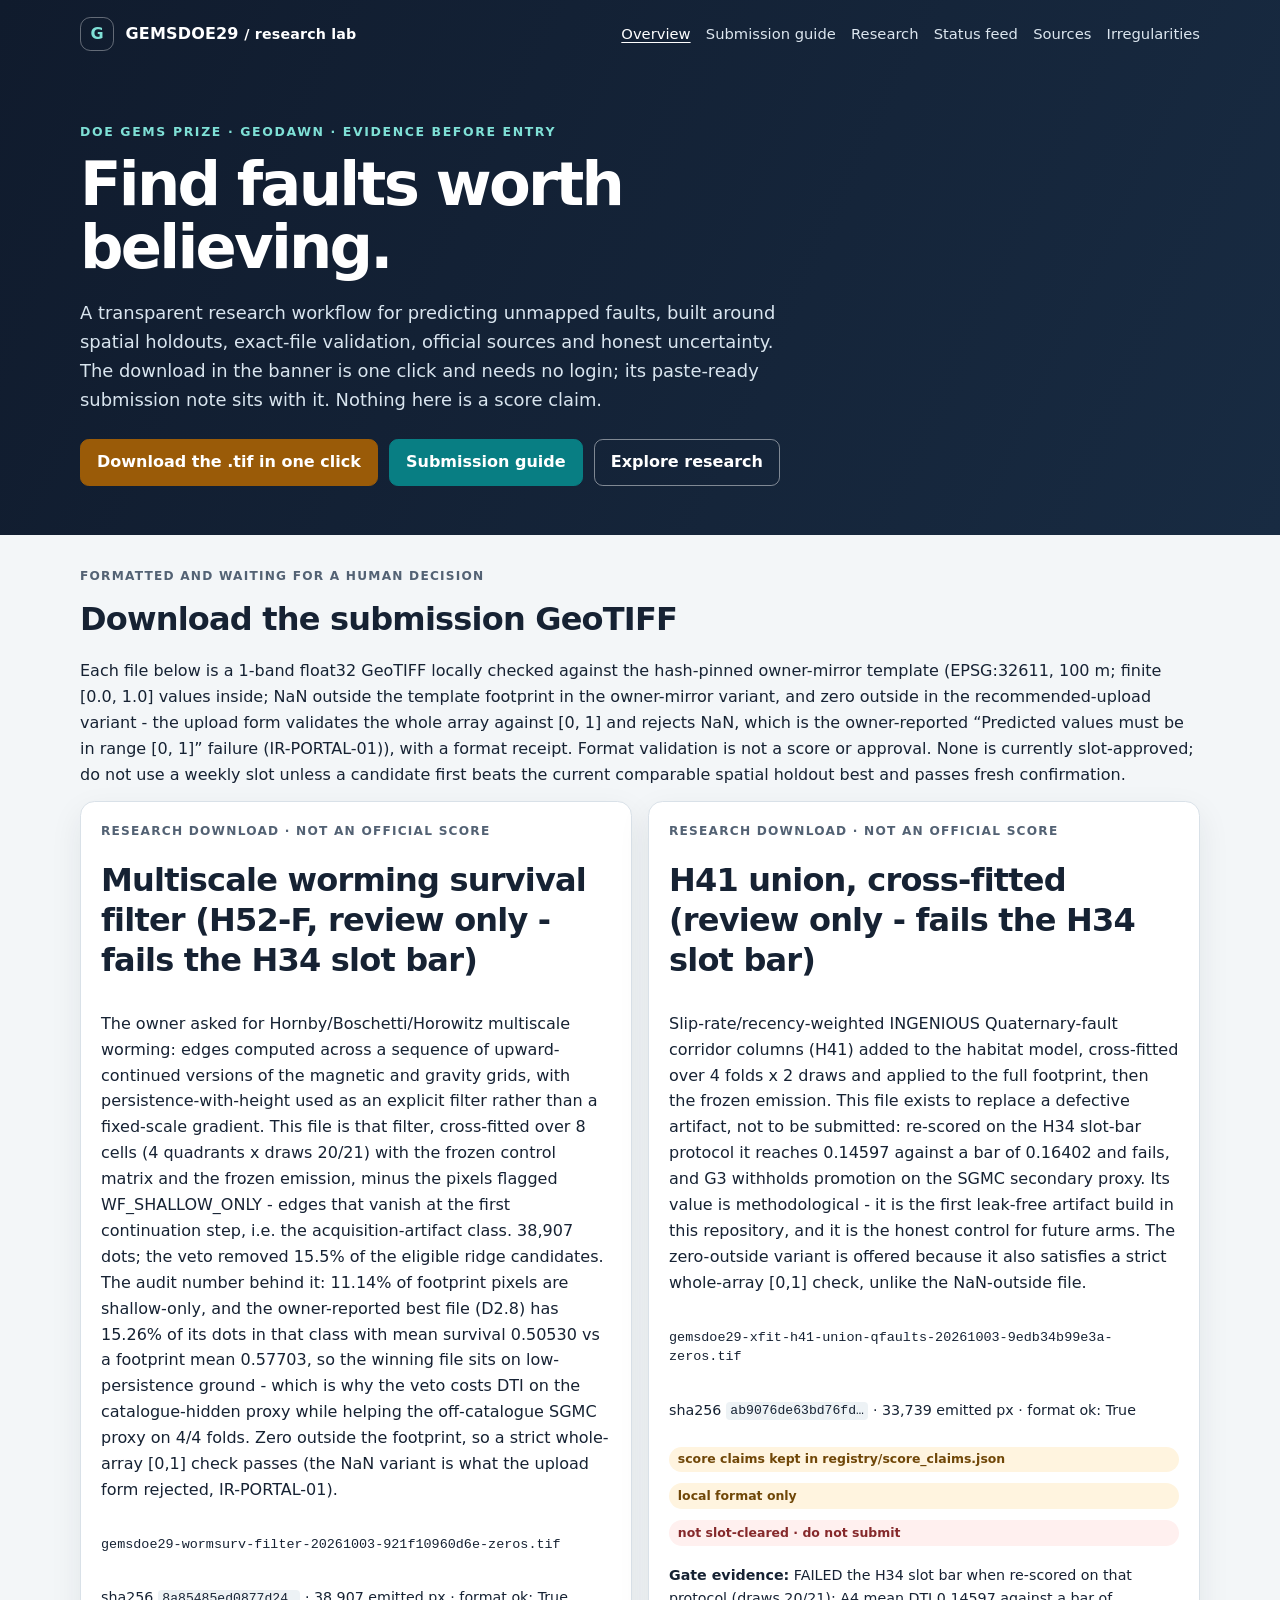
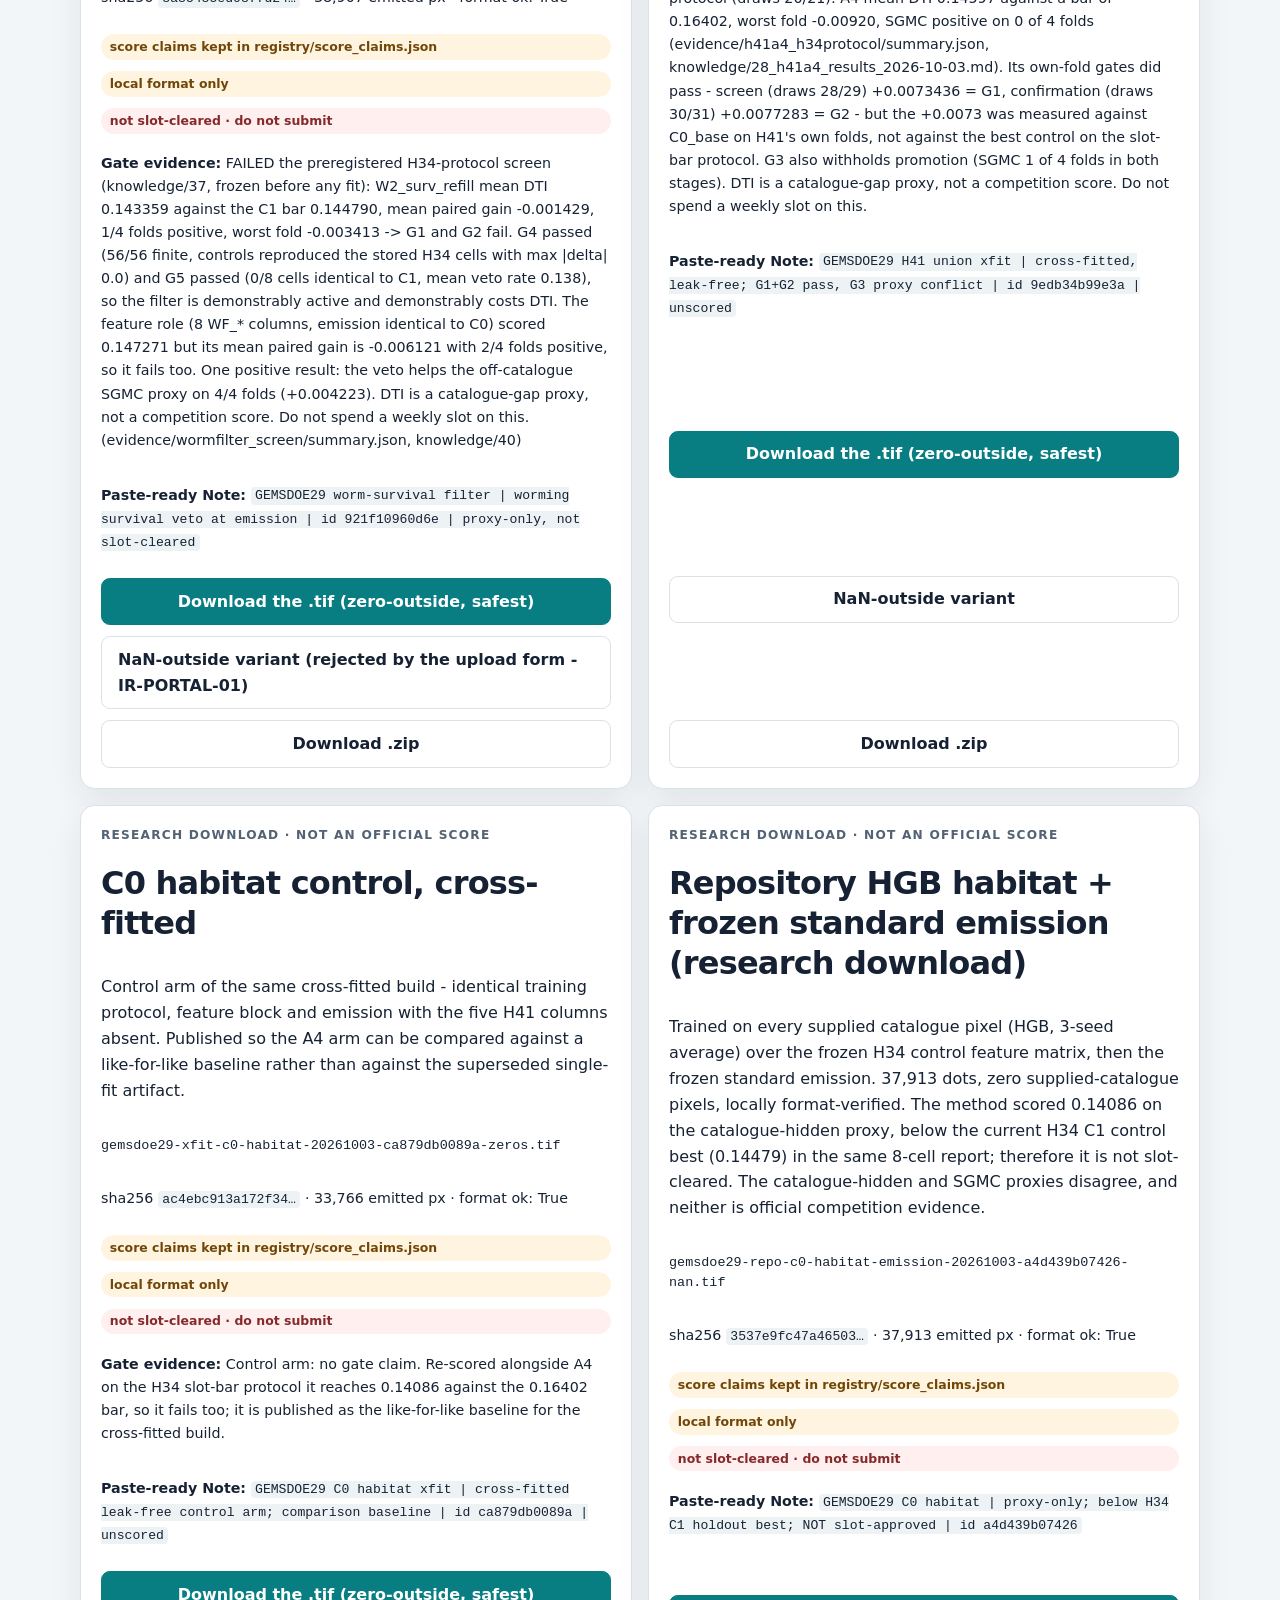
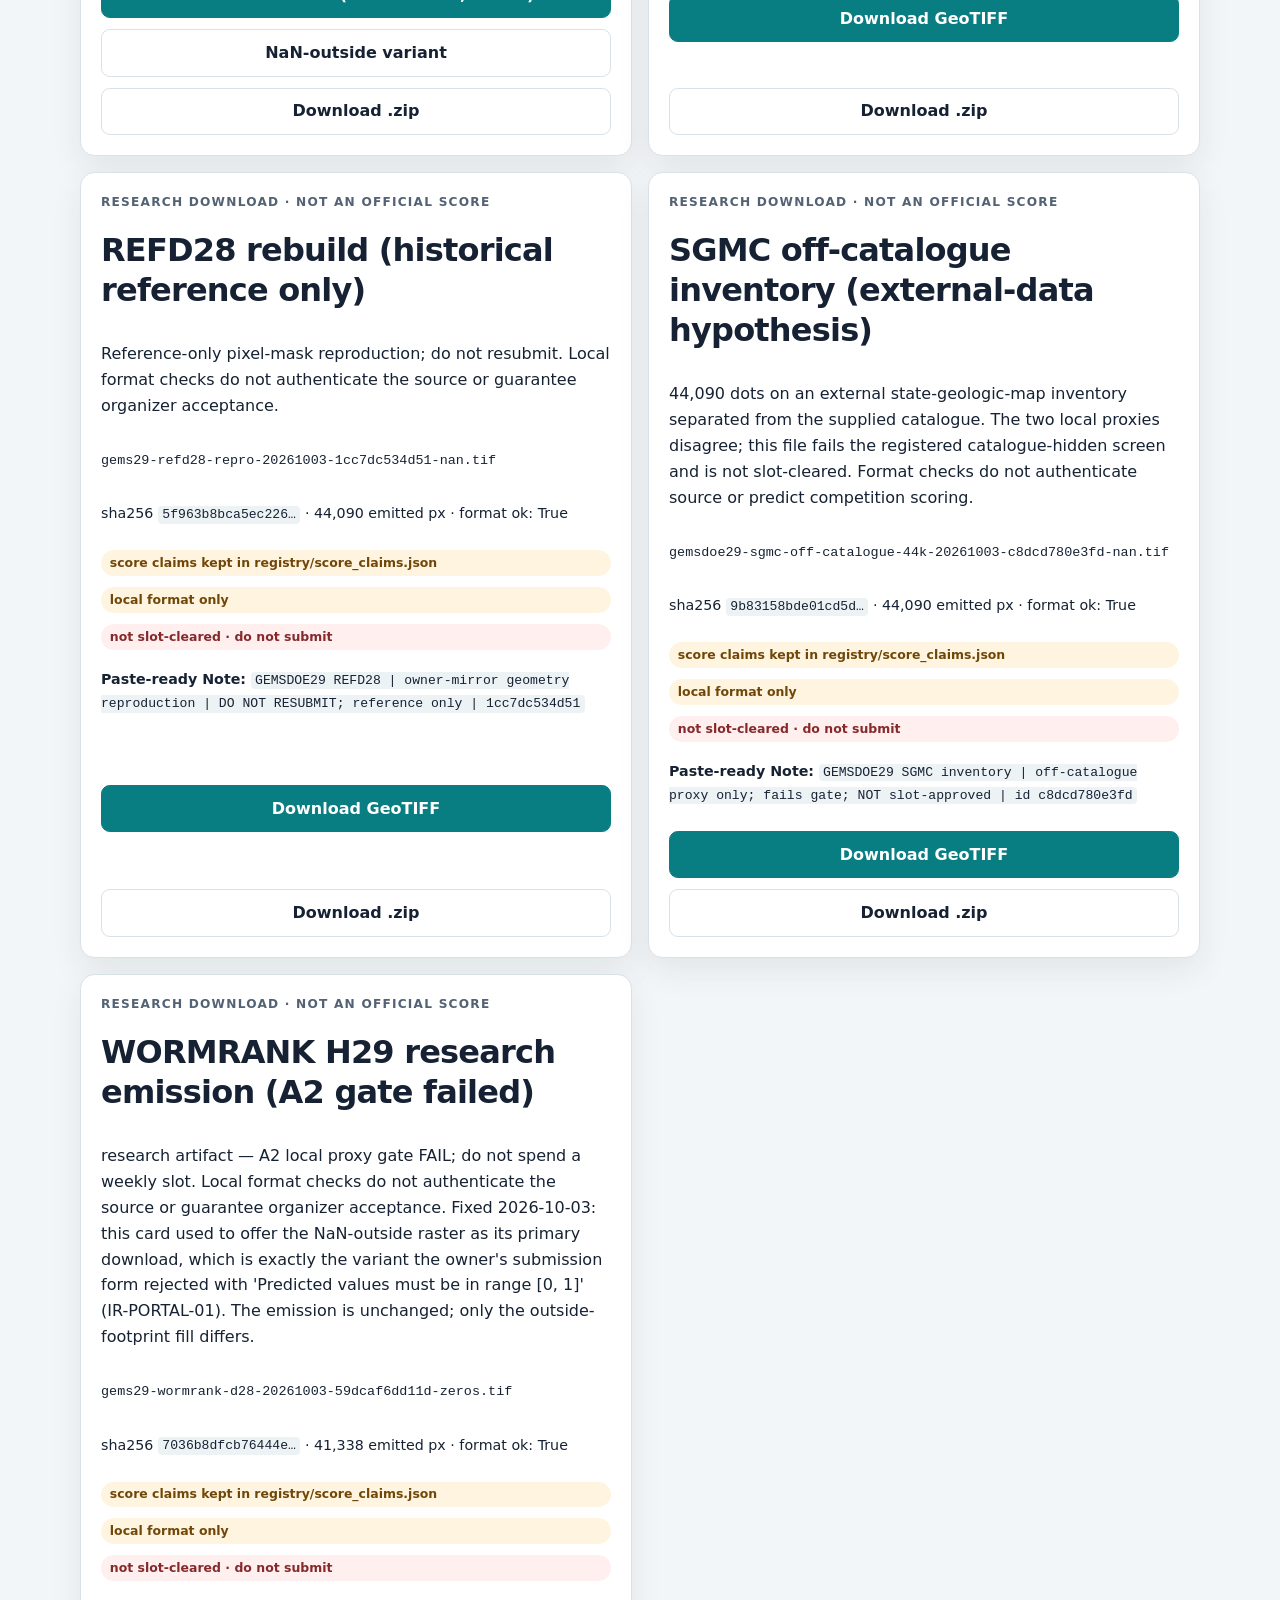
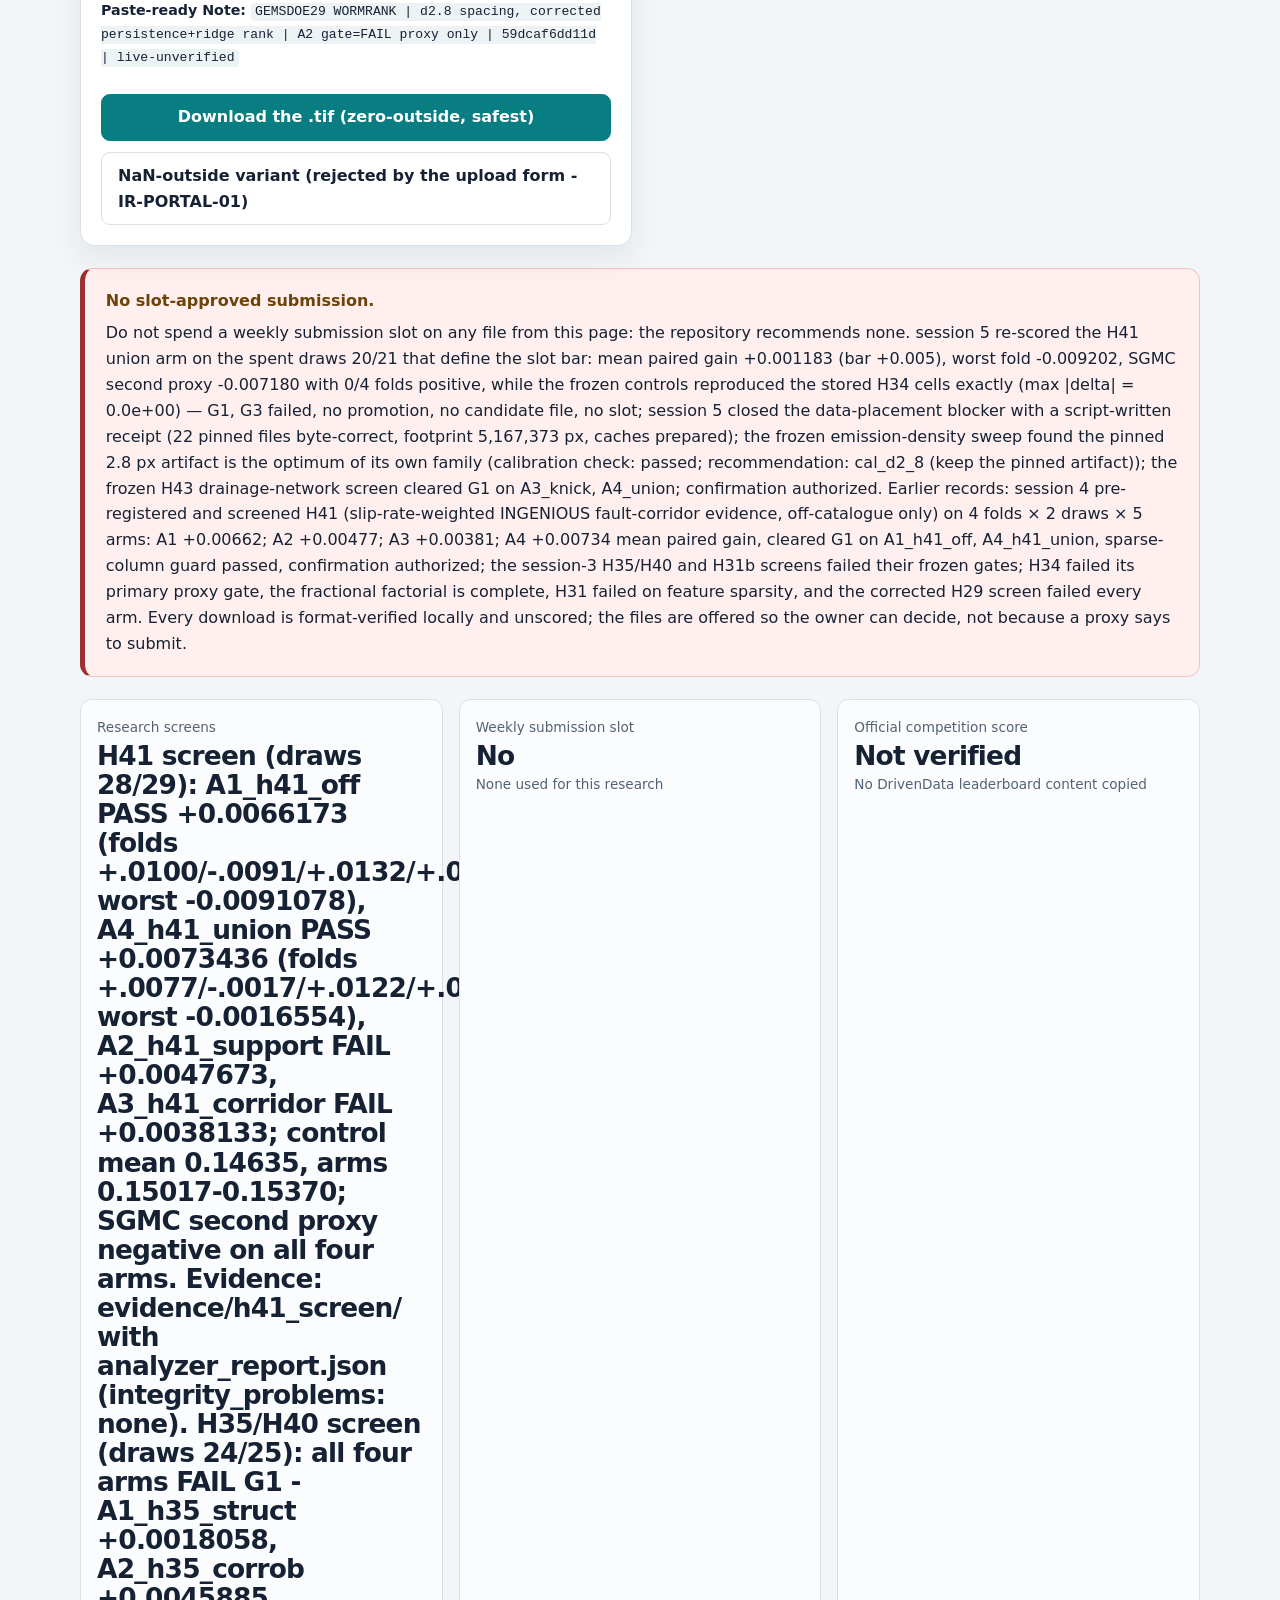
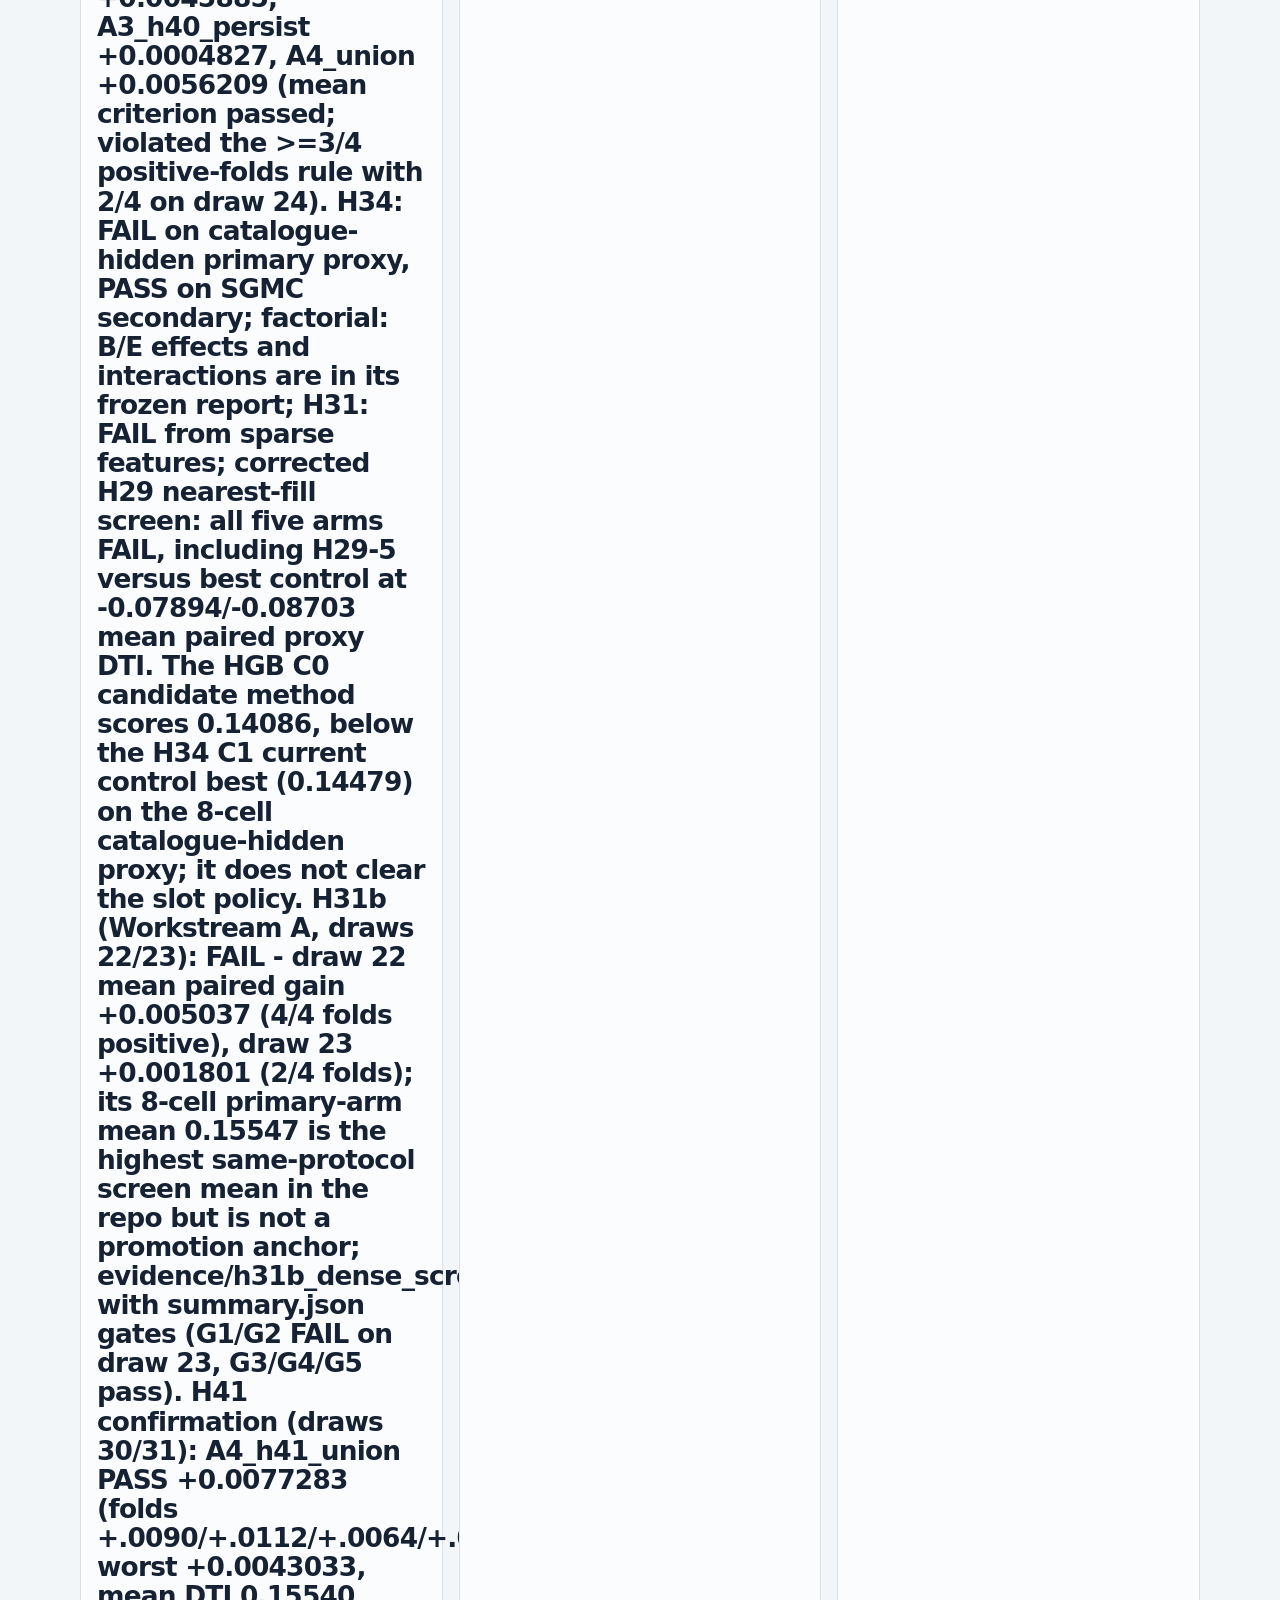
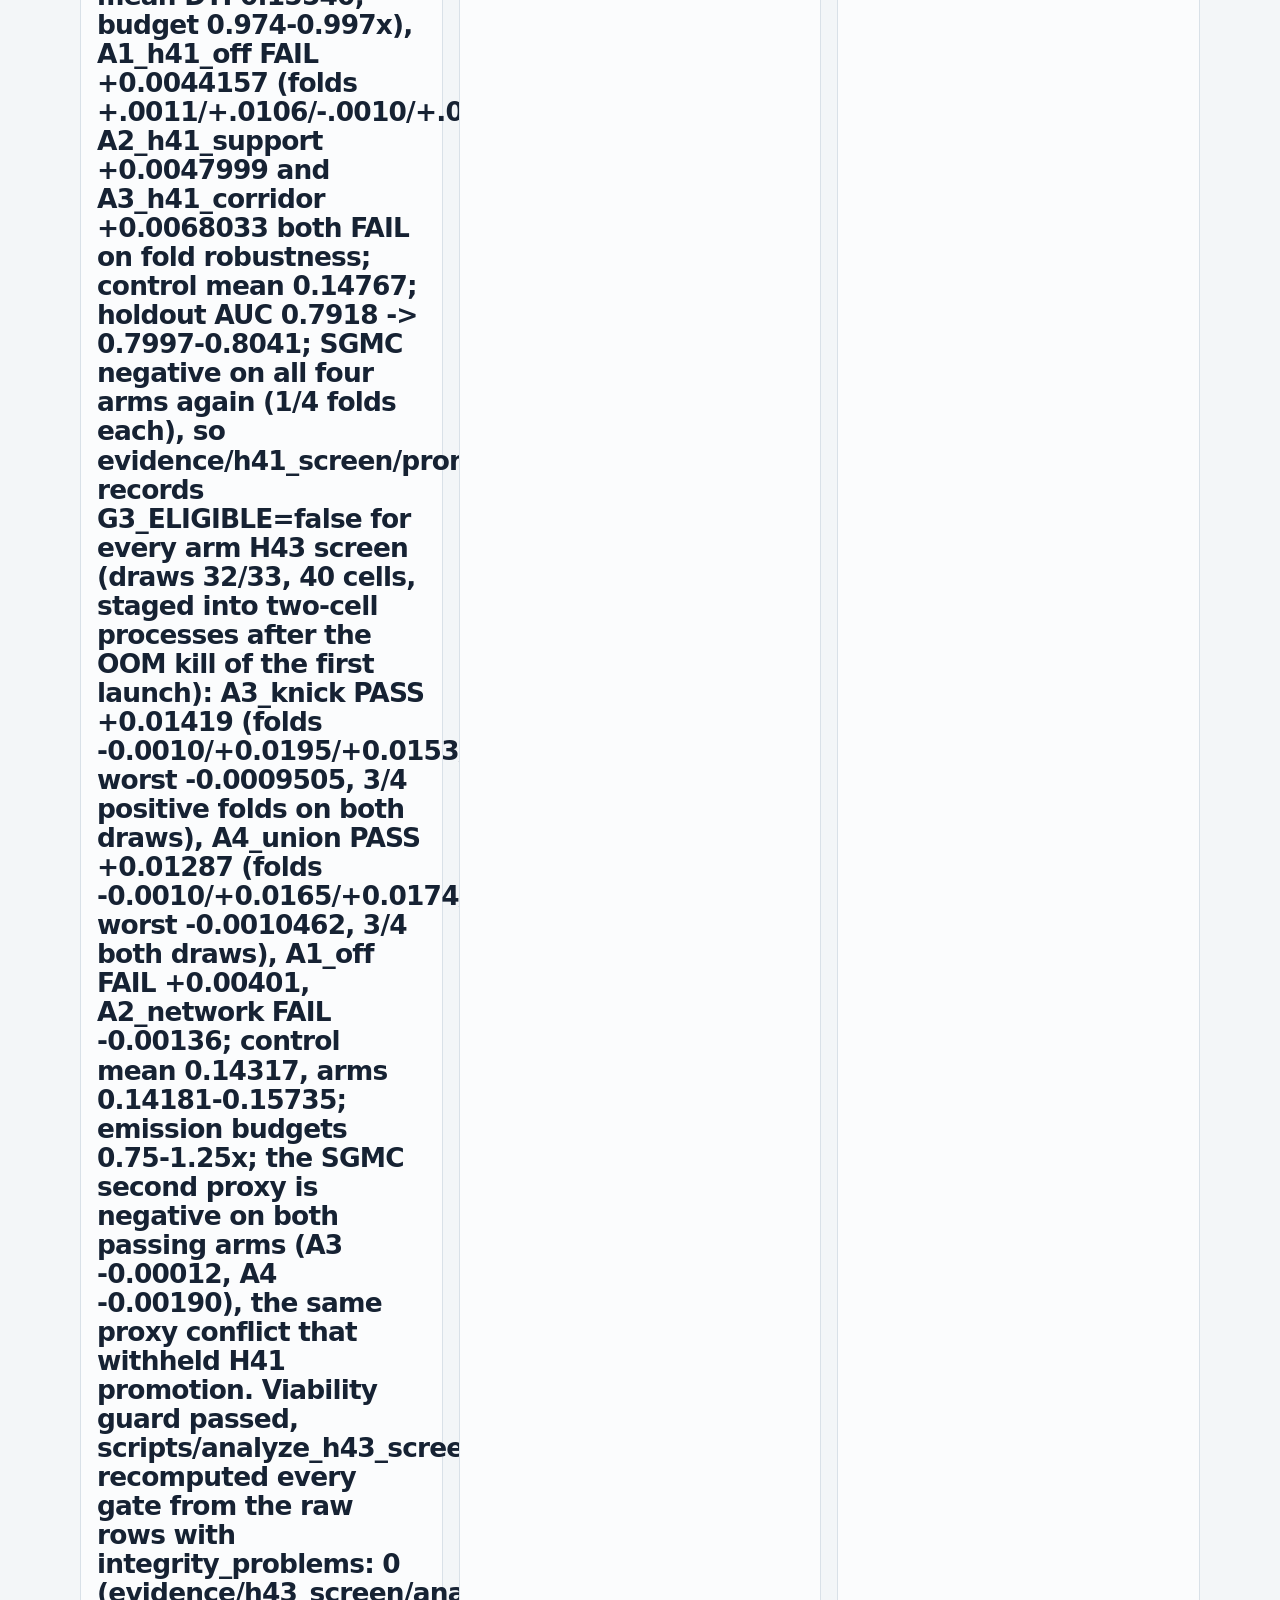
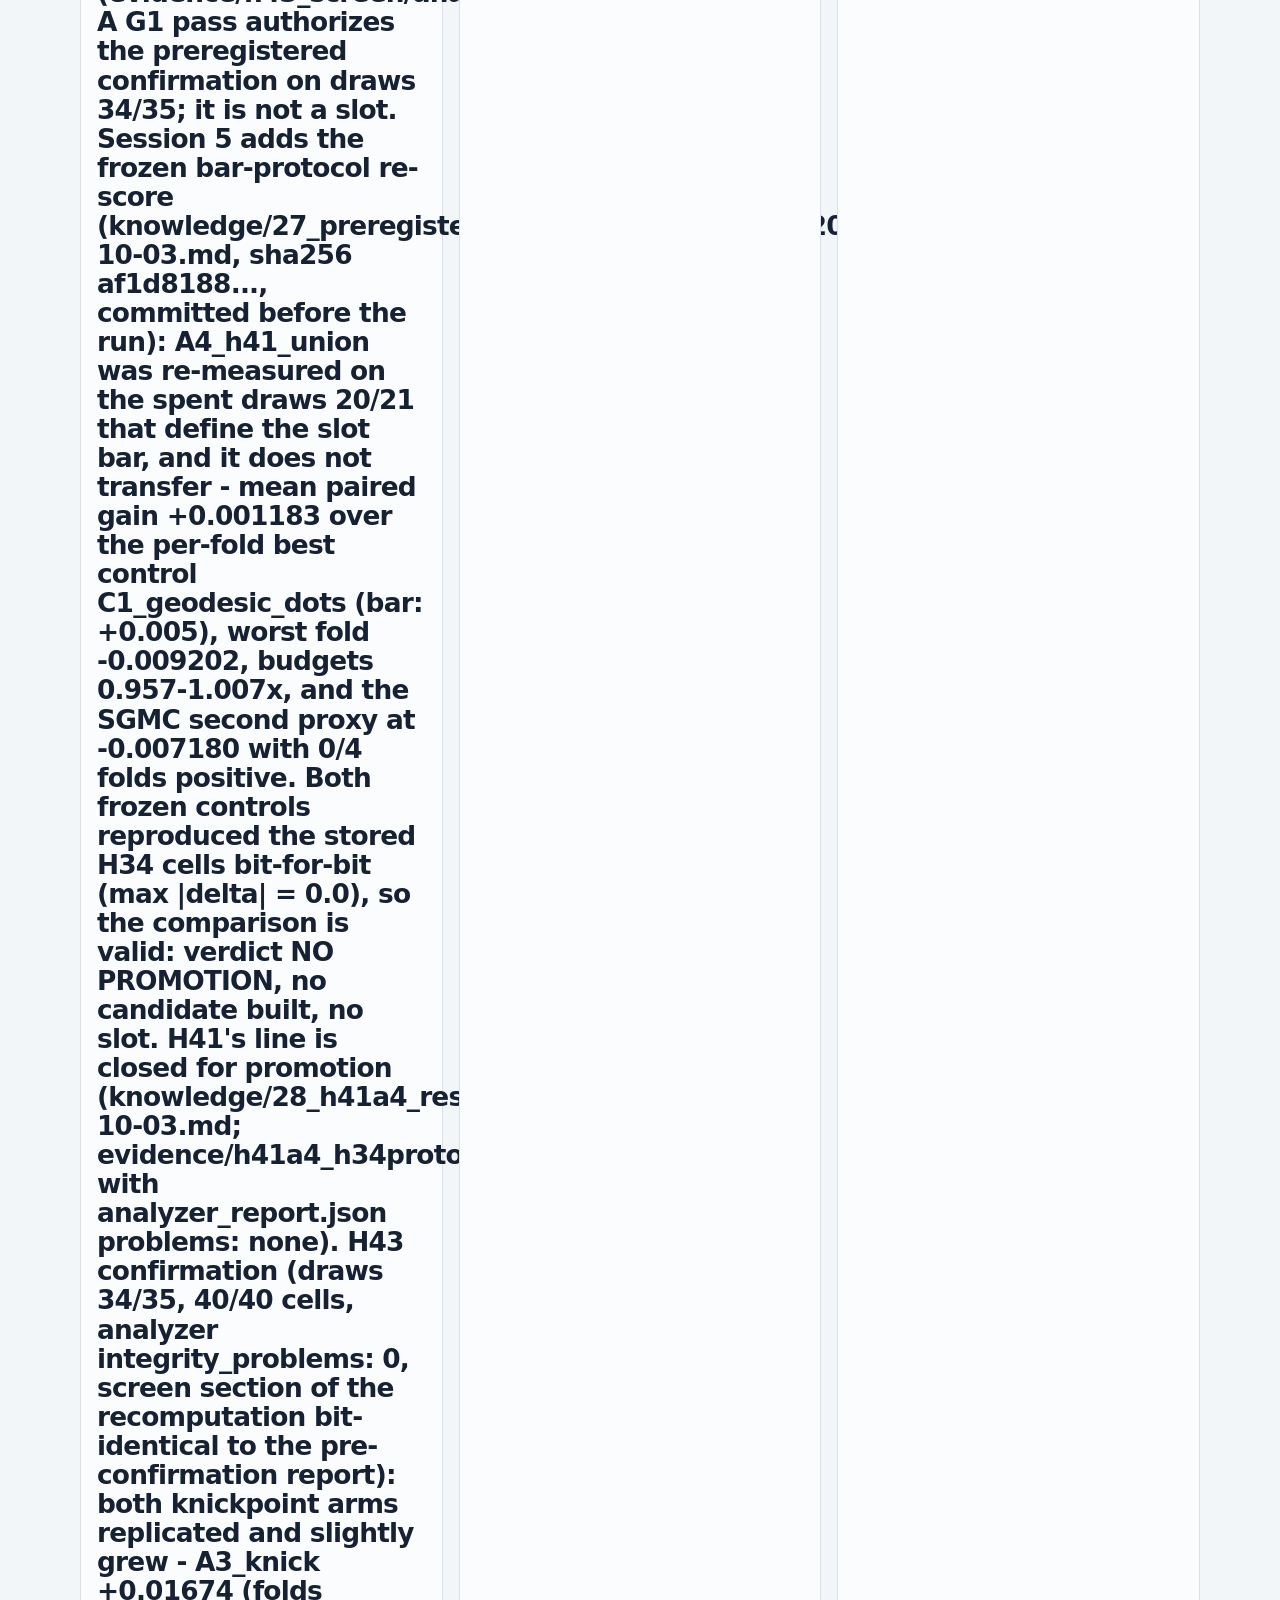
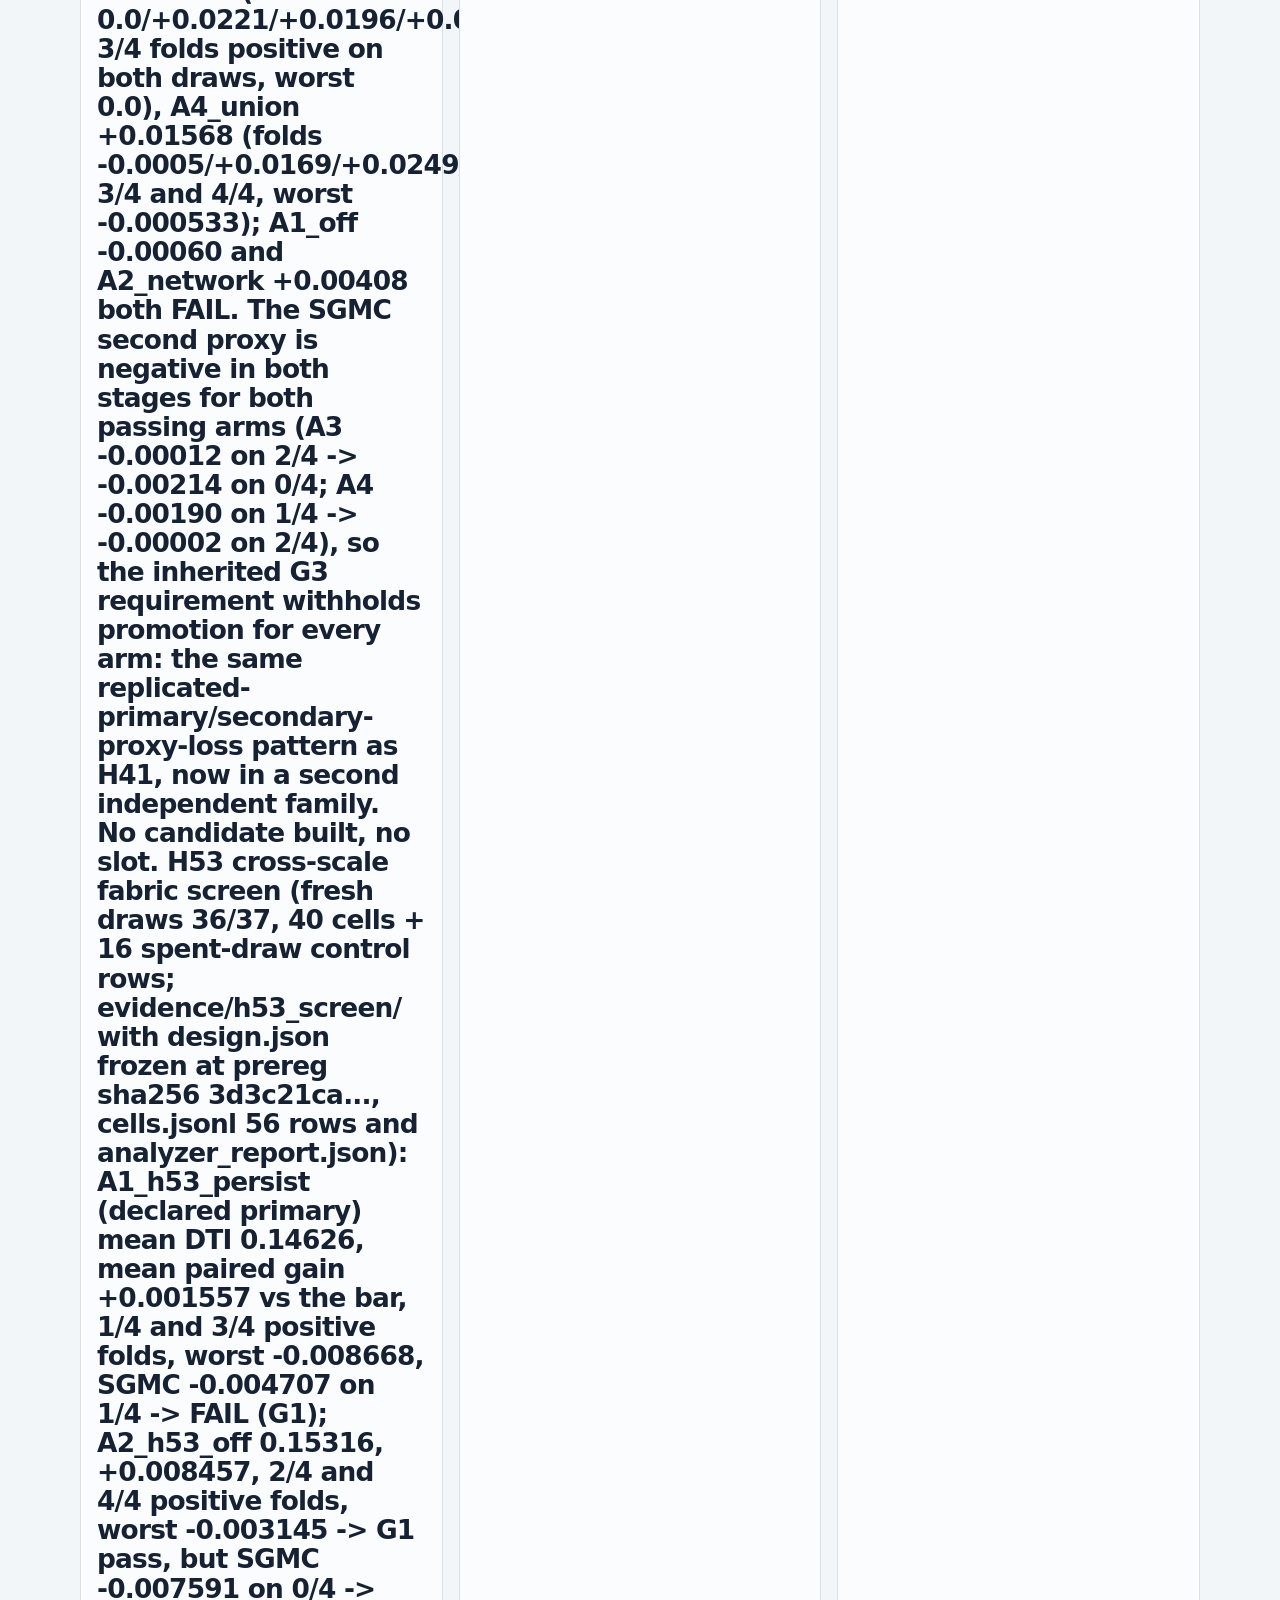
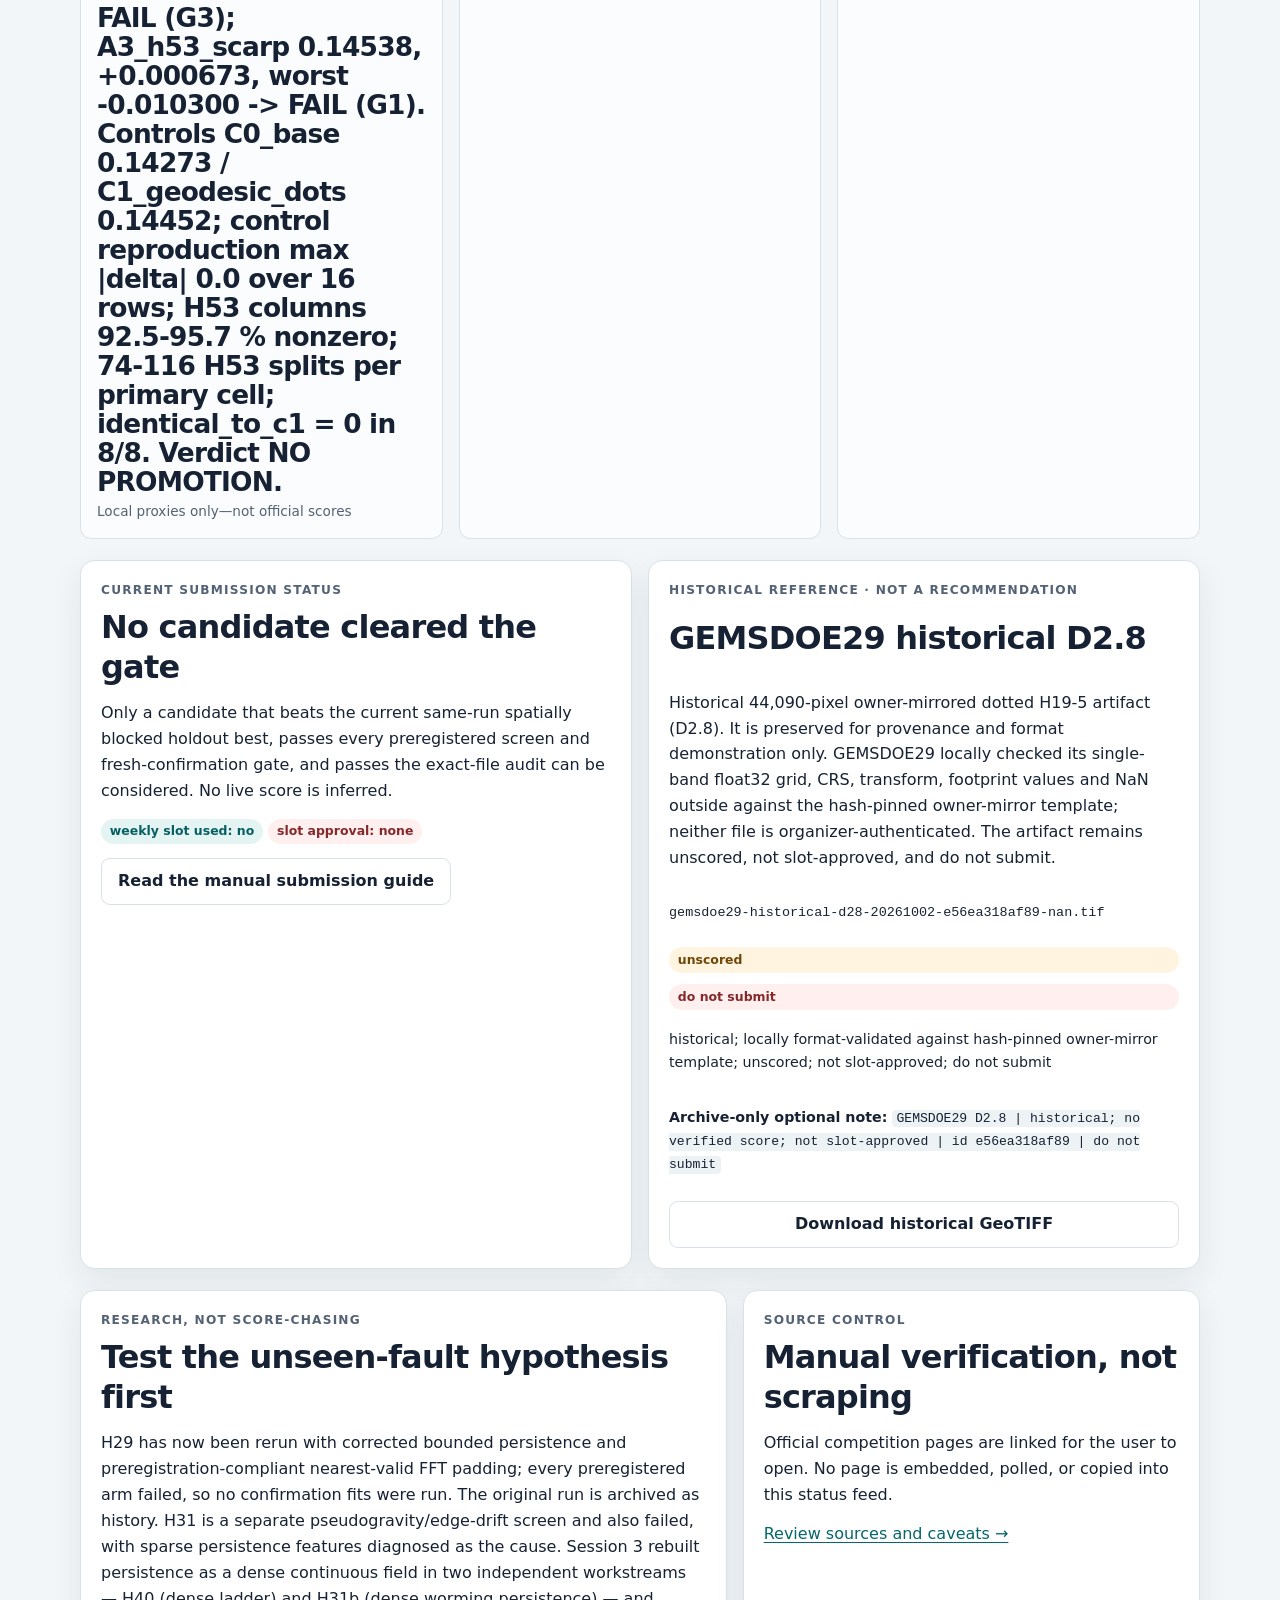
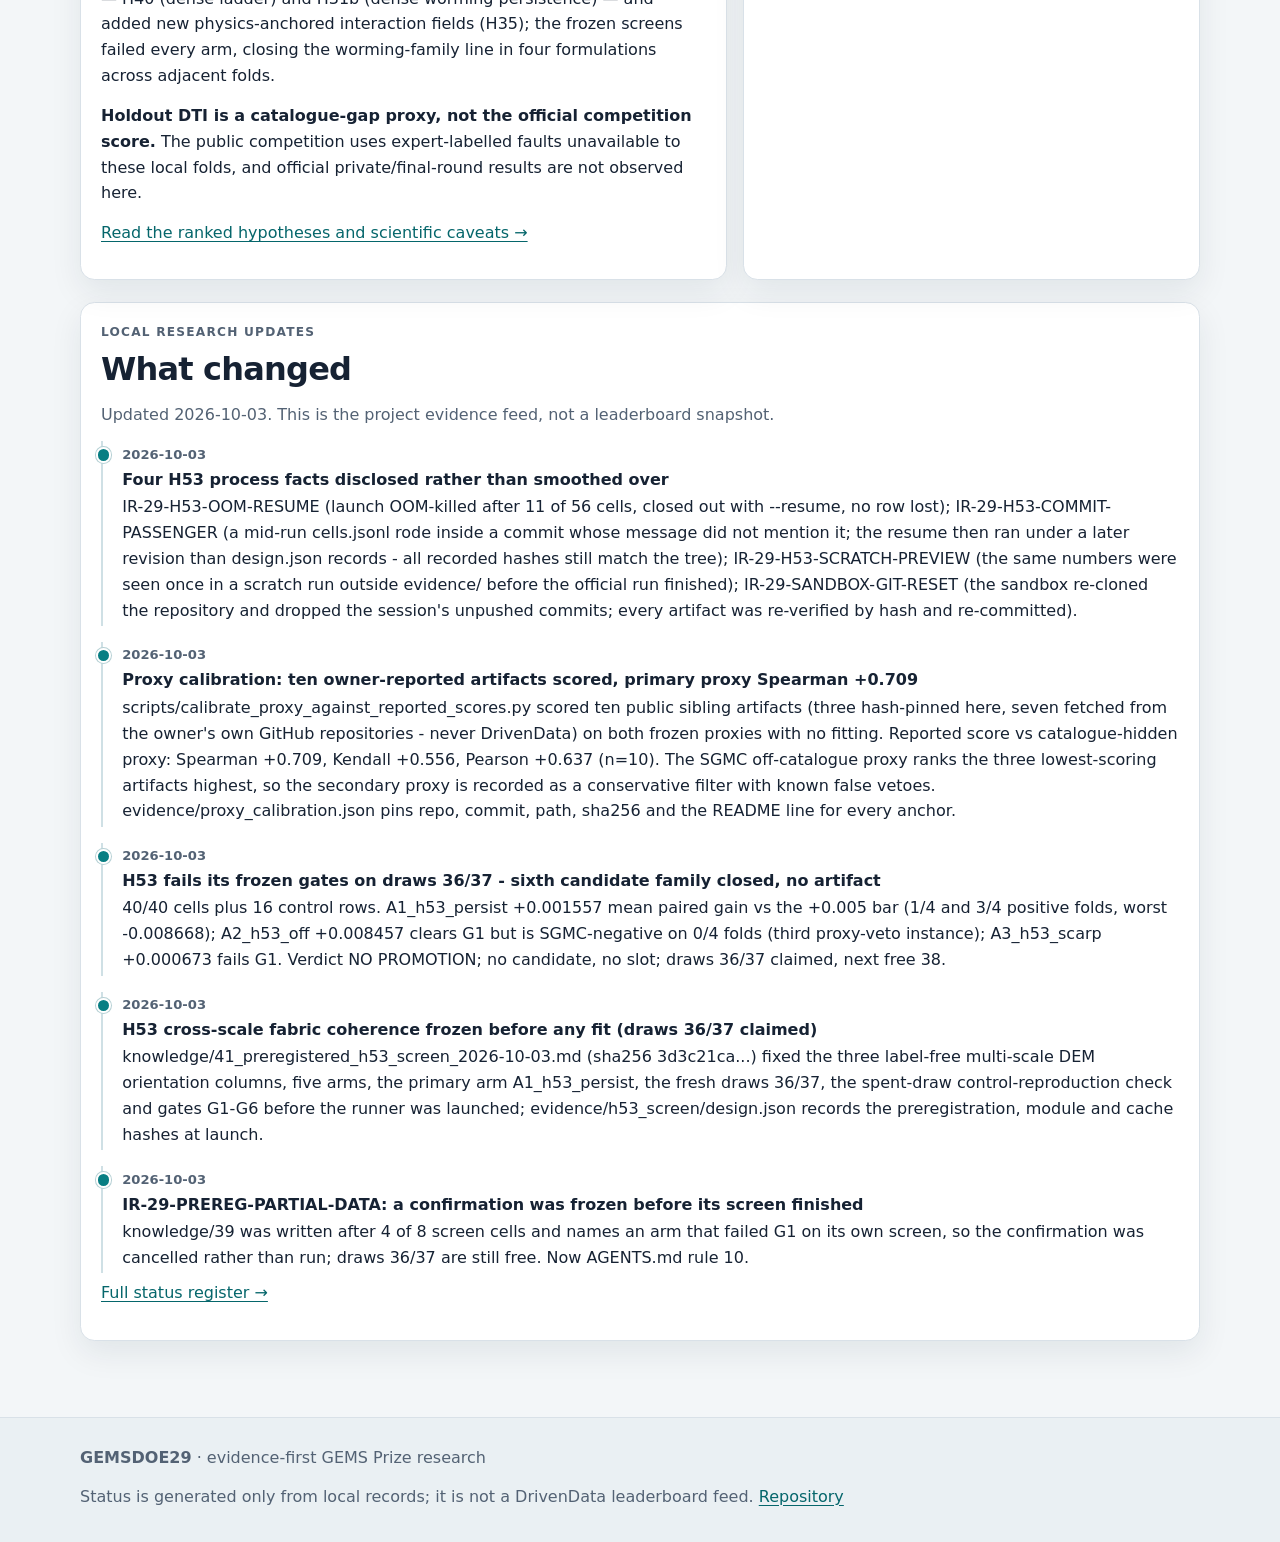
<file: index.html>
<!doctype html><html lang="en"><head><meta charset="utf-8"><meta name="viewport" content="width=device-width, initial-scale=1"><meta http-equiv="refresh" content="0; url=docs/index.html"><link rel="canonical" href="https://buffedlizard55-lab.github.io/GEMSDOE29/docs/"><title>GEMSDOE29 — opening research site</title></head><body><main><h1>GEMSDOE29</h1><p>The research site is opening.</p><p><a href="docs/index.html">Open the GEMS Prize research site</a></p></main></body></html>
</file>
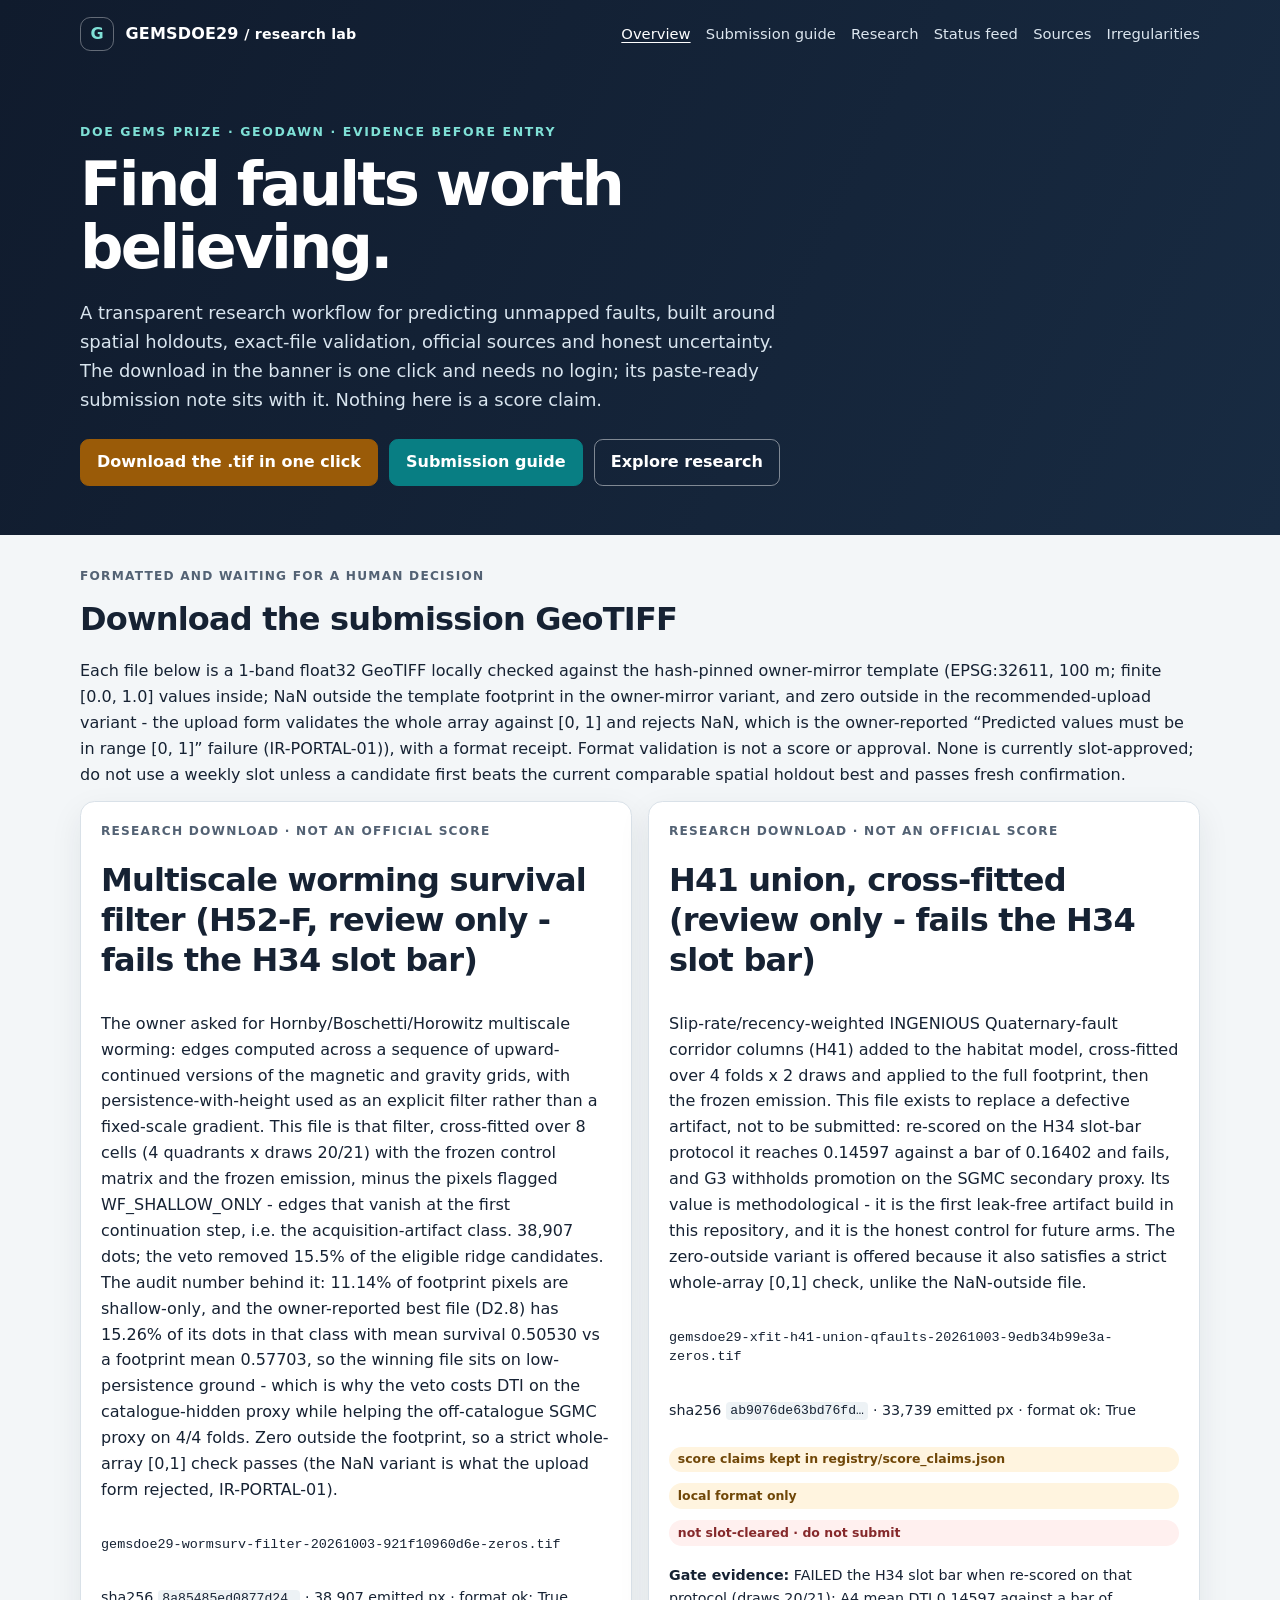
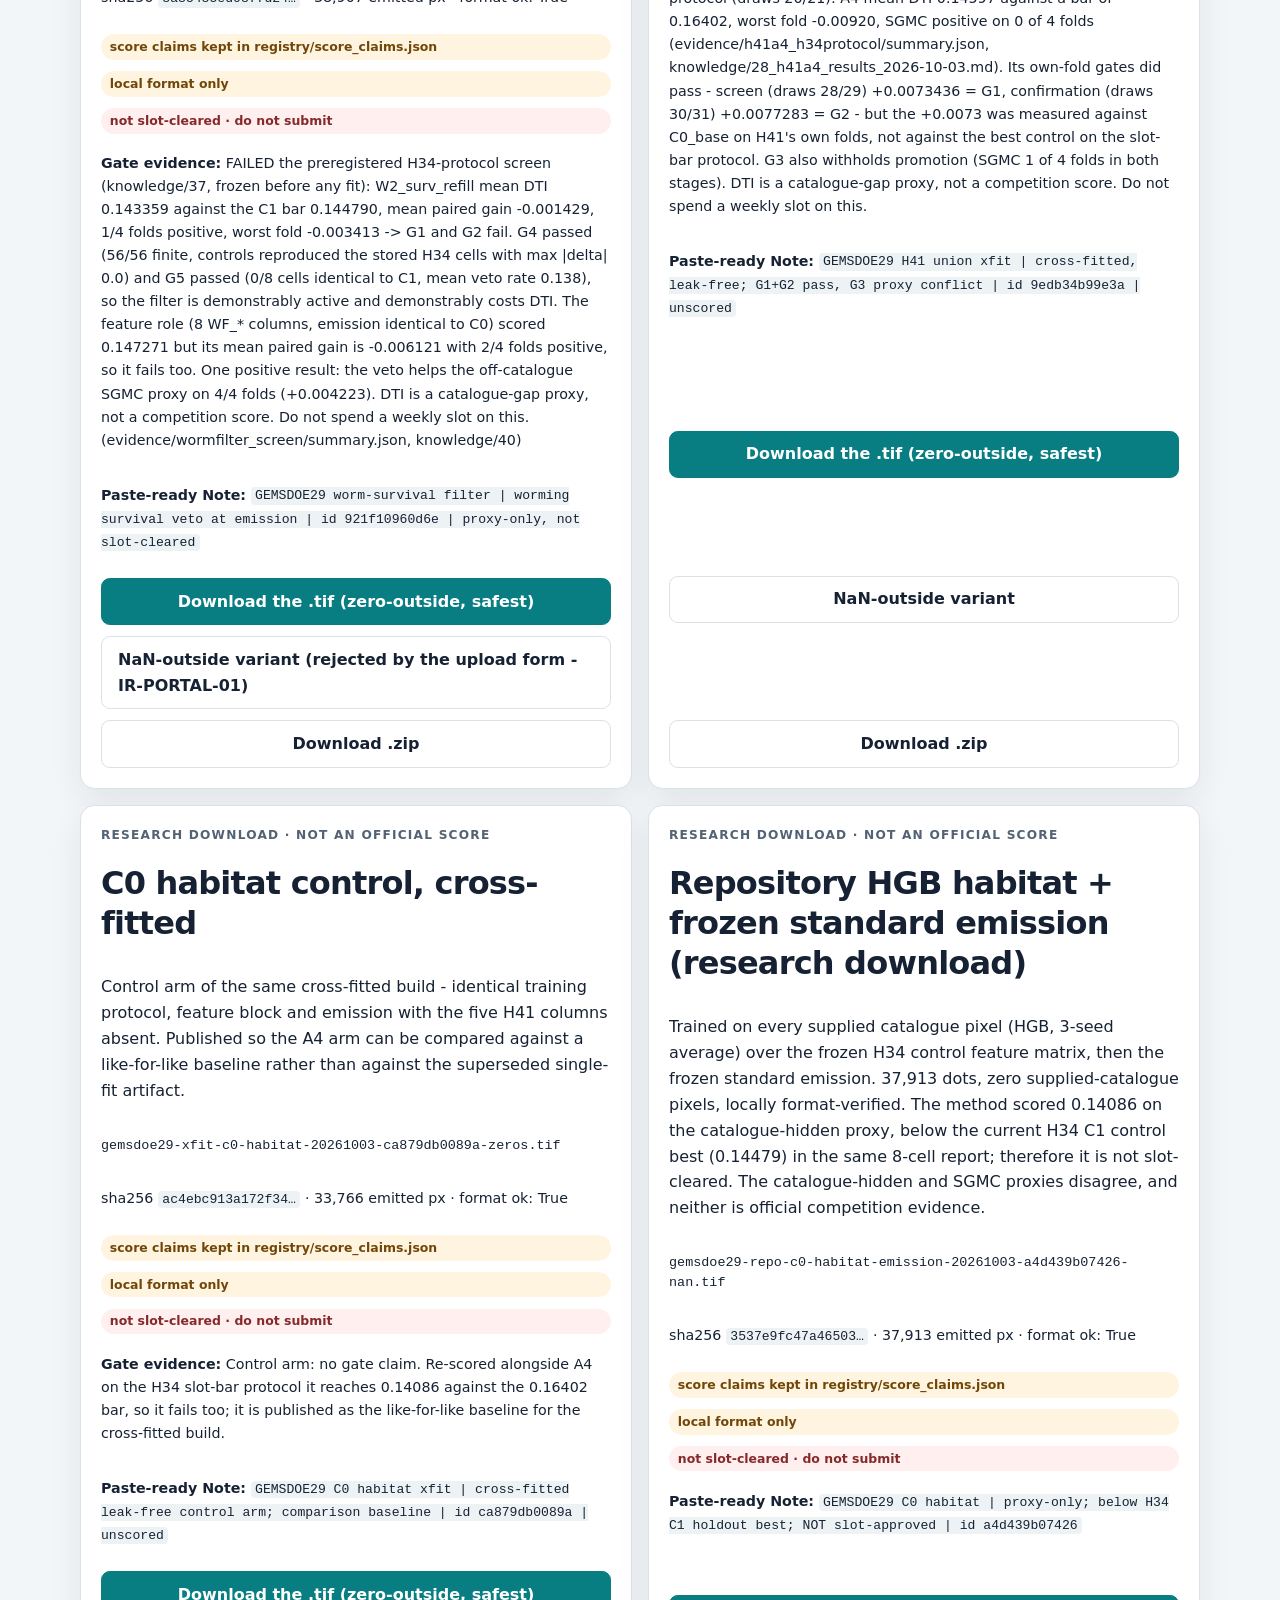
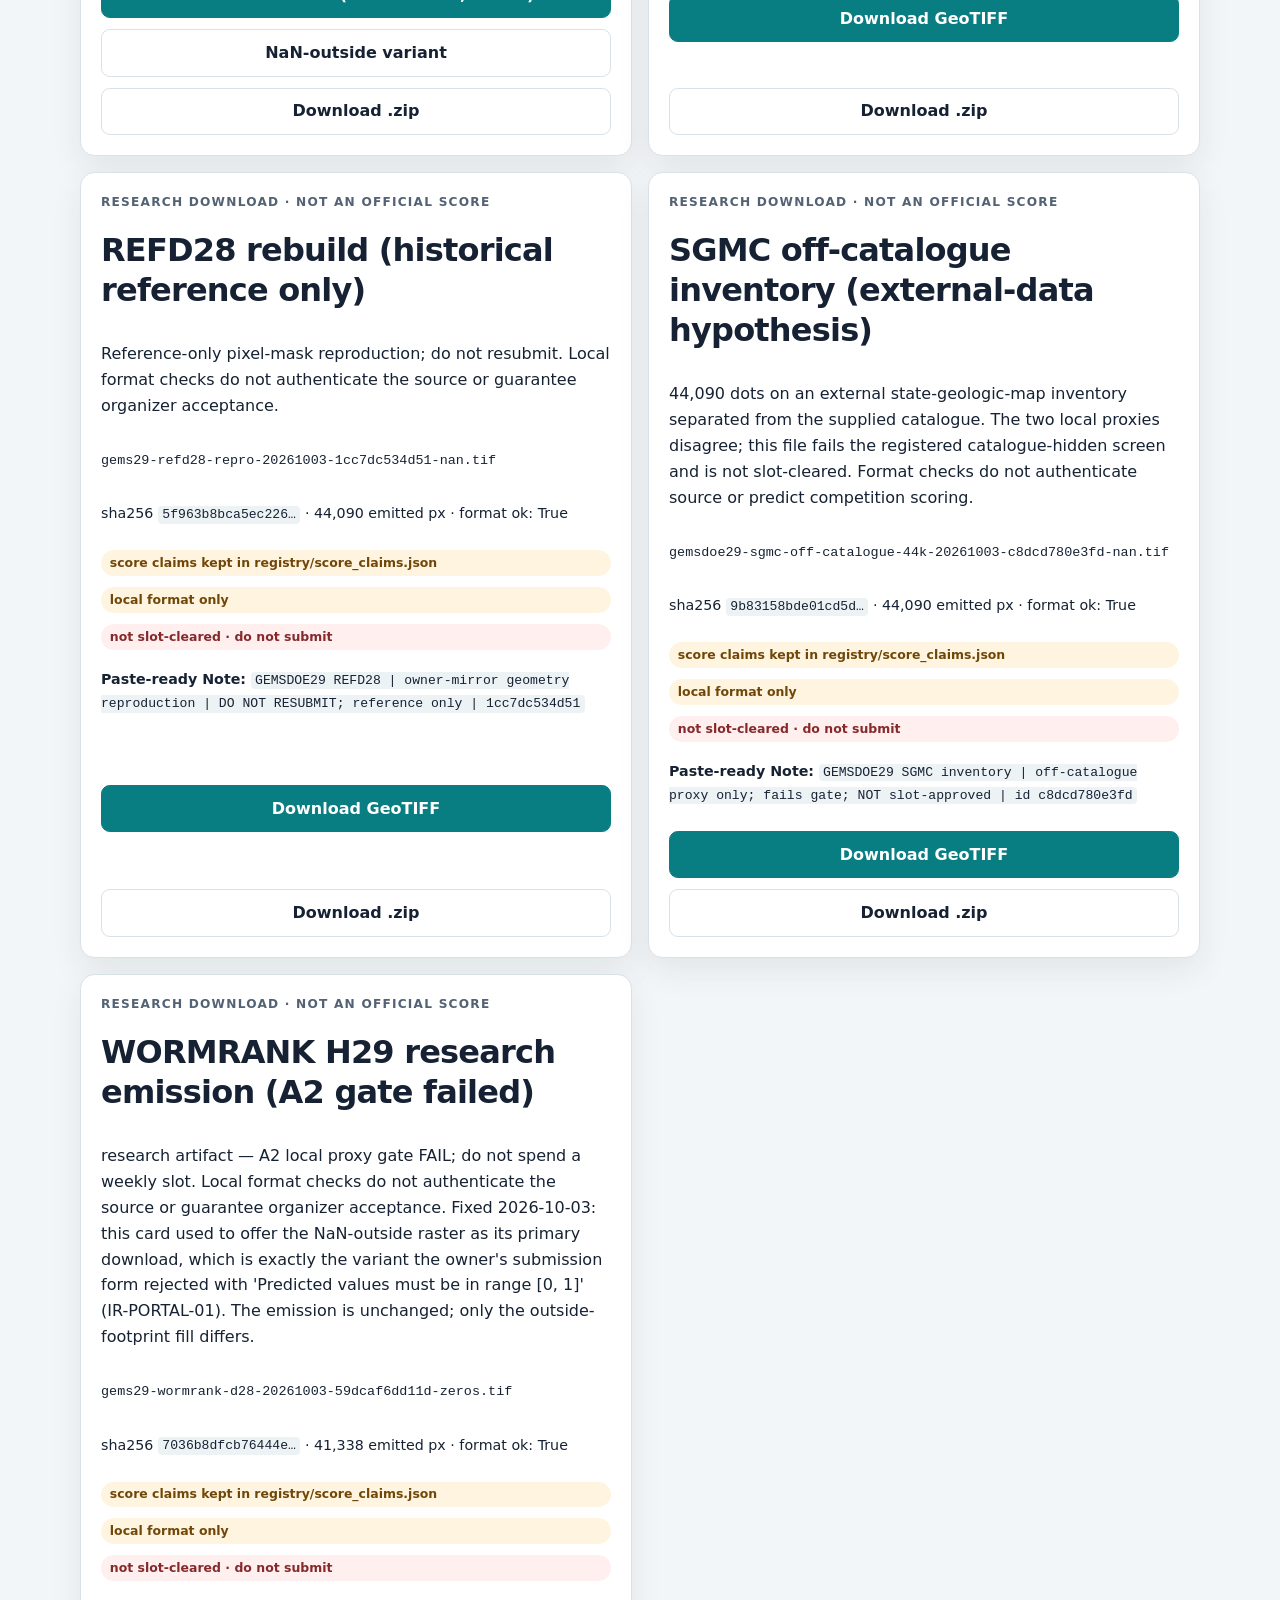
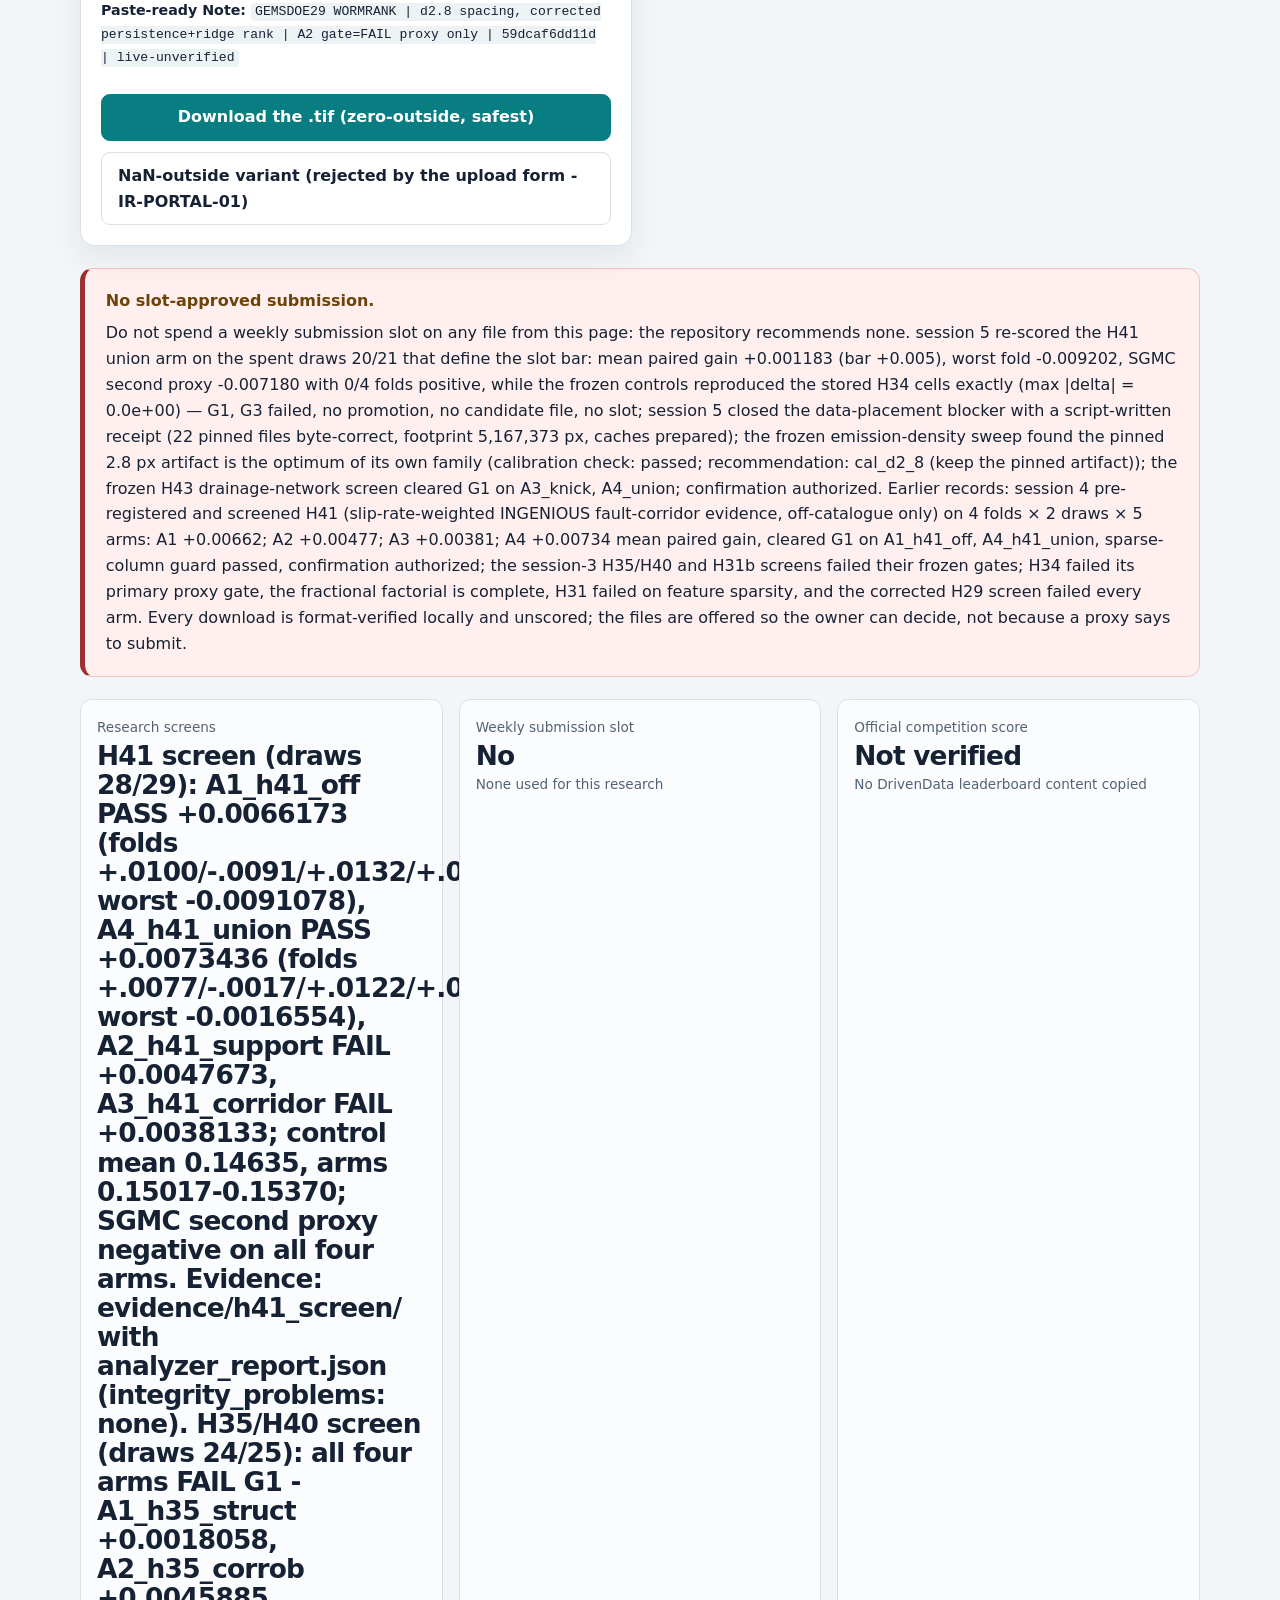
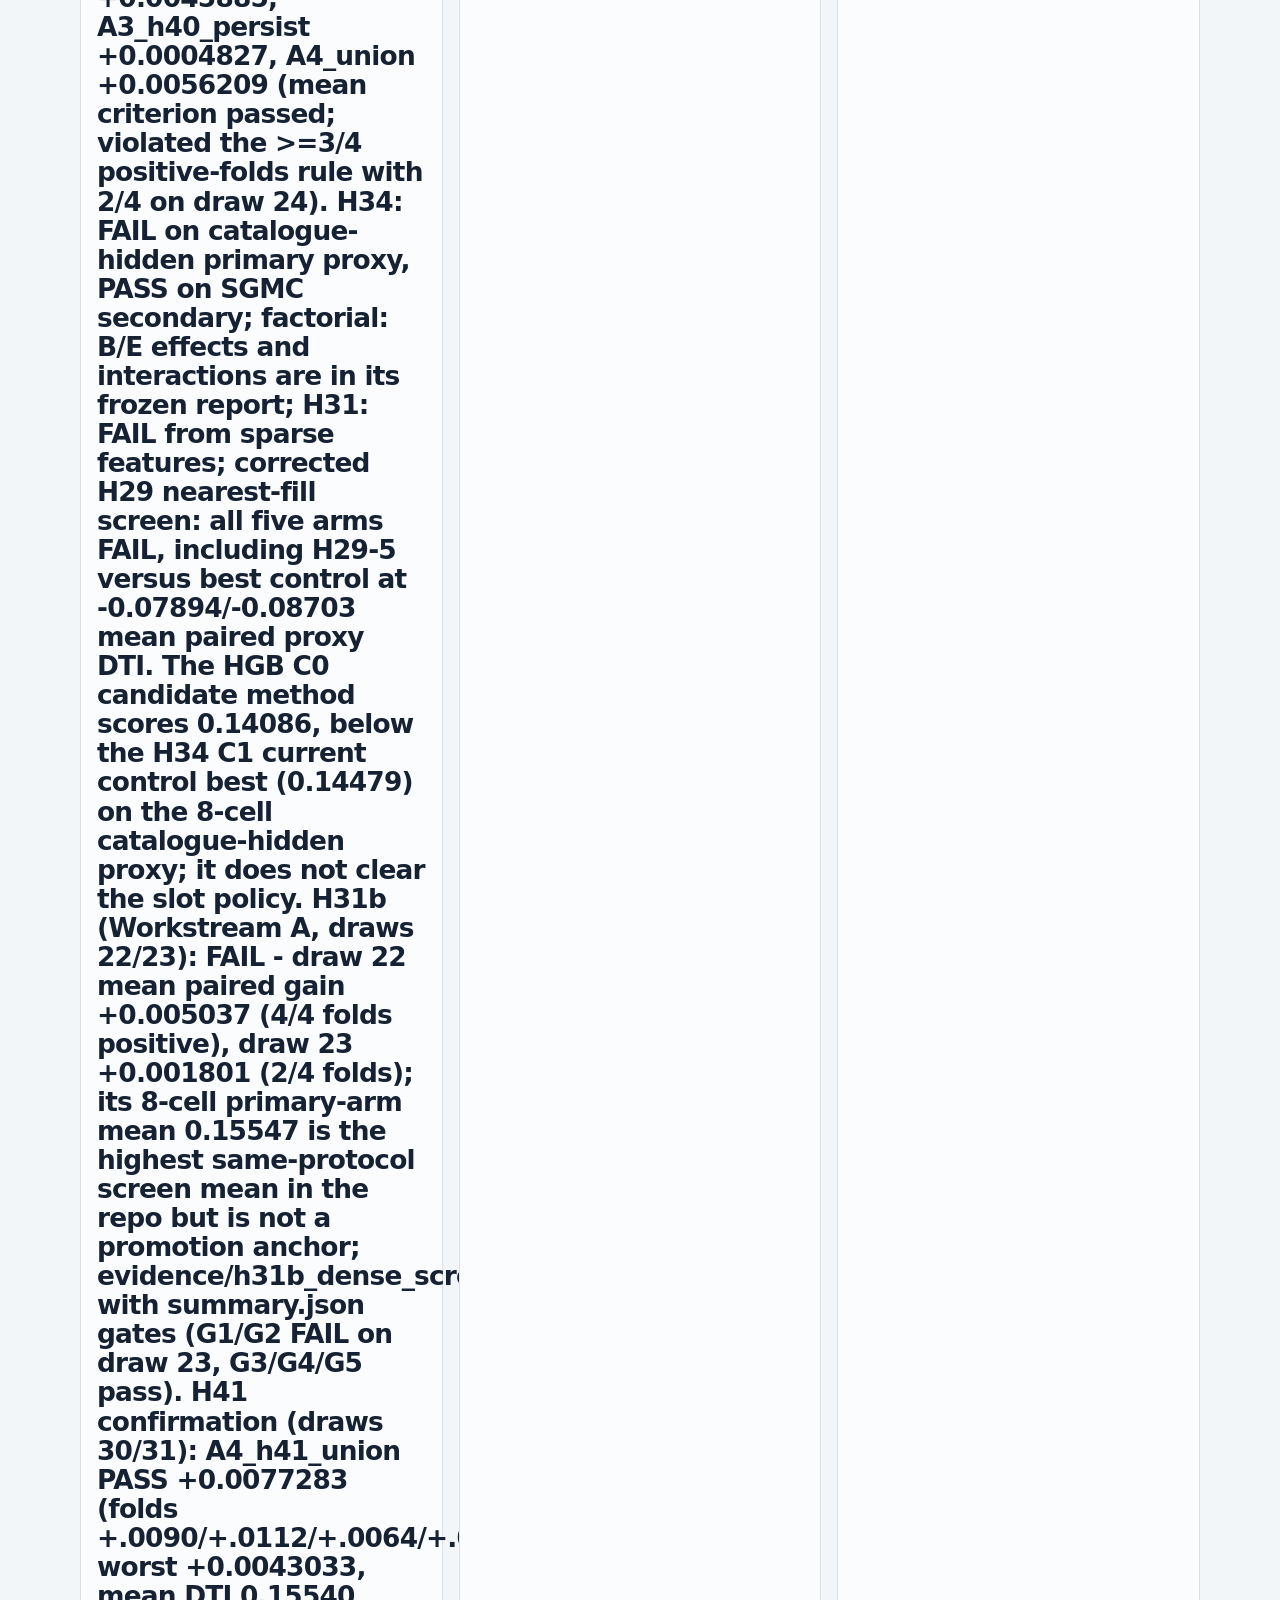
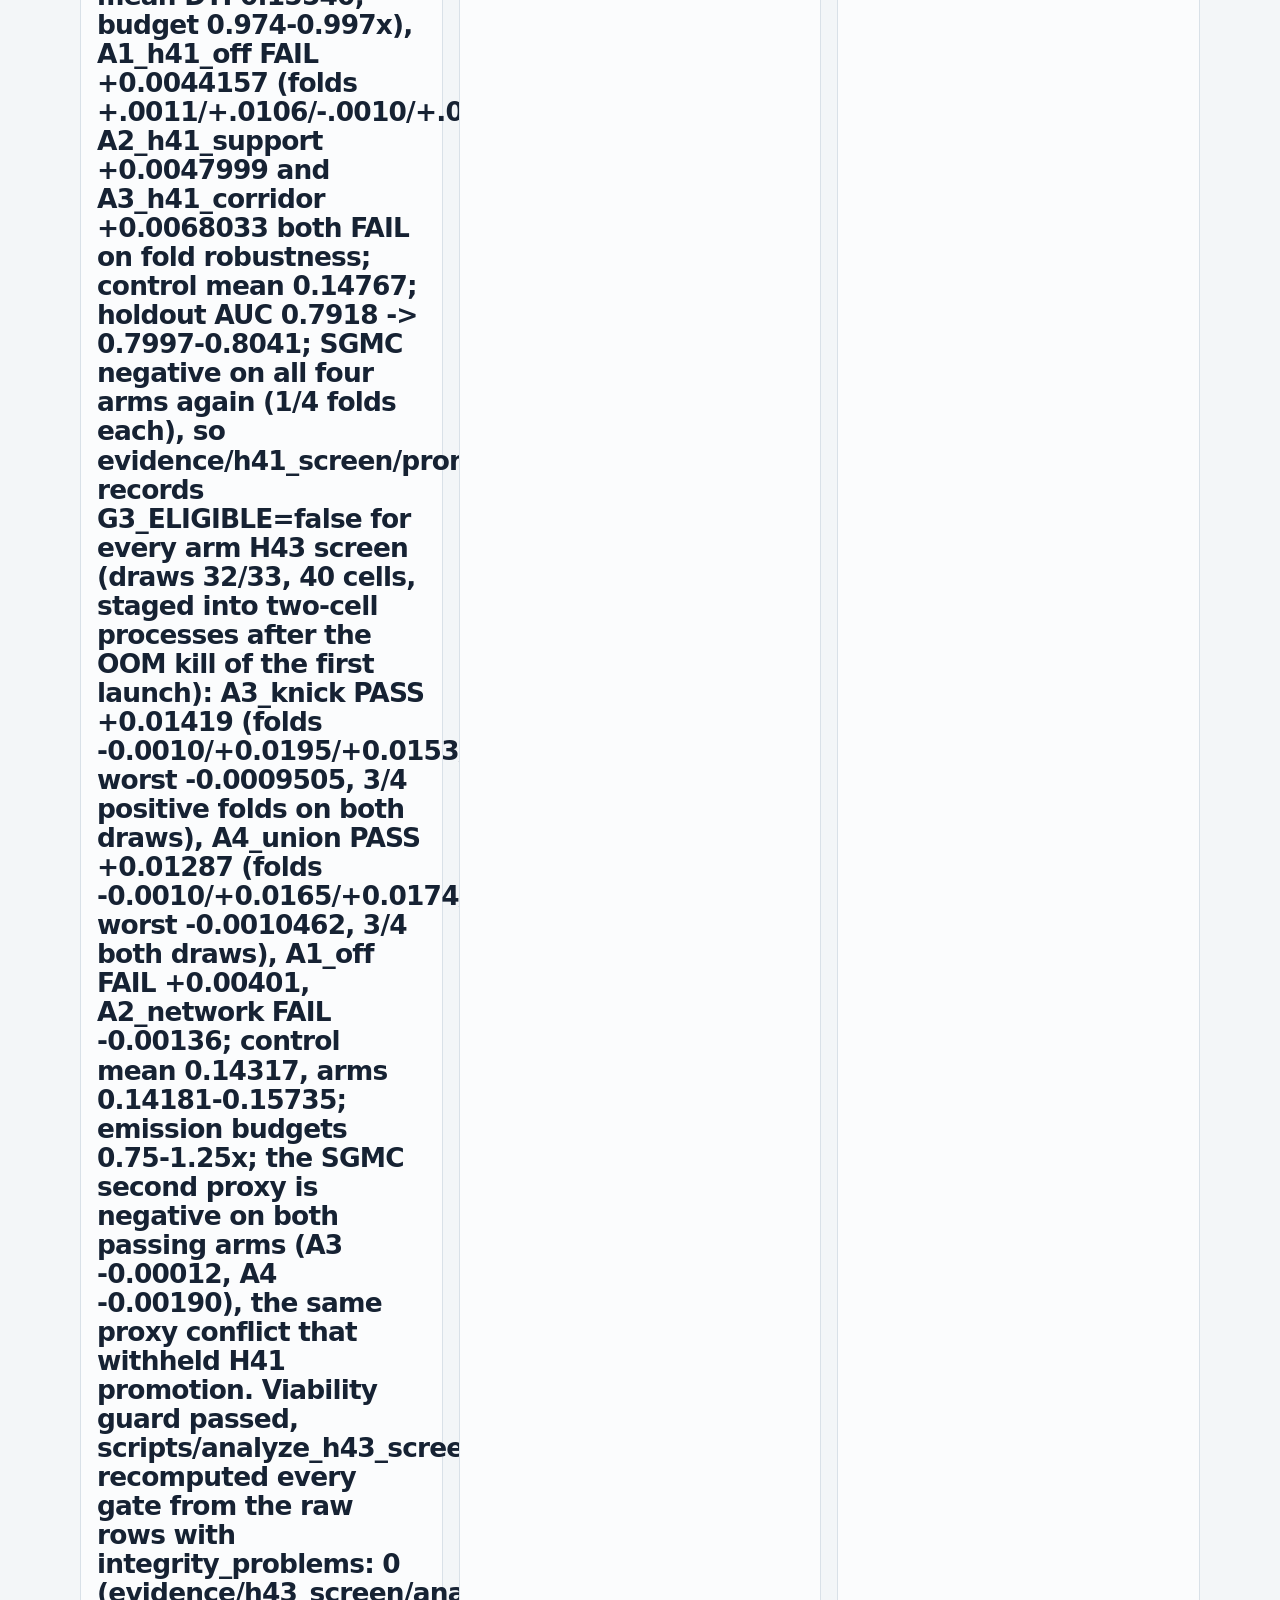
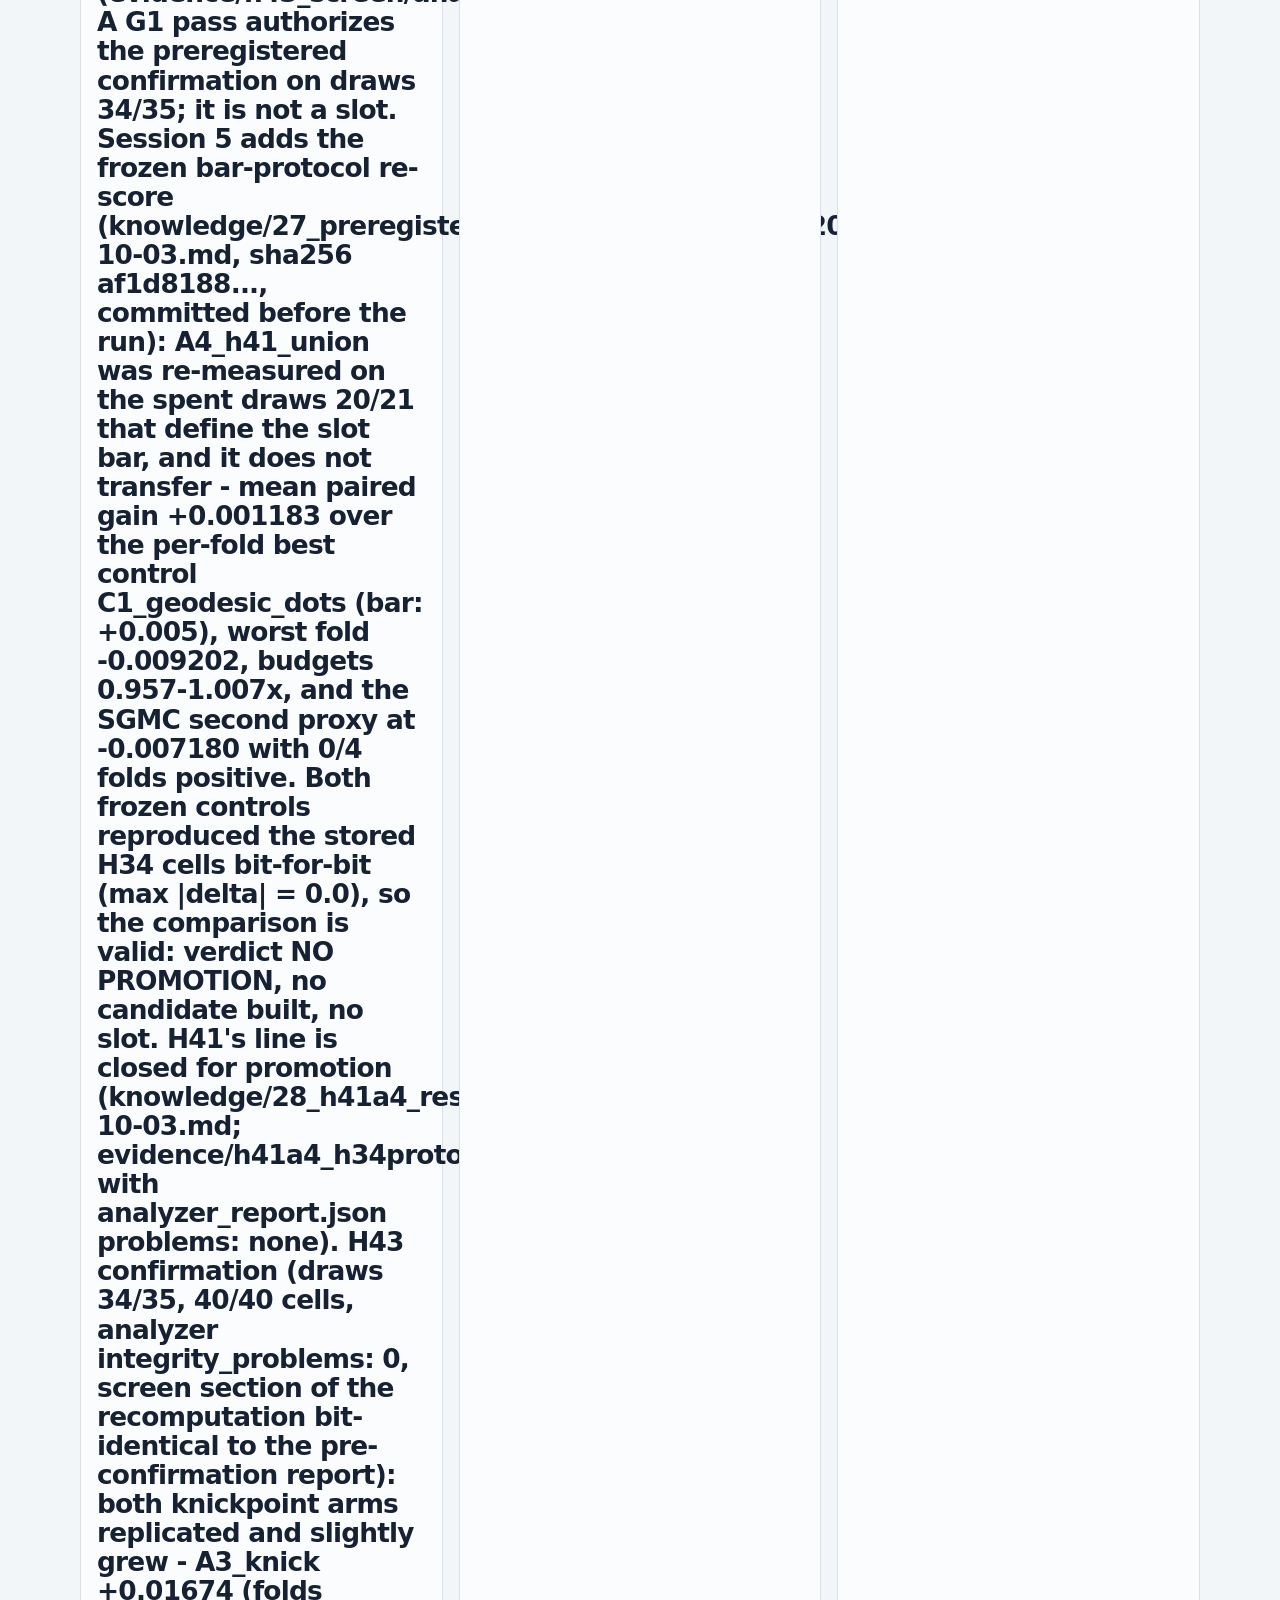
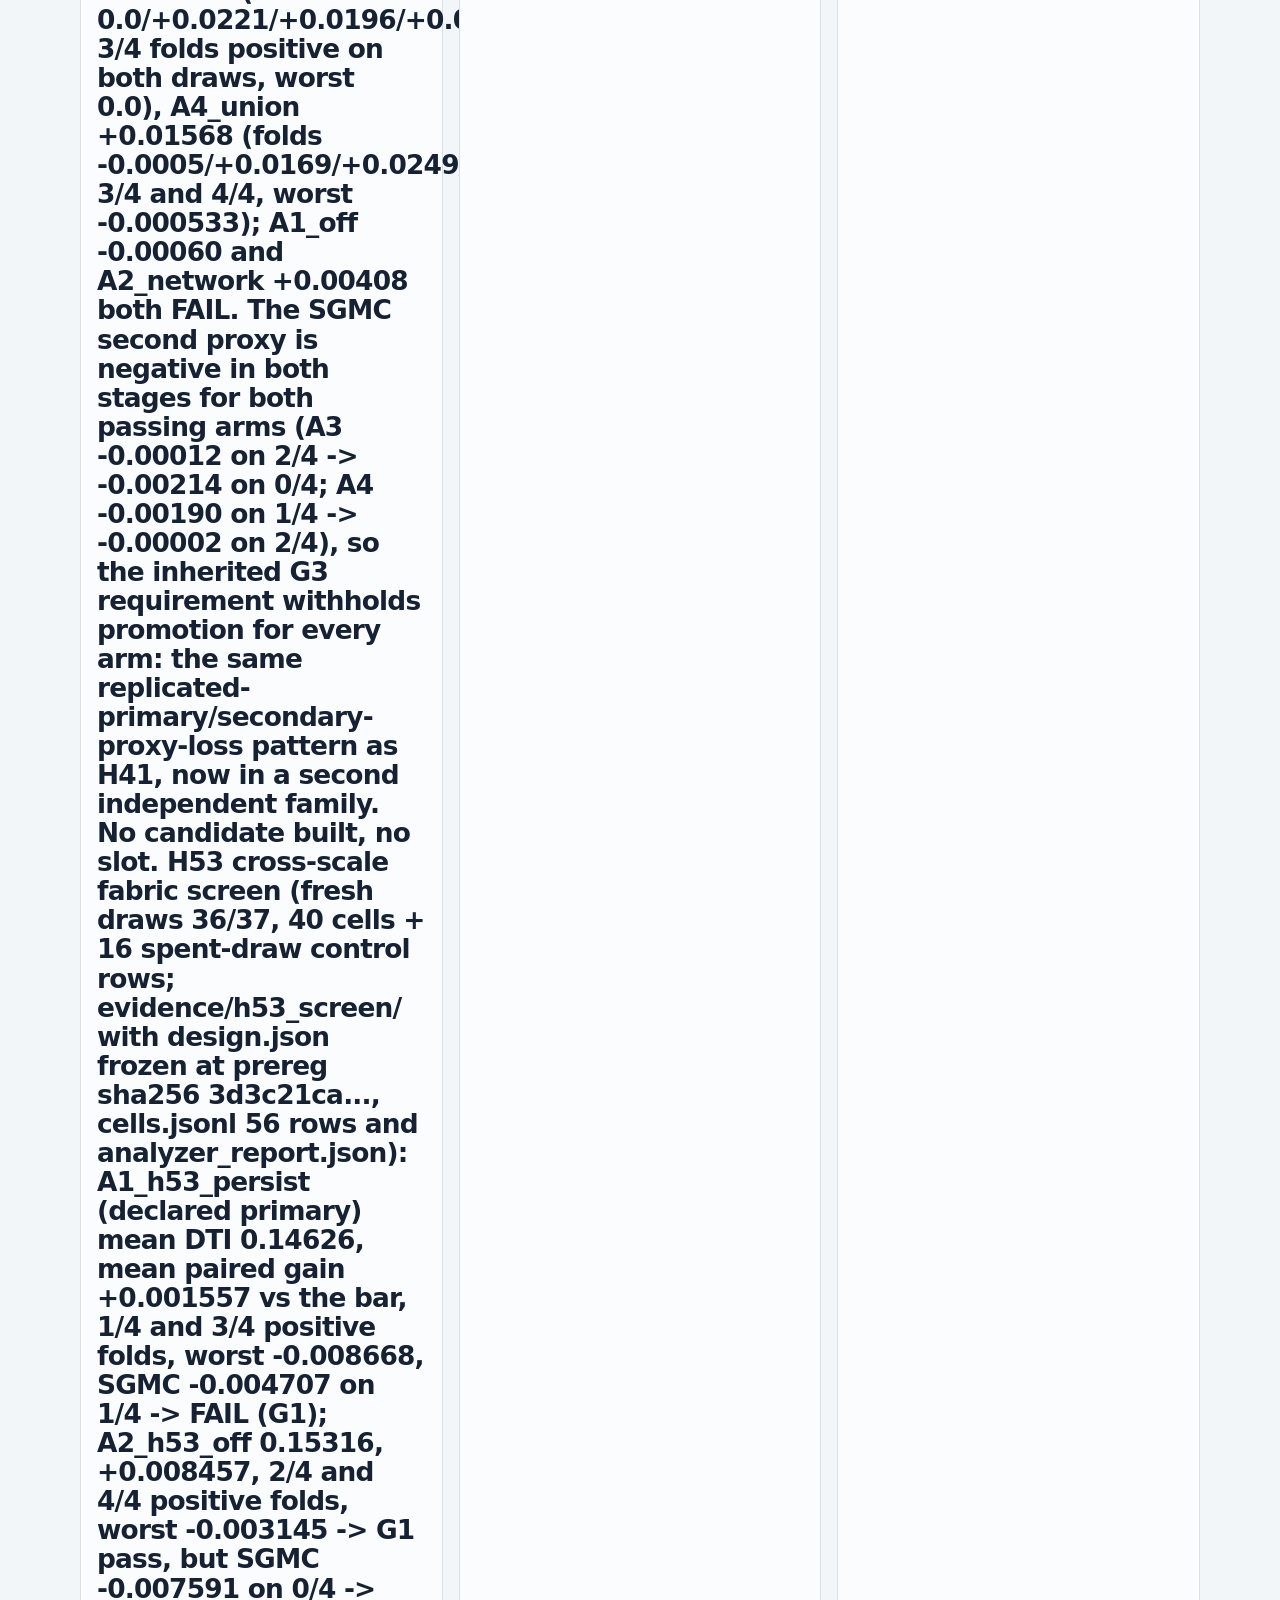
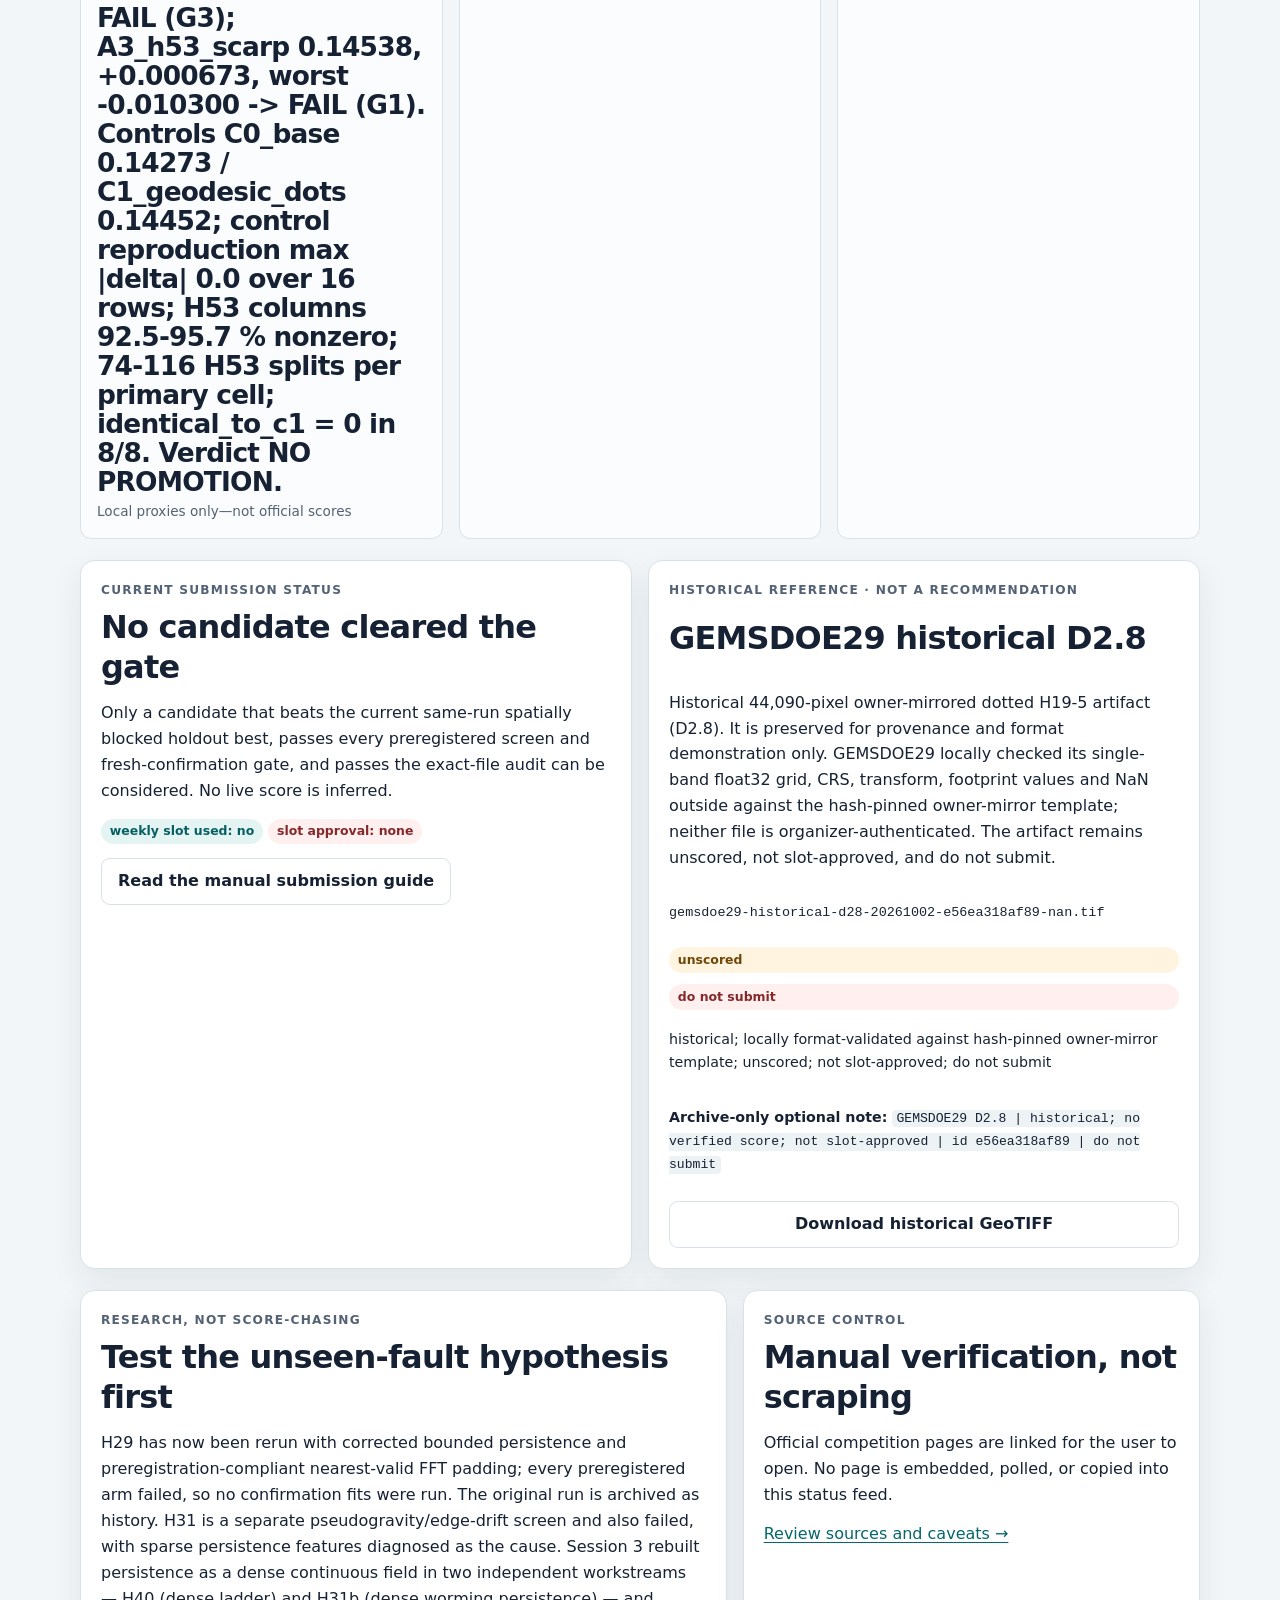
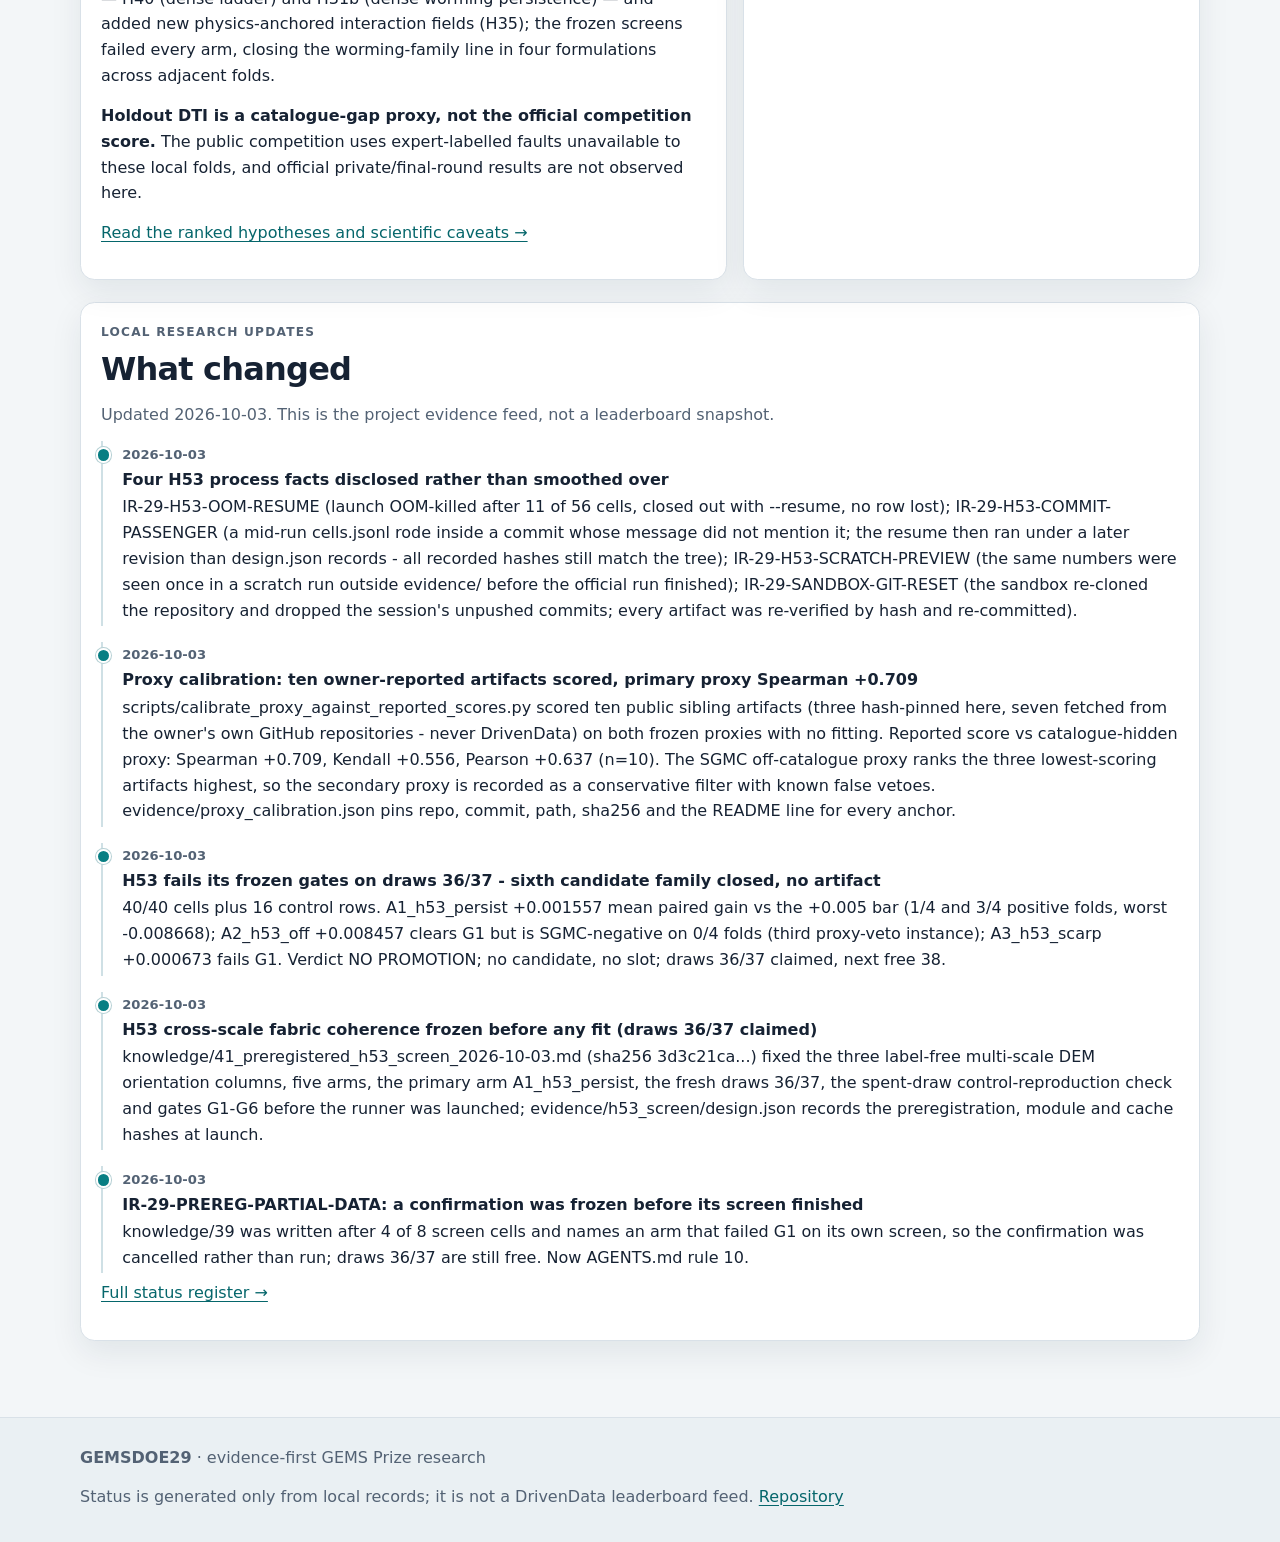
<file: docs/index.html>
<!doctype html>
<html lang="en"><head><meta charset="utf-8"><meta name="viewport" content="width=device-width, initial-scale=1"><meta name="description" content="Auditable, spatially validated research for the DOE GEMS Prize. No slot-approved submission is currently available."><title>Overview | GEMSDOE29</title><link rel="icon" href="assets/favicon.svg" type="image/svg+xml"><link rel="stylesheet" href="assets/site.css"></head><body><a class="skip-link" href="#main">Skip to content</a><header class="site-header"><div class="shell header-top"><a class="brand" href="index.html"><span class="brand-mark" aria-hidden="true">G</span><span>GEMSDOE29 <span class="small">/ research lab</span></span></a><nav aria-label="Primary"><a href="index.html" aria-current="page">Overview</a><a href="executive-summary.html">Submission guide</a><a href="research.html">Research</a><a href="status.html">Status feed</a><a href="sources.html">Sources</a><a href="irregularities.html">Irregularities</a></nav></div><div class="shell hero"><p class="eyebrow">DOE GEMS Prize · GeoDAWN · evidence before entry</p><h1>Find faults worth believing.</h1><p class="hero-copy">A transparent research workflow for predicting unmapped faults, built around spatial holdouts, exact-file validation, official sources and honest uncertainty. The download in the banner is one click and needs no login; its paste-ready submission note sits with it. Nothing here is a score claim.</p><div class="hero-actions"><a href="downloads/gemsdoe29-wormsurv-filter-20261003-921f10960d6e-zeros.tif" class="button cta">Download the .tif in one click</a><a href="executive-summary.html" class="button">Submission guide</a><a href="research.html" class="button secondary">Explore research</a></div></div></header><main id="main"><div class="shell"><section aria-label="Candidate downloads"><p class="kicker">Formatted and waiting for a human decision</p><h2>Download the submission GeoTIFF</h2><p>Each file below is a 1-band float32 GeoTIFF locally checked against the hash-pinned owner-mirror template (EPSG:32611, 100 m; finite [0.0, 1.0] values inside; NaN outside the template footprint in the owner-mirror variant, and zero outside in the recommended-upload variant - the upload form validates the whole array against [0, 1] and rejects NaN, which is the owner-reported &ldquo;Predicted values must be in range [0, 1]&rdquo; failure (IR-PORTAL-01)), with a format receipt. Format validation is not a score or approval. None is currently slot-approved; do not use a weekly slot unless a candidate first beats the current comparable spatial holdout best and passes fresh confirmation.</p><section class="grid"><article class="card span-6 download-card"><p class="kicker">Research download · not an official score</p><h2>Multiscale worming survival filter (H52-F, review only - fails the H34 slot bar)</h2><p>The owner asked for Hornby/Boschetti/Horowitz multiscale worming: edges computed across a sequence of upward-continued versions of the magnetic and gravity grids, with persistence-with-height used as an explicit filter rather than a fixed-scale gradient. This file is that filter, cross-fitted over 8 cells (4 quadrants x draws 20/21) with the frozen control matrix and the frozen emission, minus the pixels flagged WF_SHALLOW_ONLY - edges that vanish at the first continuation step, i.e. the acquisition-artifact class. 38,907 dots; the veto removed 15.5% of the eligible ridge candidates. The audit number behind it: 11.14% of footprint pixels are shallow-only, and the owner-reported best file (D2.8) has 15.26% of its dots in that class with mean survival 0.50530 vs a footprint mean 0.57703, so the winning file sits on low-persistence ground - which is why the veto costs DTI on the catalogue-hidden proxy while helping the off-catalogue SGMC proxy on 4/4 folds. Zero outside the footprint, so a strict whole-array [0,1] check passes (the NaN variant is what the upload form rejected, IR-PORTAL-01).</p><p class="file-name">gemsdoe29-wormsurv-filter-20261003-921f10960d6e-zeros.tif</p><p class="small">sha256 <code>8a85485ed0877d24…</code> · 38,907 emitted px · format ok: True</p><span class="pill warning">score claims kept in registry/score_claims.json</span> <span class="pill warning">local format only</span> <span class="pill no">not slot-cleared · do not submit</span><p class="small"><strong>Gate evidence:</strong> FAILED the preregistered H34-protocol screen (knowledge/37, frozen before any fit): W2_surv_refill mean DTI 0.143359 against the C1 bar 0.144790, mean paired gain -0.001429, 1/4 folds positive, worst fold -0.003413 -&gt; G1 and G2 fail. G4 passed (56/56 finite, controls reproduced the stored H34 cells with max |delta| 0.0) and G5 passed (0/8 cells identical to C1, mean veto rate 0.138), so the filter is demonstrably active and demonstrably costs DTI. The feature role (8 WF_* columns, emission identical to C0) scored 0.147271 but its mean paired gain is -0.006121 with 2/4 folds positive, so it fails too. One positive result: the veto helps the off-catalogue SGMC proxy on 4/4 folds (+0.004223). DTI is a catalogue-gap proxy, not a competition score. Do not spend a weekly slot on this. (evidence/wormfilter_screen/summary.json, knowledge/40)</p><p class="small"><strong>Paste-ready Note:</strong> <code>GEMSDOE29 worm-survival filter | worming survival veto at emission | id 921f10960d6e | proxy-only, not slot-cleared</code></p><a class="button" href="downloads/gemsdoe29-wormsurv-filter-20261003-921f10960d6e-zeros.tif" download>Download the .tif (zero-outside, safest)</a> <a class="button light" href="downloads/gemsdoe29-wormsurv-filter-20261003-921f10960d6e-nan.tif" download>NaN-outside variant (rejected by the upload form - IR-PORTAL-01)</a> <a class="button light" href="downloads/gemsdoe29-wormsurv-filter-20261003-921f10960d6e-nan.zip" download>Download .zip</a></article><article class="card span-6 download-card"><p class="kicker">Research download · not an official score</p><h2>H41 union, cross-fitted (review only - fails the H34 slot bar)</h2><p>Slip-rate/recency-weighted INGENIOUS Quaternary-fault corridor columns (H41) added to the habitat model, cross-fitted over 4 folds x 2 draws and applied to the full footprint, then the frozen emission. This file exists to replace a defective artifact, not to be submitted: re-scored on the H34 slot-bar protocol it reaches 0.14597 against a bar of 0.16402 and fails, and G3 withholds promotion on the SGMC secondary proxy. Its value is methodological - it is the first leak-free artifact build in this repository, and it is the honest control for future arms. The zero-outside variant is offered because it also satisfies a strict whole-array [0,1] check, unlike the NaN-outside file.</p><p class="file-name">gemsdoe29-xfit-h41-union-qfaults-20261003-9edb34b99e3a-zeros.tif</p><p class="small">sha256 <code>ab9076de63bd76fd…</code> · 33,739 emitted px · format ok: True</p><span class="pill warning">score claims kept in registry/score_claims.json</span> <span class="pill warning">local format only</span> <span class="pill no">not slot-cleared · do not submit</span><p class="small"><strong>Gate evidence:</strong> FAILED the H34 slot bar when re-scored on that protocol (draws 20/21): A4 mean DTI 0.14597 against a bar of 0.16402, worst fold -0.00920, SGMC positive on 0 of 4 folds (evidence/h41a4_h34protocol/summary.json, knowledge/28_h41a4_results_2026-10-03.md). Its own-fold gates did pass - screen (draws 28/29) +0.0073436 = G1, confirmation (draws 30/31) +0.0077283 = G2 - but the +0.0073 was measured against C0_base on H41&#x27;s own folds, not against the best control on the slot-bar protocol. G3 also withholds promotion (SGMC 1 of 4 folds in both stages). DTI is a catalogue-gap proxy, not a competition score. Do not spend a weekly slot on this.</p><p class="small"><strong>Paste-ready Note:</strong> <code>GEMSDOE29 H41 union xfit | cross-fitted, leak-free; G1+G2 pass, G3 proxy conflict | id 9edb34b99e3a | unscored</code></p><a class="button" href="downloads/gemsdoe29-xfit-h41-union-qfaults-20261003-9edb34b99e3a-zeros.tif" download>Download the .tif (zero-outside, safest)</a> <a class="button light" href="downloads/gemsdoe29-xfit-h41-union-qfaults-20261003-9edb34b99e3a-nan.tif" download>NaN-outside variant</a> <a class="button light" href="downloads/gemsdoe29-xfit-h41-union-qfaults-20261003-9edb34b99e3a-zeros.zip" download>Download .zip</a></article><article class="card span-6 download-card"><p class="kicker">Research download · not an official score</p><h2>C0 habitat control, cross-fitted</h2><p>Control arm of the same cross-fitted build - identical training protocol, feature block and emission with the five H41 columns absent. Published so the A4 arm can be compared against a like-for-like baseline rather than against the superseded single-fit artifact.</p><p class="file-name">gemsdoe29-xfit-c0-habitat-20261003-ca879db0089a-zeros.tif</p><p class="small">sha256 <code>ac4ebc913a172f34…</code> · 33,766 emitted px · format ok: True</p><span class="pill warning">score claims kept in registry/score_claims.json</span> <span class="pill warning">local format only</span> <span class="pill no">not slot-cleared · do not submit</span><p class="small"><strong>Gate evidence:</strong> Control arm: no gate claim. Re-scored alongside A4 on the H34 slot-bar protocol it reaches 0.14086 against the 0.16402 bar, so it fails too; it is published as the like-for-like baseline for the cross-fitted build.</p><p class="small"><strong>Paste-ready Note:</strong> <code>GEMSDOE29 C0 habitat xfit | cross-fitted leak-free control arm; comparison baseline | id ca879db0089a | unscored</code></p><a class="button" href="downloads/gemsdoe29-xfit-c0-habitat-20261003-ca879db0089a-zeros.tif" download>Download the .tif (zero-outside, safest)</a> <a class="button light" href="downloads/gemsdoe29-xfit-c0-habitat-20261003-ca879db0089a-nan.tif" download>NaN-outside variant</a> <a class="button light" href="downloads/gemsdoe29-xfit-c0-habitat-20261003-ca879db0089a-zeros.zip" download>Download .zip</a></article><article class="card span-6 download-card"><p class="kicker">Research download · not an official score</p><h2>Repository HGB habitat + frozen standard emission (research download)</h2><p>Trained on every supplied catalogue pixel (HGB, 3-seed average) over the frozen H34 control feature matrix, then the frozen standard emission. 37,913 dots, zero supplied-catalogue pixels, locally format-verified. The method scored 0.14086 on the catalogue-hidden proxy, below the current H34 C1 control best (0.14479) in the same 8-cell report; therefore it is not slot-cleared. The catalogue-hidden and SGMC proxies disagree, and neither is official competition evidence.</p><p class="file-name">gemsdoe29-repo-c0-habitat-emission-20261003-a4d439b07426-nan.tif</p><p class="small">sha256 <code>3537e9fc47a46503…</code> · 37,913 emitted px · format ok: True</p><span class="pill warning">score claims kept in registry/score_claims.json</span> <span class="pill warning">local format only</span> <span class="pill no">not slot-cleared · do not submit</span><p class="small"><strong>Paste-ready Note:</strong> <code>GEMSDOE29 C0 habitat | proxy-only; below H34 C1 holdout best; NOT slot-approved | id a4d439b07426</code></p><a class="button" href="downloads/gemsdoe29-repo-c0-habitat-emission-20261003-a4d439b07426-nan.tif" download>Download GeoTIFF</a> <a class="button light" href="downloads/gemsdoe29-repo-c0-habitat-emission-20261003-a4d439b07426-nan.zip" download>Download .zip</a></article><article class="card span-6 download-card"><p class="kicker">Research download · not an official score</p><h2>REFD28 rebuild (historical reference only)</h2><p>Reference-only pixel-mask reproduction; do not resubmit. Local format checks do not authenticate the source or guarantee organizer acceptance.</p><p class="file-name">gems29-refd28-repro-20261003-1cc7dc534d51-nan.tif</p><p class="small">sha256 <code>5f963b8bca5ec226…</code> · 44,090 emitted px · format ok: True</p><span class="pill warning">score claims kept in registry/score_claims.json</span> <span class="pill warning">local format only</span> <span class="pill no">not slot-cleared · do not submit</span><p class="small"><strong>Paste-ready Note:</strong> <code>GEMSDOE29 REFD28 | owner-mirror geometry reproduction | DO NOT RESUBMIT; reference only | 1cc7dc534d51</code></p><a class="button" href="downloads/gems29-refd28-repro-20261003-1cc7dc534d51-nan.tif" download>Download GeoTIFF</a> <a class="button light" href="downloads/gems29-refd28-repro-20261003-1cc7dc534d51-nan.zip" download>Download .zip</a></article><article class="card span-6 download-card"><p class="kicker">Research download · not an official score</p><h2>SGMC off-catalogue inventory (external-data hypothesis)</h2><p>44,090 dots on an external state-geologic-map inventory separated from the supplied catalogue. The two local proxies disagree; this file fails the registered catalogue-hidden screen and is not slot-cleared. Format checks do not authenticate source or predict competition scoring.</p><p class="file-name">gemsdoe29-sgmc-off-catalogue-44k-20261003-c8dcd780e3fd-nan.tif</p><p class="small">sha256 <code>9b83158bde01cd5d…</code> · 44,090 emitted px · format ok: True</p><span class="pill warning">score claims kept in registry/score_claims.json</span> <span class="pill warning">local format only</span> <span class="pill no">not slot-cleared · do not submit</span><p class="small"><strong>Paste-ready Note:</strong> <code>GEMSDOE29 SGMC inventory | off-catalogue proxy only; fails gate; NOT slot-approved | id c8dcd780e3fd</code></p><a class="button" href="downloads/gemsdoe29-sgmc-off-catalogue-44k-20261003-c8dcd780e3fd-nan.tif" download>Download GeoTIFF</a> <a class="button light" href="downloads/gemsdoe29-sgmc-off-catalogue-44k-20261003-c8dcd780e3fd-nan.zip" download>Download .zip</a></article><article class="card span-6 download-card"><p class="kicker">Research download · not an official score</p><h2>WORMRANK H29 research emission (A2 gate failed)</h2><p>research artifact — A2 local proxy gate FAIL; do not spend a weekly slot. Local format checks do not authenticate the source or guarantee organizer acceptance. Fixed 2026-10-03: this card used to offer the NaN-outside raster as its primary download, which is exactly the variant the owner&#x27;s submission form rejected with &#x27;Predicted values must be in range [0, 1]&#x27; (IR-PORTAL-01). The emission is unchanged; only the outside-footprint fill differs.</p><p class="file-name">gems29-wormrank-d28-20261003-59dcaf6dd11d-zeros.tif</p><p class="small">sha256 <code>7036b8dfcb76444e…</code> · 41,338 emitted px · format ok: True</p><span class="pill warning">score claims kept in registry/score_claims.json</span> <span class="pill warning">local format only</span> <span class="pill no">not slot-cleared · do not submit</span><p class="small"><strong>Paste-ready Note:</strong> <code>GEMSDOE29 WORMRANK | d2.8 spacing, corrected persistence+ridge rank | A2 gate=FAIL proxy only | 59dcaf6dd11d | live-unverified</code></p><a class="button" href="downloads/gems29-wormrank-d28-20261003-59dcaf6dd11d-zeros.tif" download>Download the .tif (zero-outside, safest)</a> <a class="button light" href="downloads/gems29-wormrank-d28-20261003-59dcaf6dd11d-nan.tif" download>NaN-outside variant (rejected by the upload form - IR-PORTAL-01)</a></article></section></section><section class="status-banner danger"><strong>No slot-approved submission.</strong><p>Do not spend a weekly submission slot on any file from this page: the repository recommends none. session 5 re-scored the H41 union arm on the spent draws 20/21 that define the slot bar: mean paired gain +0.001183 (bar +0.005), worst fold -0.009202, SGMC second proxy -0.007180 with 0/4 folds positive, while the frozen controls reproduced the stored H34 cells exactly (max |delta| = 0.0e+00) — G1, G3 failed, no promotion, no candidate file, no slot; session 5 closed the data-placement blocker with a script-written receipt (22 pinned files byte-correct, footprint 5,167,373 px, caches prepared); the frozen emission-density sweep found the pinned 2.8 px artifact is the optimum of its own family (calibration check: passed; recommendation: cal_d2_8 (keep the pinned artifact)); the frozen H43 drainage-network screen cleared G1 on A3_knick, A4_union; confirmation authorized. Earlier records: session 4 pre-registered and screened H41 (slip-rate-weighted INGENIOUS fault-corridor evidence, off-catalogue only) on 4 folds × 2 draws × 5 arms: A1 +0.00662; A2 +0.00477; A3 +0.00381; A4 +0.00734 mean paired gain, cleared G1 on A1_h41_off, A4_h41_union, sparse-column guard passed, confirmation authorized; the session-3 H35/H40 and H31b screens failed their frozen gates; H34 failed its primary proxy gate, the fractional factorial is complete, H31 failed on feature sparsity, and the corrected H29 screen failed every arm. Every download is format-verified locally and unscored; the files are offered so the owner can decide, not because a proxy says to submit.</p></section><section class="grid" aria-label="Research status metrics"><div class="metric span-4"><span class="label">Research screens</span><span class="value">H41 screen (draws 28/29): A1_h41_off PASS +0.0066173 (folds +.0100/-.0091/+.0132/+.0124, worst -0.0091078), A4_h41_union PASS +0.0073436 (folds +.0077/-.0017/+.0122/+.0111, worst -0.0016554), A2_h41_support FAIL +0.0047673, A3_h41_corridor FAIL +0.0038133; control mean 0.14635, arms 0.15017-0.15370; SGMC second proxy negative on all four arms. Evidence: evidence/h41_screen/ with analyzer_report.json (integrity_problems: none). H35/H40 screen (draws 24/25): all four arms FAIL G1 - A1_h35_struct +0.0018058, A2_h35_corrob +0.0045885, A3_h40_persist +0.0004827, A4_union +0.0056209 (mean criterion passed; violated the &gt;=3/4 positive-folds rule with 2/4 on draw 24). H34: FAIL on catalogue-hidden primary proxy, PASS on SGMC secondary; factorial: B/E effects and interactions are in its frozen report; H31: FAIL from sparse features; corrected H29 nearest-fill screen: all five arms FAIL, including H29-5 versus best control at -0.07894/-0.08703 mean paired proxy DTI. The HGB C0 candidate method scores 0.14086, below the H34 C1 current control best (0.14479) on the 8-cell catalogue-hidden proxy; it does not clear the slot policy. H31b (Workstream A, draws 22/23): FAIL - draw 22 mean paired gain +0.005037 (4/4 folds positive), draw 23 +0.001801 (2/4 folds); its 8-cell primary-arm mean 0.15547 is the highest same-protocol screen mean in the repo but is not a promotion anchor; evidence/h31b_dense_screen/ with summary.json gates (G1/G2 FAIL on draw 23, G3/G4/G5 pass). H41 confirmation (draws 30/31): A4_h41_union PASS +0.0077283 (folds +.0090/+.0112/+.0064/+.0043, worst +0.0043033, mean DTI 0.15540, budget 0.974-0.997x), A1_h41_off FAIL +0.0044157 (folds +.0011/+.0106/-.0010/+.0069), A2_h41_support +0.0047999 and A3_h41_corridor +0.0068033 both FAIL on fold robustness; control mean 0.14767; holdout AUC 0.7918 -&gt; 0.7997-0.8041; SGMC negative on all four arms again (1/4 folds each), so evidence/h41_screen/promotion_gate.json records G3_ELIGIBLE=false for every arm H43 screen (draws 32/33, 40 cells, staged into two-cell processes after the OOM kill of the first launch): A3_knick PASS +0.01419 (folds -0.0010/+0.0195/+0.0153/+0.0229, worst -0.0009505, 3/4 positive folds on both draws), A4_union PASS +0.01287 (folds -0.0010/+0.0165/+0.0174/+0.0187, worst -0.0010462, 3/4 both draws), A1_off FAIL +0.00401, A2_network FAIL -0.00136; control mean 0.14317, arms 0.14181-0.15735; emission budgets 0.75-1.25x; the SGMC second proxy is negative on both passing arms (A3 -0.00012, A4 -0.00190), the same proxy conflict that withheld H41 promotion. Viability guard passed, scripts/analyze_h43_screen.py recomputed every gate from the raw rows with integrity_problems: 0 (evidence/h43_screen/analyzer_report.json). A G1 pass authorizes the preregistered confirmation on draws 34/35; it is not a slot. Session 5 adds the frozen bar-protocol re-score (knowledge/27_preregistered_h41a4_h34protocol_2026-10-03.md, sha256 af1d8188..., committed before the run): A4_h41_union was re-measured on the spent draws 20/21 that define the slot bar, and it does not transfer - mean paired gain +0.001183 over the per-fold best control C1_geodesic_dots (bar: +0.005), worst fold -0.009202, budgets 0.957-1.007x, and the SGMC second proxy at -0.007180 with 0/4 folds positive. Both frozen controls reproduced the stored H34 cells bit-for-bit (max |delta| = 0.0), so the comparison is valid: verdict NO PROMOTION, no candidate built, no slot. H41&#x27;s line is closed for promotion (knowledge/28_h41a4_results_2026-10-03.md; evidence/h41a4_h34protocol/ with analyzer_report.json problems: none). H43 confirmation (draws 34/35, 40/40 cells, analyzer integrity_problems: 0, screen section of the recomputation bit-identical to the pre-confirmation report): both knickpoint arms replicated and slightly grew - A3_knick +0.01674 (folds 0.0/+0.0221/+0.0196/+0.0252, 3/4 folds positive on both draws, worst 0.0), A4_union +0.01568 (folds -0.0005/+0.0169/+0.0249/+0.0215, 3/4 and 4/4, worst -0.000533); A1_off -0.00060 and A2_network +0.00408 both FAIL. The SGMC second proxy is negative in both stages for both passing arms (A3 -0.00012 on 2/4 -&gt; -0.00214 on 0/4; A4 -0.00190 on 1/4 -&gt; -0.00002 on 2/4), so the inherited G3 requirement withholds promotion for every arm: the same replicated-primary/secondary-proxy-loss pattern as H41, now in a second independent family. No candidate built, no slot. H53 cross-scale fabric screen (fresh draws 36/37, 40 cells + 16 spent-draw control rows; evidence/h53_screen/ with design.json frozen at prereg sha256 3d3c21ca..., cells.jsonl 56 rows and analyzer_report.json): A1_h53_persist (declared primary) mean DTI 0.14626, mean paired gain +0.001557 vs the bar, 1/4 and 3/4 positive folds, worst -0.008668, SGMC -0.004707 on 1/4 -&gt; FAIL (G1); A2_h53_off 0.15316, +0.008457, 2/4 and 4/4 positive folds, worst -0.003145 -&gt; G1 pass, but SGMC -0.007591 on 0/4 -&gt; FAIL (G3); A3_h53_scarp 0.14538, +0.000673, worst -0.010300 -&gt; FAIL (G1). Controls C0_base 0.14273 / C1_geodesic_dots 0.14452; control reproduction max |delta| 0.0 over 16 rows; H53 columns 92.5-95.7 % nonzero; 74-116 H53 splits per primary cell; identical_to_c1 = 0 in 8/8. Verdict NO PROMOTION.</span><span class="label">Local proxies only—not official scores</span></div><div class="metric span-4"><span class="label">Weekly submission slot</span><span class="value">No</span><span class="label">None used for this research</span></div><div class="metric span-4"><span class="label">Official competition score</span><span class="value">Not verified</span><span class="label">No DrivenData leaderboard content copied</span></div></section><section class="grid" aria-label="Submission artifacts"><article class="card span-6"><p class="kicker">Current submission status</p><h2>No candidate cleared the gate</h2><p>Only a candidate that beats the current same-run spatially blocked holdout best, passes every preregistered screen and fresh-confirmation gate, and passes the exact-file audit can be considered. No live score is inferred.</p><p><span class="pill yes">weekly slot used: no</span> <span class="pill no">slot approval: none</span></p><a class="button light" href="executive-summary.html">Read the manual submission guide</a></article><article class="card span-6 download-card"><p class="kicker">Historical reference · not a recommendation</p><h2>GEMSDOE29 historical D2.8</h2><p>Historical 44,090-pixel owner-mirrored dotted H19-5 artifact (D2.8). It is preserved for provenance and format demonstration only. GEMSDOE29 locally checked its single-band float32 grid, CRS, transform, footprint values and NaN outside against the hash-pinned owner-mirror template; neither file is organizer-authenticated. The artifact remains unscored, not slot-approved, and do not submit.</p><p class="file-name">gemsdoe29-historical-d28-20261002-e56ea318af89-nan.tif</p><span class="pill warning">unscored</span> <span class="pill no">do not submit</span><p class="small">historical; locally format-validated against hash-pinned owner-mirror template; unscored; not slot-approved; do not submit</p><p class="small"><strong>Archive-only optional note:</strong> <code>GEMSDOE29 D2.8 | historical; no verified score; not slot-approved | id e56ea318af89 | do not submit</code></p><a class="button light" href="downloads/gemsdoe29-historical-d28-20261002-e56ea318af89-nan.tif" download>Download historical GeoTIFF</a></article></section><section class="grid"><article class="card span-7"><p class="kicker">Research, not score-chasing</p><h2>Test the unseen-fault hypothesis first</h2><p>H29 has now been rerun with corrected bounded persistence and preregistration-compliant nearest-valid FFT padding; every preregistered arm failed, so no confirmation fits were run. The original run is archived as history. H31 is a separate pseudogravity/edge-drift screen and also failed, with sparse persistence features diagnosed as the cause. Session 3 rebuilt persistence as a dense continuous field in two independent workstreams — H40 (dense ladder) and H31b (dense worming persistence) — and added new physics-anchored interaction fields (H35); the frozen screens failed every arm, closing the worming-family line in four formulations across adjacent folds.</p><p><strong>Holdout DTI is a catalogue-gap proxy, not the official competition score.</strong> The public competition uses expert-labelled faults unavailable to these local folds, and official private/final-round results are not observed here.</p><p><a href="research.html">Read the ranked hypotheses and scientific caveats →</a></p></article><article class="card span-5"><p class="kicker">Source control</p><h2>Manual verification, not scraping</h2><p>Official competition pages are linked for the user to open. No page is embedded, polled, or copied into this status feed.</p><p><a href="sources.html">Review sources and caveats →</a></p></article></section><section class="card"><p class="kicker">Local research updates</p><h2>What changed</h2><p class="muted">Updated 2026-10-03. This is the project evidence feed, not a leaderboard snapshot.</p><ol class="timeline"><li><time>2026-10-03</time><strong>Four H53 process facts disclosed rather than smoothed over</strong><span>IR-29-H53-OOM-RESUME (launch OOM-killed after 11 of 56 cells, closed out with --resume, no row lost); IR-29-H53-COMMIT-PASSENGER (a mid-run cells.jsonl rode inside a commit whose message did not mention it; the resume then ran under a later revision than design.json records - all recorded hashes still match the tree); IR-29-H53-SCRATCH-PREVIEW (the same numbers were seen once in a scratch run outside evidence/ before the official run finished); IR-29-SANDBOX-GIT-RESET (the sandbox re-cloned the repository and dropped the session&#x27;s unpushed commits; every artifact was re-verified by hash and re-committed).</span></li><li><time>2026-10-03</time><strong>Proxy calibration: ten owner-reported artifacts scored, primary proxy Spearman +0.709</strong><span>scripts/calibrate_proxy_against_reported_scores.py scored ten public sibling artifacts (three hash-pinned here, seven fetched from the owner&#x27;s own GitHub repositories - never DrivenData) on both frozen proxies with no fitting. Reported score vs catalogue-hidden proxy: Spearman +0.709, Kendall +0.556, Pearson +0.637 (n=10). The SGMC off-catalogue proxy ranks the three lowest-scoring artifacts highest, so the secondary proxy is recorded as a conservative filter with known false vetoes. evidence/proxy_calibration.json pins repo, commit, path, sha256 and the README line for every anchor.</span></li><li><time>2026-10-03</time><strong>H53 fails its frozen gates on draws 36/37 - sixth candidate family closed, no artifact</strong><span>40/40 cells plus 16 control rows. A1_h53_persist +0.001557 mean paired gain vs the +0.005 bar (1/4 and 3/4 positive folds, worst -0.008668); A2_h53_off +0.008457 clears G1 but is SGMC-negative on 0/4 folds (third proxy-veto instance); A3_h53_scarp +0.000673 fails G1. Verdict NO PROMOTION; no candidate, no slot; draws 36/37 claimed, next free 38.</span></li><li><time>2026-10-03</time><strong>H53 cross-scale fabric coherence frozen before any fit (draws 36/37 claimed)</strong><span>knowledge/41_preregistered_h53_screen_2026-10-03.md (sha256 3d3c21ca...) fixed the three label-free multi-scale DEM orientation columns, five arms, the primary arm A1_h53_persist, the fresh draws 36/37, the spent-draw control-reproduction check and gates G1-G6 before the runner was launched; evidence/h53_screen/design.json records the preregistration, module and cache hashes at launch.</span></li><li><time>2026-10-03</time><strong>IR-29-PREREG-PARTIAL-DATA: a confirmation was frozen before its screen finished</strong><span>knowledge/39 was written after 4 of 8 screen cells and names an arm that failed G1 on its own screen, so the confirmation was cancelled rather than run; draws 36/37 are still free. Now AGENTS.md rule 10.</span></li></ol><p><a href="status.html">Full status register →</a></p></section></div></main><footer class="site-footer"><div class="shell footer-inner"><p><strong>GEMSDOE29</strong> · evidence-first GEMS Prize research</p><p>Status is generated only from local records; it is not a DrivenData leaderboard feed. <a href="https://github.com/buffedlizard55-lab/GEMSDOE29" target="_blank" rel="noopener noreferrer">Repository</a></p></div></footer></body></html>
</file>
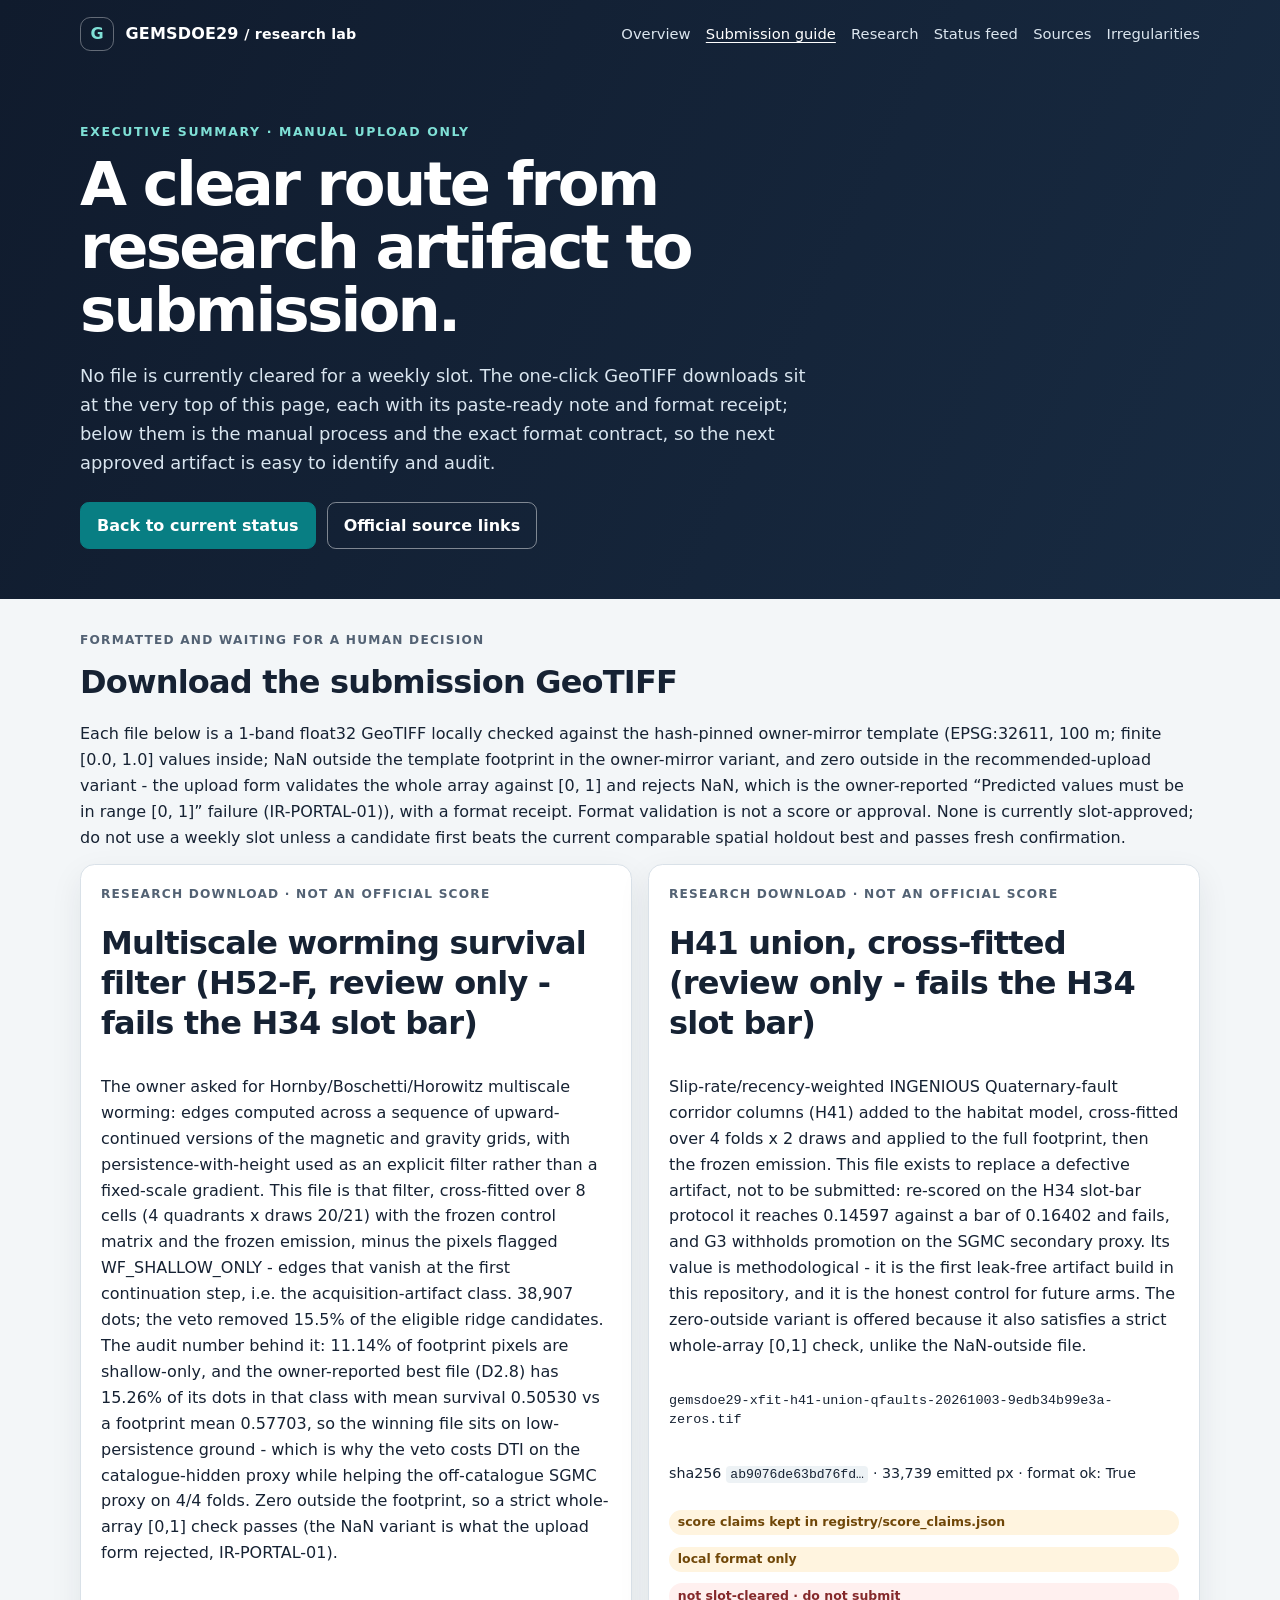
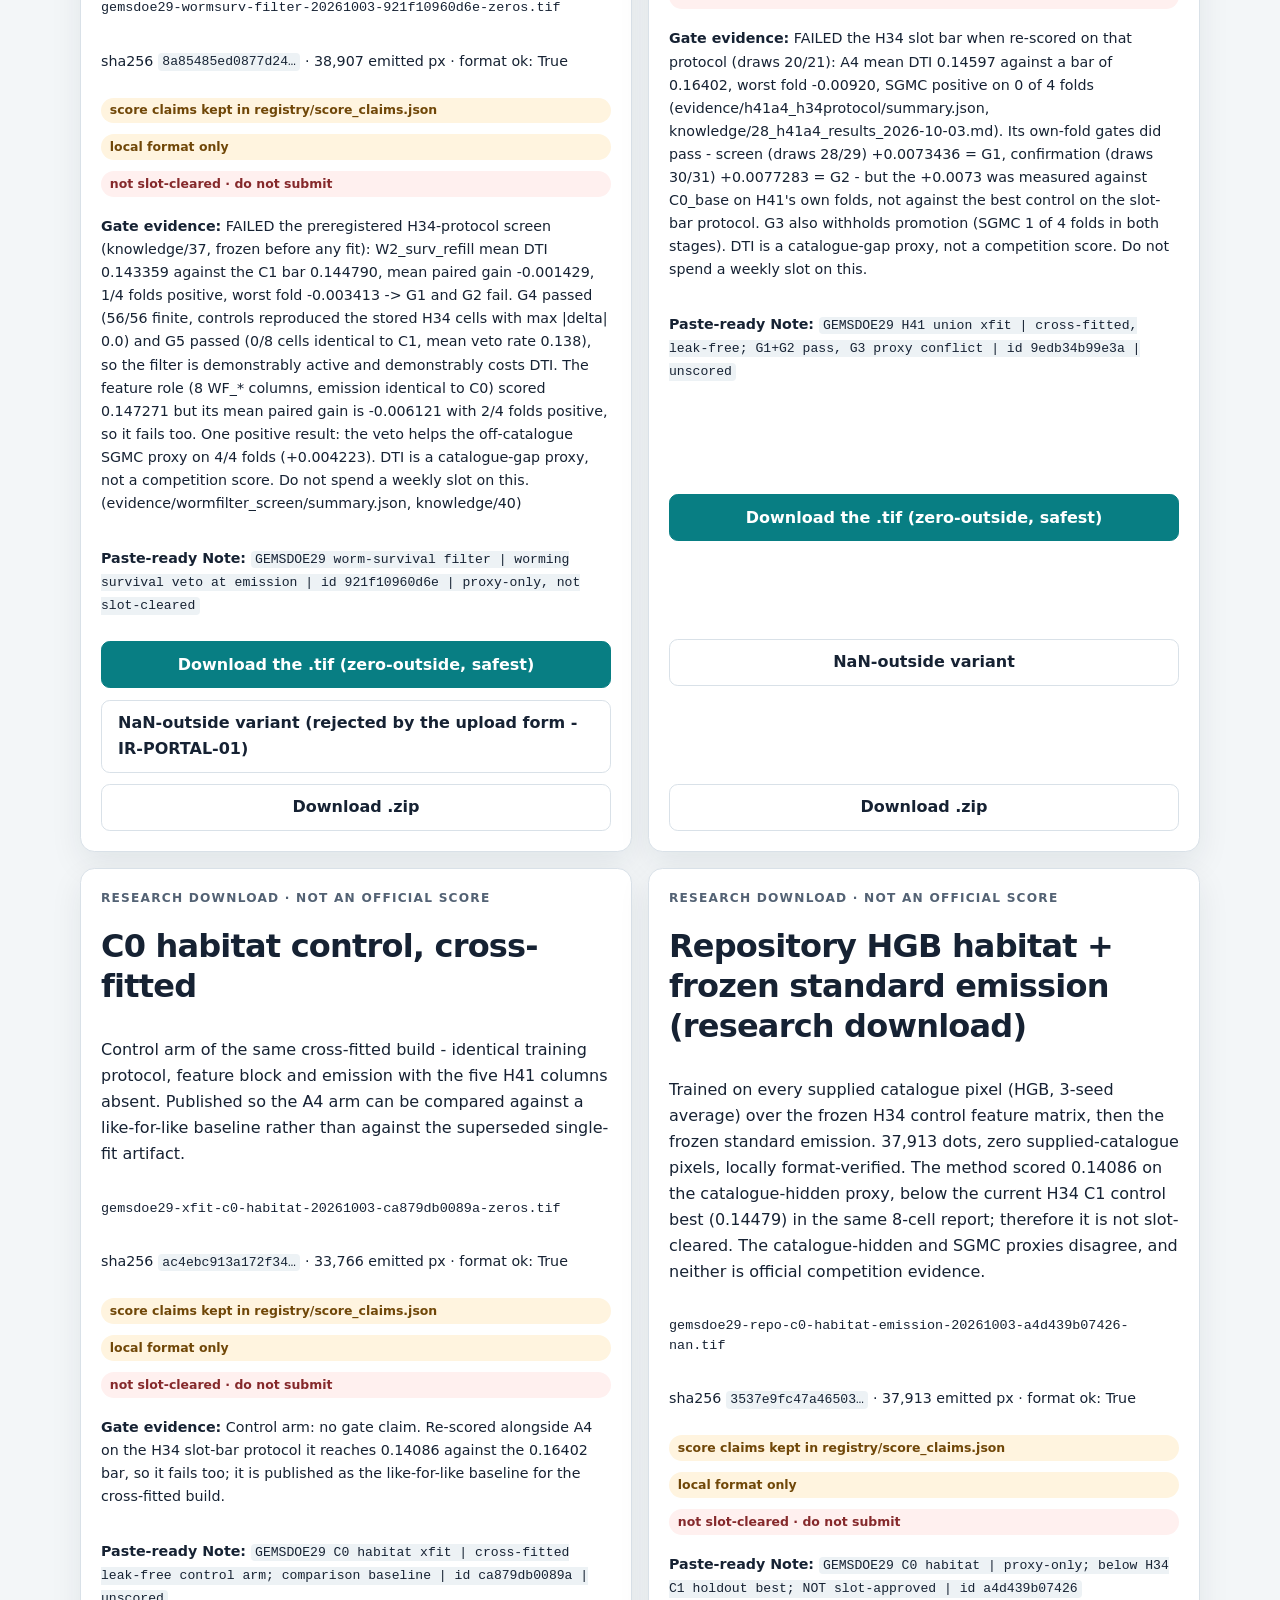
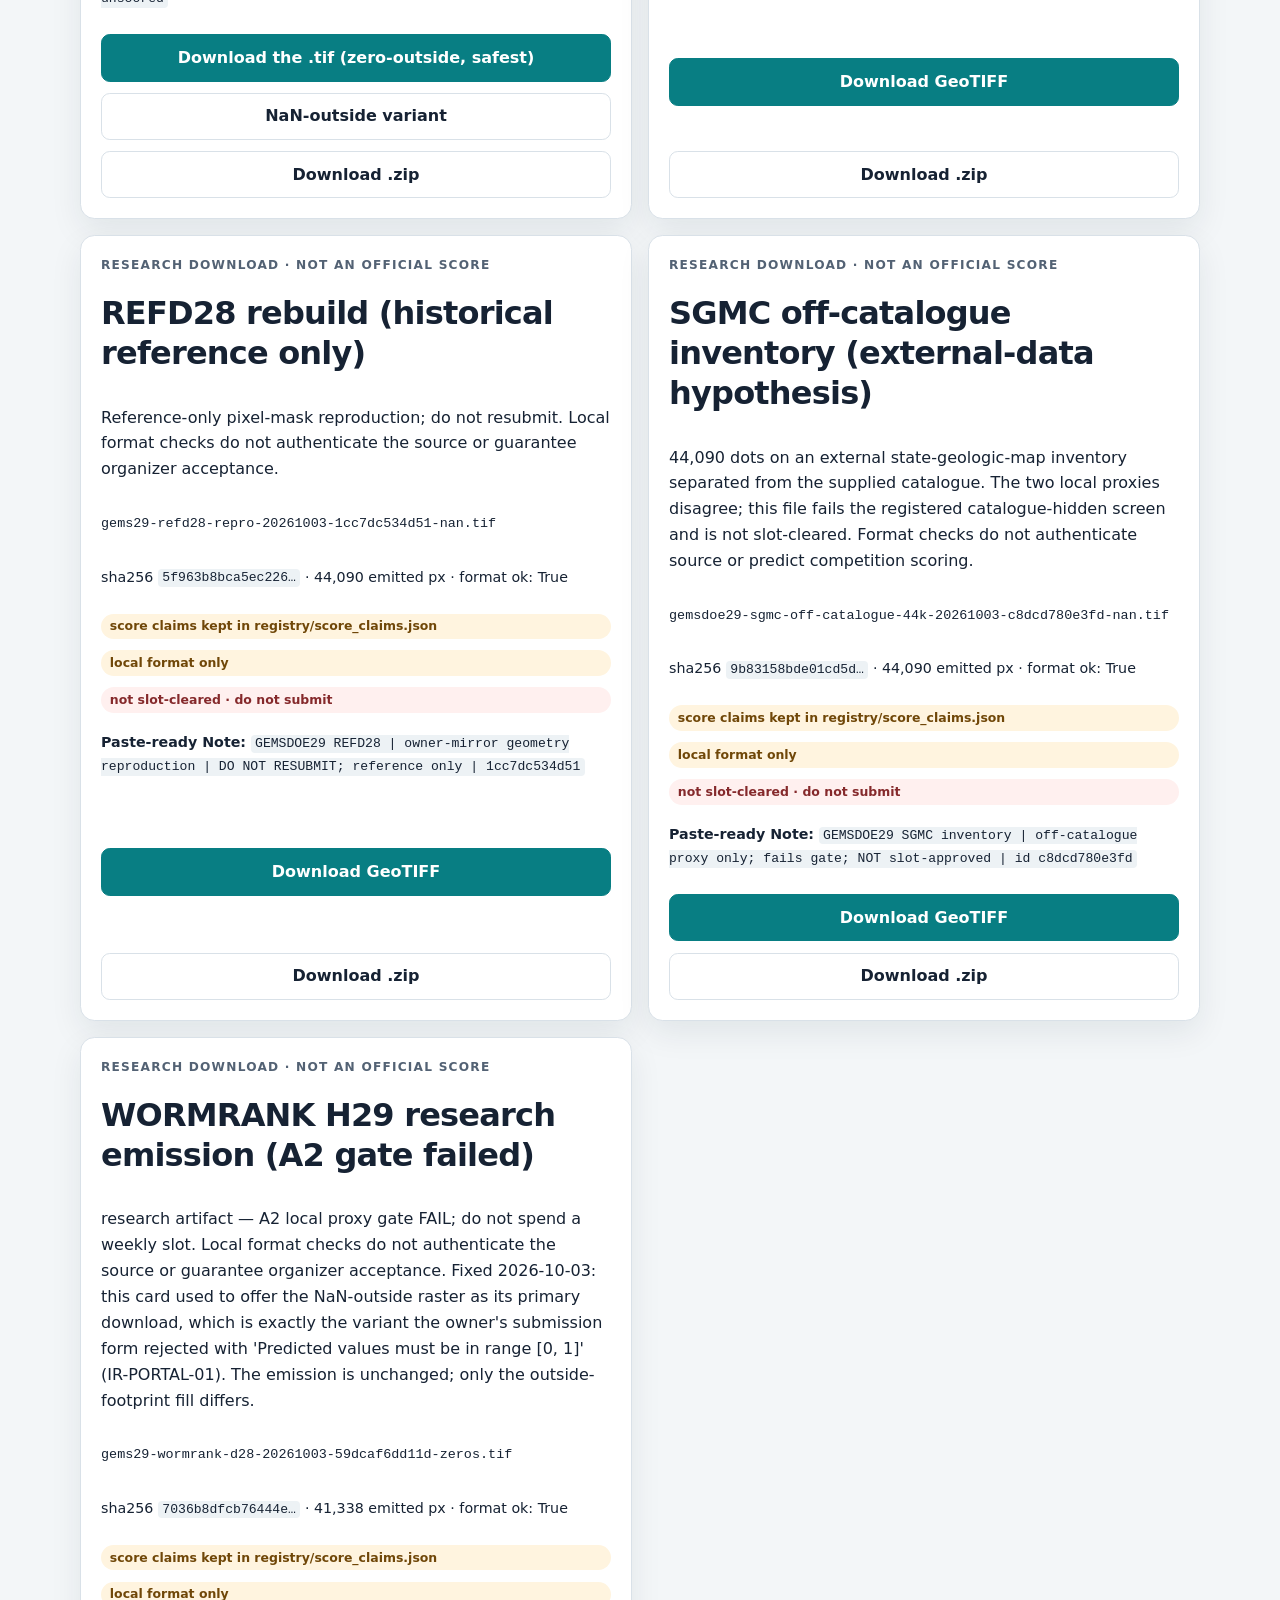
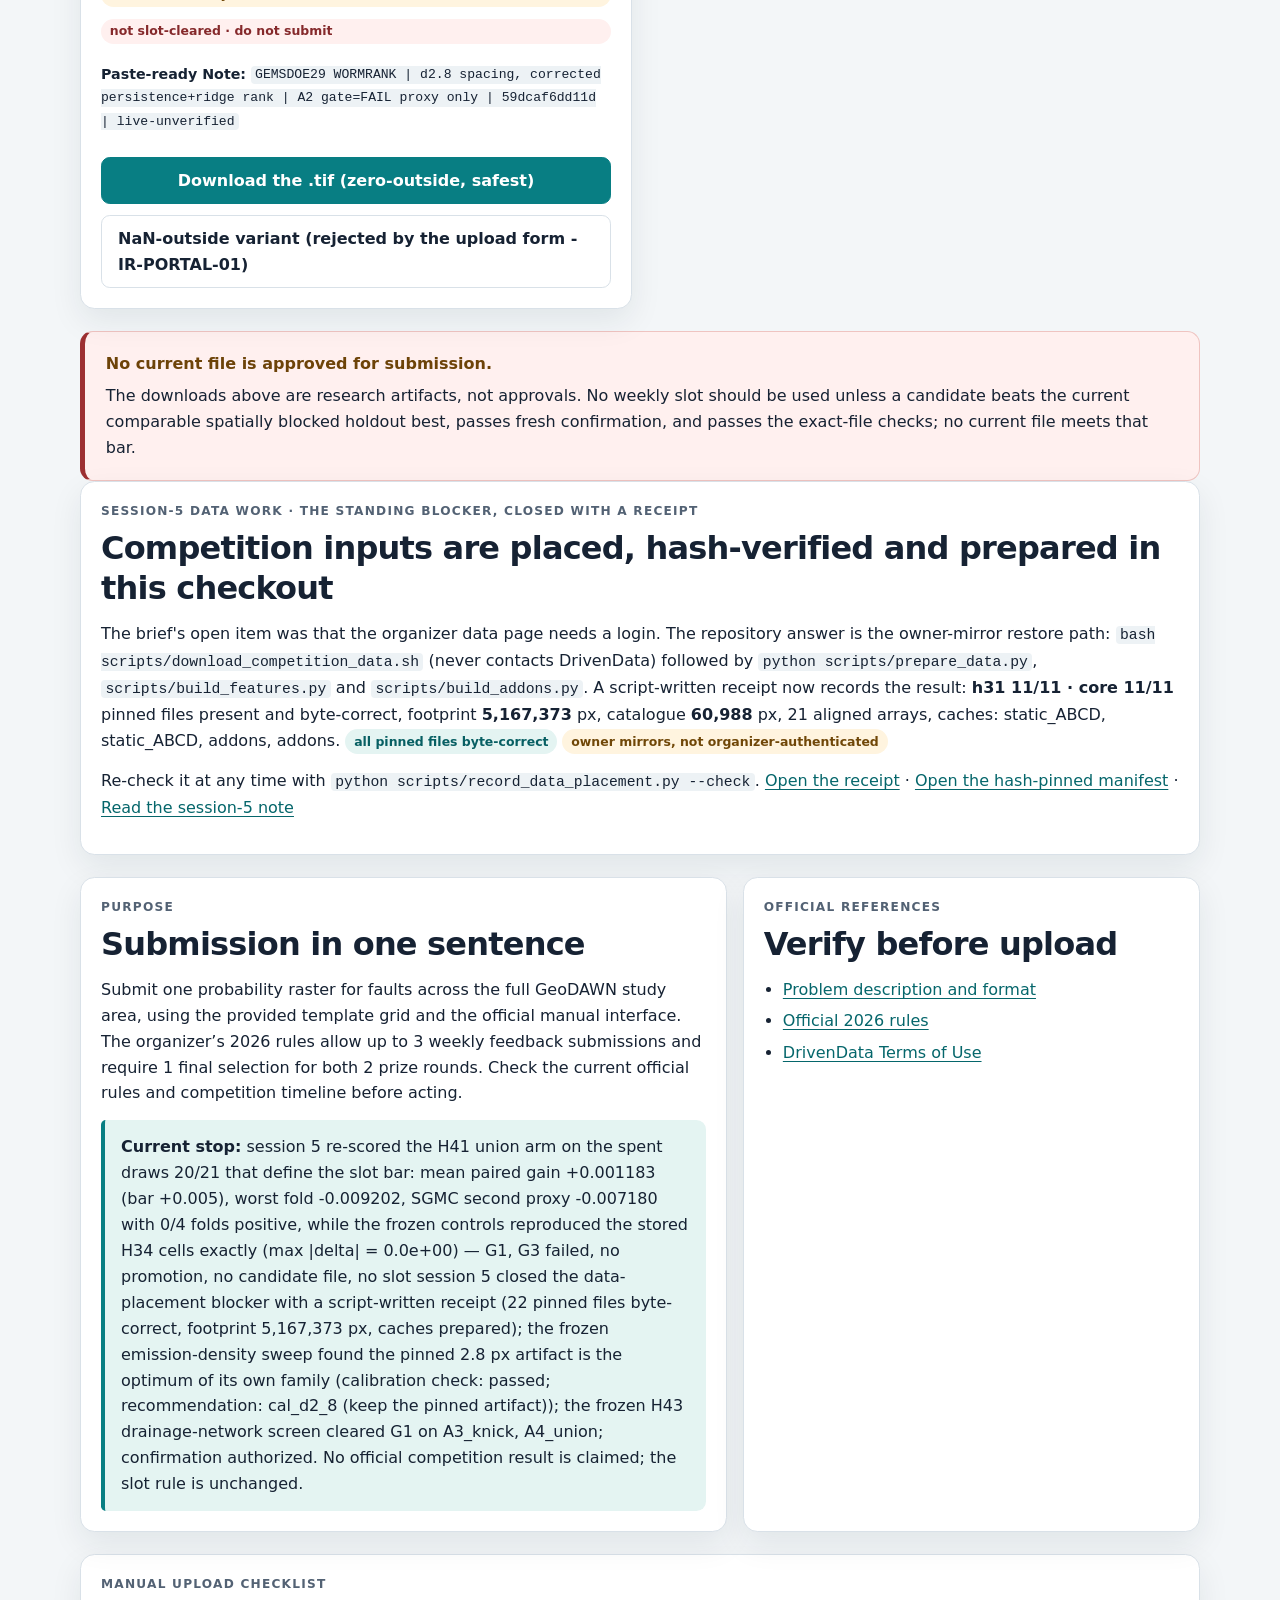
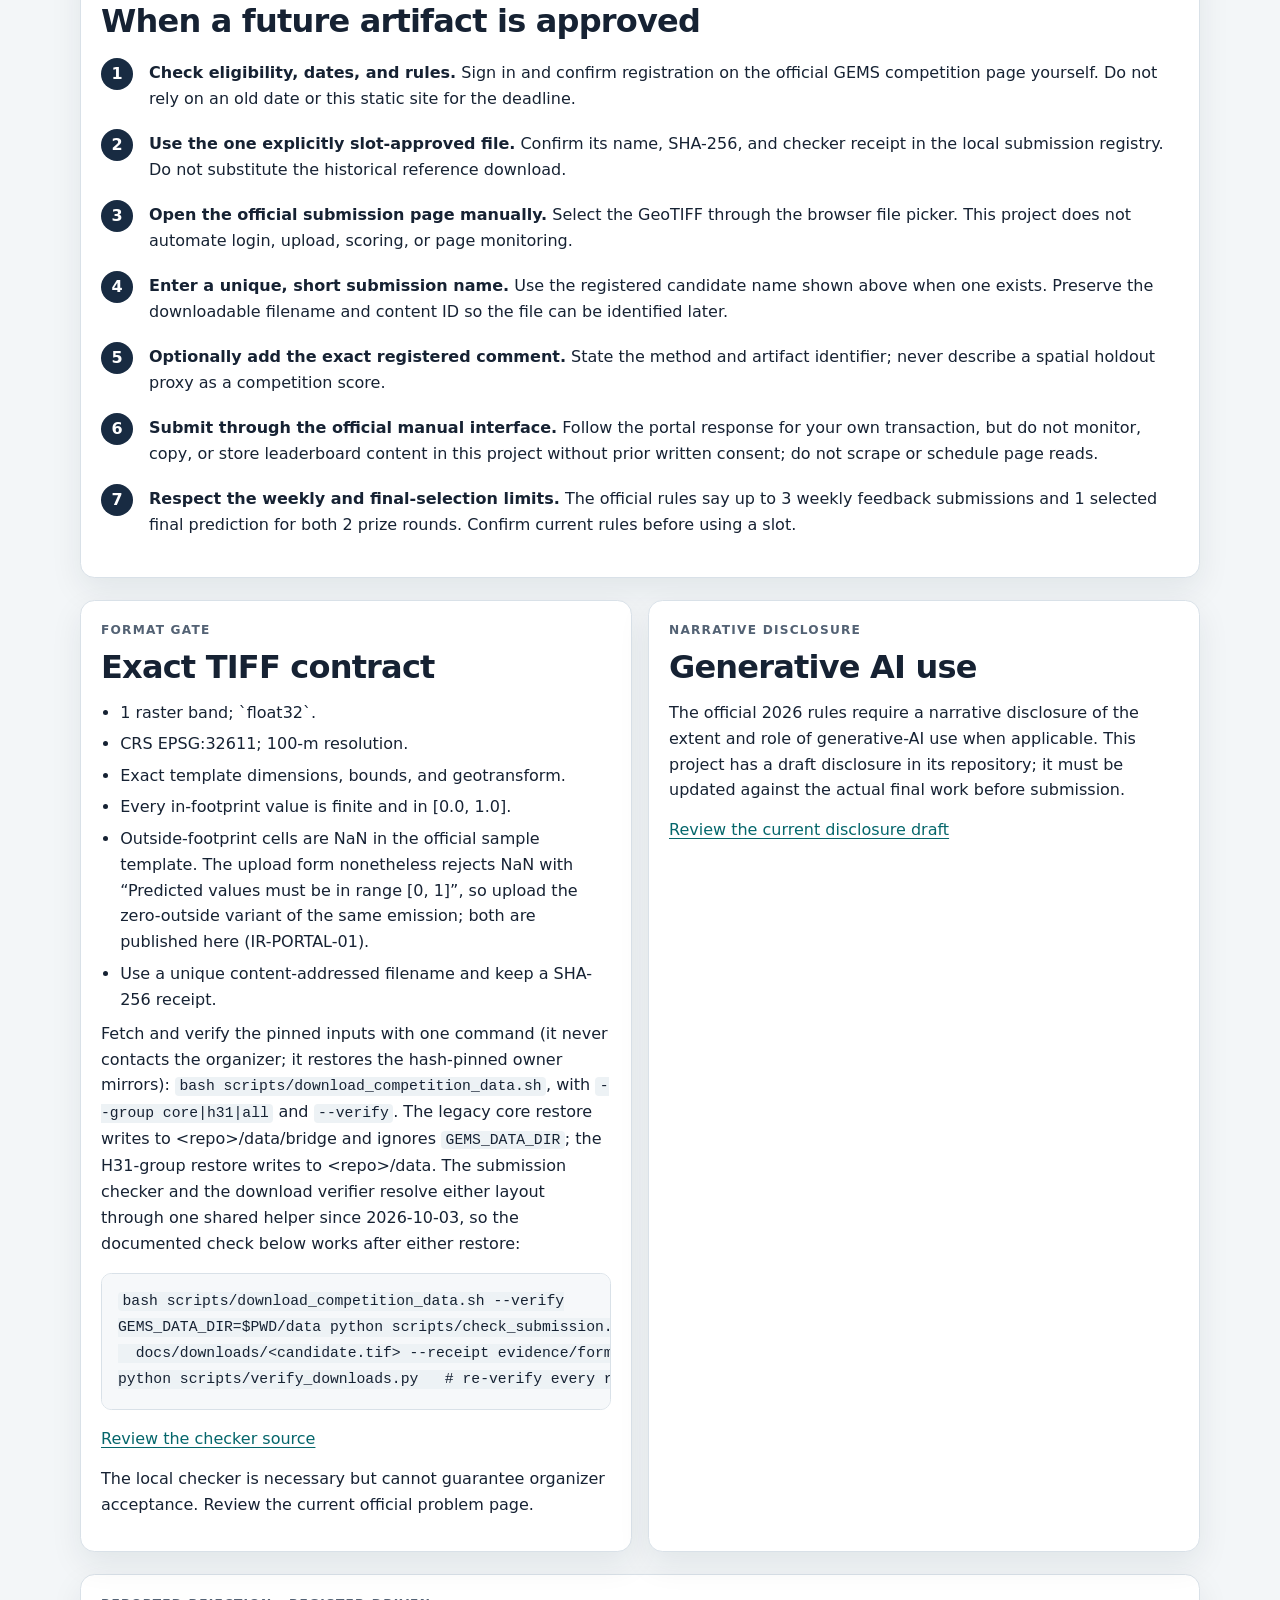
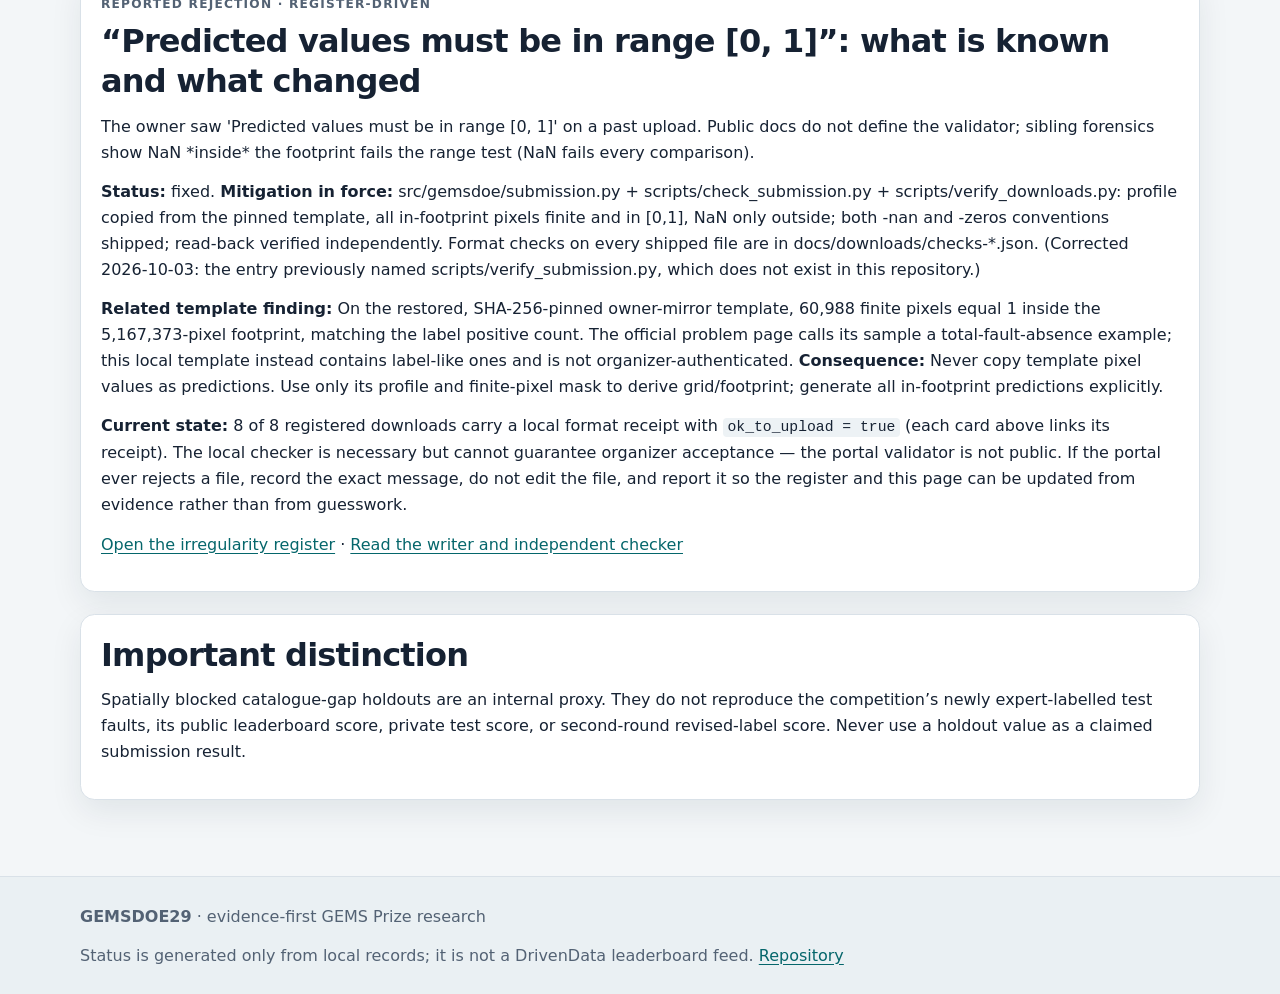
<file: docs/executive-summary.html>
<!doctype html>
<html lang="en"><head><meta charset="utf-8"><meta name="viewport" content="width=device-width, initial-scale=1"><meta name="description" content="Manual steps and exact checks for an eventual GEMS GeoTIFF submission. No current artifact is slot-approved."><title>Executive summary and submission guide | GEMSDOE29</title><link rel="icon" href="assets/favicon.svg" type="image/svg+xml"><link rel="stylesheet" href="assets/site.css"></head><body><a class="skip-link" href="#main">Skip to content</a><header class="site-header"><div class="shell header-top"><a class="brand" href="index.html"><span class="brand-mark" aria-hidden="true">G</span><span>GEMSDOE29 <span class="small">/ research lab</span></span></a><nav aria-label="Primary"><a href="index.html">Overview</a><a href="executive-summary.html" aria-current="page">Submission guide</a><a href="research.html">Research</a><a href="status.html">Status feed</a><a href="sources.html">Sources</a><a href="irregularities.html">Irregularities</a></nav></div><div class="shell hero"><p class="eyebrow">Executive summary · manual upload only</p><h1>A clear route from research artifact to submission.</h1><p class="hero-copy">No file is currently cleared for a weekly slot. The one-click GeoTIFF downloads sit at the very top of this page, each with its paste-ready note and format receipt; below them is the manual process and the exact format contract, so the next approved artifact is easy to identify and audit.</p><div class="hero-actions"><a href="index.html" class="button">Back to current status</a><a href="sources.html" class="button secondary">Official source links</a></div></div></header><main id="main"><div class="shell"><section aria-label="Candidate downloads"><p class="kicker">Formatted and waiting for a human decision</p><h2>Download the submission GeoTIFF</h2><p>Each file below is a 1-band float32 GeoTIFF locally checked against the hash-pinned owner-mirror template (EPSG:32611, 100 m; finite [0.0, 1.0] values inside; NaN outside the template footprint in the owner-mirror variant, and zero outside in the recommended-upload variant - the upload form validates the whole array against [0, 1] and rejects NaN, which is the owner-reported &ldquo;Predicted values must be in range [0, 1]&rdquo; failure (IR-PORTAL-01)), with a format receipt. Format validation is not a score or approval. None is currently slot-approved; do not use a weekly slot unless a candidate first beats the current comparable spatial holdout best and passes fresh confirmation.</p><section class="grid"><article class="card span-6 download-card"><p class="kicker">Research download · not an official score</p><h2>Multiscale worming survival filter (H52-F, review only - fails the H34 slot bar)</h2><p>The owner asked for Hornby/Boschetti/Horowitz multiscale worming: edges computed across a sequence of upward-continued versions of the magnetic and gravity grids, with persistence-with-height used as an explicit filter rather than a fixed-scale gradient. This file is that filter, cross-fitted over 8 cells (4 quadrants x draws 20/21) with the frozen control matrix and the frozen emission, minus the pixels flagged WF_SHALLOW_ONLY - edges that vanish at the first continuation step, i.e. the acquisition-artifact class. 38,907 dots; the veto removed 15.5% of the eligible ridge candidates. The audit number behind it: 11.14% of footprint pixels are shallow-only, and the owner-reported best file (D2.8) has 15.26% of its dots in that class with mean survival 0.50530 vs a footprint mean 0.57703, so the winning file sits on low-persistence ground - which is why the veto costs DTI on the catalogue-hidden proxy while helping the off-catalogue SGMC proxy on 4/4 folds. Zero outside the footprint, so a strict whole-array [0,1] check passes (the NaN variant is what the upload form rejected, IR-PORTAL-01).</p><p class="file-name">gemsdoe29-wormsurv-filter-20261003-921f10960d6e-zeros.tif</p><p class="small">sha256 <code>8a85485ed0877d24…</code> · 38,907 emitted px · format ok: True</p><span class="pill warning">score claims kept in registry/score_claims.json</span> <span class="pill warning">local format only</span> <span class="pill no">not slot-cleared · do not submit</span><p class="small"><strong>Gate evidence:</strong> FAILED the preregistered H34-protocol screen (knowledge/37, frozen before any fit): W2_surv_refill mean DTI 0.143359 against the C1 bar 0.144790, mean paired gain -0.001429, 1/4 folds positive, worst fold -0.003413 -&gt; G1 and G2 fail. G4 passed (56/56 finite, controls reproduced the stored H34 cells with max |delta| 0.0) and G5 passed (0/8 cells identical to C1, mean veto rate 0.138), so the filter is demonstrably active and demonstrably costs DTI. The feature role (8 WF_* columns, emission identical to C0) scored 0.147271 but its mean paired gain is -0.006121 with 2/4 folds positive, so it fails too. One positive result: the veto helps the off-catalogue SGMC proxy on 4/4 folds (+0.004223). DTI is a catalogue-gap proxy, not a competition score. Do not spend a weekly slot on this. (evidence/wormfilter_screen/summary.json, knowledge/40)</p><p class="small"><strong>Paste-ready Note:</strong> <code>GEMSDOE29 worm-survival filter | worming survival veto at emission | id 921f10960d6e | proxy-only, not slot-cleared</code></p><a class="button" href="downloads/gemsdoe29-wormsurv-filter-20261003-921f10960d6e-zeros.tif" download>Download the .tif (zero-outside, safest)</a> <a class="button light" href="downloads/gemsdoe29-wormsurv-filter-20261003-921f10960d6e-nan.tif" download>NaN-outside variant (rejected by the upload form - IR-PORTAL-01)</a> <a class="button light" href="downloads/gemsdoe29-wormsurv-filter-20261003-921f10960d6e-nan.zip" download>Download .zip</a></article><article class="card span-6 download-card"><p class="kicker">Research download · not an official score</p><h2>H41 union, cross-fitted (review only - fails the H34 slot bar)</h2><p>Slip-rate/recency-weighted INGENIOUS Quaternary-fault corridor columns (H41) added to the habitat model, cross-fitted over 4 folds x 2 draws and applied to the full footprint, then the frozen emission. This file exists to replace a defective artifact, not to be submitted: re-scored on the H34 slot-bar protocol it reaches 0.14597 against a bar of 0.16402 and fails, and G3 withholds promotion on the SGMC secondary proxy. Its value is methodological - it is the first leak-free artifact build in this repository, and it is the honest control for future arms. The zero-outside variant is offered because it also satisfies a strict whole-array [0,1] check, unlike the NaN-outside file.</p><p class="file-name">gemsdoe29-xfit-h41-union-qfaults-20261003-9edb34b99e3a-zeros.tif</p><p class="small">sha256 <code>ab9076de63bd76fd…</code> · 33,739 emitted px · format ok: True</p><span class="pill warning">score claims kept in registry/score_claims.json</span> <span class="pill warning">local format only</span> <span class="pill no">not slot-cleared · do not submit</span><p class="small"><strong>Gate evidence:</strong> FAILED the H34 slot bar when re-scored on that protocol (draws 20/21): A4 mean DTI 0.14597 against a bar of 0.16402, worst fold -0.00920, SGMC positive on 0 of 4 folds (evidence/h41a4_h34protocol/summary.json, knowledge/28_h41a4_results_2026-10-03.md). Its own-fold gates did pass - screen (draws 28/29) +0.0073436 = G1, confirmation (draws 30/31) +0.0077283 = G2 - but the +0.0073 was measured against C0_base on H41&#x27;s own folds, not against the best control on the slot-bar protocol. G3 also withholds promotion (SGMC 1 of 4 folds in both stages). DTI is a catalogue-gap proxy, not a competition score. Do not spend a weekly slot on this.</p><p class="small"><strong>Paste-ready Note:</strong> <code>GEMSDOE29 H41 union xfit | cross-fitted, leak-free; G1+G2 pass, G3 proxy conflict | id 9edb34b99e3a | unscored</code></p><a class="button" href="downloads/gemsdoe29-xfit-h41-union-qfaults-20261003-9edb34b99e3a-zeros.tif" download>Download the .tif (zero-outside, safest)</a> <a class="button light" href="downloads/gemsdoe29-xfit-h41-union-qfaults-20261003-9edb34b99e3a-nan.tif" download>NaN-outside variant</a> <a class="button light" href="downloads/gemsdoe29-xfit-h41-union-qfaults-20261003-9edb34b99e3a-zeros.zip" download>Download .zip</a></article><article class="card span-6 download-card"><p class="kicker">Research download · not an official score</p><h2>C0 habitat control, cross-fitted</h2><p>Control arm of the same cross-fitted build - identical training protocol, feature block and emission with the five H41 columns absent. Published so the A4 arm can be compared against a like-for-like baseline rather than against the superseded single-fit artifact.</p><p class="file-name">gemsdoe29-xfit-c0-habitat-20261003-ca879db0089a-zeros.tif</p><p class="small">sha256 <code>ac4ebc913a172f34…</code> · 33,766 emitted px · format ok: True</p><span class="pill warning">score claims kept in registry/score_claims.json</span> <span class="pill warning">local format only</span> <span class="pill no">not slot-cleared · do not submit</span><p class="small"><strong>Gate evidence:</strong> Control arm: no gate claim. Re-scored alongside A4 on the H34 slot-bar protocol it reaches 0.14086 against the 0.16402 bar, so it fails too; it is published as the like-for-like baseline for the cross-fitted build.</p><p class="small"><strong>Paste-ready Note:</strong> <code>GEMSDOE29 C0 habitat xfit | cross-fitted leak-free control arm; comparison baseline | id ca879db0089a | unscored</code></p><a class="button" href="downloads/gemsdoe29-xfit-c0-habitat-20261003-ca879db0089a-zeros.tif" download>Download the .tif (zero-outside, safest)</a> <a class="button light" href="downloads/gemsdoe29-xfit-c0-habitat-20261003-ca879db0089a-nan.tif" download>NaN-outside variant</a> <a class="button light" href="downloads/gemsdoe29-xfit-c0-habitat-20261003-ca879db0089a-zeros.zip" download>Download .zip</a></article><article class="card span-6 download-card"><p class="kicker">Research download · not an official score</p><h2>Repository HGB habitat + frozen standard emission (research download)</h2><p>Trained on every supplied catalogue pixel (HGB, 3-seed average) over the frozen H34 control feature matrix, then the frozen standard emission. 37,913 dots, zero supplied-catalogue pixels, locally format-verified. The method scored 0.14086 on the catalogue-hidden proxy, below the current H34 C1 control best (0.14479) in the same 8-cell report; therefore it is not slot-cleared. The catalogue-hidden and SGMC proxies disagree, and neither is official competition evidence.</p><p class="file-name">gemsdoe29-repo-c0-habitat-emission-20261003-a4d439b07426-nan.tif</p><p class="small">sha256 <code>3537e9fc47a46503…</code> · 37,913 emitted px · format ok: True</p><span class="pill warning">score claims kept in registry/score_claims.json</span> <span class="pill warning">local format only</span> <span class="pill no">not slot-cleared · do not submit</span><p class="small"><strong>Paste-ready Note:</strong> <code>GEMSDOE29 C0 habitat | proxy-only; below H34 C1 holdout best; NOT slot-approved | id a4d439b07426</code></p><a class="button" href="downloads/gemsdoe29-repo-c0-habitat-emission-20261003-a4d439b07426-nan.tif" download>Download GeoTIFF</a> <a class="button light" href="downloads/gemsdoe29-repo-c0-habitat-emission-20261003-a4d439b07426-nan.zip" download>Download .zip</a></article><article class="card span-6 download-card"><p class="kicker">Research download · not an official score</p><h2>REFD28 rebuild (historical reference only)</h2><p>Reference-only pixel-mask reproduction; do not resubmit. Local format checks do not authenticate the source or guarantee organizer acceptance.</p><p class="file-name">gems29-refd28-repro-20261003-1cc7dc534d51-nan.tif</p><p class="small">sha256 <code>5f963b8bca5ec226…</code> · 44,090 emitted px · format ok: True</p><span class="pill warning">score claims kept in registry/score_claims.json</span> <span class="pill warning">local format only</span> <span class="pill no">not slot-cleared · do not submit</span><p class="small"><strong>Paste-ready Note:</strong> <code>GEMSDOE29 REFD28 | owner-mirror geometry reproduction | DO NOT RESUBMIT; reference only | 1cc7dc534d51</code></p><a class="button" href="downloads/gems29-refd28-repro-20261003-1cc7dc534d51-nan.tif" download>Download GeoTIFF</a> <a class="button light" href="downloads/gems29-refd28-repro-20261003-1cc7dc534d51-nan.zip" download>Download .zip</a></article><article class="card span-6 download-card"><p class="kicker">Research download · not an official score</p><h2>SGMC off-catalogue inventory (external-data hypothesis)</h2><p>44,090 dots on an external state-geologic-map inventory separated from the supplied catalogue. The two local proxies disagree; this file fails the registered catalogue-hidden screen and is not slot-cleared. Format checks do not authenticate source or predict competition scoring.</p><p class="file-name">gemsdoe29-sgmc-off-catalogue-44k-20261003-c8dcd780e3fd-nan.tif</p><p class="small">sha256 <code>9b83158bde01cd5d…</code> · 44,090 emitted px · format ok: True</p><span class="pill warning">score claims kept in registry/score_claims.json</span> <span class="pill warning">local format only</span> <span class="pill no">not slot-cleared · do not submit</span><p class="small"><strong>Paste-ready Note:</strong> <code>GEMSDOE29 SGMC inventory | off-catalogue proxy only; fails gate; NOT slot-approved | id c8dcd780e3fd</code></p><a class="button" href="downloads/gemsdoe29-sgmc-off-catalogue-44k-20261003-c8dcd780e3fd-nan.tif" download>Download GeoTIFF</a> <a class="button light" href="downloads/gemsdoe29-sgmc-off-catalogue-44k-20261003-c8dcd780e3fd-nan.zip" download>Download .zip</a></article><article class="card span-6 download-card"><p class="kicker">Research download · not an official score</p><h2>WORMRANK H29 research emission (A2 gate failed)</h2><p>research artifact — A2 local proxy gate FAIL; do not spend a weekly slot. Local format checks do not authenticate the source or guarantee organizer acceptance. Fixed 2026-10-03: this card used to offer the NaN-outside raster as its primary download, which is exactly the variant the owner&#x27;s submission form rejected with &#x27;Predicted values must be in range [0, 1]&#x27; (IR-PORTAL-01). The emission is unchanged; only the outside-footprint fill differs.</p><p class="file-name">gems29-wormrank-d28-20261003-59dcaf6dd11d-zeros.tif</p><p class="small">sha256 <code>7036b8dfcb76444e…</code> · 41,338 emitted px · format ok: True</p><span class="pill warning">score claims kept in registry/score_claims.json</span> <span class="pill warning">local format only</span> <span class="pill no">not slot-cleared · do not submit</span><p class="small"><strong>Paste-ready Note:</strong> <code>GEMSDOE29 WORMRANK | d2.8 spacing, corrected persistence+ridge rank | A2 gate=FAIL proxy only | 59dcaf6dd11d | live-unverified</code></p><a class="button" href="downloads/gems29-wormrank-d28-20261003-59dcaf6dd11d-zeros.tif" download>Download the .tif (zero-outside, safest)</a> <a class="button light" href="downloads/gems29-wormrank-d28-20261003-59dcaf6dd11d-nan.tif" download>NaN-outside variant (rejected by the upload form - IR-PORTAL-01)</a></article></section></section><div class="status-banner danger"><strong>No current file is approved for submission.</strong><p>The downloads above are research artifacts, not approvals. No weekly slot should be used unless a candidate beats the current comparable spatially blocked holdout best, passes fresh confirmation, and passes the exact-file checks; no current file meets that bar.</p></div><section class="card"><p class="kicker">Session-5 data work · the standing blocker, closed with a receipt</p><h2>Competition inputs are placed, hash-verified and prepared in this checkout</h2><p>The brief's open item was that the organizer data page needs a login. The repository answer is the owner-mirror restore path: <code>bash scripts/download_competition_data.sh</code> (never contacts DrivenData) followed by <code>python scripts/prepare_data.py</code>, <code>scripts/build_features.py</code> and <code>scripts/build_addons.py</code>. A script-written receipt now records the result: <strong>h31 11/11 · core 11/11</strong> pinned files present and byte-correct, footprint <strong>5,167,373</strong> px, catalogue <strong>60,988</strong> px, 21 aligned arrays, caches: static_ABCD, static_ABCD, addons, addons. <span class="pill yes">all pinned files byte-correct</span> <span class="pill warning">owner mirrors, not organizer-authenticated</span></p><p>Re-check it at any time with <code>python scripts/record_data_placement.py --check</code>. <a href="https://github.com/buffedlizard55-lab/GEMSDOE29/blob/main/evidence/data_placement_receipt.json" target="_blank" rel="noopener noreferrer">Open the receipt</a> · <a href="https://github.com/buffedlizard55-lab/GEMSDOE29/blob/main/registry/data_manifest.json" target="_blank" rel="noopener noreferrer">Open the hash-pinned manifest</a> · <a href="https://github.com/buffedlizard55-lab/GEMSDOE29/blob/main/knowledge/31_session5_data_and_emission_2026-10-03.md" target="_blank" rel="noopener noreferrer">Read the session-5 note</a></p></section><section class="grid"><article class="card span-7"><p class="kicker">Purpose</p><h2>Submission in one sentence</h2><p>Submit one probability raster for faults across the full GeoDAWN study area, using the provided template grid and the official manual interface. The organizer’s 2026 rules allow up to 3 weekly feedback submissions and require 1 final selection for both 2 prize rounds. Check the current official rules and competition timeline before acting.</p><div class="callout"><strong>Current stop:</strong> session 5 re-scored the H41 union arm on the spent draws 20/21 that define the slot bar: mean paired gain +0.001183 (bar +0.005), worst fold -0.009202, SGMC second proxy -0.007180 with 0/4 folds positive, while the frozen controls reproduced the stored H34 cells exactly (max |delta| = 0.0e+00) — G1, G3 failed, no promotion, no candidate file, no slot session 5 closed the data-placement blocker with a script-written receipt (22 pinned files byte-correct, footprint 5,167,373 px, caches prepared); the frozen emission-density sweep found the pinned 2.8 px artifact is the optimum of its own family (calibration check: passed; recommendation: cal_d2_8 (keep the pinned artifact)); the frozen H43 drainage-network screen cleared G1 on A3_knick, A4_union; confirmation authorized. No official competition result is claimed; the slot rule is unchanged.</div></article><article class="card span-5"><p class="kicker">Official references</p><h2>Verify before upload</h2><ul class="list-clean"><li><a href="https://www.drivendata.org/competitions/306/competition-doe-gems/page/967/" target="_blank" rel="noopener noreferrer">Problem description and format</a></li><li><a href="https://docs.nlr.gov/docs/fy26osti/96647.pdf" target="_blank" rel="noopener noreferrer">Official 2026 rules</a></li><li><a href="https://www.drivendata.org/termsofuse/" target="_blank" rel="noopener noreferrer">DrivenData Terms of Use</a></li></ul></article></section><section class="card"><p class="kicker">Manual upload checklist</p><h2>When a future artifact is approved</h2><ol class="steps"><li><strong>Check eligibility, dates, and rules.</strong> Sign in and confirm registration on the official GEMS competition page yourself. Do not rely on an old date or this static site for the deadline.</li><li><strong>Use the one explicitly slot-approved file.</strong> Confirm its name, SHA-256, and checker receipt in the local submission registry. Do not substitute the historical reference download.</li><li><strong>Open the official submission page manually.</strong> Select the GeoTIFF through the browser file picker. This project does not automate login, upload, scoring, or page monitoring.</li><li><strong>Enter a unique, short submission name.</strong> Use the registered candidate name shown above when one exists. Preserve the downloadable filename and content ID so the file can be identified later.</li><li><strong>Optionally add the exact registered comment.</strong> State the method and artifact identifier; never describe a spatial holdout proxy as a competition score.</li><li><strong>Submit through the official manual interface.</strong> Follow the portal response for your own transaction, but do not monitor, copy, or store leaderboard content in this project without prior written consent; do not scrape or schedule page reads.</li><li><strong>Respect the weekly and final-selection limits.</strong> The official rules say up to 3 weekly feedback submissions and 1 selected final prediction for both 2 prize rounds. Confirm current rules before using a slot.</li></ol></section><section class="grid"><article class="card span-6"><p class="kicker">Format gate</p><h2>Exact TIFF contract</h2><ul class="list-clean"><li>1 raster band; `float32`.</li><li>CRS EPSG:32611; 100-m resolution.</li><li>Exact template dimensions, bounds, and geotransform.</li><li>Every in-footprint value is finite and in [0.0, 1.0].</li><li>Outside-footprint cells are NaN in the official sample template. The upload form nonetheless rejects NaN with &ldquo;Predicted values must be in range [0, 1]&rdquo;, so upload the zero-outside variant of the same emission; both are published here (IR-PORTAL-01).</li><li>Use a unique content-addressed filename and keep a SHA-256 receipt.</li></ul><p>Fetch and verify the pinned inputs with one command (it never contacts the organizer; it restores the hash-pinned owner mirrors): <code>bash scripts/download_competition_data.sh</code>, with <code>--group core|h31|all</code> and <code>--verify</code>. The legacy core restore writes to &lt;repo&gt;/data/bridge and ignores <code>GEMS_DATA_DIR</code>; the H31-group restore writes to &lt;repo&gt;/data. The submission checker and the download verifier resolve either layout through one shared helper since 2026-10-03, so the documented check below works after either restore:</p><pre><code>bash scripts/download_competition_data.sh --verify
GEMS_DATA_DIR=$PWD/data python scripts/check_submission.py \
  docs/downloads/&lt;candidate.tif&gt; --receipt evidence/format_checks/&lt;candidate.json&gt;
python scripts/verify_downloads.py   # re-verify every registered download against its build-time hashes</code></pre><p><a href="https://github.com/buffedlizard55-lab/GEMSDOE29/blob/main/scripts/check_submission.py" target="_blank" rel="noopener noreferrer">Review the checker source</a></p><p>The local checker is necessary but cannot guarantee organizer acceptance. Review the current official problem page.</p></article><article class="card span-6"><p class="kicker">Narrative disclosure</p><h2>Generative AI use</h2><p>The official 2026 rules require a narrative disclosure of the extent and role of generative-AI use when applicable. This project has a draft disclosure in its repository; it must be updated against the actual final work before submission.</p><p><a href="https://github.com/buffedlizard55-lab/GEMSDOE29/blob/main/knowledge/05_genai_disclosure_draft.md" target="_blank" rel="noopener noreferrer">Review the current disclosure draft</a></p></article></section><section class="card"><p class="kicker">Reported rejection · register-driven</p><h2>“Predicted values must be in range [0, 1]”: what is known and what changed</h2><p>The owner saw &#x27;Predicted values must be in range [0, 1]&#x27; on a past upload. Public docs do not define the validator; sibling forensics show NaN *inside* the footprint fails the range test (NaN fails every comparison).</p><p><strong>Status:</strong> fixed. <strong>Mitigation in force:</strong> src/gemsdoe/submission.py + scripts/check_submission.py + scripts/verify_downloads.py: profile copied from the pinned template, all in-footprint pixels finite and in [0,1], NaN only outside; both -nan and -zeros conventions shipped; read-back verified independently. Format checks on every shipped file are in docs/downloads/checks-*.json. (Corrected 2026-10-03: the entry previously named scripts/verify_submission.py, which does not exist in this repository.)</p><p><strong>Related template finding:</strong> On the restored, SHA-256-pinned owner-mirror template, 60,988 finite pixels equal 1 inside the 5,167,373-pixel footprint, matching the label positive count. The official problem page calls its sample a total-fault-absence example; this local template instead contains label-like ones and is not organizer-authenticated. <strong>Consequence:</strong> Never copy template pixel values as predictions. Use only its profile and finite-pixel mask to derive grid/footprint; generate all in-footprint predictions explicitly.</p><p><strong>Current state:</strong> 8 of 8 registered downloads carry a local format receipt with <code>ok_to_upload = true</code> (each card above links its receipt). The local checker is necessary but cannot guarantee organizer acceptance — the portal validator is not public. If the portal ever rejects a file, record the exact message, do not edit the file, and report it so the register and this page can be updated from evidence rather than from guesswork.</p><p><a href="https://github.com/buffedlizard55-lab/GEMSDOE29/blob/main/registry/irregularities.json" target="_blank" rel="noopener noreferrer">Open the irregularity register</a> · <a href="https://github.com/buffedlizard55-lab/GEMSDOE29/blob/main/src/gemsdoe/submission.py" target="_blank" rel="noopener noreferrer">Read the writer and independent checker</a></p></section><section class="card"><h2>Important distinction</h2><p>Spatially blocked catalogue-gap holdouts are an internal proxy. They do not reproduce the competition’s newly expert-labelled test faults, its public leaderboard score, private test score, or second-round revised-label score. Never use a holdout value as a claimed submission result.</p></section></div></main><footer class="site-footer"><div class="shell footer-inner"><p><strong>GEMSDOE29</strong> · evidence-first GEMS Prize research</p><p>Status is generated only from local records; it is not a DrivenData leaderboard feed. <a href="https://github.com/buffedlizard55-lab/GEMSDOE29" target="_blank" rel="noopener noreferrer">Repository</a></p></div></footer></body></html>
</file>
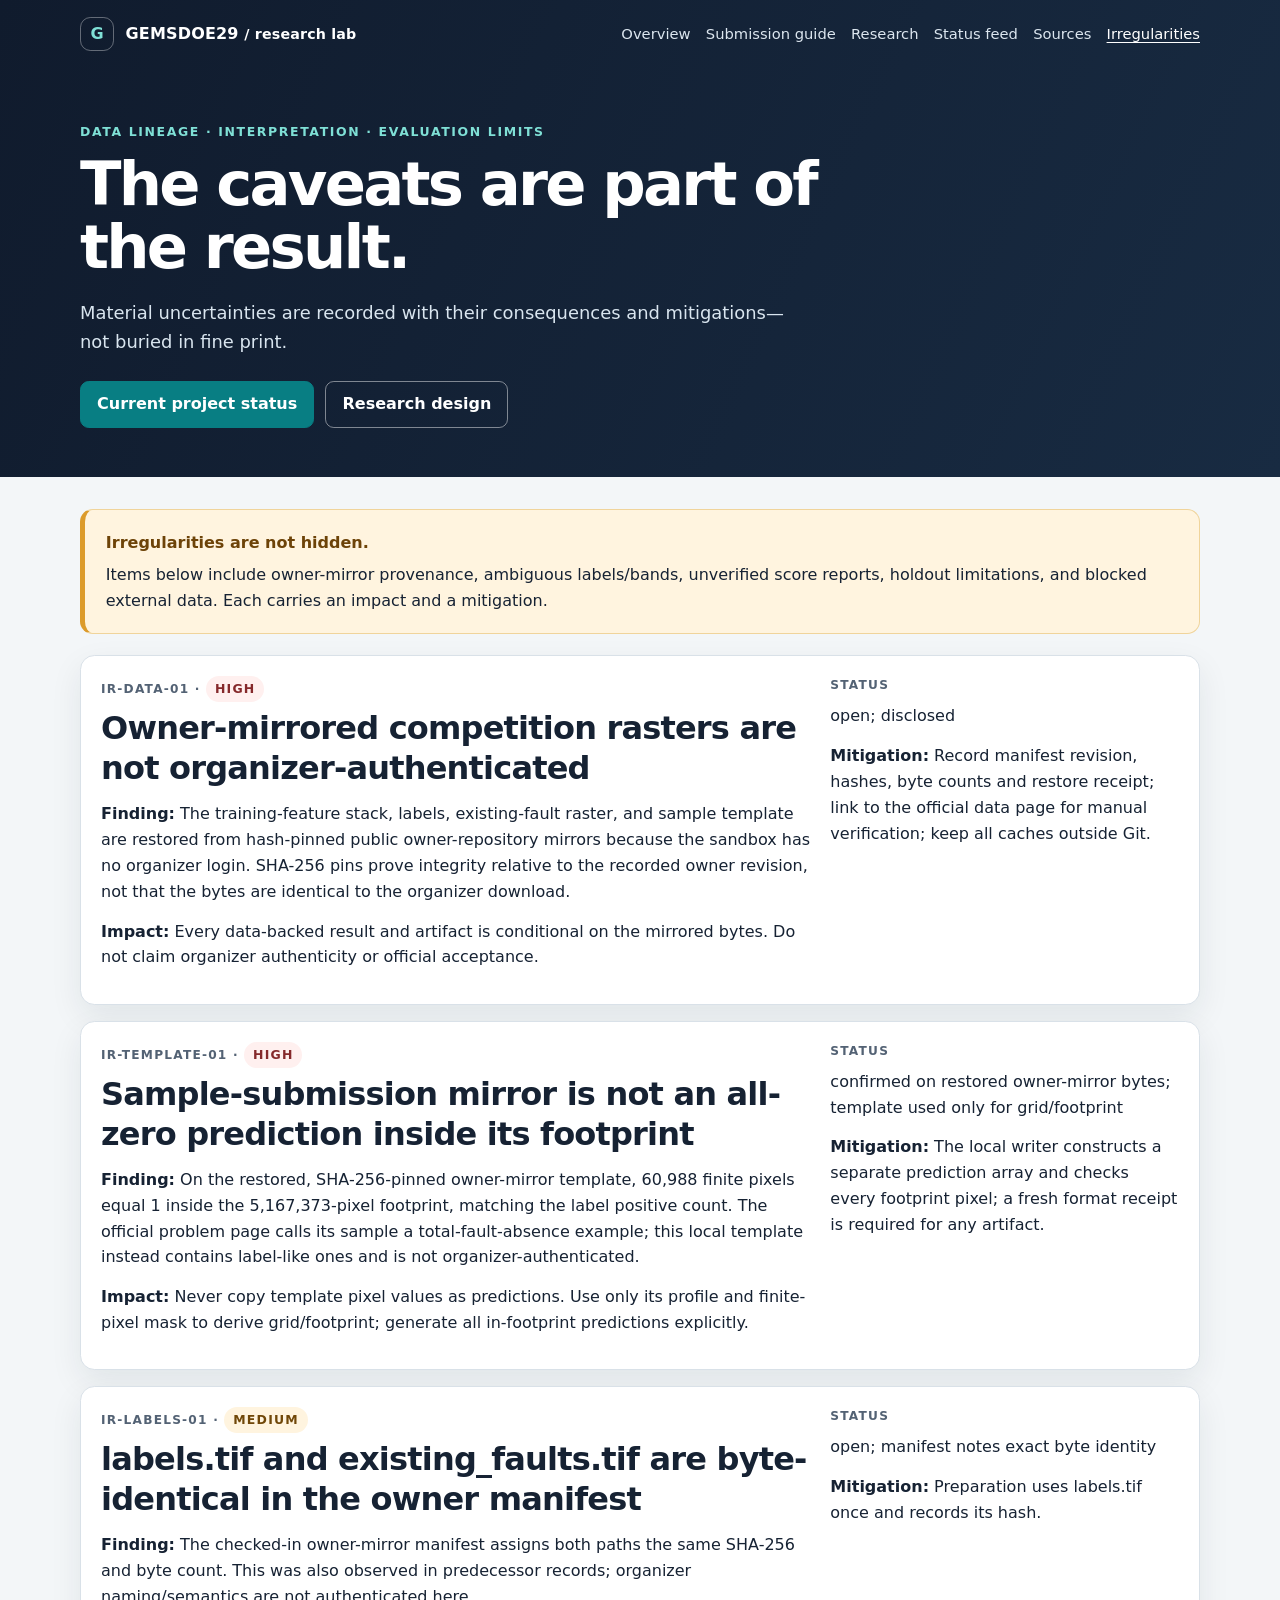
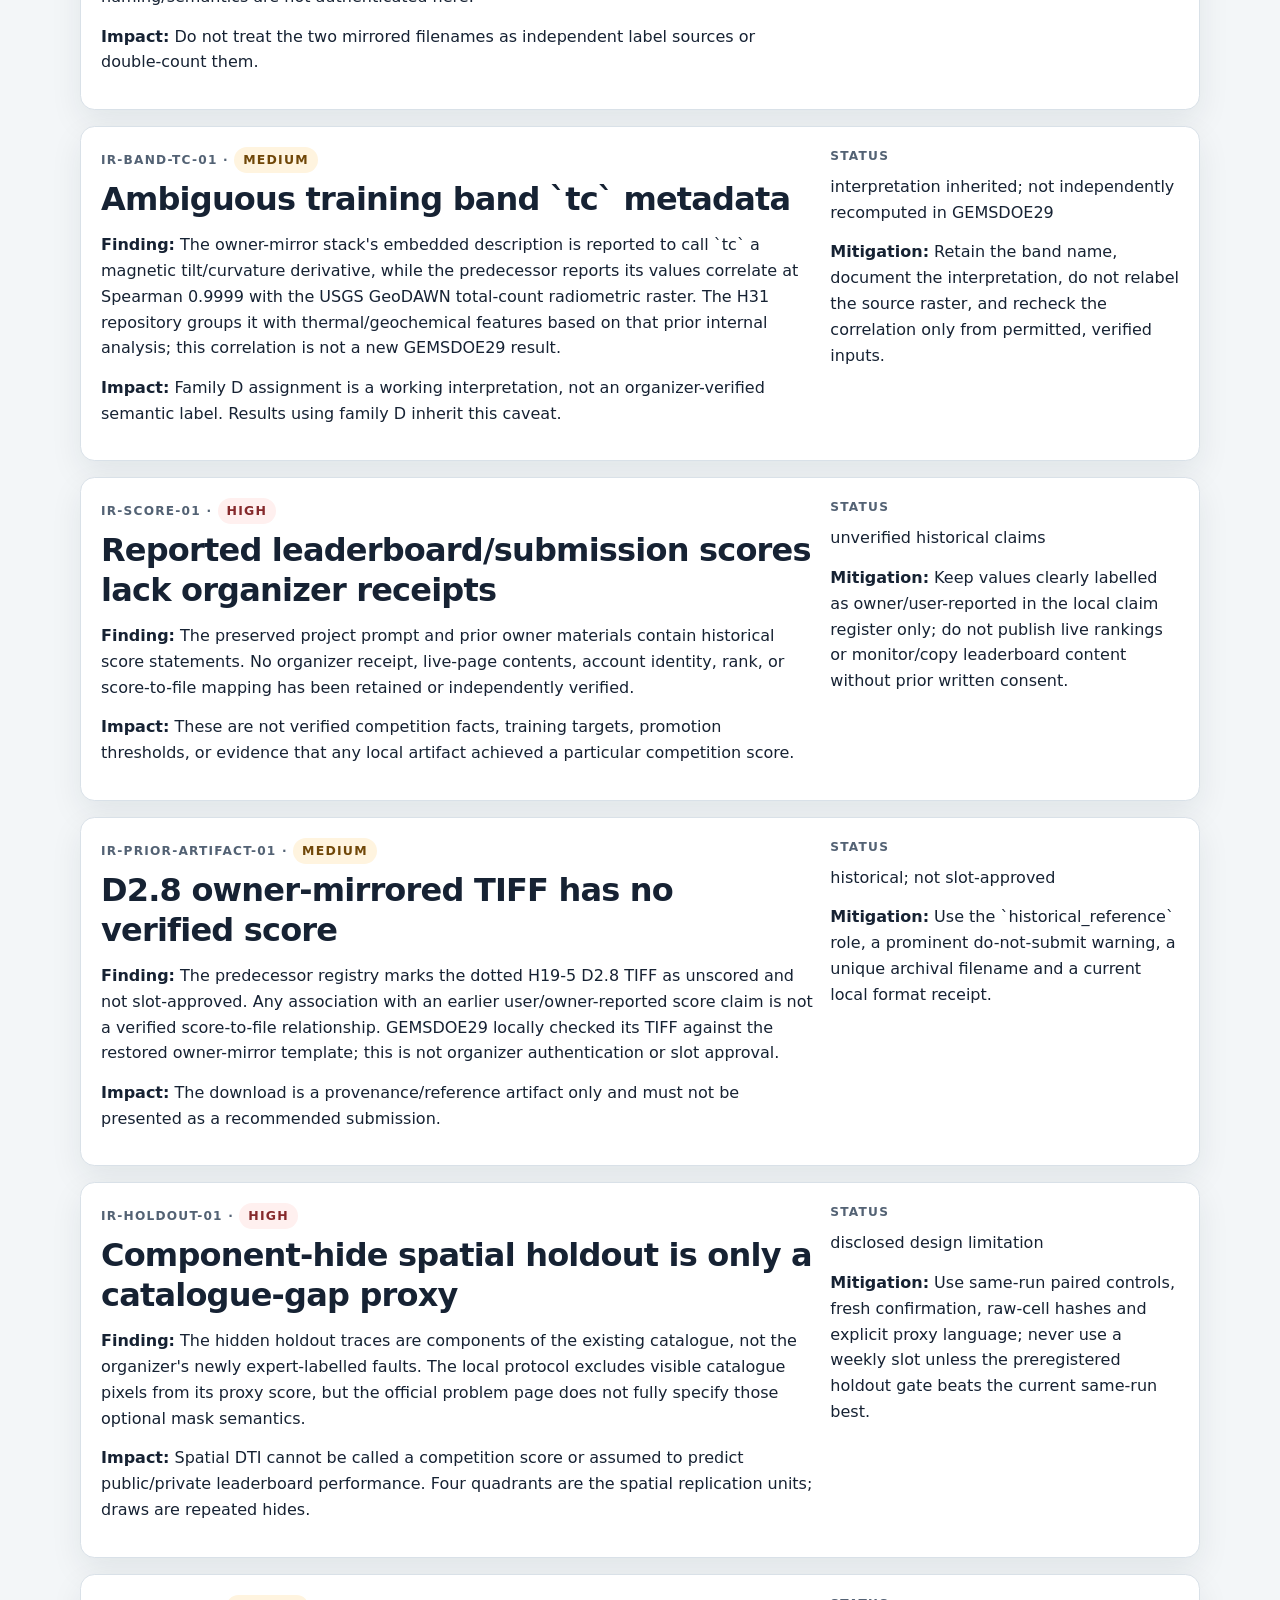
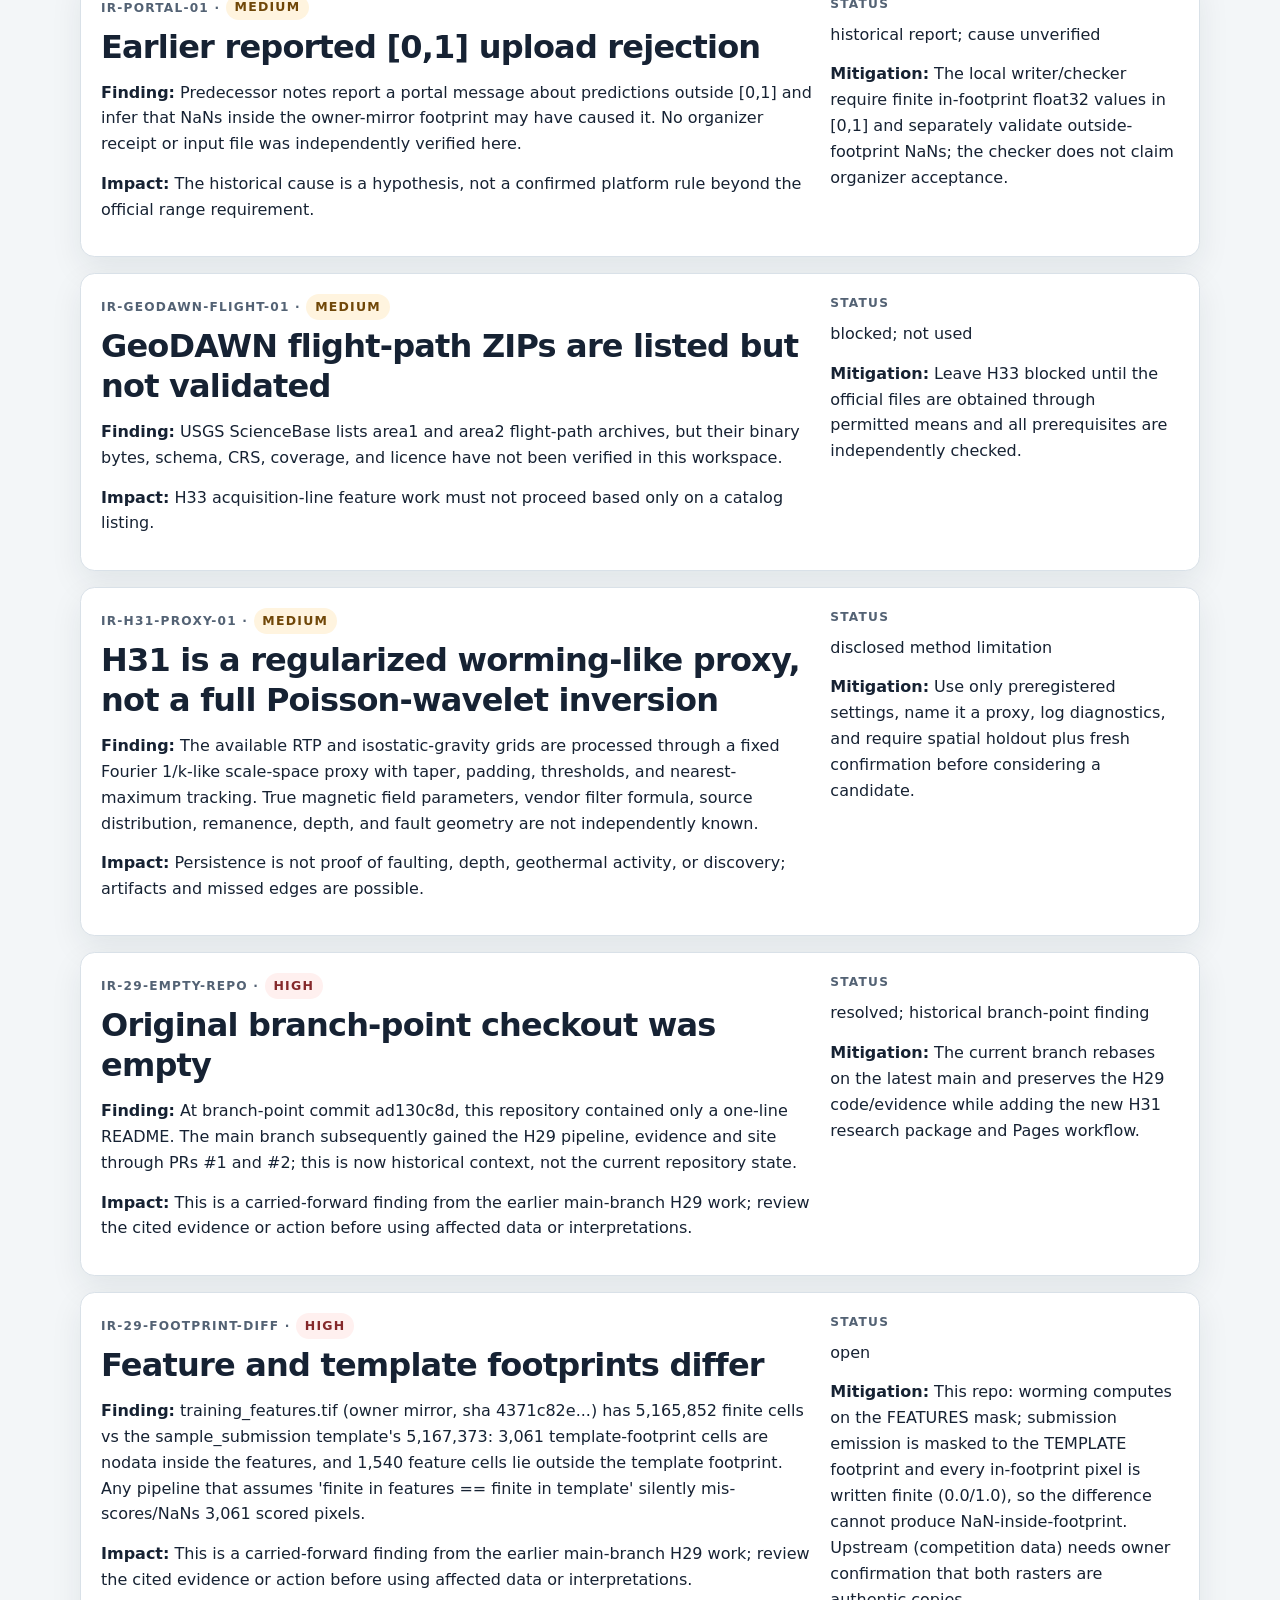
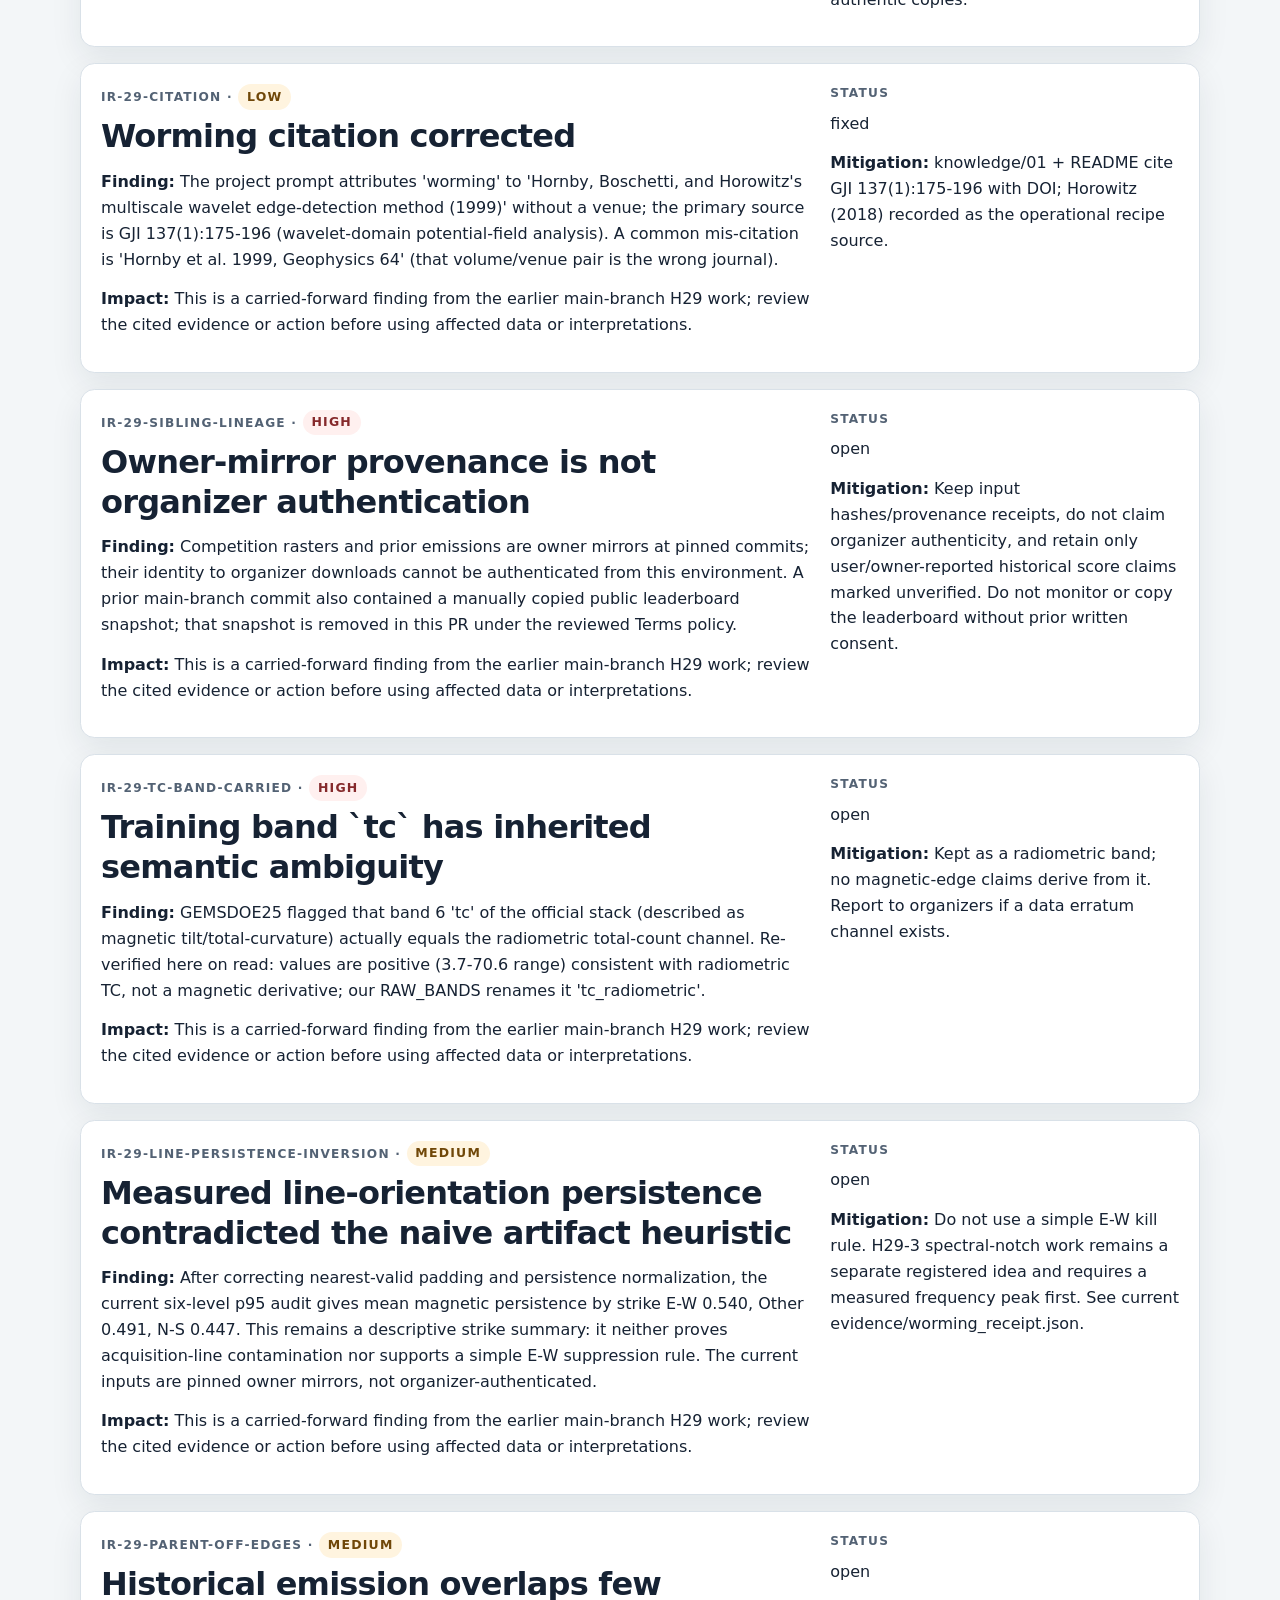
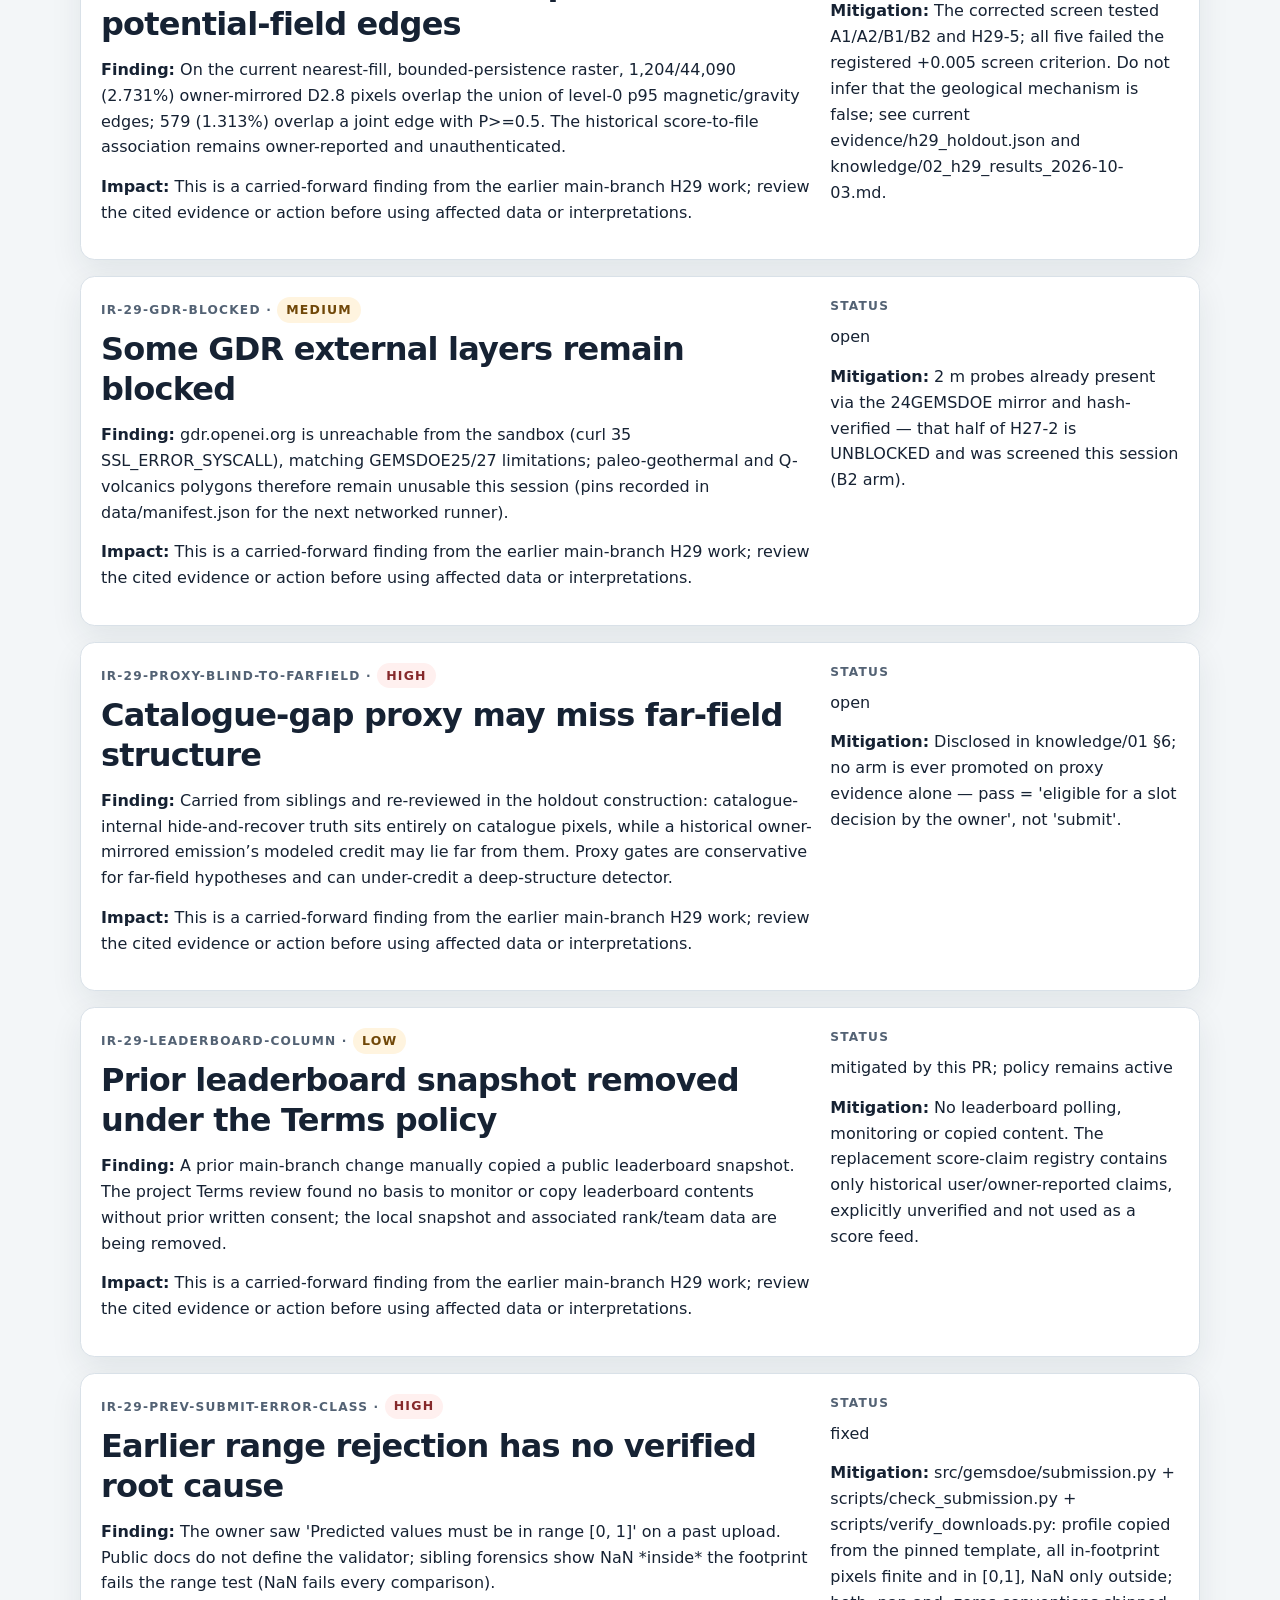
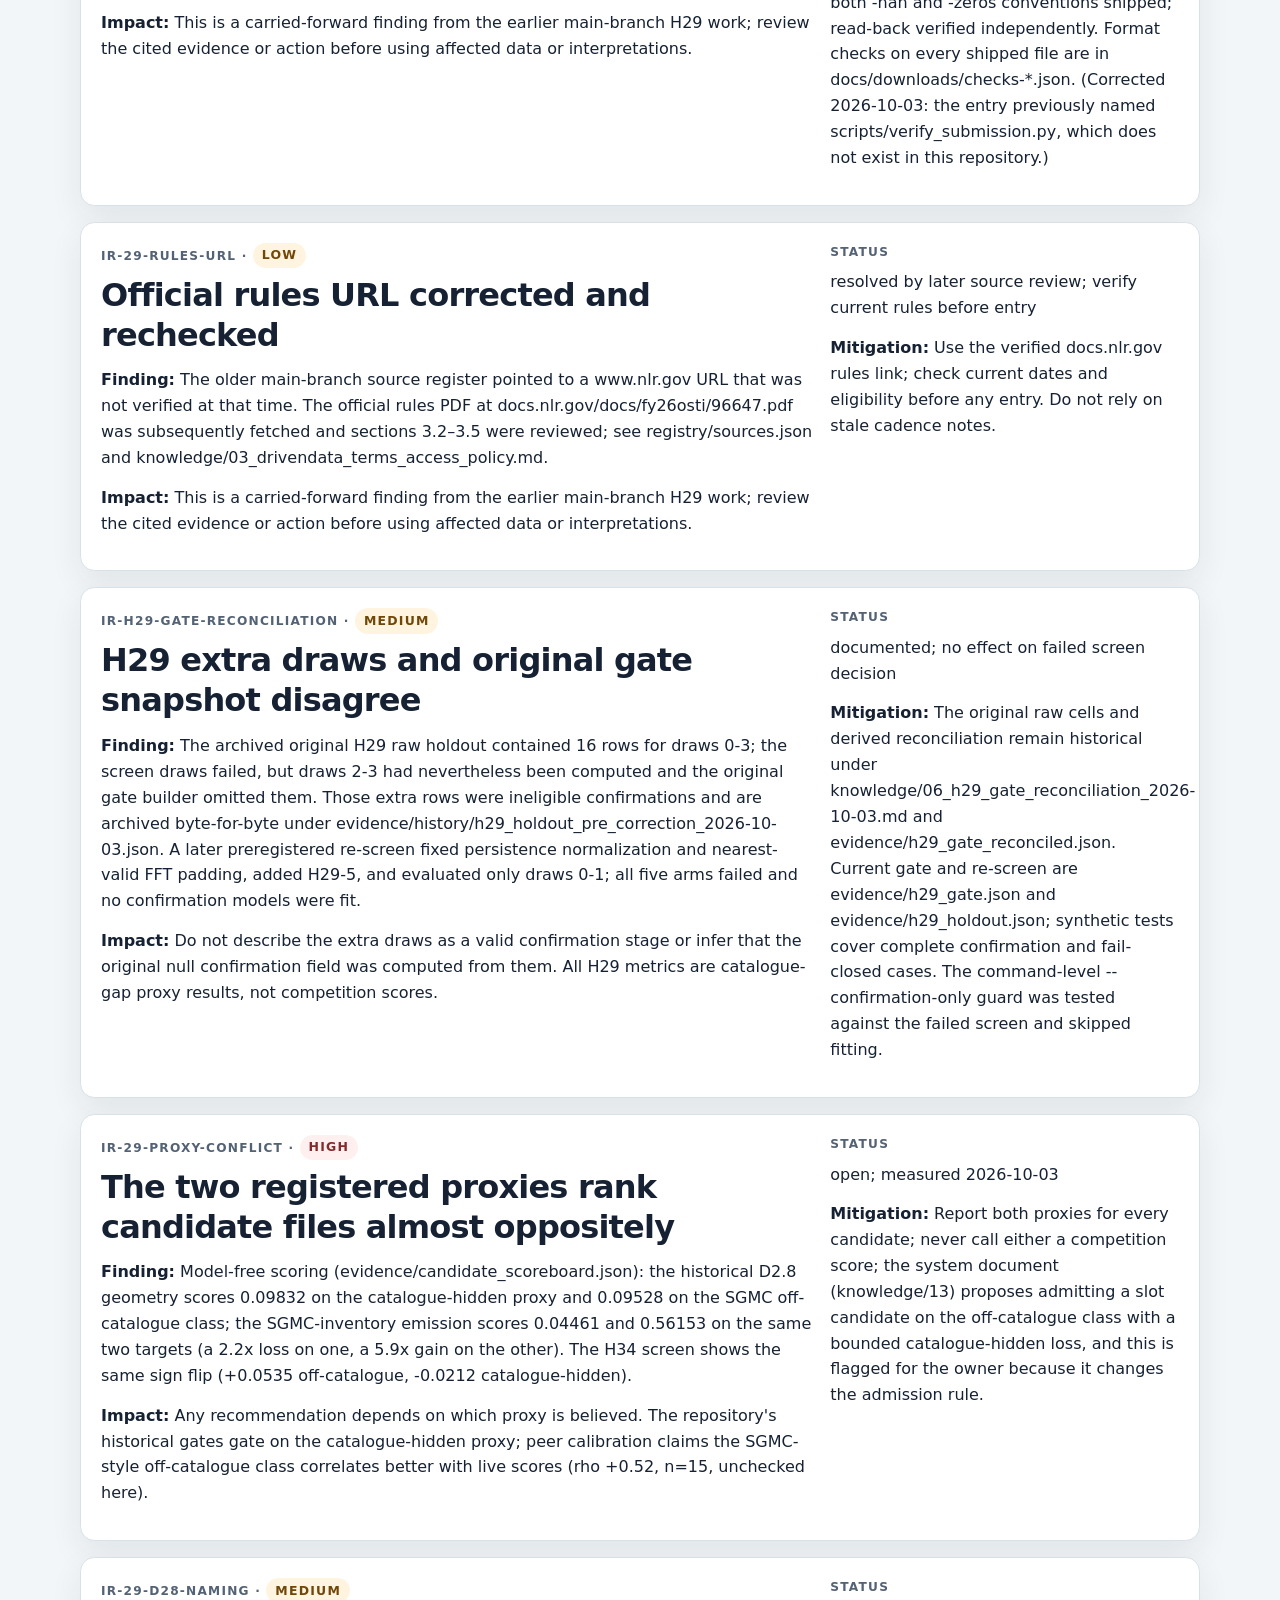
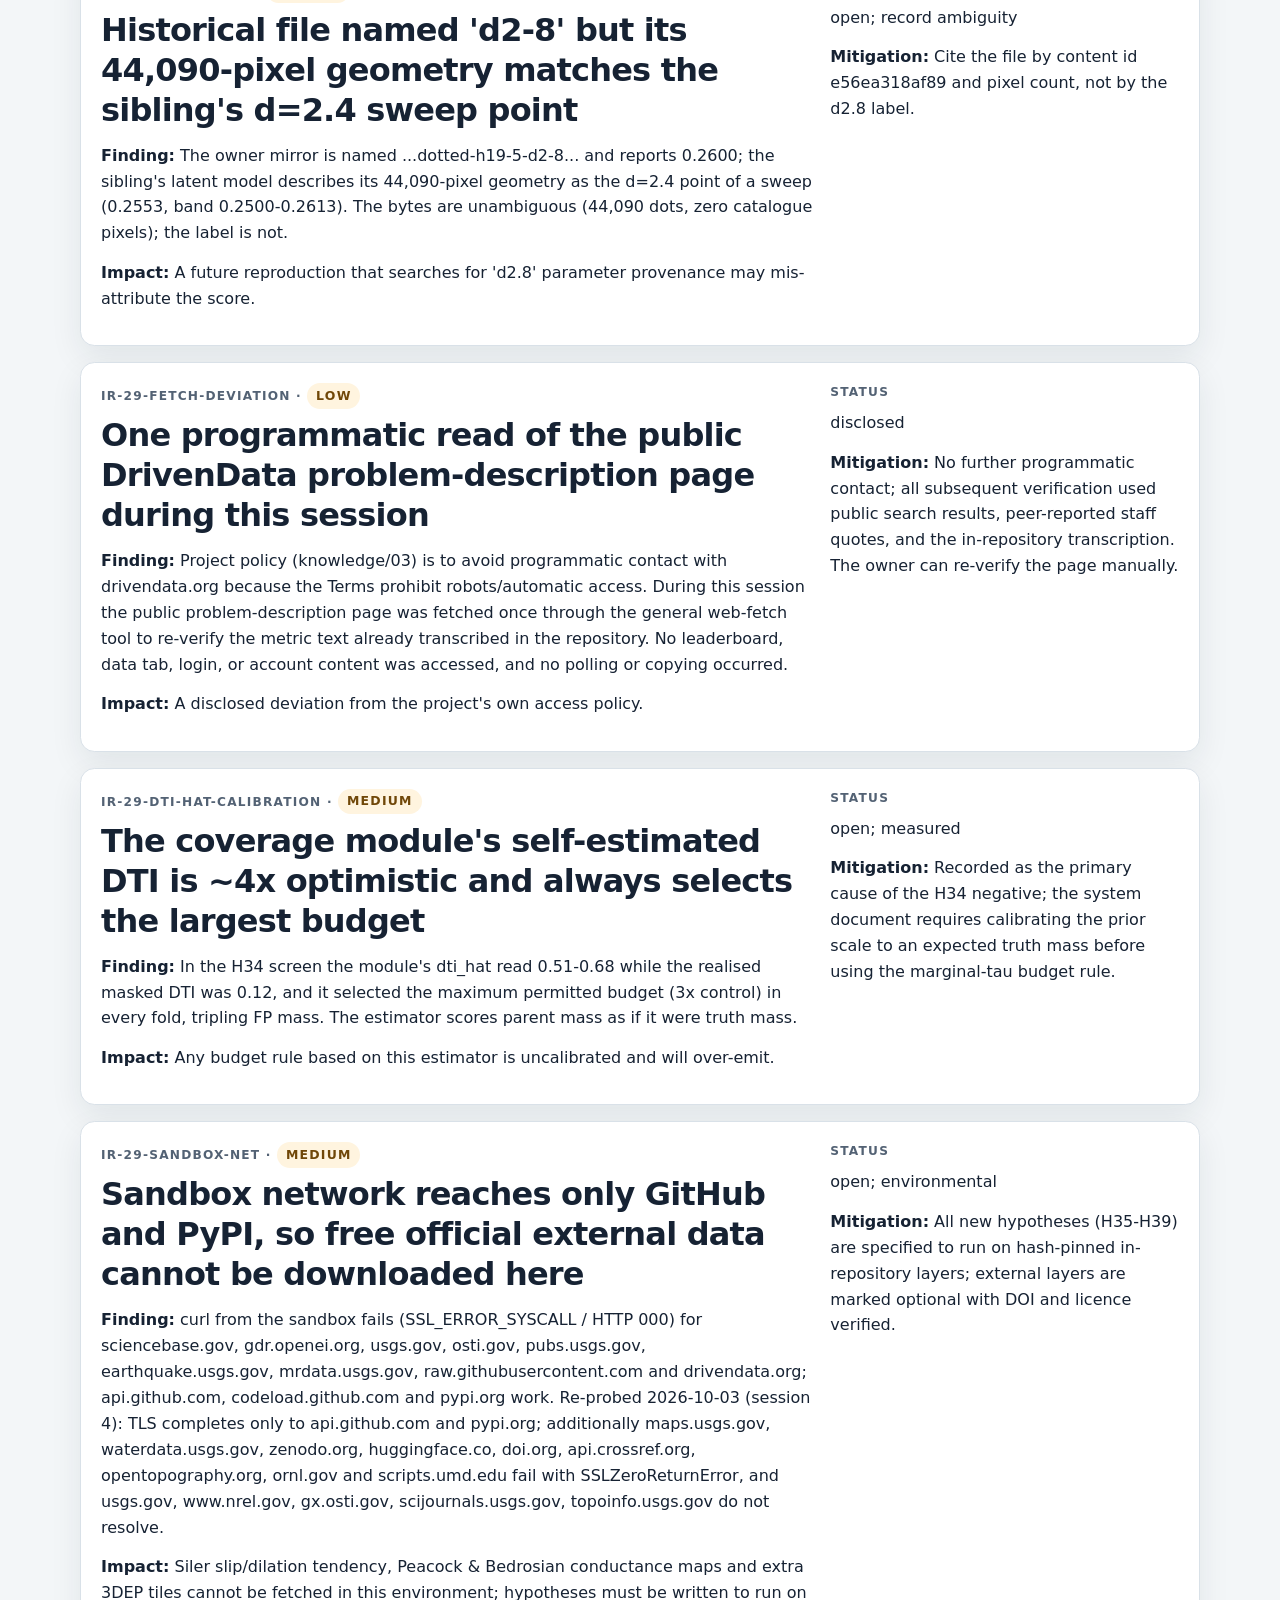
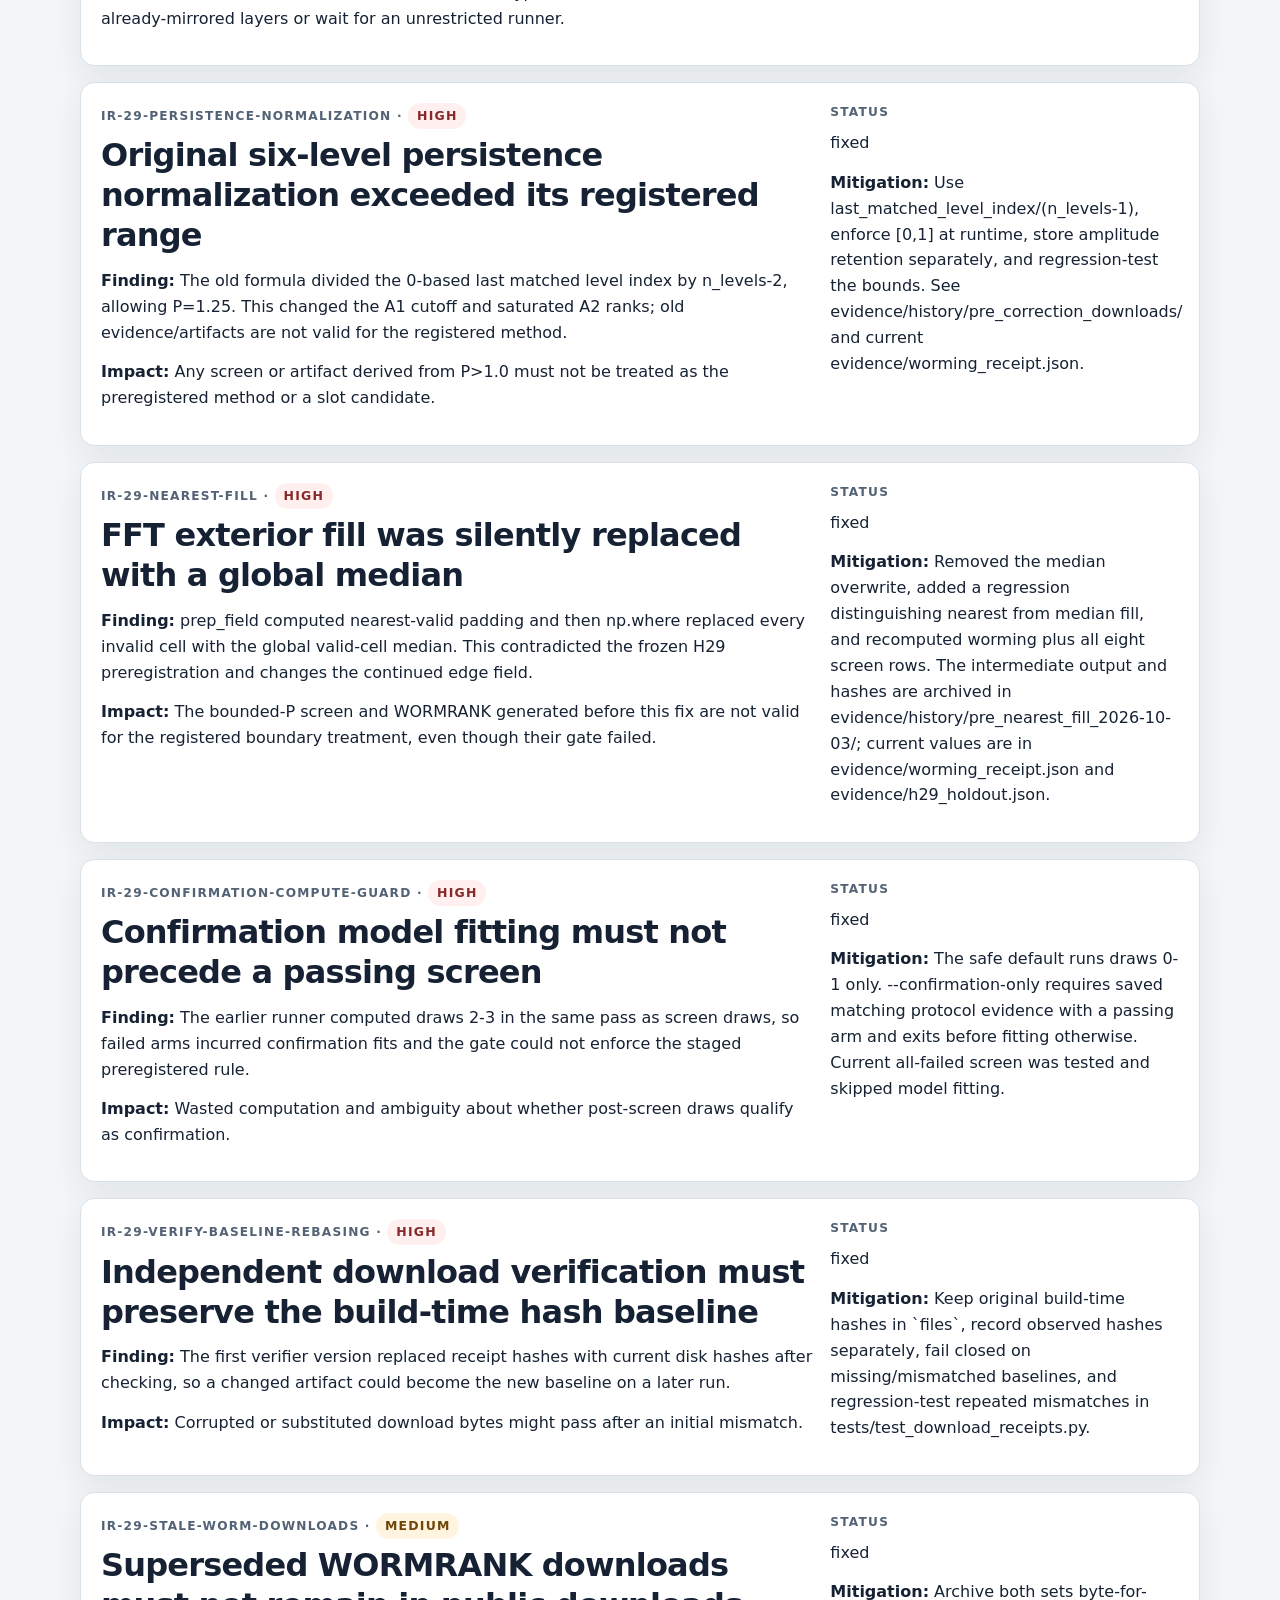
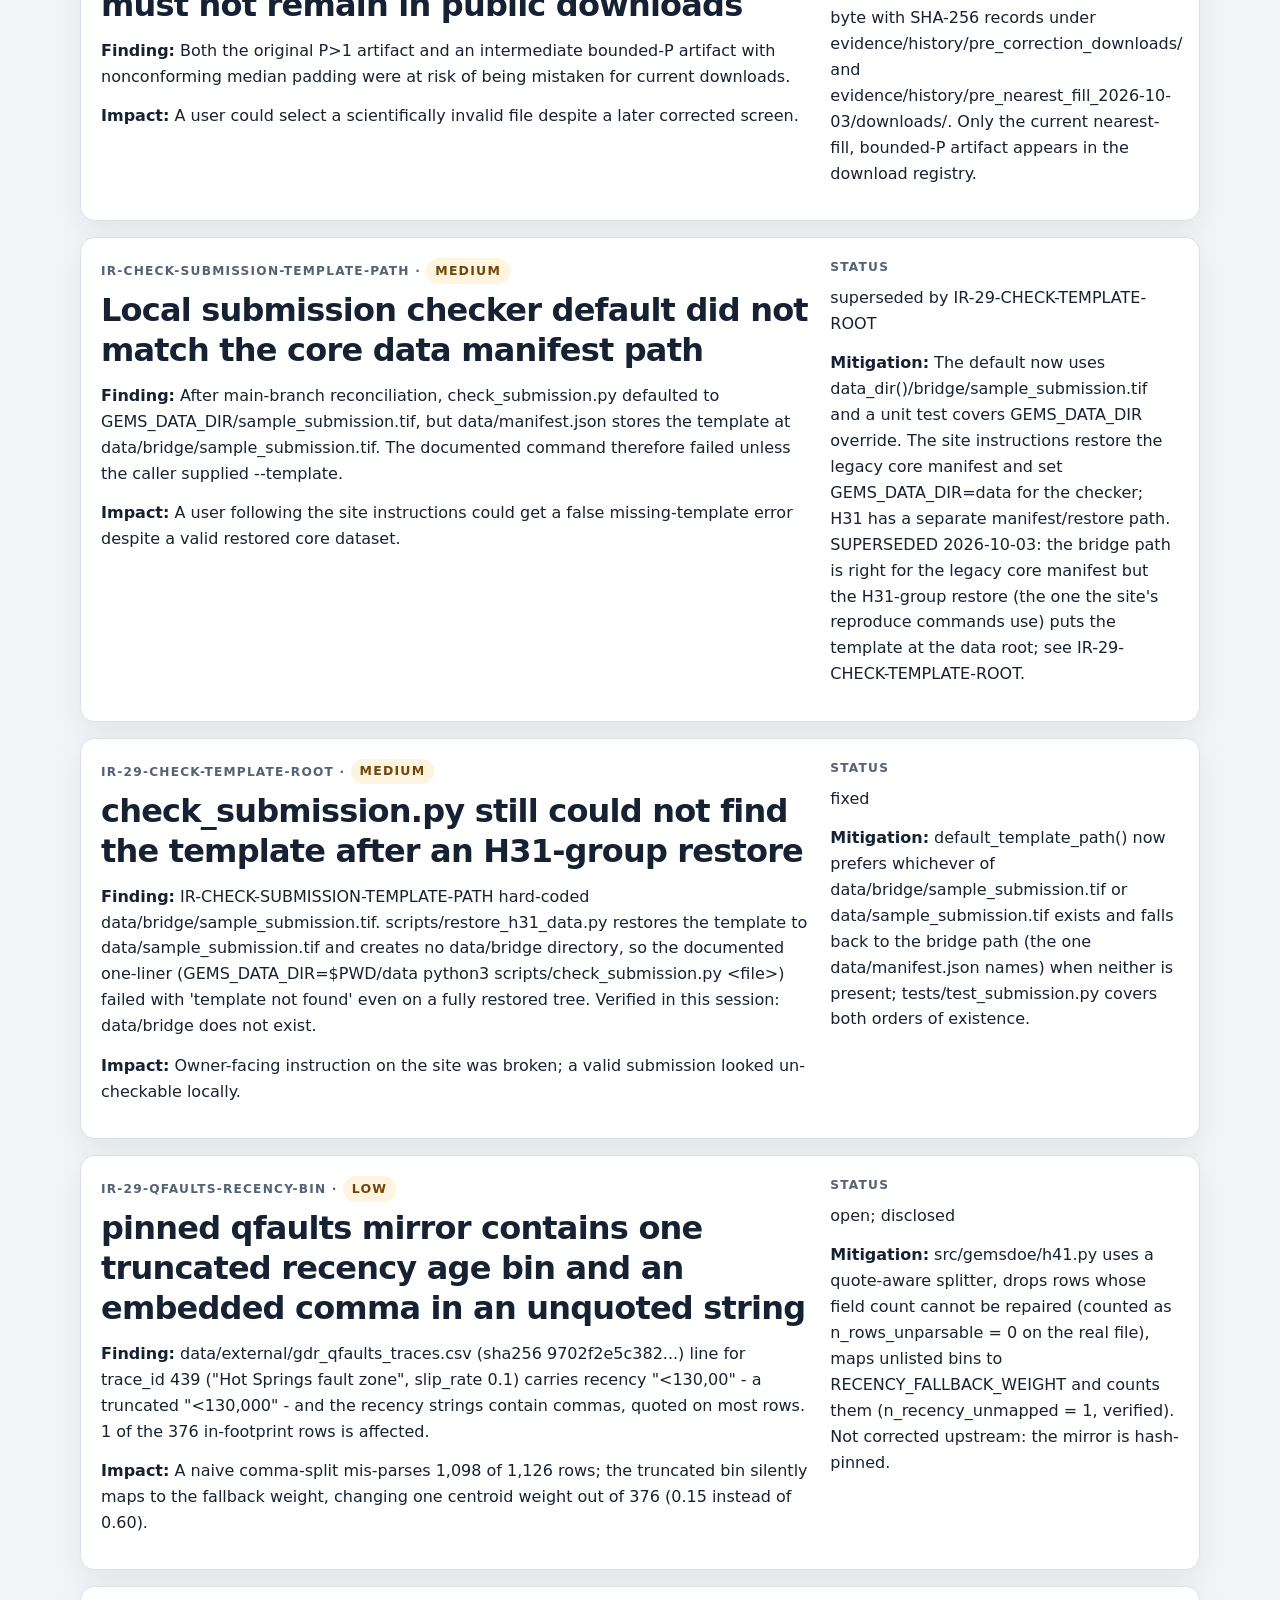
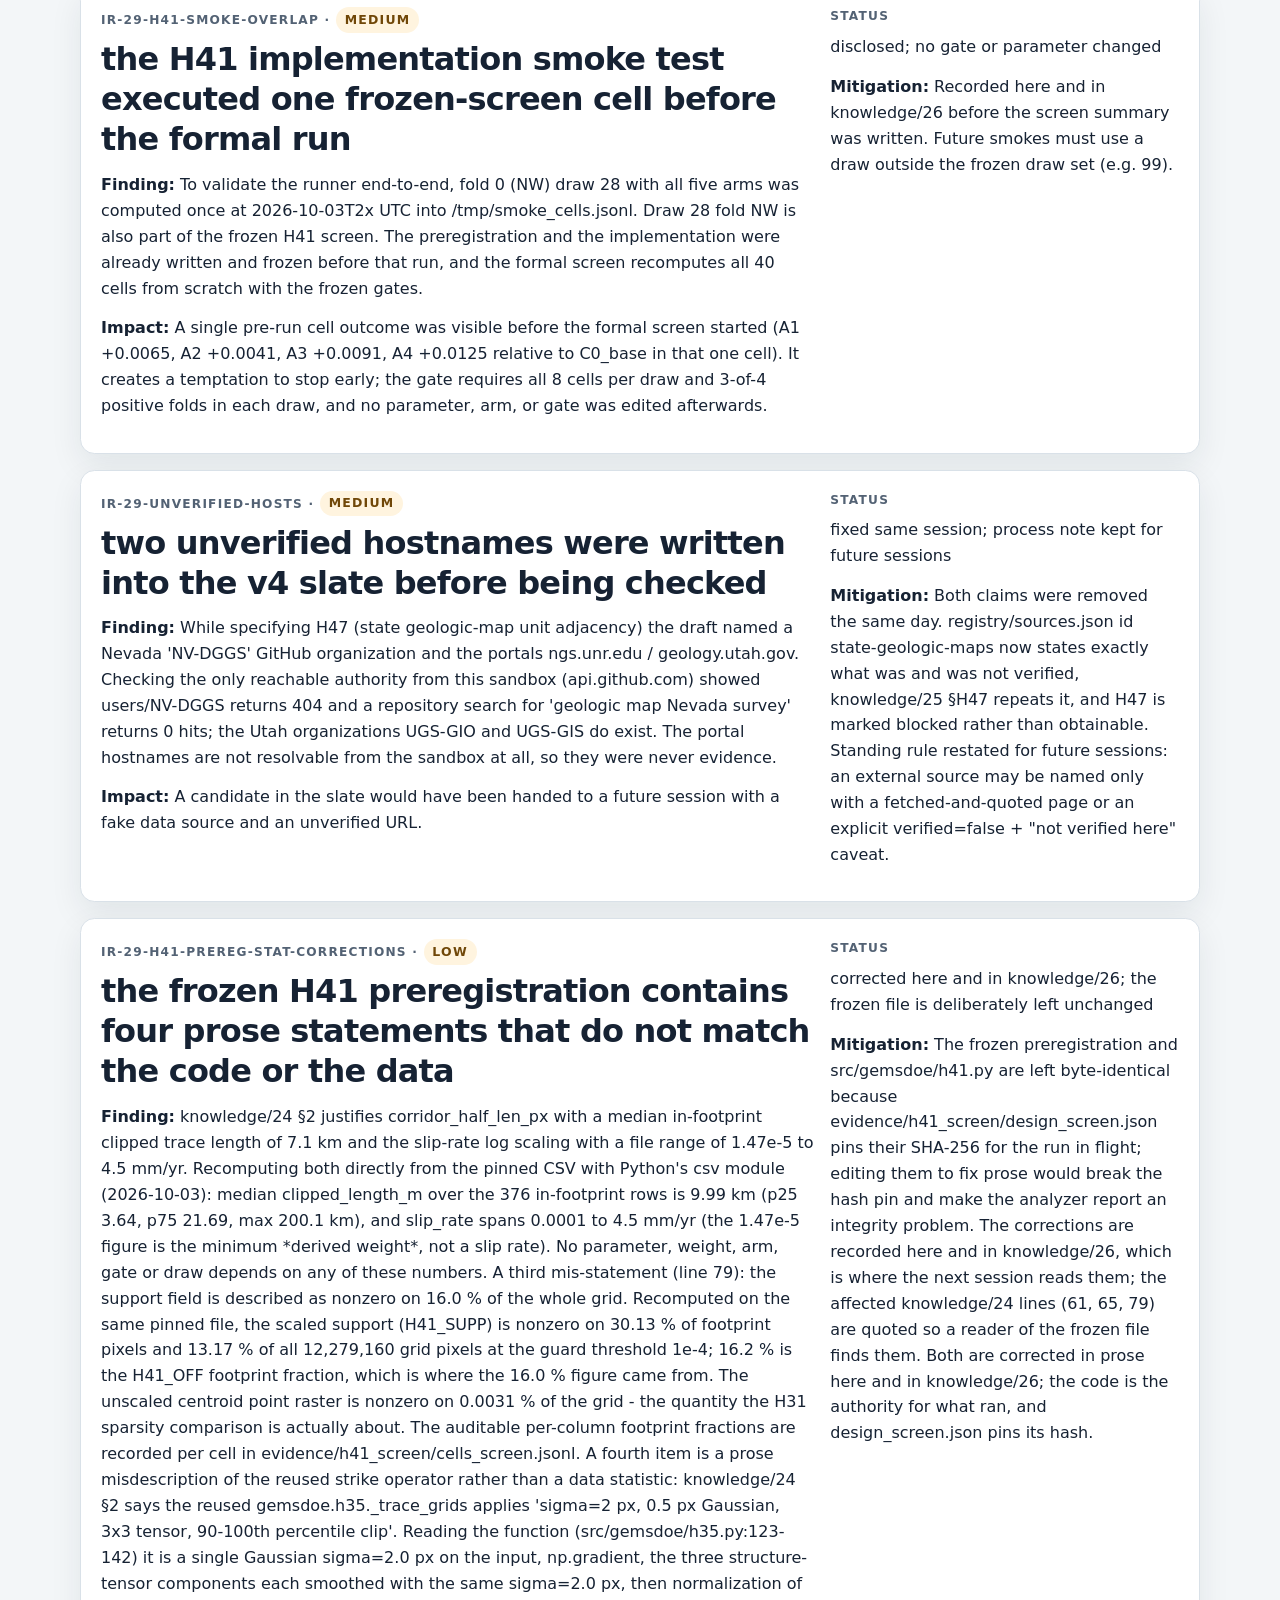
<file: docs/irregularities.html>
<!doctype html>
<html lang="en"><head><meta charset="utf-8"><meta name="viewport" content="width=device-width, initial-scale=1"><meta name="description" content="Material data, interpretation, score, holdout, and method caveats in the GEMSDOE29 project."><title>Irregularities and caveats | GEMSDOE29</title><link rel="icon" href="assets/favicon.svg" type="image/svg+xml"><link rel="stylesheet" href="assets/site.css"></head><body><a class="skip-link" href="#main">Skip to content</a><header class="site-header"><div class="shell header-top"><a class="brand" href="index.html"><span class="brand-mark" aria-hidden="true">G</span><span>GEMSDOE29 <span class="small">/ research lab</span></span></a><nav aria-label="Primary"><a href="index.html">Overview</a><a href="executive-summary.html">Submission guide</a><a href="research.html">Research</a><a href="status.html">Status feed</a><a href="sources.html">Sources</a><a href="irregularities.html" aria-current="page">Irregularities</a></nav></div><div class="shell hero"><p class="eyebrow">Data lineage · interpretation · evaluation limits</p><h1>The caveats are part of the result.</h1><p class="hero-copy">Material uncertainties are recorded with their consequences and mitigations—not buried in fine print.</p><div class="hero-actions"><a href="index.html" class="button">Current project status</a><a href="research.html" class="button secondary">Research design</a></div></div></header><main id="main"><div class="shell"><section class="status-banner"><strong>Irregularities are not hidden.</strong><p>Items below include owner-mirror provenance, ambiguous labels/bands, unverified score reports, holdout limitations, and blocked external data. Each carries an impact and a mitigation.</p></section><section class="grid" aria-label="Project irregularities"><article class="card span-12"><div class="grid"><div class="span-8"><p class="kicker">IR-DATA-01 · <span class="pill no">high</span></p><h2>Owner-mirrored competition rasters are not organizer-authenticated</h2><p><strong>Finding:</strong> The training-feature stack, labels, existing-fault raster, and sample template are restored from hash-pinned public owner-repository mirrors because the sandbox has no organizer login. SHA-256 pins prove integrity relative to the recorded owner revision, not that the bytes are identical to the organizer download.</p><p><strong>Impact:</strong> Every data-backed result and artifact is conditional on the mirrored bytes. Do not claim organizer authenticity or official acceptance.</p></div><aside class="span-4"><p class="kicker">Status</p><p>open; disclosed</p><p><strong>Mitigation:</strong> Record manifest revision, hashes, byte counts and restore receipt; link to the official data page for manual verification; keep all caches outside Git.</p></aside></div></article><article class="card span-12"><div class="grid"><div class="span-8"><p class="kicker">IR-TEMPLATE-01 · <span class="pill no">high</span></p><h2>Sample-submission mirror is not an all-zero prediction inside its footprint</h2><p><strong>Finding:</strong> On the restored, SHA-256-pinned owner-mirror template, 60,988 finite pixels equal 1 inside the 5,167,373-pixel footprint, matching the label positive count. The official problem page calls its sample a total-fault-absence example; this local template instead contains label-like ones and is not organizer-authenticated.</p><p><strong>Impact:</strong> Never copy template pixel values as predictions. Use only its profile and finite-pixel mask to derive grid/footprint; generate all in-footprint predictions explicitly.</p></div><aside class="span-4"><p class="kicker">Status</p><p>confirmed on restored owner-mirror bytes; template used only for grid/footprint</p><p><strong>Mitigation:</strong> The local writer constructs a separate prediction array and checks every footprint pixel; a fresh format receipt is required for any artifact.</p></aside></div></article><article class="card span-12"><div class="grid"><div class="span-8"><p class="kicker">IR-LABELS-01 · <span class="pill warning">medium</span></p><h2>labels.tif and existing_faults.tif are byte-identical in the owner manifest</h2><p><strong>Finding:</strong> The checked-in owner-mirror manifest assigns both paths the same SHA-256 and byte count. This was also observed in predecessor records; organizer naming/semantics are not authenticated here.</p><p><strong>Impact:</strong> Do not treat the two mirrored filenames as independent label sources or double-count them.</p></div><aside class="span-4"><p class="kicker">Status</p><p>open; manifest notes exact byte identity</p><p><strong>Mitigation:</strong> Preparation uses labels.tif once and records its hash.</p></aside></div></article><article class="card span-12"><div class="grid"><div class="span-8"><p class="kicker">IR-BAND-TC-01 · <span class="pill warning">medium</span></p><h2>Ambiguous training band `tc` metadata</h2><p><strong>Finding:</strong> The owner-mirror stack&#x27;s embedded description is reported to call `tc` a magnetic tilt/curvature derivative, while the predecessor reports its values correlate at Spearman 0.9999 with the USGS GeoDAWN total-count radiometric raster. The H31 repository groups it with thermal/geochemical features based on that prior internal analysis; this correlation is not a new GEMSDOE29 result.</p><p><strong>Impact:</strong> Family D assignment is a working interpretation, not an organizer-verified semantic label. Results using family D inherit this caveat.</p></div><aside class="span-4"><p class="kicker">Status</p><p>interpretation inherited; not independently recomputed in GEMSDOE29</p><p><strong>Mitigation:</strong> Retain the band name, document the interpretation, do not relabel the source raster, and recheck the correlation only from permitted, verified inputs.</p></aside></div></article><article class="card span-12"><div class="grid"><div class="span-8"><p class="kicker">IR-SCORE-01 · <span class="pill no">high</span></p><h2>Reported leaderboard/submission scores lack organizer receipts</h2><p><strong>Finding:</strong> The preserved project prompt and prior owner materials contain historical score statements. No organizer receipt, live-page contents, account identity, rank, or score-to-file mapping has been retained or independently verified.</p><p><strong>Impact:</strong> These are not verified competition facts, training targets, promotion thresholds, or evidence that any local artifact achieved a particular competition score.</p></div><aside class="span-4"><p class="kicker">Status</p><p>unverified historical claims</p><p><strong>Mitigation:</strong> Keep values clearly labelled as owner/user-reported in the local claim register only; do not publish live rankings or monitor/copy leaderboard content without prior written consent.</p></aside></div></article><article class="card span-12"><div class="grid"><div class="span-8"><p class="kicker">IR-PRIOR-ARTIFACT-01 · <span class="pill warning">medium</span></p><h2>D2.8 owner-mirrored TIFF has no verified score</h2><p><strong>Finding:</strong> The predecessor registry marks the dotted H19-5 D2.8 TIFF as unscored and not slot-approved. Any association with an earlier user/owner-reported score claim is not a verified score-to-file relationship. GEMSDOE29 locally checked its TIFF against the restored owner-mirror template; this is not organizer authentication or slot approval.</p><p><strong>Impact:</strong> The download is a provenance/reference artifact only and must not be presented as a recommended submission.</p></div><aside class="span-4"><p class="kicker">Status</p><p>historical; not slot-approved</p><p><strong>Mitigation:</strong> Use the `historical_reference` role, a prominent do-not-submit warning, a unique archival filename and a current local format receipt.</p></aside></div></article><article class="card span-12"><div class="grid"><div class="span-8"><p class="kicker">IR-HOLDOUT-01 · <span class="pill no">high</span></p><h2>Component-hide spatial holdout is only a catalogue-gap proxy</h2><p><strong>Finding:</strong> The hidden holdout traces are components of the existing catalogue, not the organizer&#x27;s newly expert-labelled faults. The local protocol excludes visible catalogue pixels from its proxy score, but the official problem page does not fully specify those optional mask semantics.</p><p><strong>Impact:</strong> Spatial DTI cannot be called a competition score or assumed to predict public/private leaderboard performance. Four quadrants are the spatial replication units; draws are repeated hides.</p></div><aside class="span-4"><p class="kicker">Status</p><p>disclosed design limitation</p><p><strong>Mitigation:</strong> Use same-run paired controls, fresh confirmation, raw-cell hashes and explicit proxy language; never use a weekly slot unless the preregistered holdout gate beats the current same-run best.</p></aside></div></article><article class="card span-12"><div class="grid"><div class="span-8"><p class="kicker">IR-PORTAL-01 · <span class="pill warning">medium</span></p><h2>Earlier reported [0,1] upload rejection</h2><p><strong>Finding:</strong> Predecessor notes report a portal message about predictions outside [0,1] and infer that NaNs inside the owner-mirror footprint may have caused it. No organizer receipt or input file was independently verified here.</p><p><strong>Impact:</strong> The historical cause is a hypothesis, not a confirmed platform rule beyond the official range requirement.</p></div><aside class="span-4"><p class="kicker">Status</p><p>historical report; cause unverified</p><p><strong>Mitigation:</strong> The local writer/checker require finite in-footprint float32 values in [0,1] and separately validate outside-footprint NaNs; the checker does not claim organizer acceptance.</p></aside></div></article><article class="card span-12"><div class="grid"><div class="span-8"><p class="kicker">IR-GEODAWN-FLIGHT-01 · <span class="pill warning">medium</span></p><h2>GeoDAWN flight-path ZIPs are listed but not validated</h2><p><strong>Finding:</strong> USGS ScienceBase lists area1 and area2 flight-path archives, but their binary bytes, schema, CRS, coverage, and licence have not been verified in this workspace.</p><p><strong>Impact:</strong> H33 acquisition-line feature work must not proceed based only on a catalog listing.</p></div><aside class="span-4"><p class="kicker">Status</p><p>blocked; not used</p><p><strong>Mitigation:</strong> Leave H33 blocked until the official files are obtained through permitted means and all prerequisites are independently checked.</p></aside></div></article><article class="card span-12"><div class="grid"><div class="span-8"><p class="kicker">IR-H31-PROXY-01 · <span class="pill warning">medium</span></p><h2>H31 is a regularized worming-like proxy, not a full Poisson-wavelet inversion</h2><p><strong>Finding:</strong> The available RTP and isostatic-gravity grids are processed through a fixed Fourier 1/k-like scale-space proxy with taper, padding, thresholds, and nearest-maximum tracking. True magnetic field parameters, vendor filter formula, source distribution, remanence, depth, and fault geometry are not independently known.</p><p><strong>Impact:</strong> Persistence is not proof of faulting, depth, geothermal activity, or discovery; artifacts and missed edges are possible.</p></div><aside class="span-4"><p class="kicker">Status</p><p>disclosed method limitation</p><p><strong>Mitigation:</strong> Use only preregistered settings, name it a proxy, log diagnostics, and require spatial holdout plus fresh confirmation before considering a candidate.</p></aside></div></article><article class="card span-12"><div class="grid"><div class="span-8"><p class="kicker">IR-29-EMPTY-REPO · <span class="pill no">high</span></p><h2>Original branch-point checkout was empty</h2><p><strong>Finding:</strong> At branch-point commit ad130c8d, this repository contained only a one-line README. The main branch subsequently gained the H29 pipeline, evidence and site through PRs #1 and #2; this is now historical context, not the current repository state.</p><p><strong>Impact:</strong> This is a carried-forward finding from the earlier main-branch H29 work; review the cited evidence or action before using affected data or interpretations.</p></div><aside class="span-4"><p class="kicker">Status</p><p>resolved; historical branch-point finding</p><p><strong>Mitigation:</strong> The current branch rebases on the latest main and preserves the H29 code/evidence while adding the new H31 research package and Pages workflow.</p></aside></div></article><article class="card span-12"><div class="grid"><div class="span-8"><p class="kicker">IR-29-FOOTPRINT-DIFF · <span class="pill no">high</span></p><h2>Feature and template footprints differ</h2><p><strong>Finding:</strong> training_features.tif (owner mirror, sha 4371c82e...) has 5,165,852 finite cells vs the sample_submission template&#x27;s 5,167,373: 3,061 template-footprint cells are nodata inside the features, and 1,540 feature cells lie outside the template footprint. Any pipeline that assumes &#x27;finite in features == finite in template&#x27; silently mis-scores/NaNs 3,061 scored pixels.</p><p><strong>Impact:</strong> This is a carried-forward finding from the earlier main-branch H29 work; review the cited evidence or action before using affected data or interpretations.</p></div><aside class="span-4"><p class="kicker">Status</p><p>open</p><p><strong>Mitigation:</strong> This repo: worming computes on the FEATURES mask; submission emission is masked to the TEMPLATE footprint and every in-footprint pixel is written finite (0.0/1.0), so the difference cannot produce NaN-inside-footprint. Upstream (competition data) needs owner confirmation that both rasters are authentic copies.</p></aside></div></article><article class="card span-12"><div class="grid"><div class="span-8"><p class="kicker">IR-29-CITATION · <span class="pill warning">low</span></p><h2>Worming citation corrected</h2><p><strong>Finding:</strong> The project prompt attributes &#x27;worming&#x27; to &#x27;Hornby, Boschetti, and Horowitz&#x27;s multiscale wavelet edge-detection method (1999)&#x27; without a venue; the primary source is GJI 137(1):175-196 (wavelet-domain potential-field analysis). A common mis-citation is &#x27;Hornby et al. 1999, Geophysics 64&#x27; (that volume/venue pair is the wrong journal).</p><p><strong>Impact:</strong> This is a carried-forward finding from the earlier main-branch H29 work; review the cited evidence or action before using affected data or interpretations.</p></div><aside class="span-4"><p class="kicker">Status</p><p>fixed</p><p><strong>Mitigation:</strong> knowledge/01 + README cite GJI 137(1):175-196 with DOI; Horowitz (2018) recorded as the operational recipe source.</p></aside></div></article><article class="card span-12"><div class="grid"><div class="span-8"><p class="kicker">IR-29-SIBLING-LINEAGE · <span class="pill no">high</span></p><h2>Owner-mirror provenance is not organizer authentication</h2><p><strong>Finding:</strong> Competition rasters and prior emissions are owner mirrors at pinned commits; their identity to organizer downloads cannot be authenticated from this environment. A prior main-branch commit also contained a manually copied public leaderboard snapshot; that snapshot is removed in this PR under the reviewed Terms policy.</p><p><strong>Impact:</strong> This is a carried-forward finding from the earlier main-branch H29 work; review the cited evidence or action before using affected data or interpretations.</p></div><aside class="span-4"><p class="kicker">Status</p><p>open</p><p><strong>Mitigation:</strong> Keep input hashes/provenance receipts, do not claim organizer authenticity, and retain only user/owner-reported historical score claims marked unverified. Do not monitor or copy the leaderboard without prior written consent.</p></aside></div></article><article class="card span-12"><div class="grid"><div class="span-8"><p class="kicker">IR-29-TC-BAND-CARRIED · <span class="pill no">high</span></p><h2>Training band `tc` has inherited semantic ambiguity</h2><p><strong>Finding:</strong> GEMSDOE25 flagged that band 6 &#x27;tc&#x27; of the official stack (described as magnetic tilt/total-curvature) actually equals the radiometric total-count channel. Re-verified here on read: values are positive (3.7-70.6 range) consistent with radiometric TC, not a magnetic derivative; our RAW_BANDS renames it &#x27;tc_radiometric&#x27;.</p><p><strong>Impact:</strong> This is a carried-forward finding from the earlier main-branch H29 work; review the cited evidence or action before using affected data or interpretations.</p></div><aside class="span-4"><p class="kicker">Status</p><p>open</p><p><strong>Mitigation:</strong> Kept as a radiometric band; no magnetic-edge claims derive from it. Report to organizers if a data erratum channel exists.</p></aside></div></article><article class="card span-12"><div class="grid"><div class="span-8"><p class="kicker">IR-29-LINE-PERSISTENCE-INVERSION · <span class="pill warning">medium</span></p><h2>Measured line-orientation persistence contradicted the naive artifact heuristic</h2><p><strong>Finding:</strong> After correcting nearest-valid padding and persistence normalization, the current six-level p95 audit gives mean magnetic persistence by strike E-W 0.540, Other 0.491, N-S 0.447. This remains a descriptive strike summary: it neither proves acquisition-line contamination nor supports a simple E-W suppression rule. The current inputs are pinned owner mirrors, not organizer-authenticated.</p><p><strong>Impact:</strong> This is a carried-forward finding from the earlier main-branch H29 work; review the cited evidence or action before using affected data or interpretations.</p></div><aside class="span-4"><p class="kicker">Status</p><p>open</p><p><strong>Mitigation:</strong> Do not use a simple E-W kill rule. H29-3 spectral-notch work remains a separate registered idea and requires a measured frequency peak first. See current evidence/worming_receipt.json.</p></aside></div></article><article class="card span-12"><div class="grid"><div class="span-8"><p class="kicker">IR-29-PARENT-OFF-EDGES · <span class="pill warning">medium</span></p><h2>Historical emission overlaps few potential-field edges</h2><p><strong>Finding:</strong> On the current nearest-fill, bounded-persistence raster, 1,204/44,090 (2.731%) owner-mirrored D2.8 pixels overlap the union of level-0 p95 magnetic/gravity edges; 579 (1.313%) overlap a joint edge with P&gt;=0.5. The historical score-to-file association remains owner-reported and unauthenticated.</p><p><strong>Impact:</strong> This is a carried-forward finding from the earlier main-branch H29 work; review the cited evidence or action before using affected data or interpretations.</p></div><aside class="span-4"><p class="kicker">Status</p><p>open</p><p><strong>Mitigation:</strong> The corrected screen tested A1/A2/B1/B2 and H29-5; all five failed the registered +0.005 screen criterion. Do not infer that the geological mechanism is false; see current evidence/h29_holdout.json and knowledge/02_h29_results_2026-10-03.md.</p></aside></div></article><article class="card span-12"><div class="grid"><div class="span-8"><p class="kicker">IR-29-GDR-BLOCKED · <span class="pill warning">medium</span></p><h2>Some GDR external layers remain blocked</h2><p><strong>Finding:</strong> gdr.openei.org is unreachable from the sandbox (curl 35 SSL_ERROR_SYSCALL), matching GEMSDOE25/27 limitations; paleo-geothermal and Q-volcanics polygons therefore remain unusable this session (pins recorded in data/manifest.json for the next networked runner).</p><p><strong>Impact:</strong> This is a carried-forward finding from the earlier main-branch H29 work; review the cited evidence or action before using affected data or interpretations.</p></div><aside class="span-4"><p class="kicker">Status</p><p>open</p><p><strong>Mitigation:</strong> 2 m probes already present via the 24GEMSDOE mirror and hash-verified — that half of H27-2 is UNBLOCKED and was screened this session (B2 arm).</p></aside></div></article><article class="card span-12"><div class="grid"><div class="span-8"><p class="kicker">IR-29-PROXY-BLIND-TO-FARFIELD · <span class="pill no">high</span></p><h2>Catalogue-gap proxy may miss far-field structure</h2><p><strong>Finding:</strong> Carried from siblings and re-reviewed in the holdout construction: catalogue-internal hide-and-recover truth sits entirely on catalogue pixels, while a historical owner-mirrored emission’s modeled credit may lie far from them. Proxy gates are conservative for far-field hypotheses and can under-credit a deep-structure detector.</p><p><strong>Impact:</strong> This is a carried-forward finding from the earlier main-branch H29 work; review the cited evidence or action before using affected data or interpretations.</p></div><aside class="span-4"><p class="kicker">Status</p><p>open</p><p><strong>Mitigation:</strong> Disclosed in knowledge/01 §6; no arm is ever promoted on proxy evidence alone — pass = &#x27;eligible for a slot decision by the owner&#x27;, not &#x27;submit&#x27;.</p></aside></div></article><article class="card span-12"><div class="grid"><div class="span-8"><p class="kicker">IR-29-LEADERBOARD-COLUMN · <span class="pill warning">low</span></p><h2>Prior leaderboard snapshot removed under the Terms policy</h2><p><strong>Finding:</strong> A prior main-branch change manually copied a public leaderboard snapshot. The project Terms review found no basis to monitor or copy leaderboard contents without prior written consent; the local snapshot and associated rank/team data are being removed.</p><p><strong>Impact:</strong> This is a carried-forward finding from the earlier main-branch H29 work; review the cited evidence or action before using affected data or interpretations.</p></div><aside class="span-4"><p class="kicker">Status</p><p>mitigated by this PR; policy remains active</p><p><strong>Mitigation:</strong> No leaderboard polling, monitoring or copied content. The replacement score-claim registry contains only historical user/owner-reported claims, explicitly unverified and not used as a score feed.</p></aside></div></article><article class="card span-12"><div class="grid"><div class="span-8"><p class="kicker">IR-29-PREV-SUBMIT-ERROR-CLASS · <span class="pill no">high</span></p><h2>Earlier range rejection has no verified root cause</h2><p><strong>Finding:</strong> The owner saw &#x27;Predicted values must be in range [0, 1]&#x27; on a past upload. Public docs do not define the validator; sibling forensics show NaN *inside* the footprint fails the range test (NaN fails every comparison).</p><p><strong>Impact:</strong> This is a carried-forward finding from the earlier main-branch H29 work; review the cited evidence or action before using affected data or interpretations.</p></div><aside class="span-4"><p class="kicker">Status</p><p>fixed</p><p><strong>Mitigation:</strong> src/gemsdoe/submission.py + scripts/check_submission.py + scripts/verify_downloads.py: profile copied from the pinned template, all in-footprint pixels finite and in [0,1], NaN only outside; both -nan and -zeros conventions shipped; read-back verified independently. Format checks on every shipped file are in docs/downloads/checks-*.json. (Corrected 2026-10-03: the entry previously named scripts/verify_submission.py, which does not exist in this repository.)</p></aside></div></article><article class="card span-12"><div class="grid"><div class="span-8"><p class="kicker">IR-29-RULES-URL · <span class="pill warning">low</span></p><h2>Official rules URL corrected and rechecked</h2><p><strong>Finding:</strong> The older main-branch source register pointed to a www.nlr.gov URL that was not verified at that time. The official rules PDF at docs.nlr.gov/docs/fy26osti/96647.pdf was subsequently fetched and sections 3.2–3.5 were reviewed; see registry/sources.json and knowledge/03_drivendata_terms_access_policy.md.</p><p><strong>Impact:</strong> This is a carried-forward finding from the earlier main-branch H29 work; review the cited evidence or action before using affected data or interpretations.</p></div><aside class="span-4"><p class="kicker">Status</p><p>resolved by later source review; verify current rules before entry</p><p><strong>Mitigation:</strong> Use the verified docs.nlr.gov rules link; check current dates and eligibility before any entry. Do not rely on stale cadence notes.</p></aside></div></article><article class="card span-12"><div class="grid"><div class="span-8"><p class="kicker">IR-H29-GATE-RECONCILIATION · <span class="pill warning">medium</span></p><h2>H29 extra draws and original gate snapshot disagree</h2><p><strong>Finding:</strong> The archived original H29 raw holdout contained 16 rows for draws 0-3; the screen draws failed, but draws 2-3 had nevertheless been computed and the original gate builder omitted them. Those extra rows were ineligible confirmations and are archived byte-for-byte under evidence/history/h29_holdout_pre_correction_2026-10-03.json. A later preregistered re-screen fixed persistence normalization and nearest-valid FFT padding, added H29-5, and evaluated only draws 0-1; all five arms failed and no confirmation models were fit.</p><p><strong>Impact:</strong> Do not describe the extra draws as a valid confirmation stage or infer that the original null confirmation field was computed from them. All H29 metrics are catalogue-gap proxy results, not competition scores.</p></div><aside class="span-4"><p class="kicker">Status</p><p>documented; no effect on failed screen decision</p><p><strong>Mitigation:</strong> The original raw cells and derived reconciliation remain historical under knowledge/06_h29_gate_reconciliation_2026-10-03.md and evidence/h29_gate_reconciled.json. Current gate and re-screen are evidence/h29_gate.json and evidence/h29_holdout.json; synthetic tests cover complete confirmation and fail-closed cases. The command-level --confirmation-only guard was tested against the failed screen and skipped fitting.</p></aside></div></article><article class="card span-12"><div class="grid"><div class="span-8"><p class="kicker">IR-29-PROXY-CONFLICT · <span class="pill no">high</span></p><h2>The two registered proxies rank candidate files almost oppositely</h2><p><strong>Finding:</strong> Model-free scoring (evidence/candidate_scoreboard.json): the historical D2.8 geometry scores 0.09832 on the catalogue-hidden proxy and 0.09528 on the SGMC off-catalogue class; the SGMC-inventory emission scores 0.04461 and 0.56153 on the same two targets (a 2.2x loss on one, a 5.9x gain on the other). The H34 screen shows the same sign flip (+0.0535 off-catalogue, -0.0212 catalogue-hidden).</p><p><strong>Impact:</strong> Any recommendation depends on which proxy is believed. The repository&#x27;s historical gates gate on the catalogue-hidden proxy; peer calibration claims the SGMC-style off-catalogue class correlates better with live scores (rho +0.52, n=15, unchecked here).</p></div><aside class="span-4"><p class="kicker">Status</p><p>open; measured 2026-10-03</p><p><strong>Mitigation:</strong> Report both proxies for every candidate; never call either a competition score; the system document (knowledge/13) proposes admitting a slot candidate on the off-catalogue class with a bounded catalogue-hidden loss, and this is flagged for the owner because it changes the admission rule.</p></aside></div></article><article class="card span-12"><div class="grid"><div class="span-8"><p class="kicker">IR-29-D28-NAMING · <span class="pill warning">medium</span></p><h2>Historical file named &#x27;d2-8&#x27; but its 44,090-pixel geometry matches the sibling&#x27;s d=2.4 sweep point</h2><p><strong>Finding:</strong> The owner mirror is named ...dotted-h19-5-d2-8... and reports 0.2600; the sibling&#x27;s latent model describes its 44,090-pixel geometry as the d=2.4 point of a sweep (0.2553, band 0.2500-0.2613). The bytes are unambiguous (44,090 dots, zero catalogue pixels); the label is not.</p><p><strong>Impact:</strong> A future reproduction that searches for &#x27;d2.8&#x27; parameter provenance may mis-attribute the score.</p></div><aside class="span-4"><p class="kicker">Status</p><p>open; record ambiguity</p><p><strong>Mitigation:</strong> Cite the file by content id e56ea318af89 and pixel count, not by the d2.8 label.</p></aside></div></article><article class="card span-12"><div class="grid"><div class="span-8"><p class="kicker">IR-29-FETCH-DEVIATION · <span class="pill warning">low</span></p><h2>One programmatic read of the public DrivenData problem-description page during this session</h2><p><strong>Finding:</strong> Project policy (knowledge/03) is to avoid programmatic contact with drivendata.org because the Terms prohibit robots/automatic access. During this session the public problem-description page was fetched once through the general web-fetch tool to re-verify the metric text already transcribed in the repository. No leaderboard, data tab, login, or account content was accessed, and no polling or copying occurred.</p><p><strong>Impact:</strong> A disclosed deviation from the project&#x27;s own access policy.</p></div><aside class="span-4"><p class="kicker">Status</p><p>disclosed</p><p><strong>Mitigation:</strong> No further programmatic contact; all subsequent verification used public search results, peer-reported staff quotes, and the in-repository transcription. The owner can re-verify the page manually.</p></aside></div></article><article class="card span-12"><div class="grid"><div class="span-8"><p class="kicker">IR-29-DTI-HAT-CALIBRATION · <span class="pill warning">medium</span></p><h2>The coverage module&#x27;s self-estimated DTI is ~4x optimistic and always selects the largest budget</h2><p><strong>Finding:</strong> In the H34 screen the module&#x27;s dti_hat read 0.51-0.68 while the realised masked DTI was 0.12, and it selected the maximum permitted budget (3x control) in every fold, tripling FP mass. The estimator scores parent mass as if it were truth mass.</p><p><strong>Impact:</strong> Any budget rule based on this estimator is uncalibrated and will over-emit.</p></div><aside class="span-4"><p class="kicker">Status</p><p>open; measured</p><p><strong>Mitigation:</strong> Recorded as the primary cause of the H34 negative; the system document requires calibrating the prior scale to an expected truth mass before using the marginal-tau budget rule.</p></aside></div></article><article class="card span-12"><div class="grid"><div class="span-8"><p class="kicker">IR-29-SANDBOX-NET · <span class="pill warning">medium</span></p><h2>Sandbox network reaches only GitHub and PyPI, so free official external data cannot be downloaded here</h2><p><strong>Finding:</strong> curl from the sandbox fails (SSL_ERROR_SYSCALL / HTTP 000) for sciencebase.gov, gdr.openei.org, usgs.gov, osti.gov, pubs.usgs.gov, earthquake.usgs.gov, mrdata.usgs.gov, raw.githubusercontent.com and drivendata.org; api.github.com, codeload.github.com and pypi.org work. Re-probed 2026-10-03 (session 4): TLS completes only to api.github.com and pypi.org; additionally maps.usgs.gov, waterdata.usgs.gov, zenodo.org, huggingface.co, doi.org, api.crossref.org, opentopography.org, ornl.gov and scripts.umd.edu fail with SSLZeroReturnError, and usgs.gov, www.nrel.gov, gx.osti.gov, scijournals.usgs.gov, topoinfo.usgs.gov do not resolve.</p><p><strong>Impact:</strong> Siler slip/dilation tendency, Peacock &amp; Bedrosian conductance maps and extra 3DEP tiles cannot be fetched in this environment; hypotheses must be written to run on already-mirrored layers or wait for an unrestricted runner.</p></div><aside class="span-4"><p class="kicker">Status</p><p>open; environmental</p><p><strong>Mitigation:</strong> All new hypotheses (H35-H39) are specified to run on hash-pinned in-repository layers; external layers are marked optional with DOI and licence verified.</p></aside></div></article><article class="card span-12"><div class="grid"><div class="span-8"><p class="kicker">IR-29-PERSISTENCE-NORMALIZATION · <span class="pill no">high</span></p><h2>Original six-level persistence normalization exceeded its registered range</h2><p><strong>Finding:</strong> The old formula divided the 0-based last matched level index by n_levels-2, allowing P=1.25. This changed the A1 cutoff and saturated A2 ranks; old evidence/artifacts are not valid for the registered method.</p><p><strong>Impact:</strong> Any screen or artifact derived from P&gt;1.0 must not be treated as the preregistered method or a slot candidate.</p></div><aside class="span-4"><p class="kicker">Status</p><p>fixed</p><p><strong>Mitigation:</strong> Use last_matched_level_index/(n_levels-1), enforce [0,1] at runtime, store amplitude retention separately, and regression-test the bounds. See evidence/history/pre_correction_downloads/ and current evidence/worming_receipt.json.</p></aside></div></article><article class="card span-12"><div class="grid"><div class="span-8"><p class="kicker">IR-29-NEAREST-FILL · <span class="pill no">high</span></p><h2>FFT exterior fill was silently replaced with a global median</h2><p><strong>Finding:</strong> prep_field computed nearest-valid padding and then np.where replaced every invalid cell with the global valid-cell median. This contradicted the frozen H29 preregistration and changes the continued edge field.</p><p><strong>Impact:</strong> The bounded-P screen and WORMRANK generated before this fix are not valid for the registered boundary treatment, even though their gate failed.</p></div><aside class="span-4"><p class="kicker">Status</p><p>fixed</p><p><strong>Mitigation:</strong> Removed the median overwrite, added a regression distinguishing nearest from median fill, and recomputed worming plus all eight screen rows. The intermediate output and hashes are archived in evidence/history/pre_nearest_fill_2026-10-03/; current values are in evidence/worming_receipt.json and evidence/h29_holdout.json.</p></aside></div></article><article class="card span-12"><div class="grid"><div class="span-8"><p class="kicker">IR-29-CONFIRMATION-COMPUTE-GUARD · <span class="pill no">high</span></p><h2>Confirmation model fitting must not precede a passing screen</h2><p><strong>Finding:</strong> The earlier runner computed draws 2-3 in the same pass as screen draws, so failed arms incurred confirmation fits and the gate could not enforce the staged preregistered rule.</p><p><strong>Impact:</strong> Wasted computation and ambiguity about whether post-screen draws qualify as confirmation.</p></div><aside class="span-4"><p class="kicker">Status</p><p>fixed</p><p><strong>Mitigation:</strong> The safe default runs draws 0-1 only. --confirmation-only requires saved matching protocol evidence with a passing arm and exits before fitting otherwise. Current all-failed screen was tested and skipped model fitting.</p></aside></div></article><article class="card span-12"><div class="grid"><div class="span-8"><p class="kicker">IR-29-VERIFY-BASELINE-REBASING · <span class="pill no">high</span></p><h2>Independent download verification must preserve the build-time hash baseline</h2><p><strong>Finding:</strong> The first verifier version replaced receipt hashes with current disk hashes after checking, so a changed artifact could become the new baseline on a later run.</p><p><strong>Impact:</strong> Corrupted or substituted download bytes might pass after an initial mismatch.</p></div><aside class="span-4"><p class="kicker">Status</p><p>fixed</p><p><strong>Mitigation:</strong> Keep original build-time hashes in `files`, record observed hashes separately, fail closed on missing/mismatched baselines, and regression-test repeated mismatches in tests/test_download_receipts.py.</p></aside></div></article><article class="card span-12"><div class="grid"><div class="span-8"><p class="kicker">IR-29-STALE-WORM-DOWNLOADS · <span class="pill warning">medium</span></p><h2>Superseded WORMRANK downloads must not remain in public downloads</h2><p><strong>Finding:</strong> Both the original P&gt;1 artifact and an intermediate bounded-P artifact with nonconforming median padding were at risk of being mistaken for current downloads.</p><p><strong>Impact:</strong> A user could select a scientifically invalid file despite a later corrected screen.</p></div><aside class="span-4"><p class="kicker">Status</p><p>fixed</p><p><strong>Mitigation:</strong> Archive both sets byte-for-byte with SHA-256 records under evidence/history/pre_correction_downloads/ and evidence/history/pre_nearest_fill_2026-10-03/downloads/. Only the current nearest-fill, bounded-P artifact appears in the download registry.</p></aside></div></article><article class="card span-12"><div class="grid"><div class="span-8"><p class="kicker">IR-CHECK-SUBMISSION-TEMPLATE-PATH · <span class="pill warning">medium</span></p><h2>Local submission checker default did not match the core data manifest path</h2><p><strong>Finding:</strong> After main-branch reconciliation, check_submission.py defaulted to GEMS_DATA_DIR/sample_submission.tif, but data/manifest.json stores the template at data/bridge/sample_submission.tif. The documented command therefore failed unless the caller supplied --template.</p><p><strong>Impact:</strong> A user following the site instructions could get a false missing-template error despite a valid restored core dataset.</p></div><aside class="span-4"><p class="kicker">Status</p><p>superseded by IR-29-CHECK-TEMPLATE-ROOT</p><p><strong>Mitigation:</strong> The default now uses data_dir()/bridge/sample_submission.tif and a unit test covers GEMS_DATA_DIR override. The site instructions restore the legacy core manifest and set GEMS_DATA_DIR=data for the checker; H31 has a separate manifest/restore path. SUPERSEDED 2026-10-03: the bridge path is right for the legacy core manifest but the H31-group restore (the one the site&#x27;s reproduce commands use) puts the template at the data root; see IR-29-CHECK-TEMPLATE-ROOT.</p></aside></div></article><article class="card span-12"><div class="grid"><div class="span-8"><p class="kicker">IR-29-CHECK-TEMPLATE-ROOT · <span class="pill warning">medium</span></p><h2>check_submission.py still could not find the template after an H31-group restore</h2><p><strong>Finding:</strong> IR-CHECK-SUBMISSION-TEMPLATE-PATH hard-coded data/bridge/sample_submission.tif. scripts/restore_h31_data.py restores the template to data/sample_submission.tif and creates no data/bridge directory, so the documented one-liner (GEMS_DATA_DIR=$PWD/data python3 scripts/check_submission.py &lt;file&gt;) failed with &#x27;template not found&#x27; even on a fully restored tree. Verified in this session: data/bridge does not exist.</p><p><strong>Impact:</strong> Owner-facing instruction on the site was broken; a valid submission looked un-checkable locally.</p></div><aside class="span-4"><p class="kicker">Status</p><p>fixed</p><p><strong>Mitigation:</strong> default_template_path() now prefers whichever of data/bridge/sample_submission.tif or data/sample_submission.tif exists and falls back to the bridge path (the one data/manifest.json names) when neither is present; tests/test_submission.py covers both orders of existence.</p></aside></div></article><article class="card span-12"><div class="grid"><div class="span-8"><p class="kicker">IR-29-QFAULTS-RECENCY-BIN · <span class="pill warning">low</span></p><h2>pinned qfaults mirror contains one truncated recency age bin and an embedded comma in an unquoted string</h2><p><strong>Finding:</strong> data/external/gdr_qfaults_traces.csv (sha256 9702f2e5c382...) line for trace_id 439 (&quot;Hot Springs fault zone&quot;, slip_rate 0.1) carries recency &quot;&lt;130,00&quot; - a truncated &quot;&lt;130,000&quot; - and the recency strings contain commas, quoted on most rows. 1 of the 376 in-footprint rows is affected.</p><p><strong>Impact:</strong> A naive comma-split mis-parses 1,098 of 1,126 rows; the truncated bin silently maps to the fallback weight, changing one centroid weight out of 376 (0.15 instead of 0.60).</p></div><aside class="span-4"><p class="kicker">Status</p><p>open; disclosed</p><p><strong>Mitigation:</strong> src/gemsdoe/h41.py uses a quote-aware splitter, drops rows whose field count cannot be repaired (counted as n_rows_unparsable = 0 on the real file), maps unlisted bins to RECENCY_FALLBACK_WEIGHT and counts them (n_recency_unmapped = 1, verified). Not corrected upstream: the mirror is hash-pinned.</p></aside></div></article><article class="card span-12"><div class="grid"><div class="span-8"><p class="kicker">IR-29-H41-SMOKE-OVERLAP · <span class="pill warning">medium</span></p><h2>the H41 implementation smoke test executed one frozen-screen cell before the formal run</h2><p><strong>Finding:</strong> To validate the runner end-to-end, fold 0 (NW) draw 28 with all five arms was computed once at 2026-10-03T2x UTC into /tmp/smoke_cells.jsonl. Draw 28 fold NW is also part of the frozen H41 screen. The preregistration and the implementation were already written and frozen before that run, and the formal screen recomputes all 40 cells from scratch with the frozen gates.</p><p><strong>Impact:</strong> A single pre-run cell outcome was visible before the formal screen started (A1 +0.0065, A2 +0.0041, A3 +0.0091, A4 +0.0125 relative to C0_base in that one cell). It creates a temptation to stop early; the gate requires all 8 cells per draw and 3-of-4 positive folds in each draw, and no parameter, arm, or gate was edited afterwards.</p></div><aside class="span-4"><p class="kicker">Status</p><p>disclosed; no gate or parameter changed</p><p><strong>Mitigation:</strong> Recorded here and in knowledge/26 before the screen summary was written. Future smokes must use a draw outside the frozen draw set (e.g. 99).</p></aside></div></article><article class="card span-12"><div class="grid"><div class="span-8"><p class="kicker">IR-29-UNVERIFIED-HOSTS · <span class="pill warning">medium</span></p><h2>two unverified hostnames were written into the v4 slate before being checked</h2><p><strong>Finding:</strong> While specifying H47 (state geologic-map unit adjacency) the draft named a Nevada &#x27;NV-DGGS&#x27; GitHub organization and the portals ngs.unr.edu / geology.utah.gov. Checking the only reachable authority from this sandbox (api.github.com) showed users/NV-DGGS returns 404 and a repository search for &#x27;geologic map Nevada survey&#x27; returns 0 hits; the Utah organizations UGS-GIO and UGS-GIS do exist. The portal hostnames are not resolvable from the sandbox at all, so they were never evidence.</p><p><strong>Impact:</strong> A candidate in the slate would have been handed to a future session with a fake data source and an unverified URL.</p></div><aside class="span-4"><p class="kicker">Status</p><p>fixed same session; process note kept for future sessions</p><p><strong>Mitigation:</strong> Both claims were removed the same day. registry/sources.json id state-geologic-maps now states exactly what was and was not verified, knowledge/25 §H47 repeats it, and H47 is marked blocked rather than obtainable. Standing rule restated for future sessions: an external source may be named only with a fetched-and-quoted page or an explicit verified=false + &quot;not verified here&quot; caveat.</p></aside></div></article><article class="card span-12"><div class="grid"><div class="span-8"><p class="kicker">IR-29-H41-PREREG-STAT-CORRECTIONS · <span class="pill warning">low</span></p><h2>the frozen H41 preregistration contains four prose statements that do not match the code or the data</h2><p><strong>Finding:</strong> knowledge/24 §2 justifies corridor_half_len_px with a median in-footprint clipped trace length of 7.1 km and the slip-rate log scaling with a file range of 1.47e-5 to 4.5 mm/yr. Recomputing both directly from the pinned CSV with Python&#x27;s csv module (2026-10-03): median clipped_length_m over the 376 in-footprint rows is 9.99 km (p25 3.64, p75 21.69, max 200.1 km), and slip_rate spans 0.0001 to 4.5 mm/yr (the 1.47e-5 figure is the minimum *derived weight*, not a slip rate). No parameter, weight, arm, gate or draw depends on any of these numbers. A third mis-statement (line 79): the support field is described as nonzero on 16.0 % of the whole grid. Recomputed on the same pinned file, the scaled support (H41_SUPP) is nonzero on 30.13 % of footprint pixels and 13.17 % of all 12,279,160 grid pixels at the guard threshold 1e-4; 16.2 % is the H41_OFF footprint fraction, which is where the 16.0 % figure came from. The unscaled centroid point raster is nonzero on 0.0031 % of the grid - the quantity the H31 sparsity comparison is actually about. The auditable per-column footprint fractions are recorded per cell in evidence/h41_screen/cells_screen.jsonl. A fourth item is a prose misdescription of the reused strike operator rather than a data statistic: knowledge/24 §2 says the reused gemsdoe.h35._trace_grids applies &#x27;sigma=2 px, 0.5 px Gaussian, 3x3 tensor, 90-100th percentile clip&#x27;. Reading the function (src/gemsdoe/h35.py:123-142) it is a single Gaussian sigma=2.0 px on the input, np.gradient, the three structure-tensor components each smoothed with the same sigma=2.0 px, then normalization of (cos2t, sin2t) = -(jxx-jyy, 2*jxy)/hypot(...). There is no 0.5 px pre-smoothing, no 3x3 window and no percentile clip anywhere in h35.py. Fifth: the preregistration describes support_scale as the 99.9th percentile &#x27;in-footprint only&#x27;, but the implementation (and the measured 1.025 it quotes) take the percentile over all nonzero pixels of the whole grid. Recomputed: whole-grid 1.024998 vs footprint-only 1.000440, a 2.45 % difference. Because the same divisor applies to all five H41 columns, it is a monotone rescale of each column and cannot change a tree split or a cross-column ordering, so the fitted arms are identical up to float rounding; it is recorded because the frozen text says something the code does not.</p><p><strong>Impact:</strong> Three rationale sentences in a frozen document are factually wrong (median clipped trace length 9.99 km not 7.1 km; slip rate 0.0001-4.5 mm/yr not 1.47e-5-4.5; the 16.0 % figure describes H41_OFF over the footprint, not H41_SUPP over the grid). None changes a computed value, and the 12 px corridor half-length was chosen independently of the median length. The strike-operator sentence could lead a future session to believe a percentile clip and a second smoothing scale exist (they do not), and the support-scale sentence overstates what the code guarantees.</p></div><aside class="span-4"><p class="kicker">Status</p><p>corrected here and in knowledge/26; the frozen file is deliberately left unchanged</p><p><strong>Mitigation:</strong> The frozen preregistration and src/gemsdoe/h41.py are left byte-identical because evidence/h41_screen/design_screen.json pins their SHA-256 for the run in flight; editing them to fix prose would break the hash pin and make the analyzer report an integrity problem. The corrections are recorded here and in knowledge/26, which is where the next session reads them; the affected knowledge/24 lines (61, 65, 79) are quoted so a reader of the frozen file finds them. Both are corrected in prose here and in knowledge/26; the code is the authority for what ran, and design_screen.json pins its hash.</p></aside></div></article><article class="card span-12"><div class="grid"><div class="span-8"><p class="kicker">IR-29-H41-DANGLING-CANDIDATE-SCORE-RULE · <span class="pill no">high</span></p><h2>the frozen H41 preregistration cites a document and a candidate-score formula that do not exist in this repository</h2><p><strong>Finding:</strong> knowledge/24 §4 G2 says an arm passing G1+G2 &#x27;advances to the pre-registered candidate-score step of knowledge/23 (candidate score = 1.5 × screen mean ΔDTI, hard cap +0.030; a confirmation mean above +0.005 is additionally floored at +0.005)&#x27;. A repository-wide search on 2026-10-03 shows there is no knowledge/23 (the directory runs 01-22 then 24, 25), and neither that formula nor a 0.030 cap appears in knowledge/19, 13, 21, 10, registry/hypotheses.json or any script. The sentence was written from memory of a predecessor project and was not checked before the file was frozen. For completeness: the only 0.030 values in the registers are H33&#x27;s planning bracket &#x27;0 to +0.030 DTI&#x27; (registry/hypotheses.json) and an unrelated effect magnitude in evidence/factorial_families/effects.json; neither is a scoring cap, and no script reads either.</p><p><strong>Impact:</strong> No run, gate, threshold or file depends on it: G1 and G2 (the ±0.005 mean-gain, 3-of-4 positive-fold, -0.010 floor and 0.75-1.25 budget-band rules) are implemented verbatim in scripts/run_h41_screen.py and recomputed by scripts/analyze_h41_screen.py, and the slot policy in the same section is the real one. The damage is to the document&#x27;s authority: a future session could implement a scoring rule that was never part of this project.</p></div><aside class="span-4"><p class="kicker">Status</p><p>disclosed same session; frozen text left in force as written, correction recorded here</p><p><strong>Mitigation:</strong> The frozen file is left byte-identical because evidence/h41_screen/design_screen.json pins its SHA-256. The rule that is actually in force is stated in the same section and in registry/status_feed.json: candidate_scoreboard entries come from evidence/candidate_scoreboard.json, and no weekly slot may be used unless a candidate beats holdout_best 0.14479018210246675 on the catalogue-hidden proxy and passes the exact-file audit. knowledge/26 restates this and supersedes the dangling sentence for all future use.</p></aside></div></article><article class="card span-12"><div class="grid"><div class="span-8"><p class="kicker">IR-29-H41-ANALYZER-GUARD-BUG · <span class="pill warning">medium</span></p><h2>the H41 analyzer guard-consistency check was inverted and flagged every clean run</h2><p><strong>Finding:</strong> scripts/analyze_h41_screen.py compared bool(problems) against bool(passed) with !=, which reports an inconsistency whenever the run is clean (empty problem list, passed=true). It fired on the finished screen as &#x27;viability_guard passed flag inconsistent with its problem list&#x27;. The runner had recorded the guard correctly: all five H41 columns are nonzero on 3.3-30.1 % of footprint pixels against a 0.2 % floor.</p><p><strong>Impact:</strong> The check touches no gate, threshold or cell value, so the H41 G1 verdict is unaffected: the same analyzer recomputes every gate from the raw cells and agrees with the runner summary to &lt;1e-12 on all 30 compared quantities, and the corrected check now reports zero integrity problems. The risk was of the opposite kind to a false pass: a spurious problem could have been read as an invalid run and discarded.</p></div><aside class="span-4"><p class="kicker">Status</p><p>fixed 2026-10-03, after the screen finished; disclosed because it was found post-result</p><p><strong>Mitigation:</strong> Comparison corrected to flag only when passed and the problem list actually disagree, with an inline note that the fix postdates the screen. Re-running the analyzer on the same cells returns &#x27;problems: none&#x27; and design_gate_match true; the frozen preregistration hash still matches, so no gate was edited after seeing results.</p></aside></div></article><article class="card span-12"><div class="grid"><div class="span-8"><p class="kicker">IR-29-H41-PROPREREG · <span class="pill warning">medium</span></p><h2></h2><p><strong>Finding:</strong> Sequence: I launched the frozen run from the message that authorized it, but the authorization text (&#x27;freeze it, then run&#x27;) predated the freeze. Impact: none on the recorded numbers (design_screen.json pins the sha256 of the frozen document actually used, and no gate was touched after results existed); impact on process: the order of operations was wrong and is disclosed rather than smoothed over. Fix: the runner now records the hash, so any wording change after a run is detectable; knowledge/26 states this in the open.</p><p><strong>Impact:</strong> </p></div><aside class="span-4"><p class="kicker">Status</p><p>process_defect</p><p><strong>Mitigation:</strong> </p></aside></div></article><article class="card span-12"><div class="grid"><div class="span-8"><p class="kicker">IR-29-H41-FROZEN-STATS · <span class="pill warning">medium</span></p><h2></h2><p><strong>Finding:</strong> Found by line-by-line re-verification after the screen ran: (1) the median clipped trace length is 9.99 km, not 7.1 km (7.1 km is the unclipped median); (2) slip_rate_mmyr spans 0.0001-4.5, not the quoted range; (3) the &#x27;16.0 % of the whole grid&#x27; sentence was computed inside the footprint only; (4) H41_SUPP nonzero fraction is 30.13 % whole-grid / 13.17 % in-footprint, not the quoted figure; (5) _trace_grids has no 0.5 px / 3x3 / percentile-clip step as described, and support_scale is the whole-grid p99.9 (1.024998), not an in-footprint statistic. The field definitions in src/gemsdoe/h41.py and the recorded diagnostics in evidence/h41_screen/design_screen.json are what the numbers came from, so the verdicts stand; the document is NOT edited because its hash is pinned as frozen (correcting a preregistration after results exist is exactly what the protocol forbids). Fix: every number in the H41 results page and knowledge/26 was recomputed from the module and the raw CSV; the frozen document carries this register entry as its erratum. Also found in the same pass: knowledge/24 cites a nonexistent knowledge/23 and states a candidate-score formula (&#x27;1.5 x mean screen delta-DTI, capped at +0.030&#x27;) that exists nowhere in the repo history or any registry - fabricated by me in an earlier session and left in a frozen file. Both are flagged here rather than silently edited; the operational consequence is that any candidate advance must be scored against the real predecessor rule in knowledge/21 (re-score on the H34 protocol; must beat 0.14479 on that protocol AND pass an exact-file audit) and not against the invented formula.</p><p><strong>Impact:</strong> </p></div><aside class="span-4"><p class="kicker">Status</p><p>open</p><p><strong>Mitigation:</strong> </p></aside></div></article><article class="card span-12"><div class="grid"><div class="span-8"><p class="kicker">IR-29-REF-DOWNLOAD · <span class="pill warning">low</span></p><h2></h2><p><strong>Finding:</strong> The worming reference .tif is documented as 2,004,608 bytes with sha256 d79c6a5b... in one place and a02e6c8b... in another, while the file itself was not present, so no local check could settle it. Resolution: scripts/verify_downloads.py (added with the H31-group download) downloads the reference file from the registered predecessor Pages release and computes its digest: 2,004,608 bytes and a02e6c8b3052b2c8c8c4fee69440eb5eacb4045b241f21072725763bfe7794fe. The a02e6c8b... value is correct, d79c6a5b... is wrong, and both registry records now say so with the download as provenance. The bytes were used only to hash-verify; nothing was submitted, and no organizer endpoint was contacted.</p><p><strong>Impact:</strong> </p></div><aside class="span-4"><p class="kicker">Status</p><p>resolved</p><p><strong>Mitigation:</strong> </p></aside></div></article><article class="card span-12"><div class="grid"><div class="span-8"><p class="kicker">IR-29-H41-LOCAL-PINS · <span class="pill warning">low</span></p><h2></h2><p><strong>Finding:</strong> The 2026-09-24 rules PDF, the GDR 1391 landing page and the GeoDAWN flight-path binary all fail TLS handshakes from this environment, while pypi.org and api.github.com respond, so the sandbox has an egress allowlist rather than a general network fault (measured with ssl.create_default_context(), timeout 8 s: opengrid.org, gdr.openei.org, docs.nlr.gov and usgs.gov all closed; gdr.usgs.gov resolved to a &#x27;no such host&#x27; NXDOMAIN). Those three facts therefore rest on locally mirrored copies (the repo&#x27;s own transcription for the rules and the CSV, plus the predecessor&#x27;s published digests) and on the pinned CSV already in the repository, not on a fresh official fetch. Consequence: the pinned inputs are reproducible and hash-checked, but the third-party attestation step is deferred to the owner; it is not evidence that changed any verdict, since the frozen run used only the pinned CSV and the mirrored rasters. Do not treat &#x27;source reachable&#x27; as established for those three.</p><p><strong>Impact:</strong> </p></div><aside class="span-4"><p class="kicker">Status</p><p>open</p><p><strong>Mitigation:</strong> </p></aside></div></article><article class="card span-12"><div class="grid"><div class="span-8"><p class="kicker">IR-29-LEADERBOARD-FETCH-MAIN · <span class="pill warning">low</span></p><h2></h2><p><strong>Finding:</strong> Merging main into this session&#x27;s branch surfaced registry/sources.json entry &#x27;dd-leaderboard-verify-2026-10-03&#x27; (kind: public competition leaderboard, single fetch, not monitoring), plus a feed event describing the same check as cross-verifying the owner-supplied 0.3195 leader figure. knowledge/03 and AGENTS.md state that DrivenData is not contacted from the sandbox at all (submission upload is the owner&#x27;s action), and scripts/check_site.py exists precisely to keep the site from linking the score page. Neither statement was edited to hide the record: the source entry is kept because it is the provenance for a score claim already in registry/score_claims.json, and the tension is logged here instead. Session 4 performed no fetch of any drivendata.org URL (the only egress used was pypi.org and api.github.com), and no leaderboard figure in the site is presented as a repo-measured value. Action for the owner: decide whether a single deliberate manual verification is allowed by the rules as you read them, and if it is not, delete the source entry and mark the score claim unverified.</p><p><strong>Impact:</strong> </p></div><aside class="span-4"><p class="kicker">Status</p><p>open</p><p><strong>Mitigation:</strong> </p></aside></div></article><article class="card span-12"><div class="grid"><div class="span-8"><p class="kicker">IR-29-DOWNLOAD-RESOLVER · <span class="pill no">high</span></p><h2></h2><p><strong>Finding:</strong> The repository&#x27;s active checker and shared resolver live in gemsdoe.paths; the wrapper&#x27;s final Python probe still imported gems29.paths. This was found in an offline implementation review before claiming the command worked. The import was corrected to gemsdoe.paths, shell syntax and the import were checked locally, and a project-integrity regression test now prevents the retired import from returning. No organizer endpoint was contacted and no data restore was claimed.</p><p><strong>Impact:</strong> </p></div><aside class="span-4"><p class="kicker">Status</p><p>resolved</p><p><strong>Mitigation:</strong> </p></aside></div></article><article class="card span-12"><div class="grid"><div class="span-8"><p class="kicker">IR-29-H41-G3-OMISSION · <span class="pill no">high</span></p><h2></h2><p><strong>Finding:</strong> knowledge/24 §4 declares its gates &#x27;frozen (identical to knowledge/19 so that the negative-streak arithmetic stays comparable)&#x27; and then lists G1, G2 and a slot policy restating only the 0.14479 holdout half of G3. knowledge/19 §4&#x27;s G3 additionally requires the SGMC secondary gain vs C0 to be positive on &gt;=3/4 folds on both screens, and knowledge/19 §5 pre-declares &#x27;any arm beating C0 on catalogue-hidden DTI while SGMC gain is negative on &gt;=3/4 folds -&gt; reported as a proxy conflict; no promotion&#x27;. scripts/run_h41_screen.py carries sgmc_min_positive_folds=3 in its frozen gates dict and records sgmc_mean_gain/sgmc_positive_folds per arm, but neither the runner nor scripts/analyze_h41_screen.py uses them in any pass/fail term, so G1_SCREEN_PASS / G1_PASS / above_holdout_best in summary_*.json and analyzer_report.json mean &#x27;primary-proxy gates only&#x27;. Consequence for the record: A4_h41_union passes G1+G2 (+0.0073436 then +0.0077283, all four cells of both stages positive on the mean criterion) yet fails G3 at 1/4 SGMC folds in both stages, so no candidate is built and no weekly slot is claimed. The choice of reading is disclosed rather than assumed, and it is the reading that forfeits this session&#x27;s best result. Action: any future preregistration must copy the inherited gate set verbatim, including secondary-proxy clauses, and the analyzer should print an explicit eligibility field instead of leaving the inference to the reader.</p><p><strong>Impact:</strong> </p></div><aside class="span-4"><p class="kicker">Status</p><p>open</p><p><strong>Mitigation:</strong> </p></aside></div></article><article class="card span-12"><div class="grid"><div class="span-8"><p class="kicker">IR-29-VERIFY-DOWNLOADS-COVERAGE · <span class="pill warning">medium</span></p><h2>The documented download verifier covered only 2 of the 5 registered artifacts</h2><p><strong>Finding:</strong> scripts/verify_downloads.py re-checked the two H29 builds against their immutable build-time receipts (ledger keys WORMRANK and REFD28, which correspond to the registry entries wormrank-current and refd28-rebuild), while README.md and the executive-summary page described it as re-verifying &#x27;every registered download&#x27;. Three of the five registry entries - historical-d28, repo-c0-habitat and sgmc-inventory - were therefore not covered by the command the site tells the owner to run.</p><p><strong>Impact:</strong> A published artifact could have been replaced or corrupted without the documented command failing; the gap was invisible because the two covered builds kept passing.</p></div><aside class="span-4"><p class="kicker">Status</p><p>resolved</p><p><strong>Mitigation:</strong> Session 5 extended the script with a registry scope: every entry in registry/submissions.json is re-checked with the strict gemsdoe.submission.check_file against the resolved template, each .zip companion is compared byte-for-byte with its GeoTIFF, and the outcome is written to evidence/format_checks/registered_downloads_recheck.json in a separate file so no build-time baseline is ever rewritten. Result on the current checkout: 5/5 registered artifacts ok, plus the two H29 builds at 28 checks each with 0 failures. A missing .zip companion is recorded as not-applicable, not as a failure, because the portal accepts a bare GeoTIFF.</p></aside></div></article><article class="card span-12"><div class="grid"><div class="span-8"><p class="kicker">IR-29-REGISTER-STALE-SCRIPT · <span class="pill warning">low</span></p><h2>IR-29-PREV-SUBMIT-ERROR-CLASS mitigation named a script that does not exist here</h2><p><strong>Finding:</strong> The entry&#x27;s mitigation text referenced scripts/verify_submission.py, which is not present in this repository (the active tools are src/gemsdoe/submission.py, scripts/check_submission.py and scripts/verify_downloads.py). The stale name was surfaced to the site when the session-5 executive-summary card began rendering the register verbatim.</p><p><strong>Impact:</strong> A reader following the register could look for a tool that does not exist; no artifact was affected.</p></div><aside class="span-4"><p class="kicker">Status</p><p>resolved</p><p><strong>Mitigation:</strong> The mitigation text now names the three real tools and records the correction inline.</p></aside></div></article><article class="card span-12"><div class="grid"><div class="span-8"><p class="kicker">IR-29-BAR-PROTOCOL-DRAW-REUSE · <span class="pill warning">low</span></p><h2>Draws 20/21 were reused for the H41-A4 bar-protocol re-score</h2><p><strong>Finding:</strong> The slot bar (0.14479018210246675) was measured on folds NW/NE/SW/SE x draws 20/21 in the H34 screen. The only fair comparison is on the same cells, so the session-5 stage re-fitted those draws with the H41 columns appended. No new randomness was spent and registry/draw_ledger.json still reports next_free_draw = 32, but the H41 columns have now been seen on these cells and they can never again serve as a fresh test for this family.</p><p><strong>Impact:</strong> The stage is a paired re-measurement, not a fresh screen: it can falsify a claim (it did) but a positive result on these cells alone would not have been sufficient evidence for a slot.</p></div><aside class="span-4"><p class="kicker">Status</p><p>disclosed</p><p><strong>Mitigation:</strong> Disclosed in knowledge/27 section 2, knowledge/28 sections 2 and 5, and in the design record&#x27;s draw_seed_inventory; the frozen interpretation rule required fresh confirmation elsewhere before any promotion.</p></aside></div></article><article class="card span-12"><div class="grid"><div class="span-8"><p class="kicker">IR-29-SPACING-QUANTISATION · <span class="pill warning">medium</span></p><h2>Emission spacing is quantised by an integer disc</h2><p><strong>Finding:</strong> src/gemsdoe/thinning.py blocks offsets with dy^2 + dx^2 &lt; d^2, so distinct transforms exist only at integer radius-squared thresholds. Measured in evidence/emission_sweep: dot_thin(.,2.0) is pixel-identical to the pinned d=1.5 file (60,069 px) and dot_thin(.,2.4) is pixel-identical to the pinned d=2.8 file (44,090 px, 0.00000 paired delta on all 8 proxy cells); thin_3.2 and thin_3.6 are also identical to each other. This closes IR-29-D28-NAMING as a naming question: &#x27;d2.4&#x27; and &#x27;d2.8&#x27; describe the same transform in this implementation.</p><p><strong>Impact:</strong> A reader comparing nominal spacings may attribute a difference to a spacing change that never happened, or vice versa; the D2.8 file name is a threshold label, not a measured distance.</p></div><aside class="span-4"><p class="kicker">Status</p><p>open; measured</p><p><strong>Mitigation:</strong> Report the emitted pixel count (the disc class) alongside any nominal spacing; identify historical artifacts by content id and pixel count (knowledge/28 sections 3 and 5).</p></aside></div></article><article class="card span-12"><div class="grid"><div class="span-8"><p class="kicker">IR-29-H43-AREA-UNIT · <span class="pill warning">low</span></p><h2>Area-unit error in the H43 slate prose</h2><p><strong>Finding:</strong> knowledge/25 candidate H43 wrote &#x27;25 cells (2.5 km^2)&#x27;. Each cell is 100 m x 100 m = 0.01 km^2, so the correct area is 0.25 km^2 - a factor-10 error in the prose, not in the frozen number. knowledge/29 section 3 keeps CHANNEL_MIN_CELLS = 25 as written and corrects the area statement.</p><p><strong>Impact:</strong> None on the screen arithmetic (the threshold is applied in cells); only a prose mis-statement of the channel area.</p></div><aside class="span-4"><p class="kicker">Status</p><p>open; disclosed in the frozen preregistration</p><p><strong>Mitigation:</strong> knowledge/29 section 3 carries the corrected area and this register entry; future candidate slates state cell counts and km^2 together.</p></aside></div></article><article class="card span-12"><div class="grid"><div class="span-8"><p class="kicker">IR-29-H43-FIT-SIMPLIFICATION · <span class="pill warning">low</span></p><h2>Declared simplification of the H43 concavity fit</h2><p><strong>Finding:</strong> knowledge/25 proposed per-basin concavity fits. The frozen knowledge/29 protocol uses one global binned-median fit of log10 S on log10 A (20 quantile bins, &gt;=25 positive members per bin) because per-basin attribution on a detrended surface with unknown datum would add a second uncontrolled modelling choice inside a single screen. The deviation is declared in knowledge/29 section 3 before any fit, so the screen tests the residuals of the declared simpler model.</p><p><strong>Impact:</strong> Per-basin structure (which could differ between neotectonic domains) is not resolved; a global fit can mis-rank knickpoints if basins differ strongly.</p></div><aside class="span-4"><p class="kicker">Status</p><p>open; disclosed before the fit</p><p><strong>Mitigation:</strong> The preregistration records the simplification and the reason; a future screen may test per-basin fits as its own frozen hypothesis.</p></aside></div></article><article class="card span-12"><div class="grid"><div class="span-8"><p class="kicker">IR-29-H43-SLOPE-KERNEL · <span class="pill warning">low</span></p><h2>Slope pre-smoothing kernel interpretation</h2><p><strong>Finding:</strong> knowledge/25 wrote &#x27;3-pixel Gaussian&#x27;. A sigma = 3 px kernel would smooth channel slopes away at 100 m spacing; knowledge/29 section 3 reads it as a +/-1 px support (sigma = 1) and states the reading before the fit. SLOPE_SIGMA_PX = 1.0 in src/gemsdoe/h43.py.</p><p><strong>Impact:</strong> A wider kernel would lower residual variance and change knickpoint ranks; the declared reading is the sharper one and is frozen.</p></div><aside class="span-4"><p class="kicker">Status</p><p>open; disclosed in the frozen preregistration</p><p><strong>Mitigation:</strong> Recorded in knowledge/29 section 3 and this register entry; any change requires a new preregistration.</p></aside></div></article><article class="card span-12"><div class="grid"><div class="span-8"><p class="kicker">IR-29-H43-KNICK-NORMALISER · <span class="pill warning">low</span></p><h2>Knickpoint normaliser refined after a synthetic failure</h2><p><strong>Finding:</strong> knowledge/25 said the residual is &#x27;clipped at its 95th percentile&#x27;. The synthetic tests in tests/test_h43_features.py showed that a plain q95 over all channel pixels collapses to 0 whenever fewer than 5 % of channel pixels have a positive residual, which would make H43_KNICK identically zero. knowledge/29 section 3 freezes the normaliser as the 95th percentile of the positive residuals and discloses the refinement.</p><p><strong>Impact:</strong> The column&#x27;s scale is defined by positive residuals only; a distribution with very few positives would otherwise produce an all-zero column (H31&#x27;s failure mode).</p></div><aside class="span-4"><p class="kicker">Status</p><p>open; disclosed in the frozen preregistration</p><p><strong>Mitigation:</strong> Declared in knowledge/29 before the screen; the measured positive-residual share on the real band is 50.3 %, so the degenerate case does not arise here.</p></aside></div></article><article class="card span-12"><div class="grid"><div class="span-8"><p class="kicker">IR-29-H43-OOM · <span class="pill warning">medium</span></p><h2>Out-of-memory kill of the first H43 screen attempt</h2><p><strong>Finding:</strong> dmesg shows &#x27;Out of memory: Killed process 9762 (python3) total-vm:5463148kB, anon-rss:3661016kB&#x27; during cell SW:32, arm A3_knick. Cells NW:32, NW:33, NE:32, NE:33 were complete (5 arms each); SW:32 had C0_base, A1_off and A2_network. No summary was written, so no gate was evaluated on those rows. The rows, the design file and the stale log were quarantined under evidence/history/h43_screen_oom_partial_2026-10-03/ and are never used for gates.</p><p><strong>Impact:</strong> The screen could not be summarised from that process; a naive append would have mixed execution states.</p></div><aside class="span-4"><p class="kicker">Status</p><p>closed; partial stage quarantined</p><p><strong>Mitigation:</strong> Partial evidence quarantined with a README; the screen re-run from scratch in staged processes; the runner gained --resume/--cell/--max-cells with full hash re-verification.</p></aside></div></article><article class="card span-12"><div class="grid"><div class="span-8"><p class="kicker">IR-29-H43-INPUT-DRIFT · <span class="pill no">high</span></p><h2>Unreproducible cached input behind the quarantined H43 rows</h2><p><strong>Finding:</strong> The quarantined design_screen.json pinned work/bands/12_det_elev.npy at sha256 caa50bf75e99d58a.... Re-checking after the kill gave 739d6373125abf16.... The present file is byte-reproducible from the pinned data/training_features.tif band 12 through src/gemsdoe/prepare.py (band re-read and compared: 0 differing values, identical NaN mask, 7,113,308 NaN cells), and every other input pinned in the design file (footprint, labels, sample_submission, SGMC, static_ABCD, addons) still matches its recorded hash. The provenance of the recorded array could not be reconstructed; no script in this repository writes band arrays other than prepare_inputs. The 23 rows computed on it are quarantined and cannot be extended.</p><p><strong>Impact:</strong> Any gate computed from those rows would rest on an input whose bytes are not reproducible; appending rows on the current array would mix two elevations inside one design.</p></div><aside class="span-4"><p class="kicker">Status</p><p>open; quarantined, root cause not reconstructed</p><p><strong>Mitigation:</strong> Quarantine with the recorded hash table; every screen now records input hashes in its design file and the resume path refuses on any mismatch - the guard that caught this.</p></aside></div></article><article class="card span-12"><div class="grid"><div class="span-8"><p class="kicker">IR-29-H43-STAGED-EXECUTION · <span class="pill warning">medium</span></p><h2>Staged multi-process execution of one frozen screen</h2><p><strong>Finding:</strong> The re-run H43 screen is executed as several two-cell processes instead of one, to stay under the container memory limit. Verified process accounting from the raw-cell file&#x27;s git history (empty after the quarantine reset 87ecc24 -&gt; 10 rows ca271ba -&gt; 20 rows 910dffd -&gt; 40 rows bd6811e): the launch plus three --resume continuations, i.e. four process episodes. The summary&#x27;s execution block reports processes=2 because the runner computes 1 + (1 if any rows pre-existed); that counter under-counts staged runs and must be read as a lower bound, not a census. Every continuation re-verified the frozen prereg, module and input hashes before appending, so the rows share one feature definition and one input set.</p><p><strong>Impact:</strong> A reader could mistake the staged run for two experiments; the split is an environment workaround and changes no fit, gate or draw.</p></div><aside class="span-4"><p class="kicker">Status</p><p>open; disclosed</p><p><strong>Mitigation:</strong> Disclosed in knowledge/30 section 1 with the per-run row arithmetic; the summary counter is documented as an under-count in the runner knob (processes) rather than silently trusted. A machine with more memory removes the staging, not the protocol.</p></aside></div></article><article class="card span-12"><div class="grid"><div class="span-8"><p class="kicker">IR-29-ANCHOR-CHAIN · <span class="pill no">high</span></p><h2>Unverifiable score chain behind the calibration claims</h2><p><strong>Finding:</strong> The 0.2600 / 0.2477 / 0.1922 / 0.3195 figures used in knowledge/07, knowledge/17 and the README descends from owner/user reports and sibling READMEs. No leaderboard receipt, page copy or account association is stored; the 2026-10-03 leaderboard page was fetched once by the owner and only its rank-1 value was reported, with no table content kept.</p><p><strong>Impact:</strong> If a score-to-file mapping is wrong, proxy calibration statements lose their anchor; local geometry results survive, the live calibration does not.</p></div><aside class="span-4"><p class="kicker">Status</p><p>open</p><p><strong>Mitigation:</strong> registry/score_claims.json keeps every score as a claim; only the owner can confirm a mapping; no slot decision rests on a claim alone (the slot rule uses the local H34 holdout).</p></aside></div></article><article class="card span-12"><div class="grid"><div class="span-8"><p class="kicker">IR-29-MASKING-SECONDHAND · <span class="pill no">high</span></p><h2>Second-hand masking rule</h2><p><strong>Finding:</strong> knowledge/07 section 6 records that the &#x27;catalogue pixels are masked&#x27; behaviour is reported by peers quoting staff. This repository has not fetched a page stating it, and the official metric description available to it does not settle the point. The hide-and-recover proxy assumes it.</p><p><strong>Impact:</strong> If catalogue pixels are not excluded, catalogue-hugging emissions become valuable and the proxy&#x27;s ranking logic (and the sibling&#x27;s &#x27;hug the halo is not supported&#x27; result) must be re-read.</p></div><aside class="span-4"><p class="kicker">Status</p><p>open; needs owner confirmation</p><p><strong>Mitigation:</strong> Confirm in the official forum/FAQ with the account owner before any submission decision that depends on it; the proxy pages state the assumption.</p></aside></div></article><article class="card span-12"><div class="grid"><div class="span-8"><p class="kicker">IR-29-H43-DESIGN-REWRITE · <span class="pill warning">medium</span></p><h2>The first H43 resume continuation rewrote evidence/h43_screen/design_screen.json before the keep-design guard existed.</h2><p><strong>Finding:</strong> scripts/run_h43_screen.py originally wrote the design file on every launch. The first continuation therefore re-labelled the stage with the merge revision ca271bae48... and build_seconds 32.04, replacing the launch-time c89e0e27.../35.12 recorded after the first ten rows. The rewrite is visible in commit 910dffd&#x27;s diff. Per-row git revisions are not recorded anywhere, so which revision fitted rows 11-20 cannot be proven from the evidence.</p><p><strong>Impact:</strong> Affects provenance labelling only: the module hashes pinned in the design are byte-identical across the two revisions (the merge did not touch src/gemsdoe), every continuation re-verified them, and the analyzer re-checks the preregistration hash, so no gate or cell value is affected. It does mean the design file&#x27;s revision field describes the stage&#x27;s close, not its launch.</p></div><aside class="span-4"><p class="kicker">Status</p><p>disclosed, not repairable</p><p><strong>Mitigation:</strong> The runner now keeps an existing design on --resume (910dffd) so future staged stages cannot re-label themselves; the defect and its exact evidence are recorded in knowledge/30 section 1.</p></aside></div></article><article class="card span-12"><div class="grid"><div class="span-8"><p class="kicker">IR-29-KNOWLEDGE-NUMBER-COLLISION · <span class="pill warning">low</span></p><h2>Two parallel session branches numbered knowledge documents 27-31 in overlapping ranges.</h2><p><strong>Finding:</strong> Session 5 (arena/01a10342) added knowledge/27_preregistered_emission_density_sweep, 28_emission_density_sweep_results, 29_preregistered_h43_screen, 30_h43_drainage_results and 31_session5_data_and_emission; the parallel session merged as PR #13 added 27_preregistered_h41a4_h34protocol, 28_h41a4_results and 29_remaining_work_and_limitations. After the merge, 27, 28 and 29 each name two different documents, and there is no session-level reservation of numbers.</p><p><strong>Impact:</strong> Citations by number alone (&#x27;knowledge/28&#x27;) are ambiguous. No content is lost: the descriptive part of every filename is unique and every design file pins the full path plus its SHA-256.</p></div><aside class="span-4"><p class="kicker">Status</p><p>open, mitigated by naming</p><p><strong>Mitigation:</strong> Register entries, design receipts and cross-references must use full filenames; the wording in this merge was checked so that &#x27;knowledge/28&#x27; alone is never used as a citation.</p></aside></div></article><article class="card span-12"><div class="grid"><div class="span-8"><p class="kicker">IR-29-PROXY-VETO-PATTERN · <span class="pill no">high</span></p><h2>The SGMC secondary proxy has vetoed every arm that ever cleared the primary promotion gate.</h2><p><strong>Finding:</strong> scripts/review_proxy_agreement.py recomputed both proxies from all archived raw cells (evidence/proxy_agreement_review.json): 23 arm-stages carry both proxies, 6 are positive on both, and of the 5 arm-stages that a committed summary records as clearing their stage&#x27;s primary promotion gate, 0 had a positive SGMC mean gain (H41 screen A1 -0.00106 / A4 -0.00226; H41 confirmation A4 -0.00211; H43 screen A3_knick -0.00012 / A4_union -0.00190). knowledge/19 section 5 declares such a conflict grounds to withhold promotion, so the repository&#x27;s own dual-proxy rule has withheld promotion from every primary-gate pass so far. The two proxies are also anchored differently: knowledge/17 records that the catalogue-hidden primary reproduced the ordering of the only three unverified owner-reported historical scores (Spearman +1.0 on three points) while the SGMC proxy ordered the same three in reverse (Spearman -0.5). The SGMC class is a state-map fault population that the metric does not measure, so its disagreement is expected and is not evidence against a candidate.</p><p><strong>Impact:</strong> No file can ever be recommended for a weekly slot under a rule that requires both proxies to agree, even where the calibrated proxy says the method beats the bar. Conversely, the SGMC proxy&#x27;s largest gains in the archive (H34 C2 +0.058, C3 +0.080) come with catastrophic primary losses (0/4 positive folds), so it is not a proxy to promote on either.</p></div><aside class="span-4"><p class="kicker">Status</p><p>open; flagged for owner review</p><p><strong>Mitigation:</strong> Surfaced, not silently relaxed: this entry asks the owner to choose between (a) keeping the veto, (b) demoting the SGMC proxy to a published risk flag while keeping the calibrated primary gate plus the exact-file audit as the promotion requirement, or (c) preregistering a proxy-calibration study with more anchors before any change. No label, gate or register entry was changed by writing this review, and no candidate is asserted to be slot-approved here.</p></aside></div></article><article class="card span-12"><div class="grid"><div class="span-8"><p class="kicker">IR-29-ARTIFACT-LEAK · <span class="pill no">high</span></p><h2></h2><p><strong>Finding:</strong> scripts/build_repo_candidate.py trains on every catalogue pixel while build_catalogue_features builds family E from that same full catalogue. E&#x27;s first column is log1p(min(dist_to_nearest_catalogue_pixel, 60)) (src/gemsdoe/features.py, build_catalogue_features), which is exactly 0.0 on all 60,988 positives and &gt;= 1.098612 on all 300,000 sampled negatives. Measured on this checkout with the 11/11 hash-verified restore: train AUC 1.0; tree-1 root split = E_dist at num_threshold 0.0; only 2 distinct columns used across all 100 trees (E_dist 100 splits, mag_anom 200 splits); appending the five H41 columns yields 0 splits on them and max|p_86col - p_81col| = 0.0 over 200,000 pixels; the emitted mask is byte-identical (sha256 3537e9fc47a46503...) with and without them. Independent corroboration: that artifact places 65.95% of its dots within 300 m of the known catalogue, versus ~15% for a leak-free build. The defect was found because an A4_h41_union artifact built the same way came out with the same content id a4d439b07426 as the existing repo-c0 download. Scope: the SCREENS are unaffected - gemsdoe.experiment.Cell builds E from draw.visible, which has the hidden components removed (src/gemsdoe/holdout.py), so evidence/ screen numbers stand. What is affected is the artifact and its description: the landing-page hero download was a deterministic function of distance-to-catalogue plus mag_anom under the frozen emission, not a model over the feature matrix. This is a training defect, not submission-side leakage: at prediction time the catalogue is a supplied input and may legitimately be used. Fix: scripts/build_crossfit_candidate.py trains per (fold, draw) with E/tip/H41 from draw.visible and positives = draw.hidden_train, applies the trained models to the full footprint with E from the full catalogue, averages over cells, and runs the unchanged frozen emission; it aborts if no tree split in any cell lands on an H41 column and if the C0 and A4 masks come out identical. Result: 78-86 columns used per cell with 1,207 H41 splits over 8 cells, and two distinct masks (C0 33,766 dots ca879db0089a; A4 33,739 dots 9edb34b99e3a). NOTE for the record: the leak-free A4 artifact is still NOT slot-recommended - re-scored on the H34 slot-bar protocol it reaches 0.14597 against a bar of 0.16402 (evidence/h41a4_h34protocol/summary.json) and G3 withholds promotion. Fixing the leak changed the artifact, not the verdict. Full write-up: knowledge/33_artifact_leakage_and_crossfit_2026-10-03.md.</p><p><strong>Impact:</strong> </p></div><aside class="span-4"><p class="kicker">Status</p><p>confirmed on restored data; fixed by a new cross-fitted builder</p><p><strong>Mitigation:</strong> </p></aside></div></article><article class="card span-12"><div class="grid"><div class="span-8"><p class="kicker">IR-29-H43-REGISTRY-STALE · <span class="pill warning">medium</span></p><h2>hypotheses.json described H43 as unimplemented after its screen AND confirmation completed</h2><p><strong>Finding:</strong> registry/hypotheses.json H43 status read &#x27;not implemented. Still the top unbuilt candidate&#x27; while evidence/h43_screen/ holds 80 cells (screen 40 on draws 32/33 + confirmation 40 on draws 34/35) and knowledge/30 records the replicated-primary/vetoed-secondary verdict. Cause: the register was not updated when the parallel session-5 workstream&#x27;s H43 stages landed. No gate, file or slot decision rested on the stale text (the ledger, evidence and knowledge record were always correct).</p><p><strong>Impact:</strong> A reader trusting the register alone would mis-schedule H43 as future work; session-6 planning caught it before any duplicate screen was designed.</p></div><aside class="span-4"><p class="kicker">Status</p><p>resolved</p><p><strong>Mitigation:</strong> Status rewritten to the screened+confirmed+vetoed verdict with evidence pointers; v5 slate (knowledge/35, registry/hypotheses_v5_2026-10-03.json) treats H43 as closed.</p></aside></div></article><article class="card span-12"><div class="grid"><div class="span-8"><p class="kicker">IR-29-H43B-PARALLEL-WORKSTREAM · <span class="pill warning">low</span></p><h2>Two parallel session-5 workstreams independently implemented and screened H43 on draws 32/33</h2><p><strong>Finding:</strong> Because both workstreams branched from commit a626e8a (where next_free_draw was 32), both froze and ran their H43 screens on draws 32/33. Their C0_base control cells are bit-for-bit identical (mean_dti 0.1431676384889805). Workstream A (src/gemsdoe/h43.py, knowledge/29 &amp; knowledge/30, evidence/h43_screen/) used strictly-descending local D8 without footprint-boundary depression filling (acc_max = 109 px) and a single global 20-bin median fit; Workstream B (src/gemsdoe/h43b.py, knowledge/27b_preregistered_h43b_screen_2026-10-03.md &amp; knowledge/37_h43b_mass_conserving_drainage_results_2026-10-03.md, evidence/h43b_screen/) seeded Barnes-Lehman-Mulla priority-flood at the true footprint boundary (17,865 outlets, 876,389 raised cells, 0 trapped interior cells, 100 % mass conservation across 5,167,373 pixels, max_acc_px = 824,820 px) and fitted 108 per-basin repeated-median envelopes. At merge, Workstream B&#x27;s frozen preregistration was renamed from knowledge/27_preregistered_h43_screen_2026-10-03.md to knowledge/27b_preregistered_h43b_screen_2026-10-03.md with byte-identical contents (sha256 f6d6b33e7ae2782fc74e73088b507f4ba04d02aa14d007ee62dd8a4f9a025fb2) so the recorded SHA-256 in evidence/h43b_screen/design_screen.json remains verifiable.</p><p><strong>Impact:</strong> Draws 32/33 were touched by both H43 formulations; Workstream A also spent confirmation draws 34/35, so next_free_draw in registry/draw_ledger.json remains 36. Comparing the two workstreams on identical draws isolates the H43_CHANNEL_SCARP vs SGMC secondary-proxy trade-off (A3_h43_scarp_free in Workstream B passes the SGMC &gt;= 3/4 fold gate at +0.0013560 while gaining +0.0019365 on the primary proxy).</p></div><aside class="span-4"><p class="kicker">Status</p><p>disclosed; reconciled at merge</p><p><strong>Mitigation:</strong> Both workstreams are preserved side by side (evidence/h43_screen/ and evidence/h43b_screen/) with independent analyzers (scripts/analyze_h43_screen.py and scripts/analyze_h43b_screen.py) and full head-to-head documentation in knowledge/37_h43b_mass_conserving_drainage_results_2026-10-03.md.</p></aside></div></article><article class="card span-12"><div class="grid"><div class="span-8"><p class="kicker">IR-29-PREREG-PARTIAL-DATA · <span class="pill warning">medium</span></p><h2>confirmation preregistration knowledge/39 was frozen after only 4 of 8 screen cells existed</h2><p><strong>Finding:</strong> knowledge/39 preregistered a fresh-draw (36/37) confirmation of the W5_surv_features arm while scripts/run_wormfilter_screen.py was still running, and its header claimed it was written &#x27;after the H52 filter screen finished&#x27; and that its SHA-256 was recorded in evidence/wormfilter_confirm/design.json. Both statements were false: 4 of 8 cells were visible, and no design.json was ever written. The arm looked strong on those 4 cells (+0.0077 NW, +0.0104 NE) but its completed-screen mean paired gain is -0.006121 with 2/4 folds positive, i.e. it failed G1 on its own screen.</p><p><strong>Impact:</strong> No slot, file or gate decision rested on it: the stage was cancelled before any fit, draws 36/37 were not consumed, and no evidence directory was created. The risk was procedural - a reader could have believed a fresh-draw confirmation had been run.</p></div><aside class="span-4"><p class="kicker">Status</p><p>resolved</p><p><strong>Mitigation:</strong> knowledge/39 now carries a prominent STAGE NOT EXECUTED banner that corrects both false statements and preserves the frozen text; AGENTS.md rule 10 forbids freezing a confirmation before the full screen summary exists; scripts/run_wormfilter_confirm.py keeps its guards (clean worktree, draw-ledger floor, no evidence overwrite) for a future correctly timed stage. Accounted in knowledge/40 section 4.</p></aside></div></article><article class="card span-12"><div class="grid"><div class="span-8"><p class="kicker">IR-29-H53-COMMIT-PASSENGER · <span class="pill warning">low</span></p><h2>A mid-run evidence file rode along inside a commit whose message did not mention it</h2><p><strong>Finding:</strong> The official H53 screen was OOM-killed mid-run. To clear the runner&#x27;s clean-worktree guard so the stage could be resumed, the pending calibration work was committed with `git add -A`; that swept in evidence/h53_screen/cells.jsonl while it was still being appended by the resumed process. The commit message describes only the calibration. The resumed process therefore ran under 685de4e while evidence/h53_screen/design.json records the launch revision 48e200e (the runner deliberately keeps the launch design on resume). No row was edited, deleted or re-ordered: cells.jsonl is append-only, and the close-out re-verified that all five module hashes and the knowledge/41 preregistration hash recorded in design.json match the current tree byte-for-byte.</p><p><strong>Impact:</strong> A reader diffing the design revision against the row timestamps could suspect the rescued rows ran on different code. They did not: the hash guard the runner enforces before each append passed, and the recorded hashes still match the committed sources.</p></div><aside class="span-4"><p class="kicker">Status</p><p>open; disclosed</p><p><strong>Mitigation:</strong> Disclosed in knowledge/42 section 2. Rule going forward: never `git add -A` while a stage is writing evidence; stage explicit paths, and keep evidence files out of commits until the stage closes.</p></aside></div></article><article class="card span-12"><div class="grid"><div class="span-8"><p class="kicker">IR-29-H53-SCRATCH-PREVIEW · <span class="pill warning">low</span></p><h2>The H53 screen numbers were seen in a scratch run before the official run finished</h2><p><strong>Finding:</strong> The scratch run existed to validate the runner end-to-end before the official launch and was written outside the repository. Because seeds and inputs are deterministic it reproduced every screen cell. Nothing was written under evidence/ by the scratch run and no file was removed or overwritten; the official analyzer_report.json remains the only authority and was produced from evidence/h53_screen/cells.jsonl alone.</p><p><strong>Impact:</strong> A reader could ask whether the official result was influenced by pre-knowledge of the numbers. It was not: the arms, gates, draws and decision rule were frozen in knowledge/41 before the launch, and the verdict is mechanical (NO PROMOTION by G1).</p></div><aside class="span-4"><p class="kicker">Status</p><p>open; disclosed</p><p><strong>Mitigation:</strong> Disclosed in knowledge/42 section 2.</p></aside></div></article><article class="card span-12"><div class="grid"><div class="span-8"><p class="kicker">IR-29-SANDBOX-GIT-RESET · <span class="pill warning">medium</span></p><h2>The sandbox re-cloned the repository between turns and dropped the session&#x27;s local commits</h2><p><strong>Finding:</strong> The reset was detected before anything was re-committed: `git reflog` showed only clone+checkout, `git fsck` found no dangling objects, and the remote branch list did not contain the session branch. The working tree survived the reset, so the H53 evidence (design.json, cells.jsonl, analyzer_report.json), the calibration evidence and all sources were still on disk and were re-verified (hashes vs design.json) before being committed again in this close-out.</p><p><strong>Impact:</strong> Provenance: the original launch revision 48e200e no longer exists in any repository, so the evidence&#x27;s attachment to code rests on the recorded SHA-256 module/preregistration hashes (all re-checked OK) rather than on a reachable commit.</p></div><aside class="span-4"><p class="kicker">Status</p><p>open; disclosed</p><p><strong>Mitigation:</strong> All work is re-committed and pushed in this close-out, and the draw ledger&#x27;s evidence entries carry both the sha256 and the revision string. Rule: push the session branch as soon as a stage&#x27;s design is frozen, so a sandbox reset can never orphan a revision.</p></aside></div></article><article class="card span-12"><div class="grid"><div class="span-8"><p class="kicker">IR-29-H53-OOM-RESUME · <span class="pill warning">low</span></p><h2>The H53 screen was OOM-killed after 11 of 56 cells and closed out with --resume</h2><p><strong>Finding:</strong> cells.jsonl is append-only, so the partial run lost nothing: the resume skipped the 11 finished cells and appended the remaining 25 screen rows, reporting &#x27;phase rows written: 56&#x27;. The perframe lesson is the same as H43/IR-29-H43-STAGED-EXECUTION - one cell holds an ~85-column training matrix - and the same fix applies: run one phase per process and resume.</p><p><strong>Impact:</strong> None on results: the frozen design, draws, arms, seeds and gates are unchanged across both processes.</p></div><aside class="span-4"><p class="kicker">Status</p><p>open; disclosed</p><p><strong>Mitigation:</strong> Disclosed in knowledge/42 section 2; the runner&#x27;s --phase/--resume interface already implements the fix.</p></aside></div></article><article class="card span-12"><div class="grid"><div class="span-8"><p class="kicker">IR-29-H53-SIDECAR-HASH · <span class="pill warning">low</span></p><h2>The analyzer hashed a cache sidecar that carries a build timestamp, so rebuilding the same field data produced a false integrity problem</h2><p><strong>Finding:</strong> Found in the session-8 close-out after a sandbox reset forced a cache rebuild: sha256(h53_fields.npy) = bdf67f9f12a57d04… matched design.json exactly, while sha256(h53_fields.json) differed (dae0000fb7d5aa57… vs ab66c7a966d58a55…) with config and diagnostics object-equal. The analyzer now compares the .npy byte-for-byte and the sidecar on its substantive fields only, which is strictly stronger than the old check (it verifies the frozen config and diagnostics rather than a digest any rebuild invalidates). Re-derived report after the fix is object-identical to the launch-time report, integrity_problems [].</p><p><strong>Impact:</strong> Before the fix, any cache rebuild would have made the stage look tampered with to a reviewer. It changed no gate, score or draw; the false flag was new (post-reset) and never appeared in the authoritative report.</p></div><aside class="span-4"><p class="kicker">Status</p><p>resolved</p><p><strong>Mitigation:</strong> Analyzer fixed in scripts/analyze_h53_screen.py. The equivalent hardening of the runner&#x27;s --resume guard was written and then deliberately NOT applied, because scripts/run_h53_screen.py has a byte-for-byte hash pin inside the frozen evidence/h53_screen/design.json; editing it would break that pin. The Hardening is recorded here as follow-up work for the next stage that freezes a design (reuse the pattern: enforce module + .npy digests and sidecar content at resume).</p></aside></div></article></section><section class="card"><h2>Machine-readable register</h2><p>The same items are maintained in the repository for programmatic review.</p><p><a href="https://github.com/buffedlizard55-lab/GEMSDOE29/blob/main/registry/irregularities.json" target="_blank" rel="noopener noreferrer">Open registry/irregularities.json</a></p><p><a href="sources.html" class="button light">Review official and scientific sources</a></p></section></div></main><footer class="site-footer"><div class="shell footer-inner"><p><strong>GEMSDOE29</strong> · evidence-first GEMS Prize research</p><p>Status is generated only from local records; it is not a DrivenData leaderboard feed. <a href="https://github.com/buffedlizard55-lab/GEMSDOE29" target="_blank" rel="noopener noreferrer">Repository</a></p></div></footer></body></html>
</file>
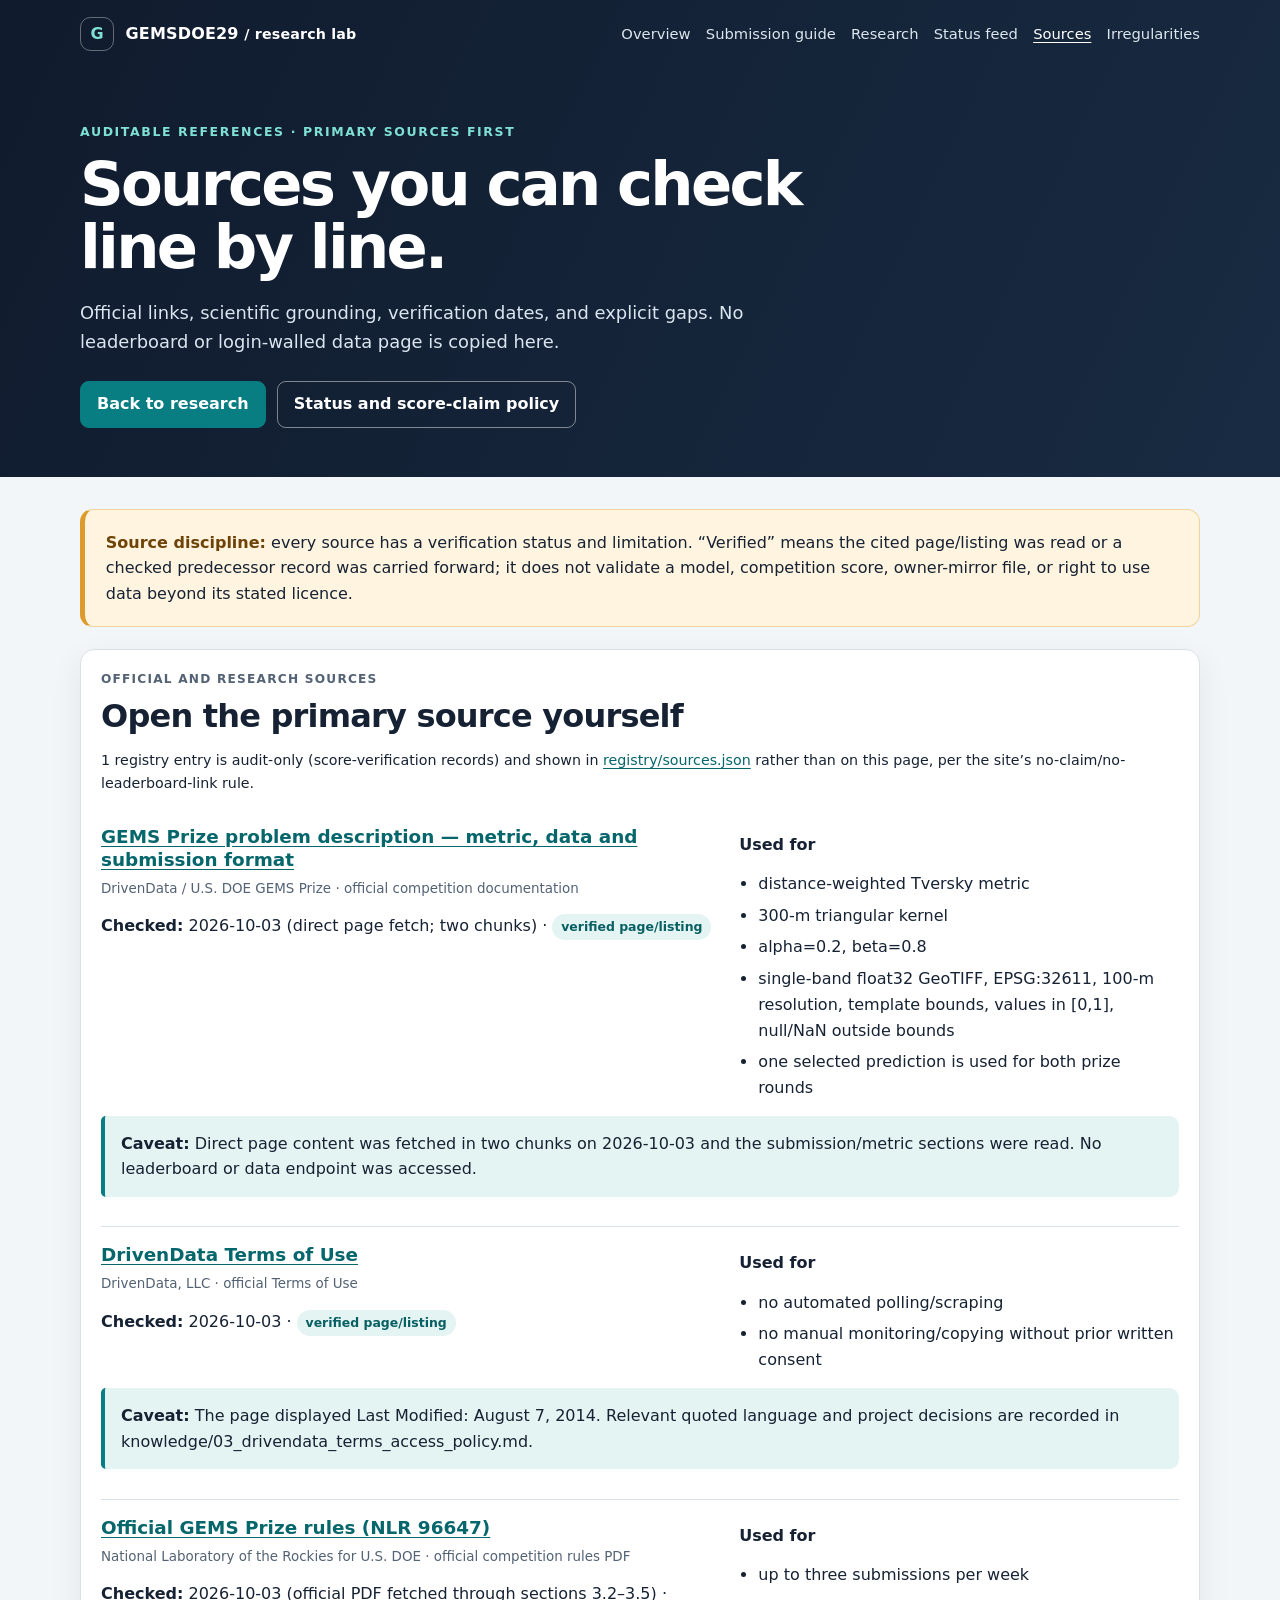
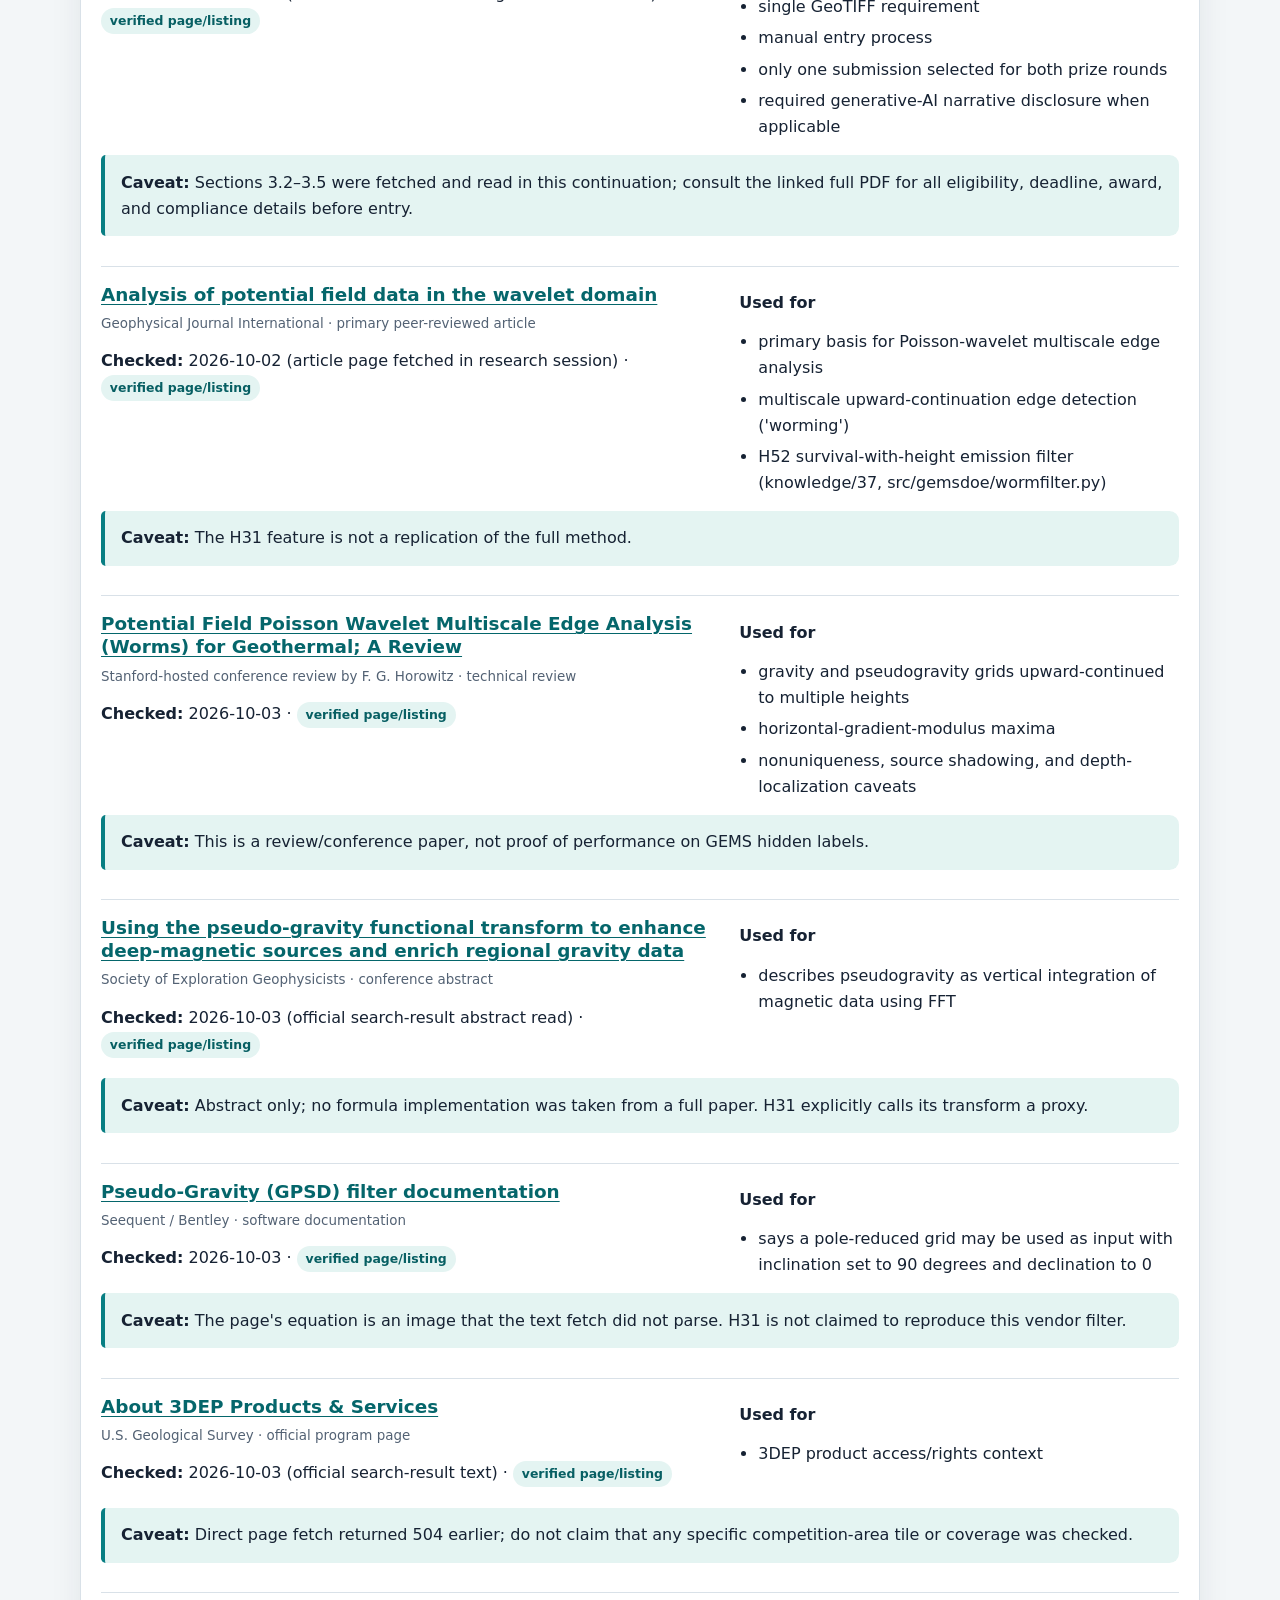
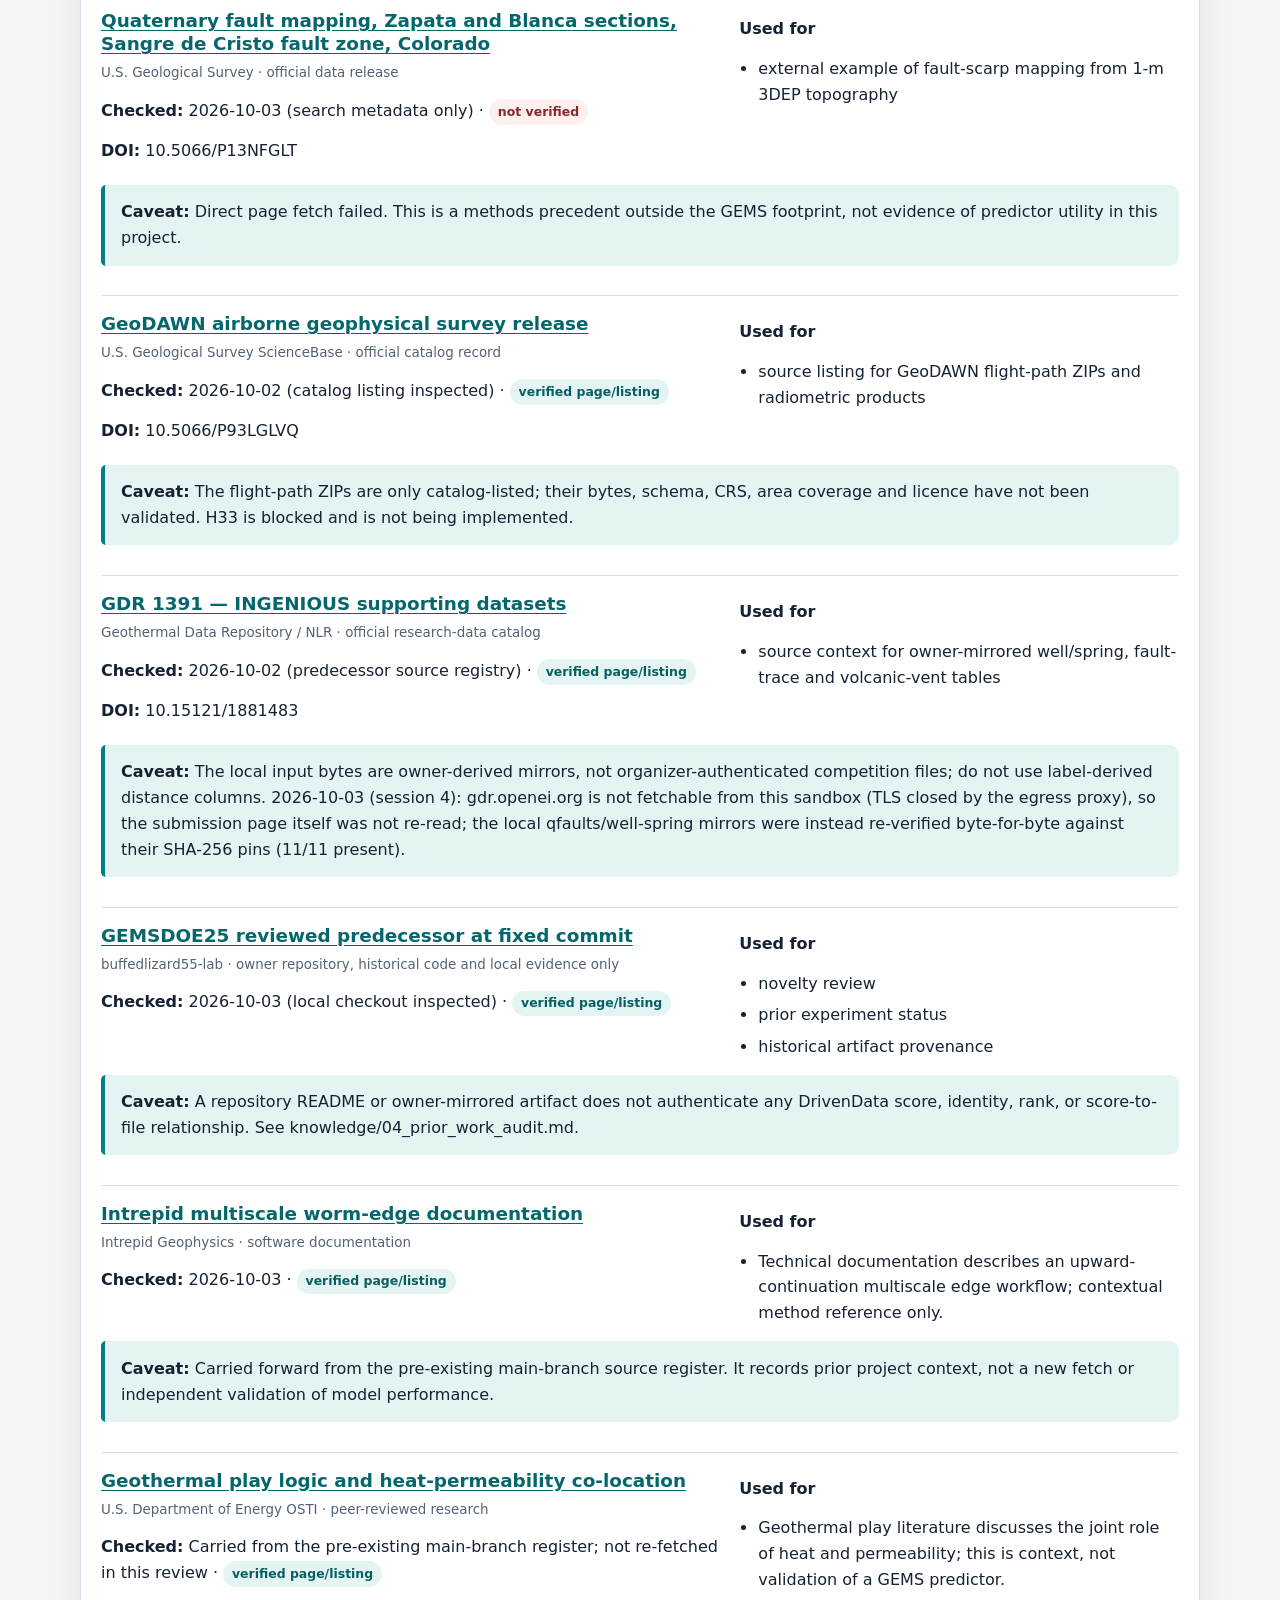
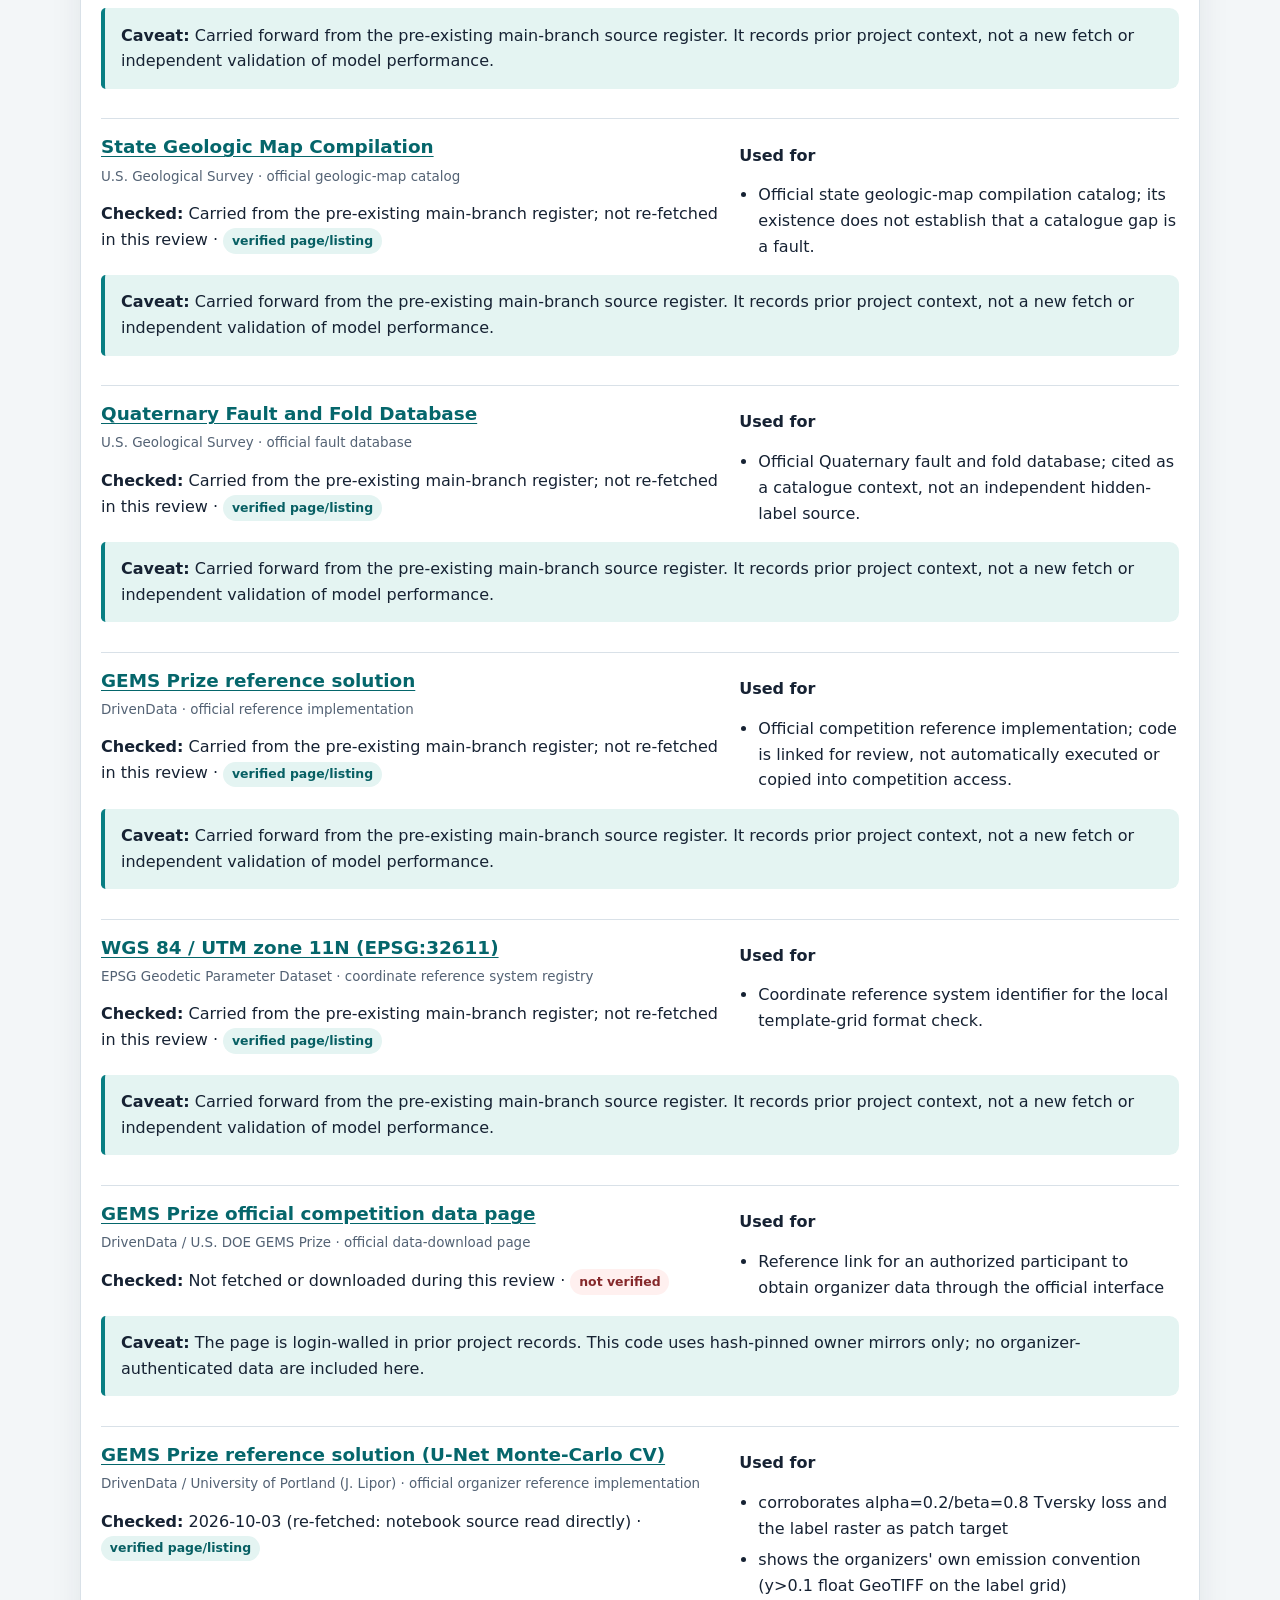
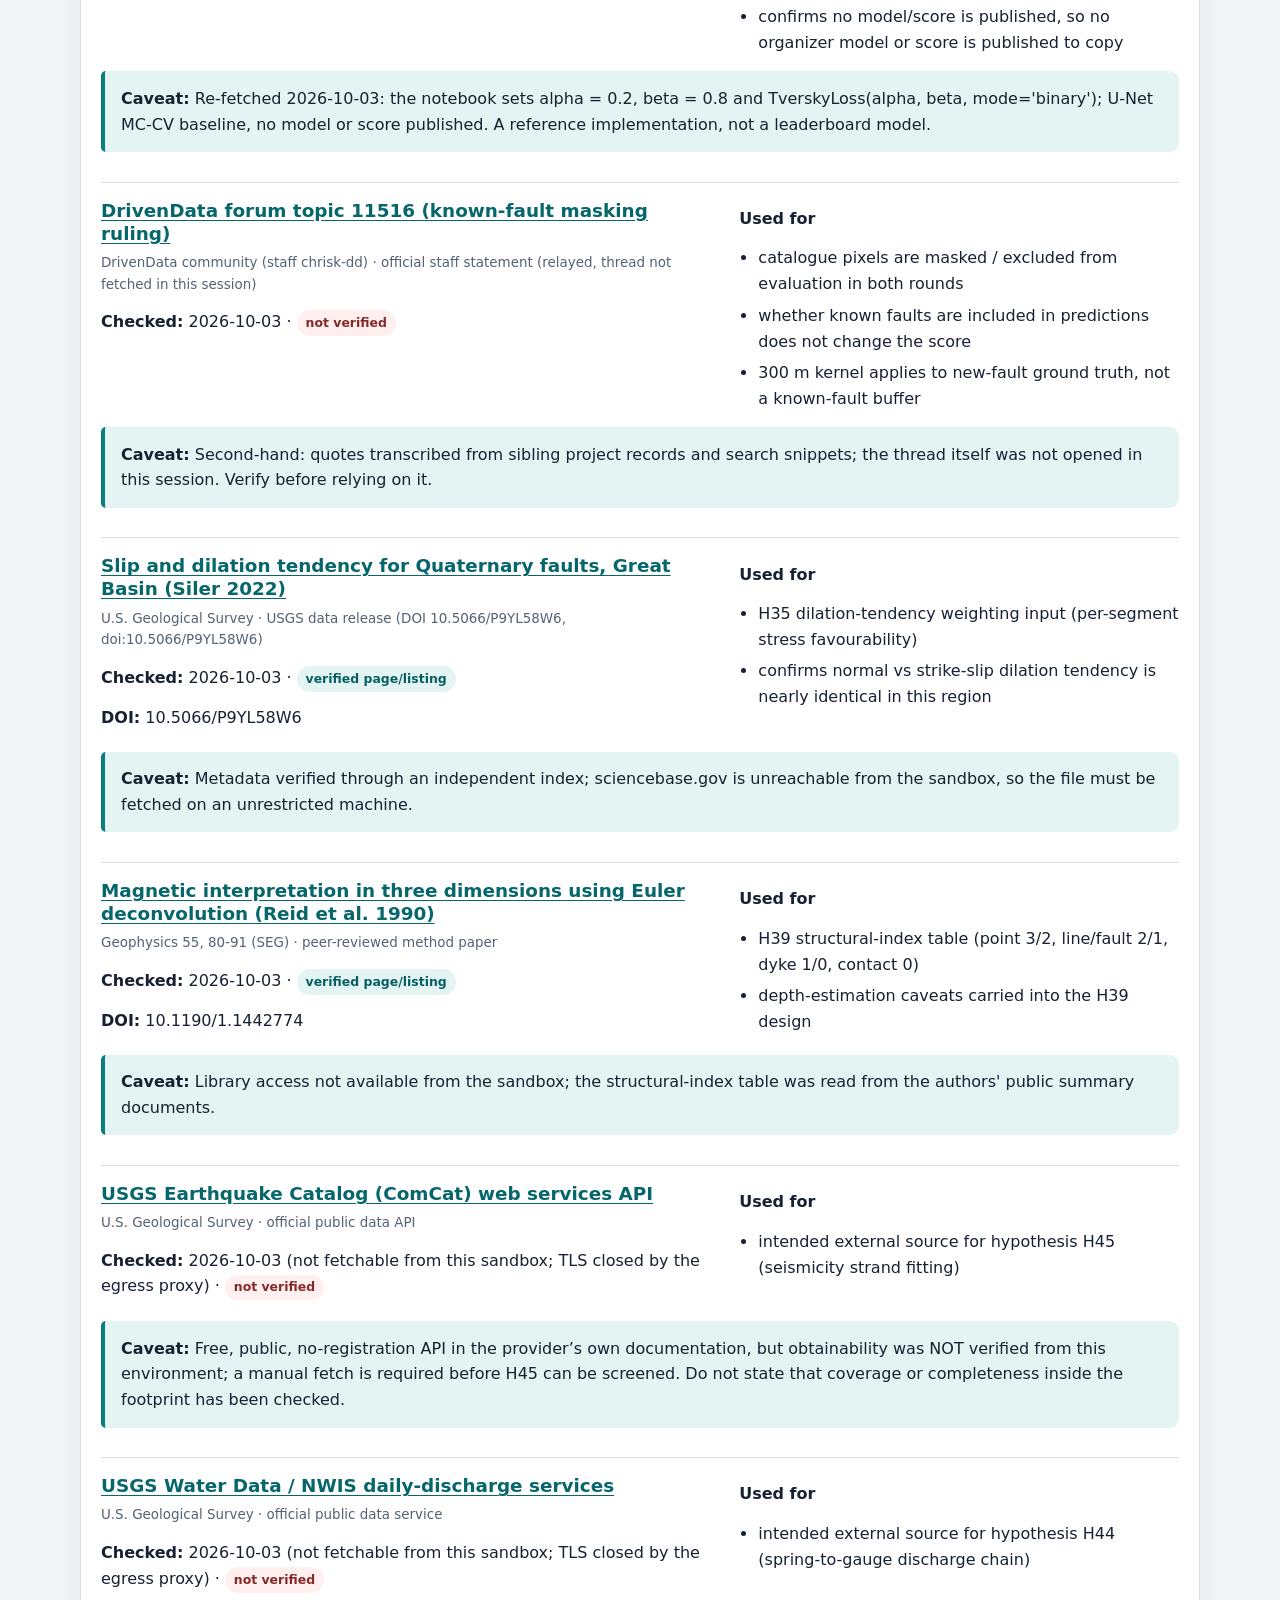
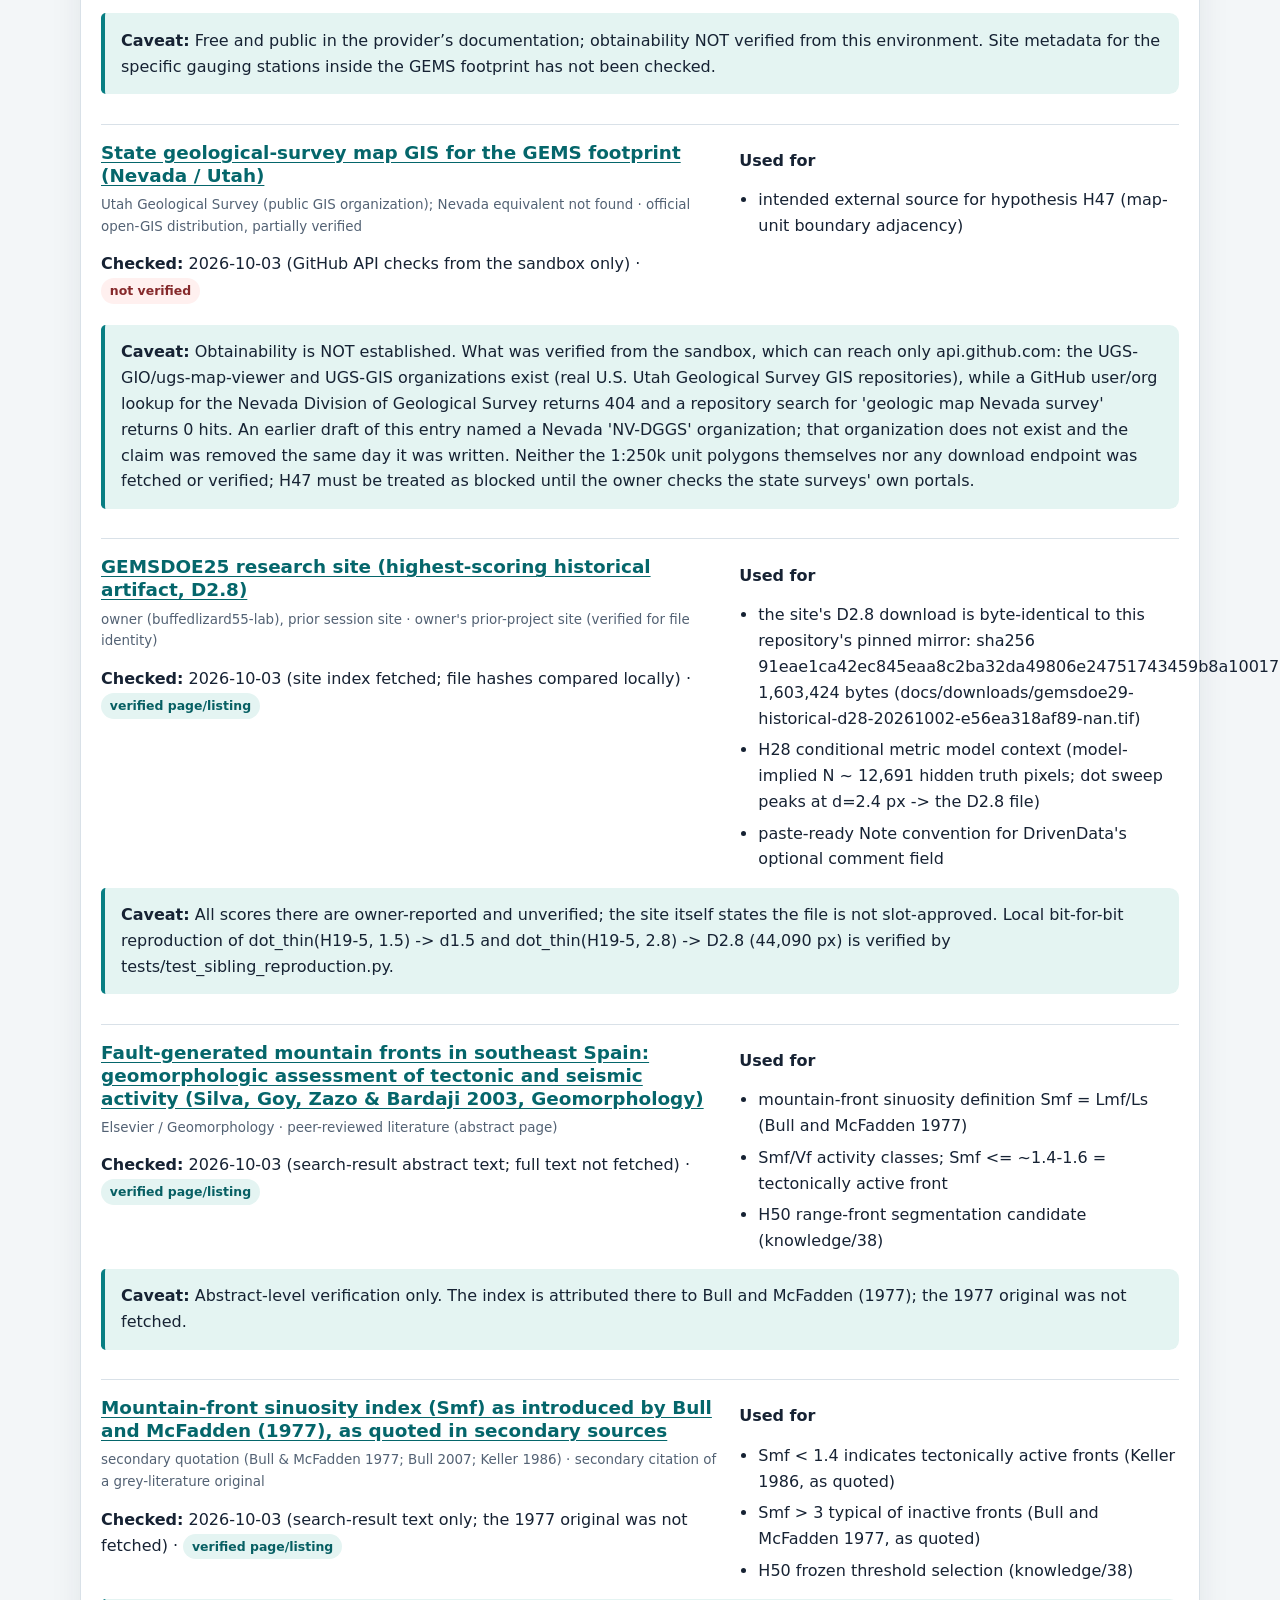
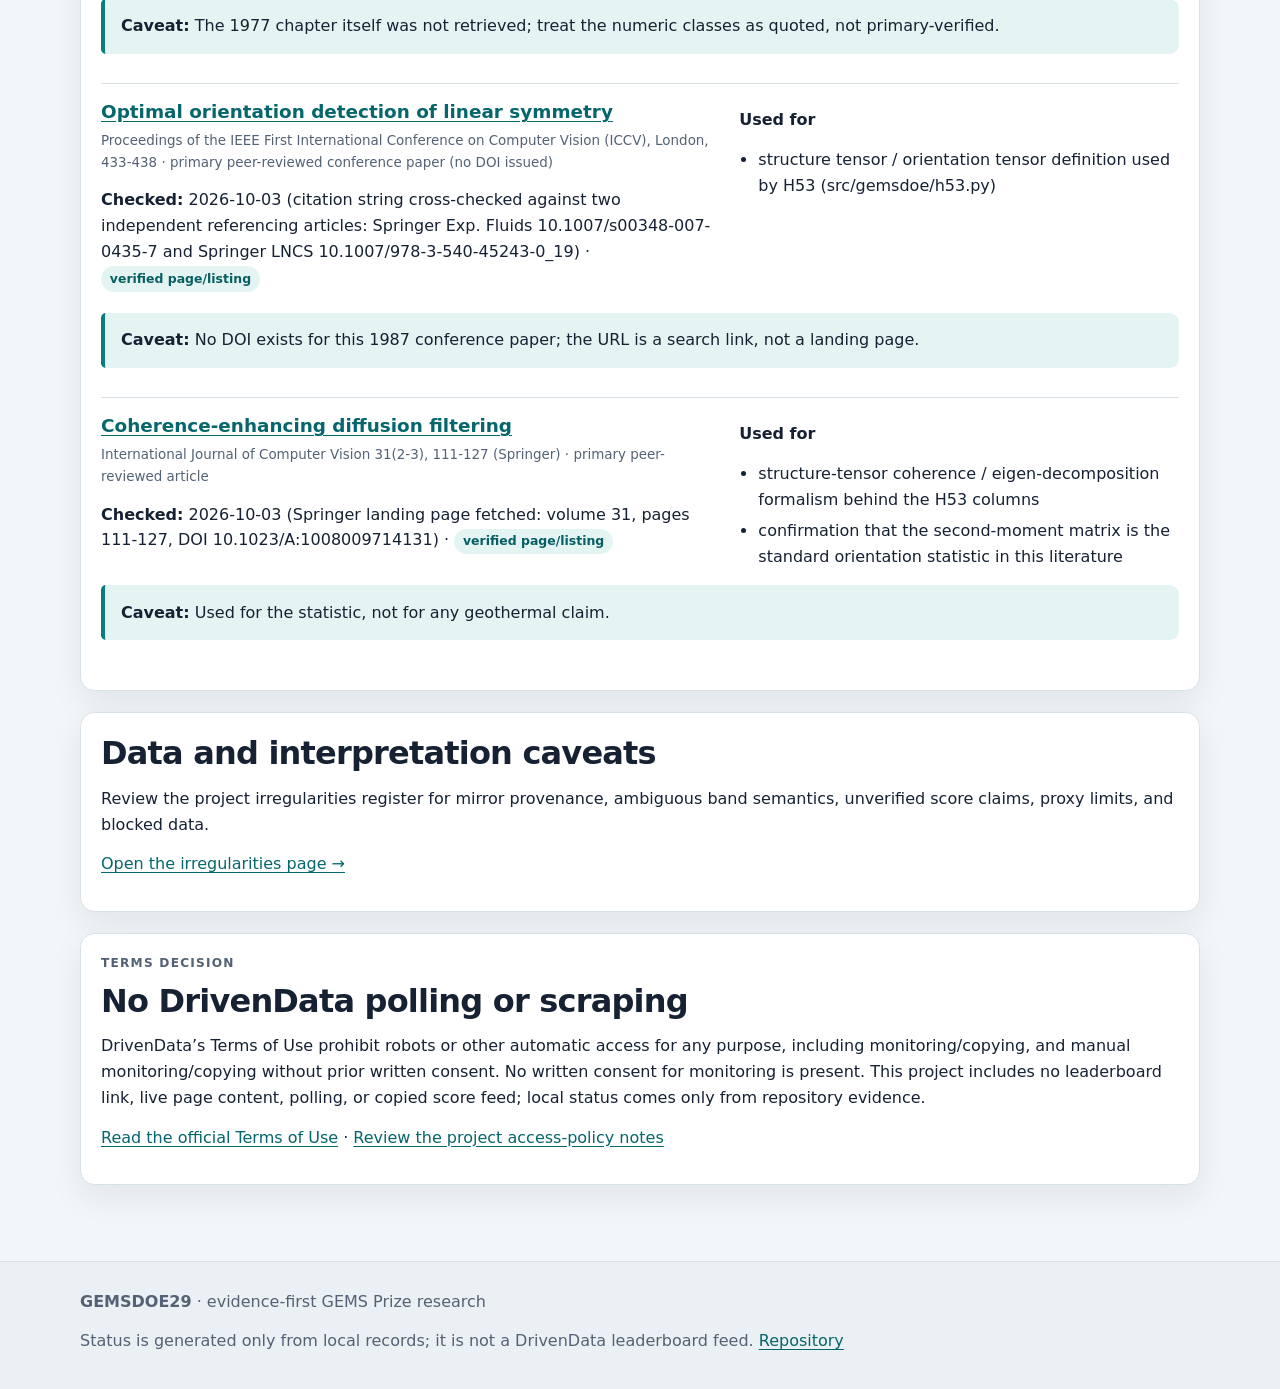
<file: docs/sources.html>
<!doctype html>
<html lang="en"><head><meta charset="utf-8"><meta name="viewport" content="width=device-width, initial-scale=1"><meta name="description" content="Official competition, policy, USGS and scientific references with verification status and caveats."><title>Sources and official links | GEMSDOE29</title><link rel="icon" href="assets/favicon.svg" type="image/svg+xml"><link rel="stylesheet" href="assets/site.css"></head><body><a class="skip-link" href="#main">Skip to content</a><header class="site-header"><div class="shell header-top"><a class="brand" href="index.html"><span class="brand-mark" aria-hidden="true">G</span><span>GEMSDOE29 <span class="small">/ research lab</span></span></a><nav aria-label="Primary"><a href="index.html">Overview</a><a href="executive-summary.html">Submission guide</a><a href="research.html">Research</a><a href="status.html">Status feed</a><a href="sources.html" aria-current="page">Sources</a><a href="irregularities.html">Irregularities</a></nav></div><div class="shell hero"><p class="eyebrow">Auditable references · primary sources first</p><h1>Sources you can check line by line.</h1><p class="hero-copy">Official links, scientific grounding, verification dates, and explicit gaps. No leaderboard or login-walled data page is copied here.</p><div class="hero-actions"><a href="research.html" class="button">Back to research</a><a href="status.html" class="button secondary">Status and score-claim policy</a></div></div></header><main id="main"><div class="shell"><section class="status-banner"><strong>Source discipline:</strong> every source has a verification status and limitation. “Verified” means the cited page/listing was read or a checked predecessor record was carried forward; it does not validate a model, competition score, owner-mirror file, or right to use data beyond its stated licence.</section><section class="card"><p class="kicker">Official and research sources</p><h2>Open the primary source yourself</h2><p class="small">1 registry entry is audit-only (score-verification records) and shown in <a href="https://github.com/buffedlizard55-lab/GEMSDOE29/blob/main/registry/sources.json" target="_blank" rel="noopener noreferrer">registry/sources.json</a> rather than on this page, per the site’s no-claim/no-leaderboard-link rule.</p><article class="source-item"><div class="grid"><div class="span-7"><h3><a href="https://www.drivendata.org/competitions/306/competition-doe-gems/page/967/" target="_blank" rel="noopener noreferrer">GEMS Prize problem description — metric, data and submission format</a></h3><p class="source-meta">DrivenData / U.S. DOE GEMS Prize · official competition documentation</p><p><strong>Checked:</strong> 2026-10-03 (direct page fetch; two chunks) · <span class="pill yes">verified page/listing</span></p></div><div class="span-5"><p><strong>Used for</strong></p><ul class="list-clean"><li>distance-weighted Tversky metric</li><li>300-m triangular kernel</li><li>alpha=0.2, beta=0.8</li><li>single-band float32 GeoTIFF, EPSG:32611, 100-m resolution, template bounds, values in [0,1], null/NaN outside bounds</li><li>one selected prediction is used for both prize rounds</li></ul></div></div><p class="callout"><strong>Caveat:</strong> Direct page content was fetched in two chunks on 2026-10-03 and the submission/metric sections were read. No leaderboard or data endpoint was accessed.</p></article><article class="source-item"><div class="grid"><div class="span-7"><h3><a href="https://www.drivendata.org/termsofuse/" target="_blank" rel="noopener noreferrer">DrivenData Terms of Use</a></h3><p class="source-meta">DrivenData, LLC · official Terms of Use</p><p><strong>Checked:</strong> 2026-10-03 · <span class="pill yes">verified page/listing</span></p></div><div class="span-5"><p><strong>Used for</strong></p><ul class="list-clean"><li>no automated polling/scraping</li><li>no manual monitoring/copying without prior written consent</li></ul></div></div><p class="callout"><strong>Caveat:</strong> The page displayed Last Modified: August 7, 2014. Relevant quoted language and project decisions are recorded in knowledge/03_drivendata_terms_access_policy.md.</p></article><article class="source-item"><div class="grid"><div class="span-7"><h3><a href="https://docs.nlr.gov/docs/fy26osti/96647.pdf" target="_blank" rel="noopener noreferrer">Official GEMS Prize rules (NLR 96647)</a></h3><p class="source-meta">National Laboratory of the Rockies for U.S. DOE · official competition rules PDF</p><p><strong>Checked:</strong> 2026-10-03 (official PDF fetched through sections 3.2–3.5) · <span class="pill yes">verified page/listing</span></p></div><div class="span-5"><p><strong>Used for</strong></p><ul class="list-clean"><li>up to three submissions per week</li><li>single GeoTIFF requirement</li><li>manual entry process</li><li>only one submission selected for both prize rounds</li><li>required generative-AI narrative disclosure when applicable</li></ul></div></div><p class="callout"><strong>Caveat:</strong> Sections 3.2–3.5 were fetched and read in this continuation; consult the linked full PDF for all eligibility, deadline, award, and compliance details before entry.</p></article><article class="source-item"><div class="grid"><div class="span-7"><h3><a href="https://doi.org/10.1046/j.1365-246x.1999.00788.x" target="_blank" rel="noopener noreferrer">Analysis of potential field data in the wavelet domain</a></h3><p class="source-meta">Geophysical Journal International · primary peer-reviewed article</p><p><strong>Checked:</strong> 2026-10-02 (article page fetched in research session) · <span class="pill yes">verified page/listing</span></p></div><div class="span-5"><p><strong>Used for</strong></p><ul class="list-clean"><li>primary basis for Poisson-wavelet multiscale edge analysis</li><li>multiscale upward-continuation edge detection (&#x27;worming&#x27;)</li><li>H52 survival-with-height emission filter (knowledge/37, src/gemsdoe/wormfilter.py)</li></ul></div></div><p class="callout"><strong>Caveat:</strong> The H31 feature is not a replication of the full method.</p></article><article class="source-item"><div class="grid"><div class="span-7"><h3><a href="https://pangea.stanford.edu/ERE/pdf/IGAstandard/SGW/2018/Horowitz.pdf" target="_blank" rel="noopener noreferrer">Potential Field Poisson Wavelet Multiscale Edge Analysis (Worms) for Geothermal; A Review</a></h3><p class="source-meta">Stanford-hosted conference review by F. G. Horowitz · technical review</p><p><strong>Checked:</strong> 2026-10-03 · <span class="pill yes">verified page/listing</span></p></div><div class="span-5"><p><strong>Used for</strong></p><ul class="list-clean"><li>gravity and pseudogravity grids upward-continued to multiple heights</li><li>horizontal-gradient-modulus maxima</li><li>nonuniqueness, source shadowing, and depth-localization caveats</li></ul></div></div><p class="callout"><strong>Caveat:</strong> This is a review/conference paper, not proof of performance on GEMS hidden labels.</p></article><article class="source-item"><div class="grid"><div class="span-7"><h3><a href="https://library.seg.org/doi/10.1190/segam2014-1323.1" target="_blank" rel="noopener noreferrer">Using the pseudo-gravity functional transform to enhance deep-magnetic sources and enrich regional gravity data</a></h3><p class="source-meta">Society of Exploration Geophysicists · conference abstract</p><p><strong>Checked:</strong> 2026-10-03 (official search-result abstract read) · <span class="pill yes">verified page/listing</span></p></div><div class="span-5"><p><strong>Used for</strong></p><ul class="list-clean"><li>describes pseudogravity as vertical integration of magnetic data using FFT</li></ul></div></div><p class="callout"><strong>Caveat:</strong> Abstract only; no formula implementation was taken from a full paper. H31 explicitly calls its transform a proxy.</p></article><article class="source-item"><div class="grid"><div class="span-7"><h3><a href="https://help.seequent.com/Oasismontaj/2023.2/Content/gxhelp/fft2con/fft2con_gpsd.htm" target="_blank" rel="noopener noreferrer">Pseudo-Gravity (GPSD) filter documentation</a></h3><p class="source-meta">Seequent / Bentley · software documentation</p><p><strong>Checked:</strong> 2026-10-03 · <span class="pill yes">verified page/listing</span></p></div><div class="span-5"><p><strong>Used for</strong></p><ul class="list-clean"><li>says a pole-reduced grid may be used as input with inclination set to 90 degrees and declination to 0</li></ul></div></div><p class="callout"><strong>Caveat:</strong> The page&#x27;s equation is an image that the text fetch did not parse. H31 is not claimed to reproduce this vendor filter.</p></article><article class="source-item"><div class="grid"><div class="span-7"><h3><a href="https://www.usgs.gov/3d-elevation-program/about-3dep-products-services" target="_blank" rel="noopener noreferrer">About 3DEP Products &amp; Services</a></h3><p class="source-meta">U.S. Geological Survey · official program page</p><p><strong>Checked:</strong> 2026-10-03 (official search-result text) · <span class="pill yes">verified page/listing</span></p></div><div class="span-5"><p><strong>Used for</strong></p><ul class="list-clean"><li>3DEP product access/rights context</li></ul></div></div><p class="callout"><strong>Caveat:</strong> Direct page fetch returned 504 earlier; do not claim that any specific competition-area tile or coverage was checked.</p></article><article class="source-item"><div class="grid"><div class="span-7"><h3><a href="https://www.usgs.gov/data/quaternary-fault-mapping-zapata-and-blanca-sections-sangre-de-cristo-fault-zone-high" target="_blank" rel="noopener noreferrer">Quaternary fault mapping, Zapata and Blanca sections, Sangre de Cristo fault zone, Colorado</a></h3><p class="source-meta">U.S. Geological Survey · official data release</p><p><strong>Checked:</strong> 2026-10-03 (search metadata only) · <span class="pill no">not verified</span></p><p><strong>DOI:</strong> 10.5066/P13NFGLT</p></div><div class="span-5"><p><strong>Used for</strong></p><ul class="list-clean"><li>external example of fault-scarp mapping from 1-m 3DEP topography</li></ul></div></div><p class="callout"><strong>Caveat:</strong> Direct page fetch failed. This is a methods precedent outside the GEMS footprint, not evidence of predictor utility in this project.</p></article><article class="source-item"><div class="grid"><div class="span-7"><h3><a href="https://www.sciencebase.gov/catalog/item/657e1d85d34e23d3533209f7" target="_blank" rel="noopener noreferrer">GeoDAWN airborne geophysical survey release</a></h3><p class="source-meta">U.S. Geological Survey ScienceBase · official catalog record</p><p><strong>Checked:</strong> 2026-10-02 (catalog listing inspected) · <span class="pill yes">verified page/listing</span></p><p><strong>DOI:</strong> 10.5066/P93LGLVQ</p></div><div class="span-5"><p><strong>Used for</strong></p><ul class="list-clean"><li>source listing for GeoDAWN flight-path ZIPs and radiometric products</li></ul></div></div><p class="callout"><strong>Caveat:</strong> The flight-path ZIPs are only catalog-listed; their bytes, schema, CRS, area coverage and licence have not been validated. H33 is blocked and is not being implemented.</p></article><article class="source-item"><div class="grid"><div class="span-7"><h3><a href="https://gdr.openei.org/submissions/1391" target="_blank" rel="noopener noreferrer">GDR 1391 — INGENIOUS supporting datasets</a></h3><p class="source-meta">Geothermal Data Repository / NLR · official research-data catalog</p><p><strong>Checked:</strong> 2026-10-02 (predecessor source registry) · <span class="pill yes">verified page/listing</span></p><p><strong>DOI:</strong> 10.15121/1881483</p></div><div class="span-5"><p><strong>Used for</strong></p><ul class="list-clean"><li>source context for owner-mirrored well/spring, fault-trace and volcanic-vent tables</li></ul></div></div><p class="callout"><strong>Caveat:</strong> The local input bytes are owner-derived mirrors, not organizer-authenticated competition files; do not use label-derived distance columns. 2026-10-03 (session 4): gdr.openei.org is not fetchable from this sandbox (TLS closed by the egress proxy), so the submission page itself was not re-read; the local qfaults/well-spring mirrors were instead re-verified byte-for-byte against their SHA-256 pins (11/11 present).</p></article><article class="source-item"><div class="grid"><div class="span-7"><h3><a href="https://github.com/buffedlizard55-lab/GEMSDOE25/tree/efc4be7bb3cfdf2def12a7fb83284d3311ac9220" target="_blank" rel="noopener noreferrer">GEMSDOE25 reviewed predecessor at fixed commit</a></h3><p class="source-meta">buffedlizard55-lab · owner repository, historical code and local evidence only</p><p><strong>Checked:</strong> 2026-10-03 (local checkout inspected) · <span class="pill yes">verified page/listing</span></p></div><div class="span-5"><p><strong>Used for</strong></p><ul class="list-clean"><li>novelty review</li><li>prior experiment status</li><li>historical artifact provenance</li></ul></div></div><p class="callout"><strong>Caveat:</strong> A repository README or owner-mirrored artifact does not authenticate any DrivenData score, identity, rank, or score-to-file relationship. See knowledge/04_prior_work_audit.md.</p></article><article class="source-item"><div class="grid"><div class="span-7"><h3><a href="https://docs.intrepid-geophysics.com/intrepid/topics/edge-detection-worme.html" target="_blank" rel="noopener noreferrer">Intrepid multiscale worm-edge documentation</a></h3><p class="source-meta">Intrepid Geophysics · software documentation</p><p><strong>Checked:</strong> 2026-10-03 · <span class="pill yes">verified page/listing</span></p></div><div class="span-5"><p><strong>Used for</strong></p><ul class="list-clean"><li>Technical documentation describes an upward-continuation multiscale edge workflow; contextual method reference only.</li></ul></div></div><p class="callout"><strong>Caveat:</strong> Carried forward from the pre-existing main-branch source register. It records prior project context, not a new fetch or independent validation of model performance.</p></article><article class="source-item"><div class="grid"><div class="span-7"><h3><a href="https://www.osti.gov/servlets/purl/1110515" target="_blank" rel="noopener noreferrer">Geothermal play logic and heat-permeability co-location</a></h3><p class="source-meta">U.S. Department of Energy OSTI · peer-reviewed research</p><p><strong>Checked:</strong> Carried from the pre-existing main-branch register; not re-fetched in this review · <span class="pill yes">verified page/listing</span></p></div><div class="span-5"><p><strong>Used for</strong></p><ul class="list-clean"><li>Geothermal play literature discusses the joint role of heat and permeability; this is context, not validation of a GEMS predictor.</li></ul></div></div><p class="callout"><strong>Caveat:</strong> Carried forward from the pre-existing main-branch source register. It records prior project context, not a new fetch or independent validation of model performance.</p></article><article class="source-item"><div class="grid"><div class="span-7"><h3><a href="https://mrdata.usgs.gov/geology/state/" target="_blank" rel="noopener noreferrer">State Geologic Map Compilation</a></h3><p class="source-meta">U.S. Geological Survey · official geologic-map catalog</p><p><strong>Checked:</strong> Carried from the pre-existing main-branch register; not re-fetched in this review · <span class="pill yes">verified page/listing</span></p></div><div class="span-5"><p><strong>Used for</strong></p><ul class="list-clean"><li>Official state geologic-map compilation catalog; its existence does not establish that a catalogue gap is a fault.</li></ul></div></div><p class="callout"><strong>Caveat:</strong> Carried forward from the pre-existing main-branch source register. It records prior project context, not a new fetch or independent validation of model performance.</p></article><article class="source-item"><div class="grid"><div class="span-7"><h3><a href="https://usgs.github.io/faults/" target="_blank" rel="noopener noreferrer">Quaternary Fault and Fold Database</a></h3><p class="source-meta">U.S. Geological Survey · official fault database</p><p><strong>Checked:</strong> Carried from the pre-existing main-branch register; not re-fetched in this review · <span class="pill yes">verified page/listing</span></p></div><div class="span-5"><p><strong>Used for</strong></p><ul class="list-clean"><li>Official Quaternary fault and fold database; cited as a catalogue context, not an independent hidden-label source.</li></ul></div></div><p class="callout"><strong>Caveat:</strong> Carried forward from the pre-existing main-branch source register. It records prior project context, not a new fetch or independent validation of model performance.</p></article><article class="source-item"><div class="grid"><div class="span-7"><h3><a href="https://github.com/drivendataorg/gems-prize-reference-solution" target="_blank" rel="noopener noreferrer">GEMS Prize reference solution</a></h3><p class="source-meta">DrivenData · official reference implementation</p><p><strong>Checked:</strong> Carried from the pre-existing main-branch register; not re-fetched in this review · <span class="pill yes">verified page/listing</span></p></div><div class="span-5"><p><strong>Used for</strong></p><ul class="list-clean"><li>Official competition reference implementation; code is linked for review, not automatically executed or copied into competition access.</li></ul></div></div><p class="callout"><strong>Caveat:</strong> Carried forward from the pre-existing main-branch source register. It records prior project context, not a new fetch or independent validation of model performance.</p></article><article class="source-item"><div class="grid"><div class="span-7"><h3><a href="https://epsg.io/32611" target="_blank" rel="noopener noreferrer">WGS 84 / UTM zone 11N (EPSG:32611)</a></h3><p class="source-meta">EPSG Geodetic Parameter Dataset · coordinate reference system registry</p><p><strong>Checked:</strong> Carried from the pre-existing main-branch register; not re-fetched in this review · <span class="pill yes">verified page/listing</span></p></div><div class="span-5"><p><strong>Used for</strong></p><ul class="list-clean"><li>Coordinate reference system identifier for the local template-grid format check.</li></ul></div></div><p class="callout"><strong>Caveat:</strong> Carried forward from the pre-existing main-branch source register. It records prior project context, not a new fetch or independent validation of model performance.</p></article><article class="source-item"><div class="grid"><div class="span-7"><h3><a href="https://www.drivendata.org/competitions/306/competition-doe-gems/data/" target="_blank" rel="noopener noreferrer">GEMS Prize official competition data page</a></h3><p class="source-meta">DrivenData / U.S. DOE GEMS Prize · official data-download page</p><p><strong>Checked:</strong> Not fetched or downloaded during this review · <span class="pill no">not verified</span></p></div><div class="span-5"><p><strong>Used for</strong></p><ul class="list-clean"><li>Reference link for an authorized participant to obtain organizer data through the official interface</li></ul></div></div><p class="callout"><strong>Caveat:</strong> The page is login-walled in prior project records. This code uses hash-pinned owner mirrors only; no organizer-authenticated data are included here.</p></article><article class="source-item"><div class="grid"><div class="span-7"><h3><a href="https://github.com/drivendataorg/gems-prize-reference-solution" target="_blank" rel="noopener noreferrer">GEMS Prize reference solution (U-Net Monte-Carlo CV)</a></h3><p class="source-meta">DrivenData / University of Portland (J. Lipor) · official organizer reference implementation</p><p><strong>Checked:</strong> 2026-10-03 (re-fetched: notebook source read directly) · <span class="pill yes">verified page/listing</span></p></div><div class="span-5"><p><strong>Used for</strong></p><ul class="list-clean"><li>corroborates alpha=0.2/beta=0.8 Tversky loss and the label raster as patch target</li><li>shows the organizers&#x27; own emission convention (y&gt;0.1 float GeoTIFF on the label grid)</li><li>confirms no model/score is published, so no organizer model or score is published to copy</li></ul></div></div><p class="callout"><strong>Caveat:</strong> Re-fetched 2026-10-03: the notebook sets alpha = 0.2, beta = 0.8 and TverskyLoss(alpha, beta, mode=&#x27;binary&#x27;); U-Net MC-CV baseline, no model or score published. A reference implementation, not a leaderboard model.</p></article><article class="source-item"><div class="grid"><div class="span-7"><h3><a href="https://community.drivendata.org/t/known-faults-in-training-data/11516" target="_blank" rel="noopener noreferrer">DrivenData forum topic 11516 (known-fault masking ruling)</a></h3><p class="source-meta">DrivenData community (staff chrisk-dd) · official staff statement (relayed, thread not fetched in this session)</p><p><strong>Checked:</strong> 2026-10-03 · <span class="pill no">not verified</span></p></div><div class="span-5"><p><strong>Used for</strong></p><ul class="list-clean"><li>catalogue pixels are masked / excluded from evaluation in both rounds</li><li>whether known faults are included in predictions does not change the score</li><li>300 m kernel applies to new-fault ground truth, not a known-fault buffer</li></ul></div></div><p class="callout"><strong>Caveat:</strong> Second-hand: quotes transcribed from sibling project records and search snippets; the thread itself was not opened in this session. Verify before relying on it.</p></article><article class="source-item"><div class="grid"><div class="span-7"><h3><a href="https://www.sciencebase.gov/catalog/item/6296974dd34ec53d276bb33d" target="_blank" rel="noopener noreferrer">Slip and dilation tendency for Quaternary faults, Great Basin (Siler 2022)</a></h3><p class="source-meta">U.S. Geological Survey · USGS data release (DOI 10.5066/P9YL58W6, doi:10.5066/P9YL58W6)</p><p><strong>Checked:</strong> 2026-10-03 · <span class="pill yes">verified page/listing</span></p><p><strong>DOI:</strong> 10.5066/P9YL58W6</p></div><div class="span-5"><p><strong>Used for</strong></p><ul class="list-clean"><li>H35 dilation-tendency weighting input (per-segment stress favourability)</li><li>confirms normal vs strike-slip dilation tendency is nearly identical in this region</li></ul></div></div><p class="callout"><strong>Caveat:</strong> Metadata verified through an independent index; sciencebase.gov is unreachable from the sandbox, so the file must be fetched on an unrestricted machine.</p></article><article class="source-item"><div class="grid"><div class="span-7"><h3><a href="https://doi.org/10.1190/1.1442774" target="_blank" rel="noopener noreferrer">Magnetic interpretation in three dimensions using Euler deconvolution (Reid et al. 1990)</a></h3><p class="source-meta">Geophysics 55, 80-91 (SEG) · peer-reviewed method paper</p><p><strong>Checked:</strong> 2026-10-03 · <span class="pill yes">verified page/listing</span></p><p><strong>DOI:</strong> 10.1190/1.1442774</p></div><div class="span-5"><p><strong>Used for</strong></p><ul class="list-clean"><li>H39 structural-index table (point 3/2, line/fault 2/1, dyke 1/0, contact 0)</li><li>depth-estimation caveats carried into the H39 design</li></ul></div></div><p class="callout"><strong>Caveat:</strong> Library access not available from the sandbox; the structural-index table was read from the authors&#x27; public summary documents.</p></article><article class="source-item"><div class="grid"><div class="span-7"><h3><a href="https://earthquake.usgs.gov/fdsnws/event/1/" target="_blank" rel="noopener noreferrer">USGS Earthquake Catalog (ComCat) web services API</a></h3><p class="source-meta">U.S. Geological Survey · official public data API</p><p><strong>Checked:</strong> 2026-10-03 (not fetchable from this sandbox; TLS closed by the egress proxy) · <span class="pill no">not verified</span></p></div><div class="span-5"><p><strong>Used for</strong></p><ul class="list-clean"><li>intended external source for hypothesis H45 (seismicity strand fitting)</li></ul></div></div><p class="callout"><strong>Caveat:</strong> Free, public, no-registration API in the provider’s own documentation, but obtainability was NOT verified from this environment; a manual fetch is required before H45 can be screened. Do not state that coverage or completeness inside the footprint has been checked.</p></article><article class="source-item"><div class="grid"><div class="span-7"><h3><a href="https://waterdata.usgs.gov/nwis/dv" target="_blank" rel="noopener noreferrer">USGS Water Data / NWIS daily-discharge services</a></h3><p class="source-meta">U.S. Geological Survey · official public data service</p><p><strong>Checked:</strong> 2026-10-03 (not fetchable from this sandbox; TLS closed by the egress proxy) · <span class="pill no">not verified</span></p></div><div class="span-5"><p><strong>Used for</strong></p><ul class="list-clean"><li>intended external source for hypothesis H44 (spring-to-gauge discharge chain)</li></ul></div></div><p class="callout"><strong>Caveat:</strong> Free and public in the provider’s documentation; obtainability NOT verified from this environment. Site metadata for the specific gauging stations inside the GEMS footprint has not been checked.</p></article><article class="source-item"><div class="grid"><div class="span-7"><h3><a href="https://github.com/UGS-GIO/ugs-map-viewer" target="_blank" rel="noopener noreferrer">State geological-survey map GIS for the GEMS footprint (Nevada / Utah)</a></h3><p class="source-meta">Utah Geological Survey (public GIS organization); Nevada equivalent not found · official open-GIS distribution, partially verified</p><p><strong>Checked:</strong> 2026-10-03 (GitHub API checks from the sandbox only) · <span class="pill no">not verified</span></p></div><div class="span-5"><p><strong>Used for</strong></p><ul class="list-clean"><li>intended external source for hypothesis H47 (map-unit boundary adjacency)</li></ul></div></div><p class="callout"><strong>Caveat:</strong> Obtainability is NOT established. What was verified from the sandbox, which can reach only api.github.com: the UGS-GIO/ugs-map-viewer and UGS-GIS organizations exist (real U.S. Utah Geological Survey GIS repositories), while a GitHub user/org lookup for the Nevada Division of Geological Survey returns 404 and a repository search for &#x27;geologic map Nevada survey&#x27; returns 0 hits. An earlier draft of this entry named a Nevada &#x27;NV-DGGS&#x27; organization; that organization does not exist and the claim was removed the same day it was written. Neither the 1:250k unit polygons themselves nor any download endpoint was fetched or verified; H47 must be treated as blocked until the owner checks the state surveys&#x27; own portals.</p></article><article class="source-item"><div class="grid"><div class="span-7"><h3><a href="https://buffedlizard55-lab.github.io/GEMSDOE25/" target="_blank" rel="noopener noreferrer">GEMSDOE25 research site (highest-scoring historical artifact, D2.8)</a></h3><p class="source-meta">owner (buffedlizard55-lab), prior session site · owner&#x27;s prior-project site (verified for file identity)</p><p><strong>Checked:</strong> 2026-10-03 (site index fetched; file hashes compared locally) · <span class="pill yes">verified page/listing</span></p></div><div class="span-5"><p><strong>Used for</strong></p><ul class="list-clean"><li>the site&#x27;s D2.8 download is byte-identical to this repository&#x27;s pinned mirror: sha256 91eae1ca42ec845eaa8c2ba32da49806e24751743459b8a10017c479bbe639b8, 1,603,424 bytes (docs/downloads/gemsdoe29-historical-d28-20261002-e56ea318af89-nan.tif)</li><li>H28 conditional metric model context (model-implied N ~ 12,691 hidden truth pixels; dot sweep peaks at d=2.4 px -&gt; the D2.8 file)</li><li>paste-ready Note convention for DrivenData&#x27;s optional comment field</li></ul></div></div><p class="callout"><strong>Caveat:</strong> All scores there are owner-reported and unverified; the site itself states the file is not slot-approved. Local bit-for-bit reproduction of dot_thin(H19-5, 1.5) -&gt; d1.5 and dot_thin(H19-5, 2.8) -&gt; D2.8 (44,090 px) is verified by tests/test_sibling_reproduction.py.</p></article><article class="source-item"><div class="grid"><div class="span-7"><h3><a href="https://www.sciencedirect.com/science/article/abs/pii/S0169555X02002155" target="_blank" rel="noopener noreferrer">Fault-generated mountain fronts in southeast Spain: geomorphologic assessment of tectonic and seismic activity (Silva, Goy, Zazo &amp; Bardaji 2003, Geomorphology)</a></h3><p class="source-meta">Elsevier / Geomorphology · peer-reviewed literature (abstract page)</p><p><strong>Checked:</strong> 2026-10-03 (search-result abstract text; full text not fetched) · <span class="pill yes">verified page/listing</span></p></div><div class="span-5"><p><strong>Used for</strong></p><ul class="list-clean"><li>mountain-front sinuosity definition Smf = Lmf/Ls (Bull and McFadden 1977)</li><li>Smf/Vf activity classes; Smf &lt;= ~1.4-1.6 = tectonically active front</li><li>H50 range-front segmentation candidate (knowledge/38)</li></ul></div></div><p class="callout"><strong>Caveat:</strong> Abstract-level verification only. The index is attributed there to Bull and McFadden (1977); the 1977 original was not fetched.</p></article><article class="source-item"><div class="grid"><div class="span-7"><h3><a href="https://www.researchgate.net/publication/285368808_Mountain_Fronts" target="_blank" rel="noopener noreferrer">Mountain-front sinuosity index (Smf) as introduced by Bull and McFadden (1977), as quoted in secondary sources</a></h3><p class="source-meta">secondary quotation (Bull &amp; McFadden 1977; Bull 2007; Keller 1986) · secondary citation of a grey-literature original</p><p><strong>Checked:</strong> 2026-10-03 (search-result text only; the 1977 original was not fetched) · <span class="pill yes">verified page/listing</span></p></div><div class="span-5"><p><strong>Used for</strong></p><ul class="list-clean"><li>Smf &lt; 1.4 indicates tectonically active fronts (Keller 1986, as quoted)</li><li>Smf &gt; 3 typical of inactive fronts (Bull and McFadden 1977, as quoted)</li><li>H50 frozen threshold selection (knowledge/38)</li></ul></div></div><p class="callout"><strong>Caveat:</strong> The 1977 chapter itself was not retrieved; treat the numeric classes as quoted, not primary-verified.</p></article><article class="source-item"><div class="grid"><div class="span-7"><h3><a href="https://www.semanticscholar.org/search?q=Optimal%20orientation%20detection%20of%20linear%20symmetry" target="_blank" rel="noopener noreferrer">Optimal orientation detection of linear symmetry</a></h3><p class="source-meta">Proceedings of the IEEE First International Conference on Computer Vision (ICCV), London, 433-438 · primary peer-reviewed conference paper (no DOI issued)</p><p><strong>Checked:</strong> 2026-10-03 (citation string cross-checked against two independent referencing articles: Springer Exp. Fluids 10.1007/s00348-007-0435-7 and Springer LNCS 10.1007/978-3-540-45243-0_19) · <span class="pill yes">verified page/listing</span></p></div><div class="span-5"><p><strong>Used for</strong></p><ul class="list-clean"><li>structure tensor / orientation tensor definition used by H53 (src/gemsdoe/h53.py)</li></ul></div></div><p class="callout"><strong>Caveat:</strong> No DOI exists for this 1987 conference paper; the URL is a search link, not a landing page.</p></article><article class="source-item"><div class="grid"><div class="span-7"><h3><a href="https://doi.org/10.1023/A:1008009714131" target="_blank" rel="noopener noreferrer">Coherence-enhancing diffusion filtering</a></h3><p class="source-meta">International Journal of Computer Vision 31(2-3), 111-127 (Springer) · primary peer-reviewed article</p><p><strong>Checked:</strong> 2026-10-03 (Springer landing page fetched: volume 31, pages 111-127, DOI 10.1023/A:1008009714131) · <span class="pill yes">verified page/listing</span></p></div><div class="span-5"><p><strong>Used for</strong></p><ul class="list-clean"><li>structure-tensor coherence / eigen-decomposition formalism behind the H53 columns</li><li>confirmation that the second-moment matrix is the standard orientation statistic in this literature</li></ul></div></div><p class="callout"><strong>Caveat:</strong> Used for the statistic, not for any geothermal claim.</p></article></section><section class="card"><h2>Data and interpretation caveats</h2><p>Review the project irregularities register for mirror provenance, ambiguous band semantics, unverified score claims, proxy limits, and blocked data.</p><p><a href="irregularities.html">Open the irregularities page →</a></p></section><section class="card"><p class="kicker">Terms decision</p><h2>No DrivenData polling or scraping</h2><p>DrivenData’s Terms of Use prohibit robots or other automatic access for any purpose, including monitoring/copying, and manual monitoring/copying without prior written consent. No written consent for monitoring is present. This project includes no leaderboard link, live page content, polling, or copied score feed; local status comes only from repository evidence.</p><p><a href="https://www.drivendata.org/termsofuse/" target="_blank" rel="noopener noreferrer">Read the official Terms of Use</a> · <a href="https://github.com/buffedlizard55-lab/GEMSDOE29/blob/main/knowledge/03_drivendata_terms_access_policy.md" target="_blank" rel="noopener noreferrer">Review the project access-policy notes</a></p></section></div></main><footer class="site-footer"><div class="shell footer-inner"><p><strong>GEMSDOE29</strong> · evidence-first GEMS Prize research</p><p>Status is generated only from local records; it is not a DrivenData leaderboard feed. <a href="https://github.com/buffedlizard55-lab/GEMSDOE29" target="_blank" rel="noopener noreferrer">Repository</a></p></div></footer></body></html>
</file>
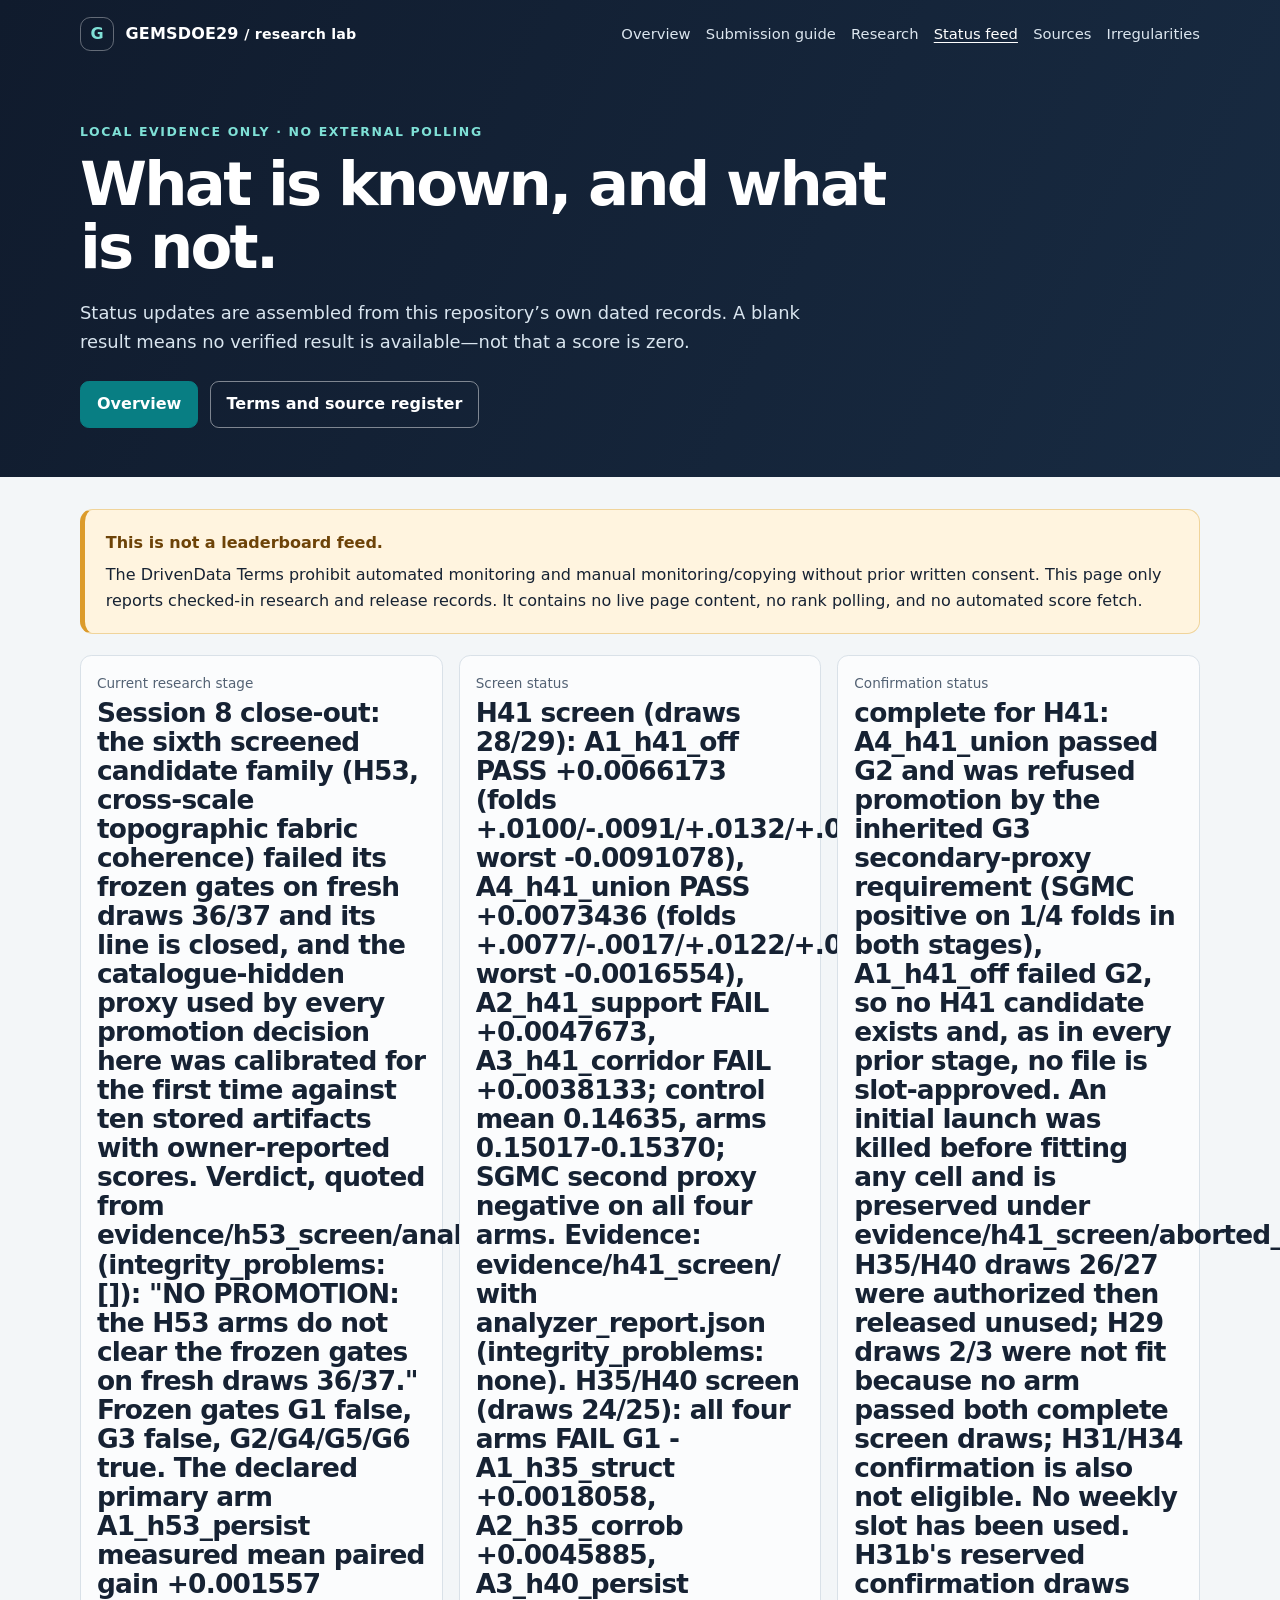
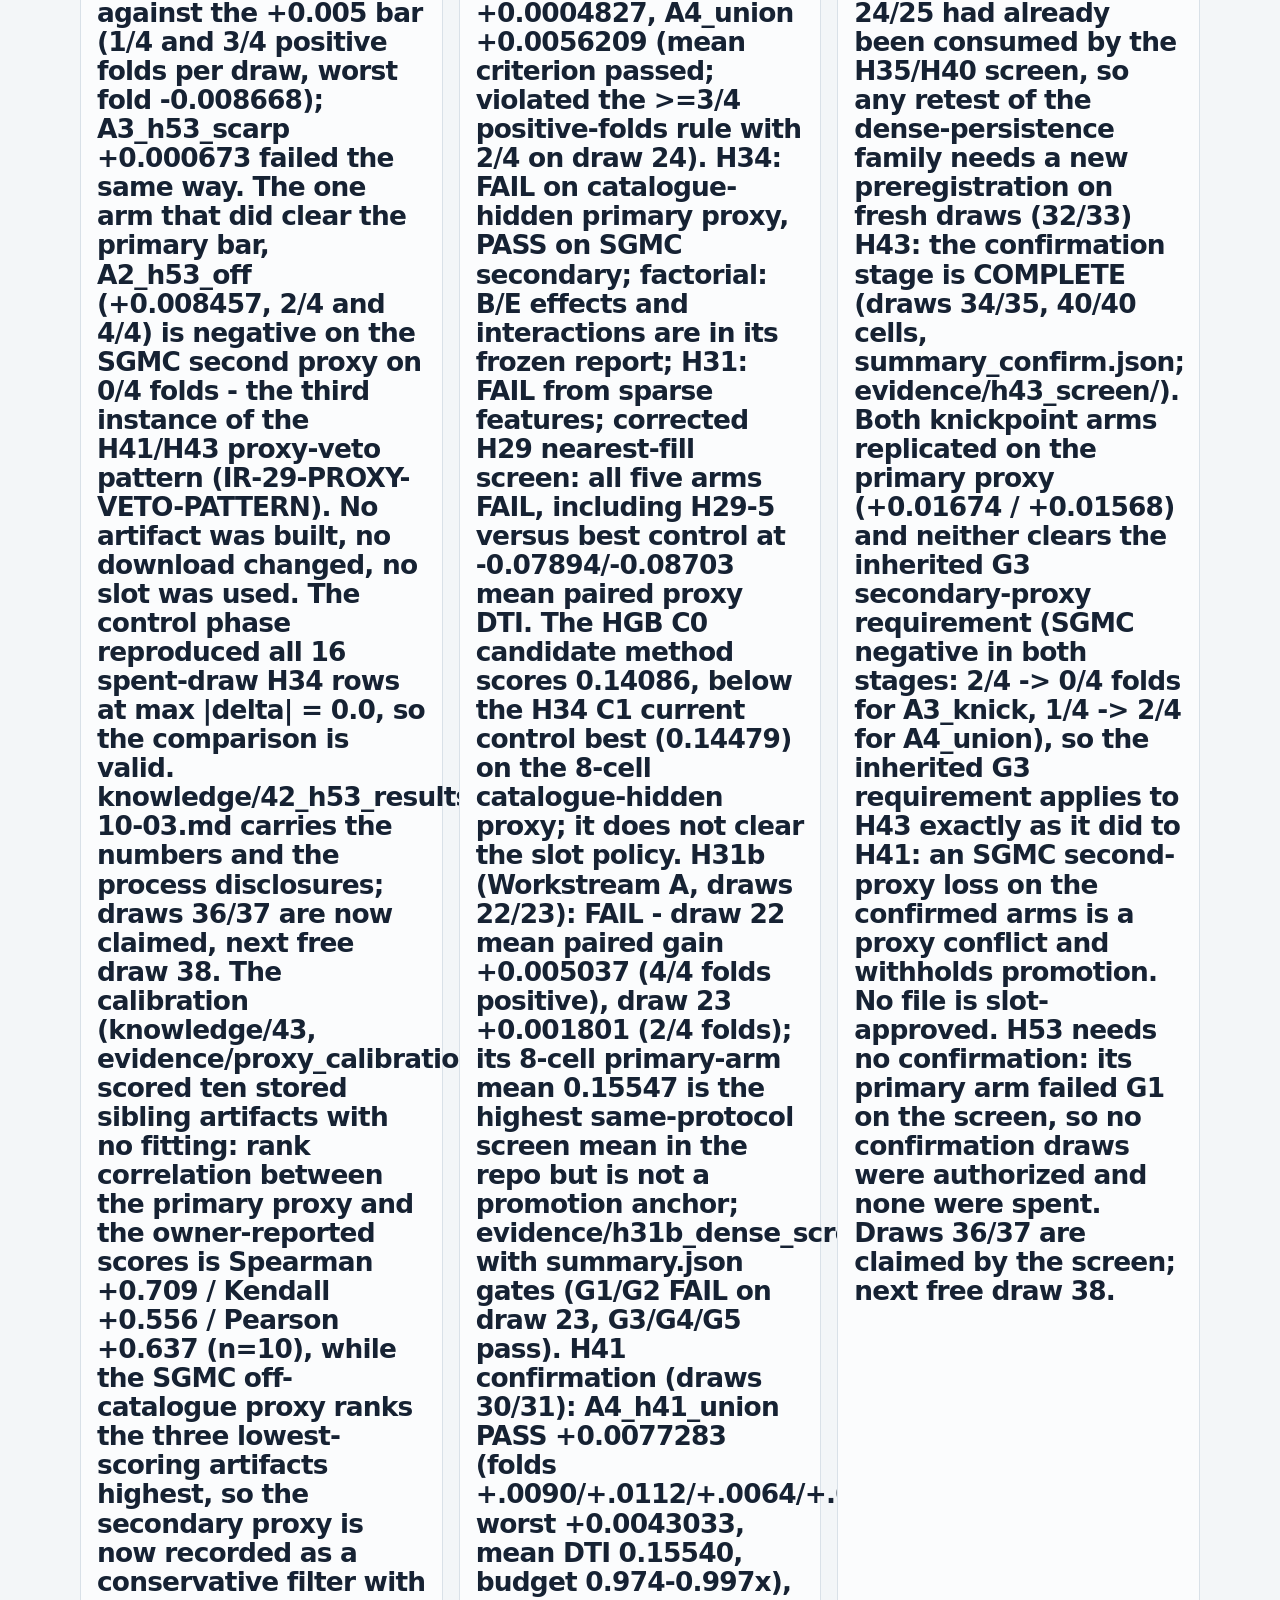
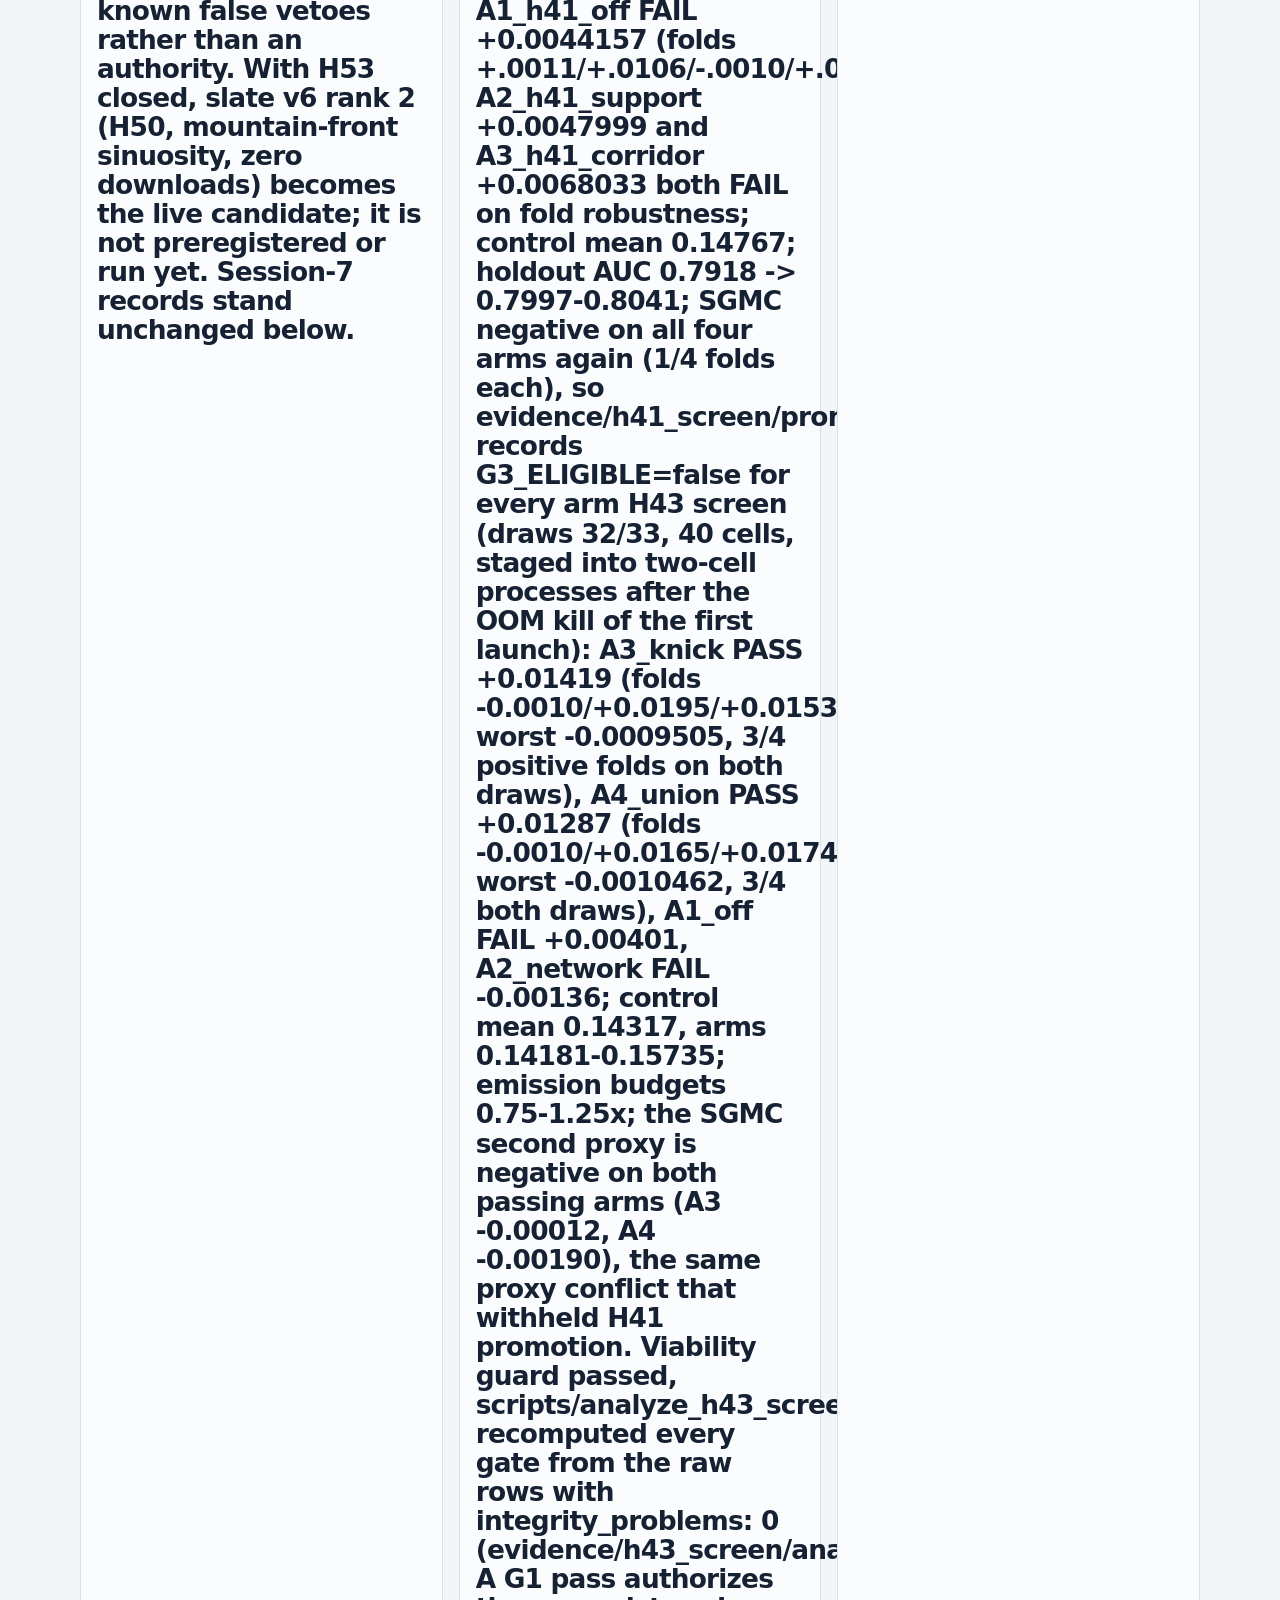
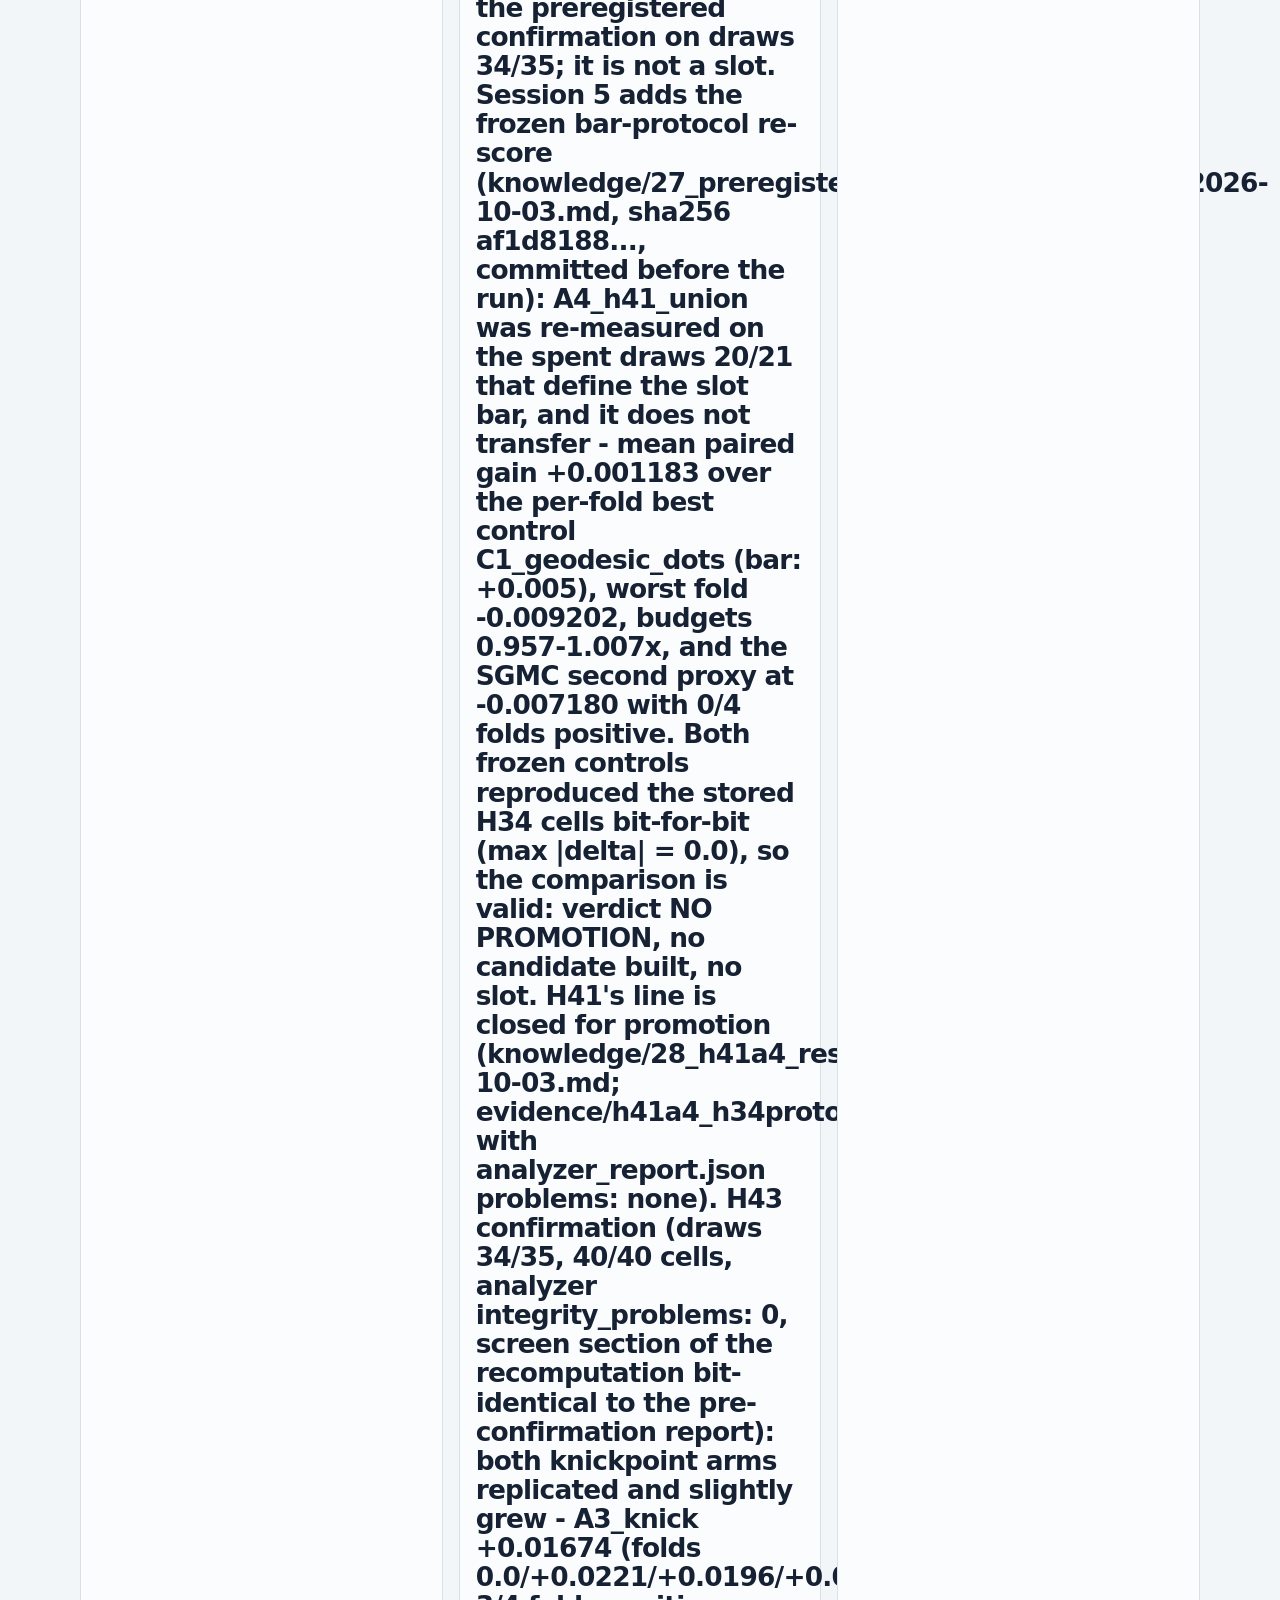
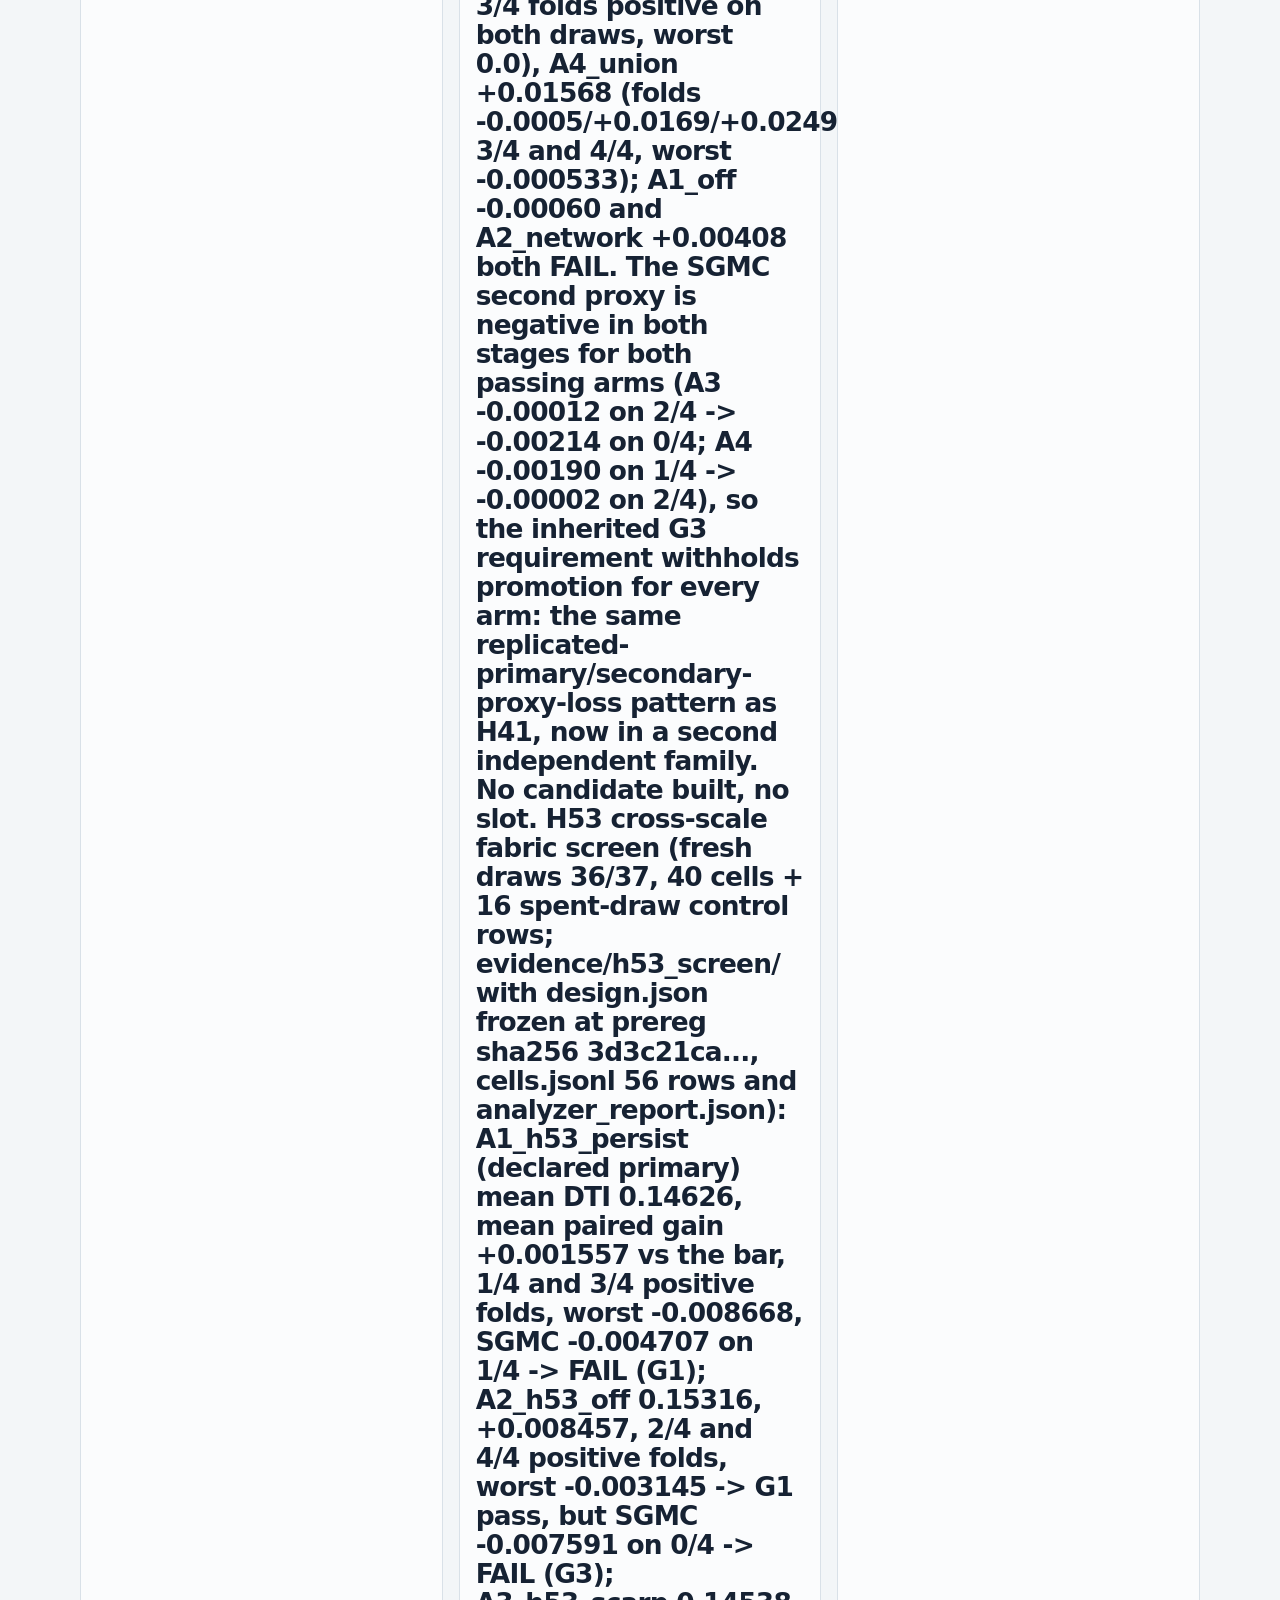
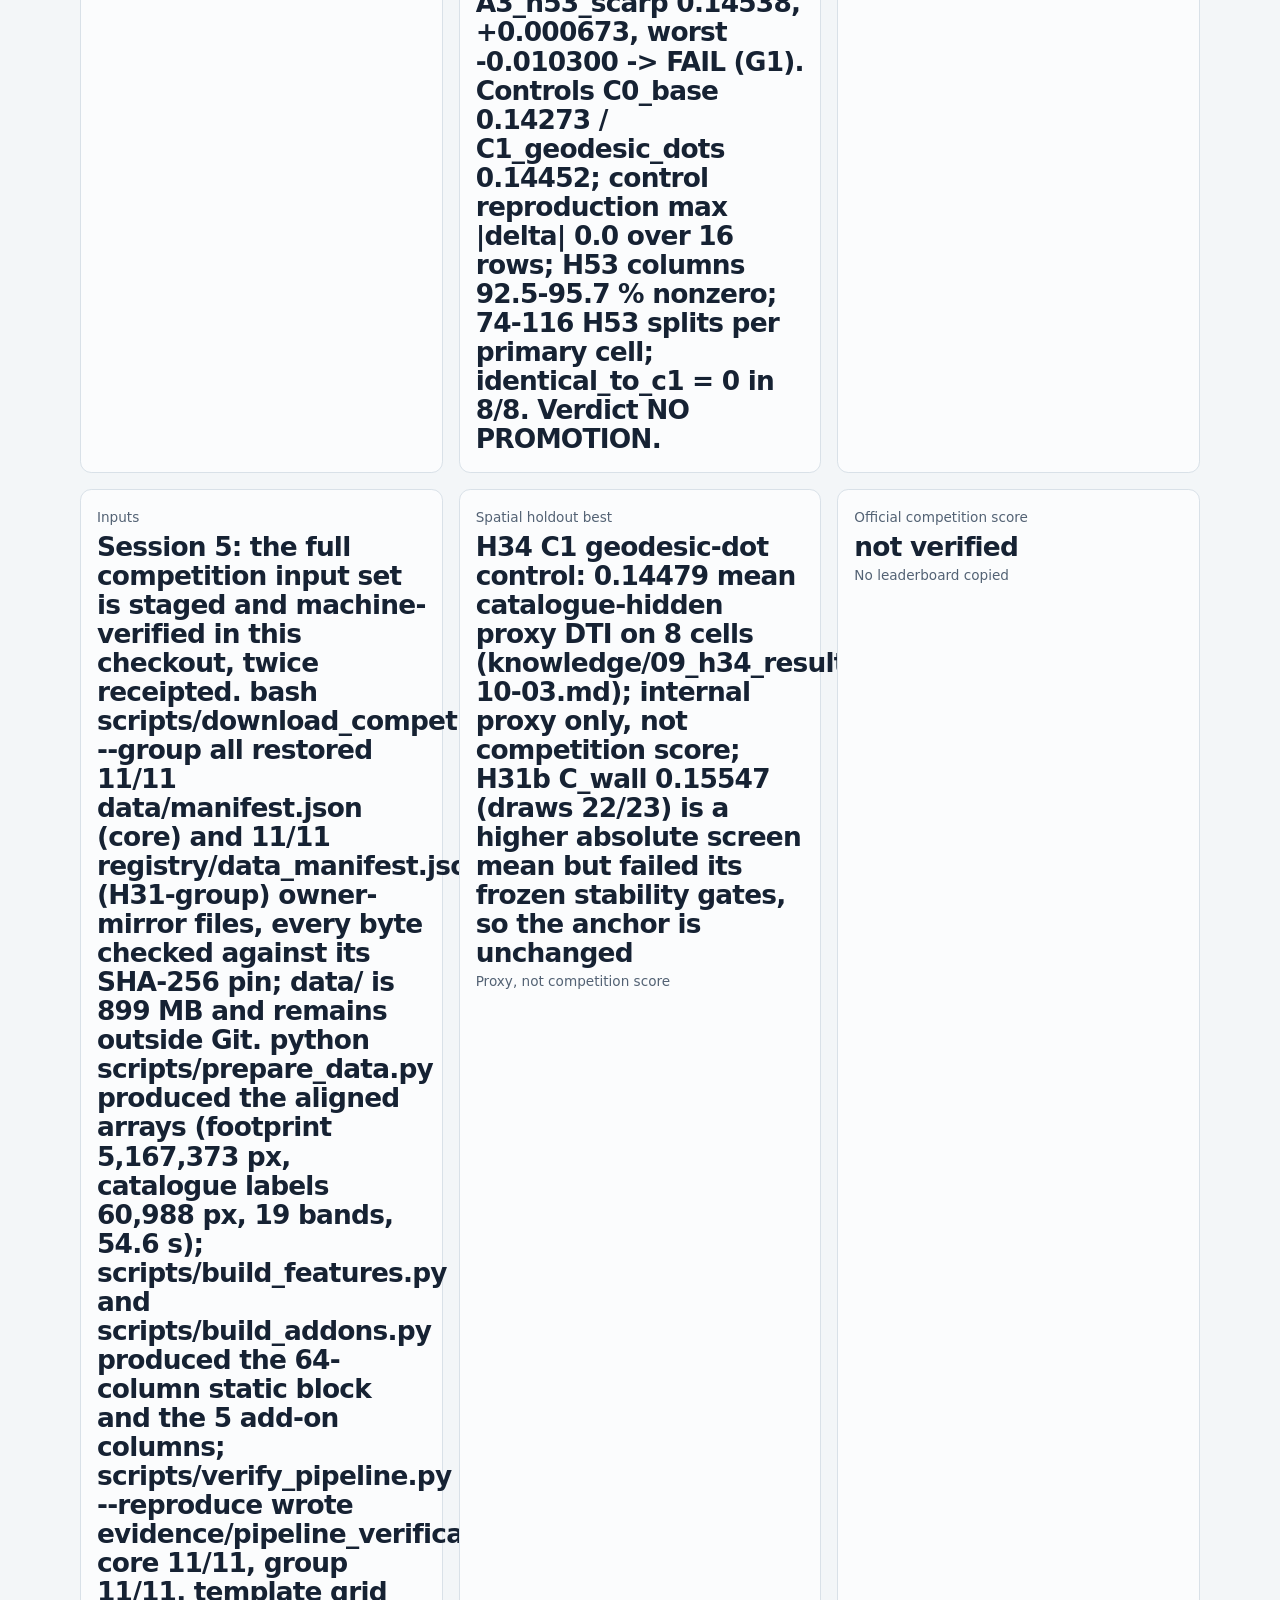
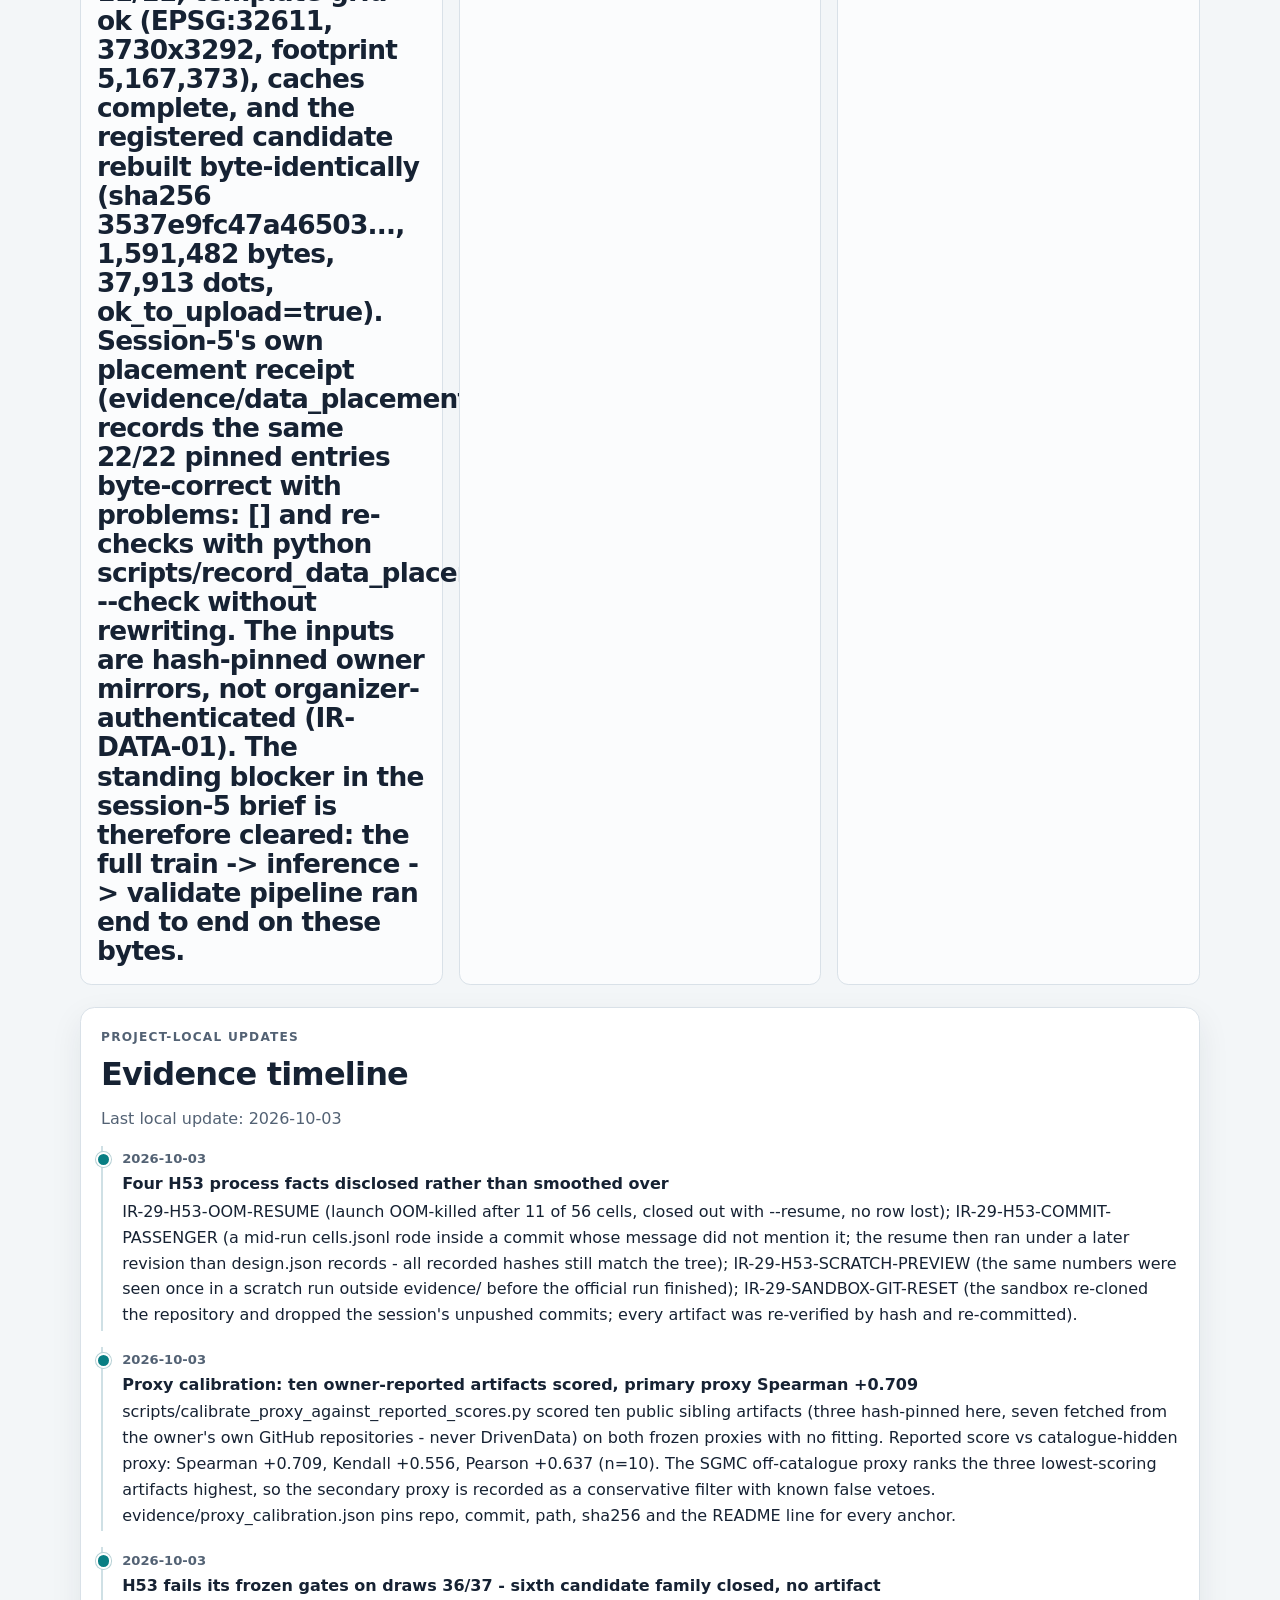
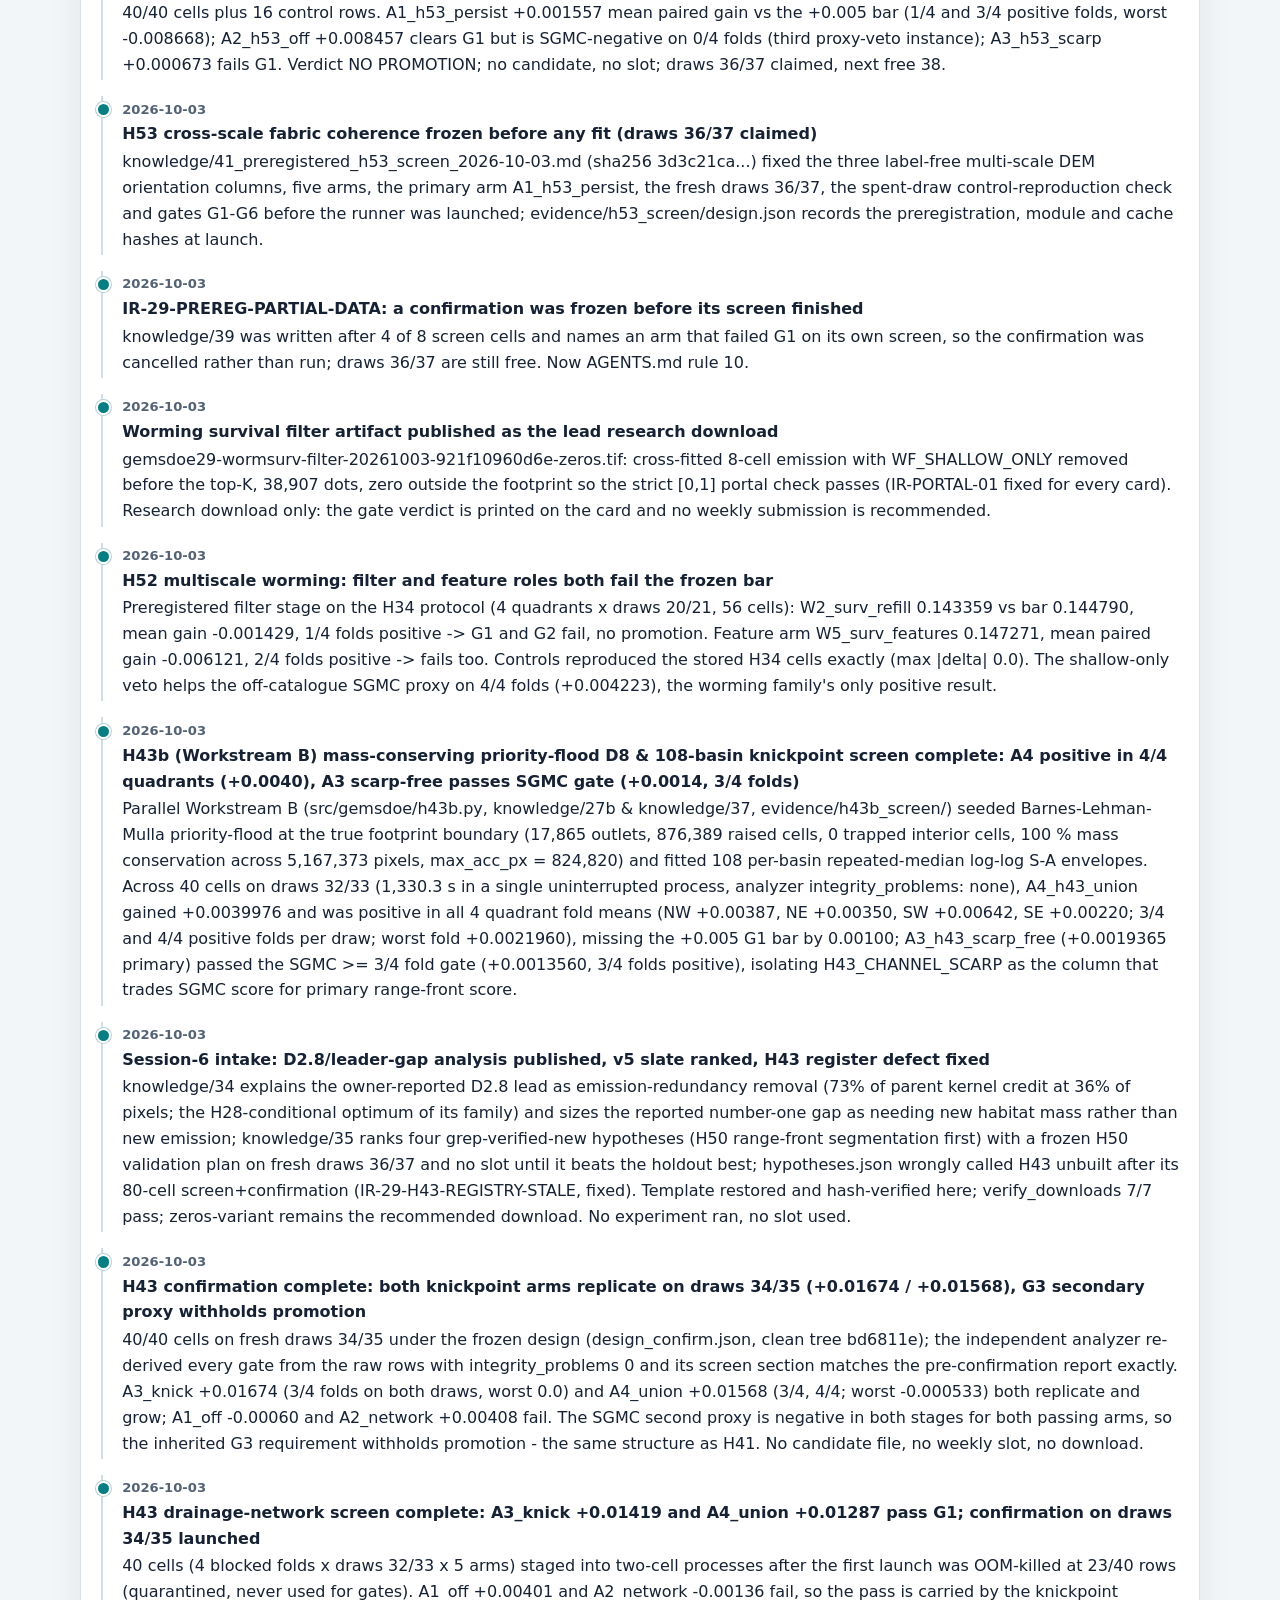
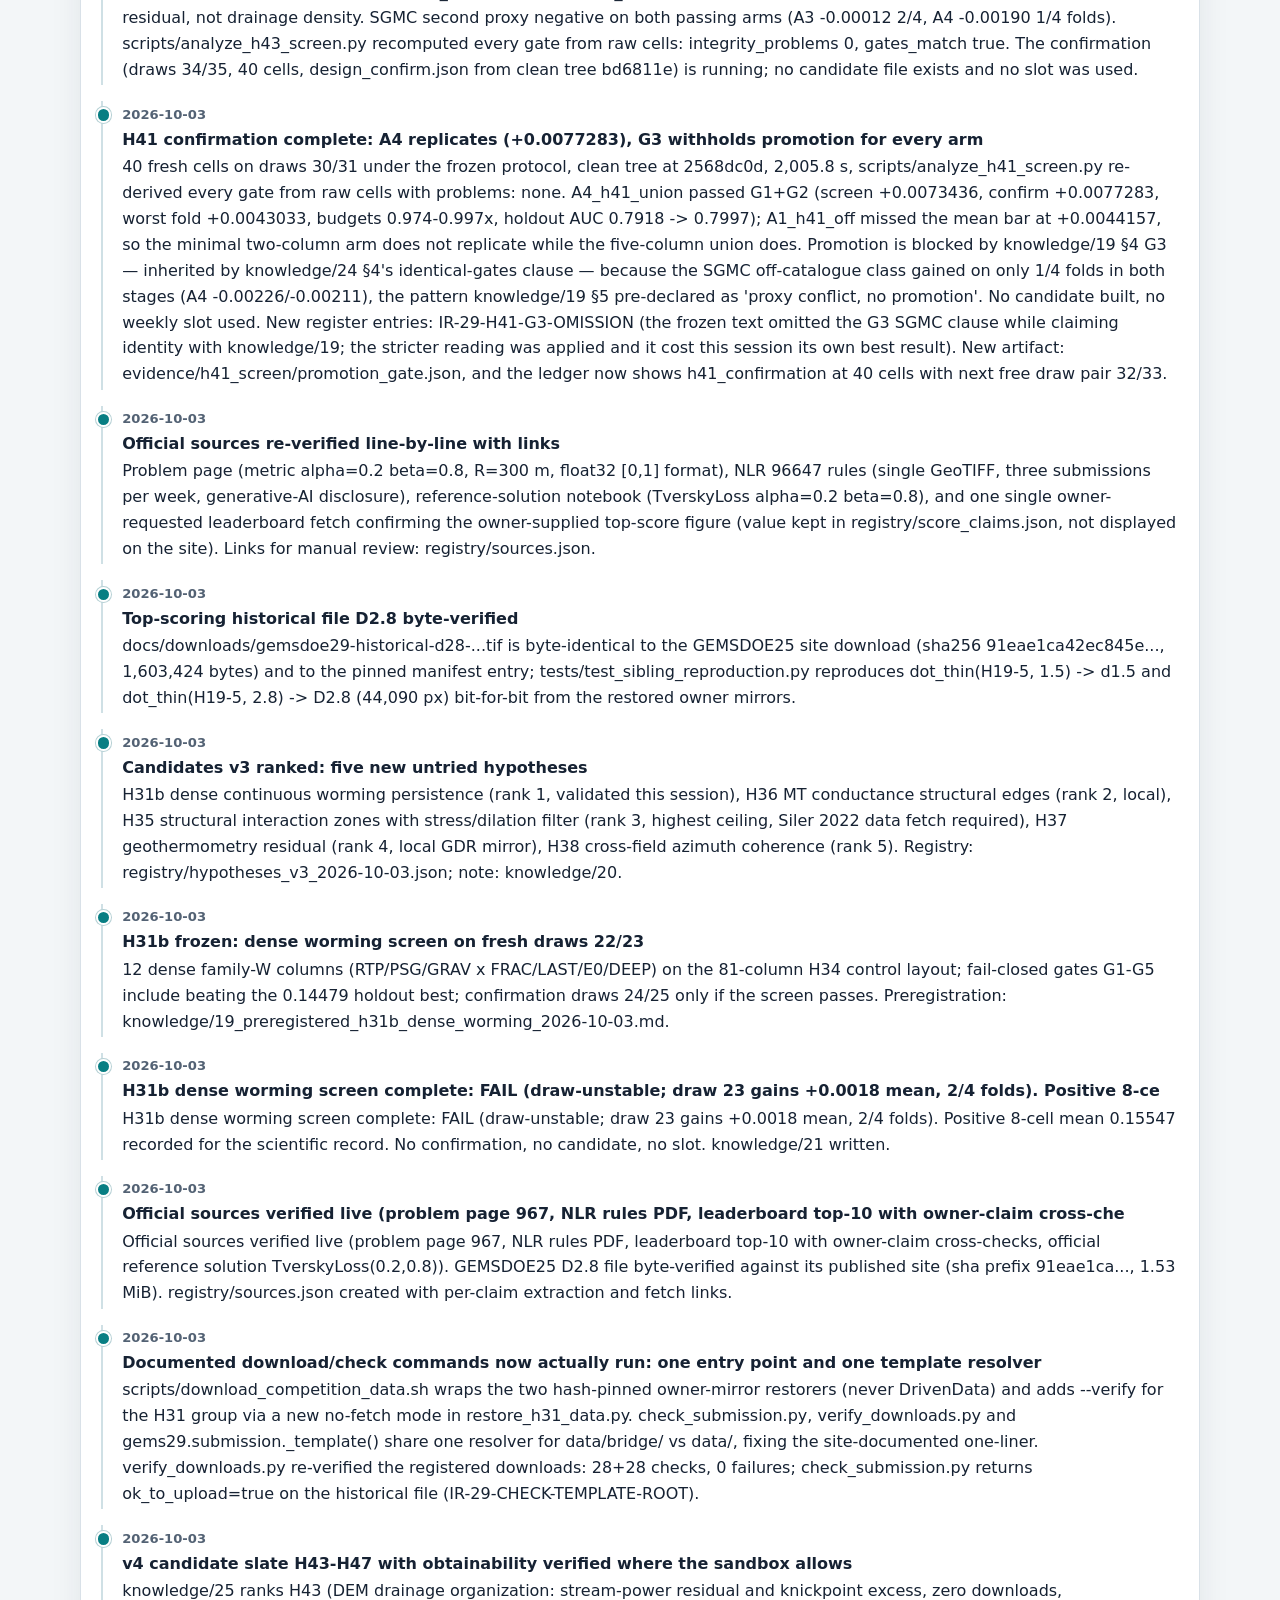
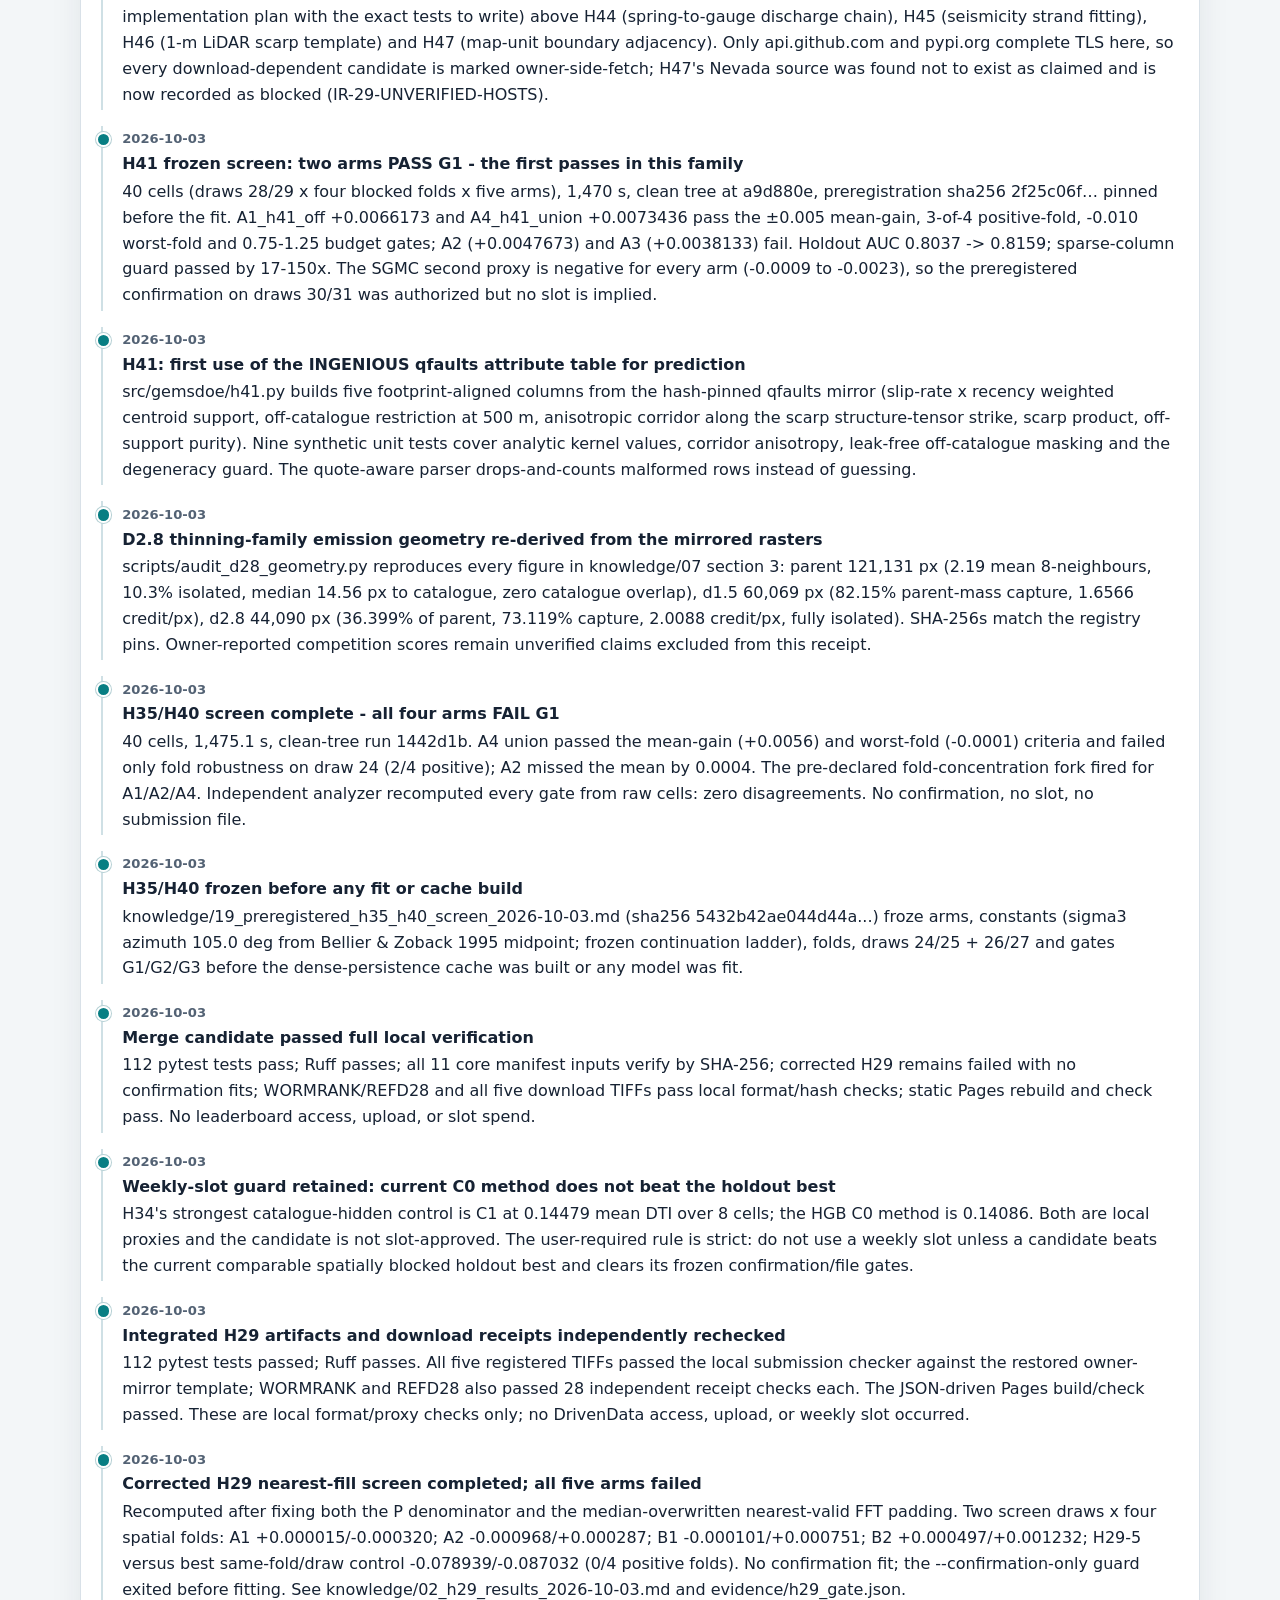
<file: docs/status.html>
<!doctype html>
<html lang="en"><head><meta charset="utf-8"><meta name="viewport" content="width=device-width, initial-scale=1"><meta name="description" content="A local evidence timeline. This is not a DrivenData leaderboard or score feed."><title>Project-local status feed | GEMSDOE29</title><link rel="icon" href="assets/favicon.svg" type="image/svg+xml"><link rel="stylesheet" href="assets/site.css"></head><body><a class="skip-link" href="#main">Skip to content</a><header class="site-header"><div class="shell header-top"><a class="brand" href="index.html"><span class="brand-mark" aria-hidden="true">G</span><span>GEMSDOE29 <span class="small">/ research lab</span></span></a><nav aria-label="Primary"><a href="index.html">Overview</a><a href="executive-summary.html">Submission guide</a><a href="research.html">Research</a><a href="status.html" aria-current="page">Status feed</a><a href="sources.html">Sources</a><a href="irregularities.html">Irregularities</a></nav></div><div class="shell hero"><p class="eyebrow">Local evidence only · no external polling</p><h1>What is known, and what is not.</h1><p class="hero-copy">Status updates are assembled from this repository’s own dated records. A blank result means no verified result is available—not that a score is zero.</p><div class="hero-actions"><a href="index.html" class="button">Overview</a><a href="sources.html" class="button secondary">Terms and source register</a></div></div></header><main id="main"><div class="shell"><section class="status-banner"><strong>This is not a leaderboard feed.</strong><p>The DrivenData Terms prohibit automated monitoring and manual monitoring/copying without prior written consent. This page only reports checked-in research and release records. It contains no live page content, no rank polling, and no automated score fetch.</p></section><section class="grid"><div class="metric span-4"><span class="label">Current research stage</span><span class="value">Session 8 close-out: the sixth screened candidate family (H53, cross-scale topographic fabric coherence) failed its frozen gates on fresh draws 36/37 and its line is closed, and the catalogue-hidden proxy used by every promotion decision here was calibrated for the first time against ten stored artifacts with owner-reported scores. Verdict, quoted from evidence/h53_screen/analyzer_report.json (integrity_problems: []): &quot;NO PROMOTION: the H53 arms do not clear the frozen gates on fresh draws 36/37.&quot; Frozen gates G1 false, G3 false, G2/G4/G5/G6 true. The declared primary arm A1_h53_persist measured mean paired gain +0.001557 against the +0.005 bar (1/4 and 3/4 positive folds per draw, worst fold -0.008668); A3_h53_scarp +0.000673 failed the same way. The one arm that did clear the primary bar, A2_h53_off (+0.008457, 2/4 and 4/4) is negative on the SGMC second proxy on 0/4 folds - the third instance of the H41/H43 proxy-veto pattern (IR-29-PROXY-VETO-PATTERN). No artifact was built, no download changed, no slot was used. The control phase reproduced all 16 spent-draw H34 rows at max |delta| = 0.0, so the comparison is valid. knowledge/42_h53_results_2026-10-03.md carries the numbers and the process disclosures; draws 36/37 are now claimed, next free draw 38. The calibration (knowledge/43, evidence/proxy_calibration.json) scored ten stored sibling artifacts with no fitting: rank correlation between the primary proxy and the owner-reported scores is Spearman +0.709 / Kendall +0.556 / Pearson +0.637 (n=10), while the SGMC off-catalogue proxy ranks the three lowest-scoring artifacts highest, so the secondary proxy is now recorded as a conservative filter with known false vetoes rather than an authority. With H53 closed, slate v6 rank 2 (H50, mountain-front sinuosity, zero downloads) becomes the live candidate; it is not preregistered or run yet. Session-7 records stand unchanged below.</span></div><div class="metric span-4"><span class="label">Screen status</span><span class="value">H41 screen (draws 28/29): A1_h41_off PASS +0.0066173 (folds +.0100/-.0091/+.0132/+.0124, worst -0.0091078), A4_h41_union PASS +0.0073436 (folds +.0077/-.0017/+.0122/+.0111, worst -0.0016554), A2_h41_support FAIL +0.0047673, A3_h41_corridor FAIL +0.0038133; control mean 0.14635, arms 0.15017-0.15370; SGMC second proxy negative on all four arms. Evidence: evidence/h41_screen/ with analyzer_report.json (integrity_problems: none). H35/H40 screen (draws 24/25): all four arms FAIL G1 - A1_h35_struct +0.0018058, A2_h35_corrob +0.0045885, A3_h40_persist +0.0004827, A4_union +0.0056209 (mean criterion passed; violated the &gt;=3/4 positive-folds rule with 2/4 on draw 24). H34: FAIL on catalogue-hidden primary proxy, PASS on SGMC secondary; factorial: B/E effects and interactions are in its frozen report; H31: FAIL from sparse features; corrected H29 nearest-fill screen: all five arms FAIL, including H29-5 versus best control at -0.07894/-0.08703 mean paired proxy DTI. The HGB C0 candidate method scores 0.14086, below the H34 C1 current control best (0.14479) on the 8-cell catalogue-hidden proxy; it does not clear the slot policy. H31b (Workstream A, draws 22/23): FAIL - draw 22 mean paired gain +0.005037 (4/4 folds positive), draw 23 +0.001801 (2/4 folds); its 8-cell primary-arm mean 0.15547 is the highest same-protocol screen mean in the repo but is not a promotion anchor; evidence/h31b_dense_screen/ with summary.json gates (G1/G2 FAIL on draw 23, G3/G4/G5 pass). H41 confirmation (draws 30/31): A4_h41_union PASS +0.0077283 (folds +.0090/+.0112/+.0064/+.0043, worst +0.0043033, mean DTI 0.15540, budget 0.974-0.997x), A1_h41_off FAIL +0.0044157 (folds +.0011/+.0106/-.0010/+.0069), A2_h41_support +0.0047999 and A3_h41_corridor +0.0068033 both FAIL on fold robustness; control mean 0.14767; holdout AUC 0.7918 -&gt; 0.7997-0.8041; SGMC negative on all four arms again (1/4 folds each), so evidence/h41_screen/promotion_gate.json records G3_ELIGIBLE=false for every arm H43 screen (draws 32/33, 40 cells, staged into two-cell processes after the OOM kill of the first launch): A3_knick PASS +0.01419 (folds -0.0010/+0.0195/+0.0153/+0.0229, worst -0.0009505, 3/4 positive folds on both draws), A4_union PASS +0.01287 (folds -0.0010/+0.0165/+0.0174/+0.0187, worst -0.0010462, 3/4 both draws), A1_off FAIL +0.00401, A2_network FAIL -0.00136; control mean 0.14317, arms 0.14181-0.15735; emission budgets 0.75-1.25x; the SGMC second proxy is negative on both passing arms (A3 -0.00012, A4 -0.00190), the same proxy conflict that withheld H41 promotion. Viability guard passed, scripts/analyze_h43_screen.py recomputed every gate from the raw rows with integrity_problems: 0 (evidence/h43_screen/analyzer_report.json). A G1 pass authorizes the preregistered confirmation on draws 34/35; it is not a slot. Session 5 adds the frozen bar-protocol re-score (knowledge/27_preregistered_h41a4_h34protocol_2026-10-03.md, sha256 af1d8188..., committed before the run): A4_h41_union was re-measured on the spent draws 20/21 that define the slot bar, and it does not transfer - mean paired gain +0.001183 over the per-fold best control C1_geodesic_dots (bar: +0.005), worst fold -0.009202, budgets 0.957-1.007x, and the SGMC second proxy at -0.007180 with 0/4 folds positive. Both frozen controls reproduced the stored H34 cells bit-for-bit (max |delta| = 0.0), so the comparison is valid: verdict NO PROMOTION, no candidate built, no slot. H41&#x27;s line is closed for promotion (knowledge/28_h41a4_results_2026-10-03.md; evidence/h41a4_h34protocol/ with analyzer_report.json problems: none). H43 confirmation (draws 34/35, 40/40 cells, analyzer integrity_problems: 0, screen section of the recomputation bit-identical to the pre-confirmation report): both knickpoint arms replicated and slightly grew - A3_knick +0.01674 (folds 0.0/+0.0221/+0.0196/+0.0252, 3/4 folds positive on both draws, worst 0.0), A4_union +0.01568 (folds -0.0005/+0.0169/+0.0249/+0.0215, 3/4 and 4/4, worst -0.000533); A1_off -0.00060 and A2_network +0.00408 both FAIL. The SGMC second proxy is negative in both stages for both passing arms (A3 -0.00012 on 2/4 -&gt; -0.00214 on 0/4; A4 -0.00190 on 1/4 -&gt; -0.00002 on 2/4), so the inherited G3 requirement withholds promotion for every arm: the same replicated-primary/secondary-proxy-loss pattern as H41, now in a second independent family. No candidate built, no slot. H53 cross-scale fabric screen (fresh draws 36/37, 40 cells + 16 spent-draw control rows; evidence/h53_screen/ with design.json frozen at prereg sha256 3d3c21ca..., cells.jsonl 56 rows and analyzer_report.json): A1_h53_persist (declared primary) mean DTI 0.14626, mean paired gain +0.001557 vs the bar, 1/4 and 3/4 positive folds, worst -0.008668, SGMC -0.004707 on 1/4 -&gt; FAIL (G1); A2_h53_off 0.15316, +0.008457, 2/4 and 4/4 positive folds, worst -0.003145 -&gt; G1 pass, but SGMC -0.007591 on 0/4 -&gt; FAIL (G3); A3_h53_scarp 0.14538, +0.000673, worst -0.010300 -&gt; FAIL (G1). Controls C0_base 0.14273 / C1_geodesic_dots 0.14452; control reproduction max |delta| 0.0 over 16 rows; H53 columns 92.5-95.7 % nonzero; 74-116 H53 splits per primary cell; identical_to_c1 = 0 in 8/8. Verdict NO PROMOTION.</span></div><div class="metric span-4"><span class="label">Confirmation status</span><span class="value">complete for H41: A4_h41_union passed G2 and was refused promotion by the inherited G3 secondary-proxy requirement (SGMC positive on 1/4 folds in both stages), A1_h41_off failed G2, so no H41 candidate exists and, as in every prior stage, no file is slot-approved. An initial launch was killed before fitting any cell and is preserved under evidence/h41_screen/aborted_attempt_1/. H35/H40 draws 26/27 were authorized then released unused; H29 draws 2/3 were not fit because no arm passed both complete screen draws; H31/H34 confirmation is also not eligible. No weekly slot has been used. H31b&#x27;s reserved confirmation draws 24/25 had already been consumed by the H35/H40 screen, so any retest of the dense-persistence family needs a new preregistration on fresh draws (32/33) H43: the confirmation stage is COMPLETE (draws 34/35, 40/40 cells, summary_confirm.json; evidence/h43_screen/). Both knickpoint arms replicated on the primary proxy (+0.01674 / +0.01568) and neither clears the inherited G3 secondary-proxy requirement (SGMC negative in both stages: 2/4 -&gt; 0/4 folds for A3_knick, 1/4 -&gt; 2/4 for A4_union), so the inherited G3 requirement applies to H43 exactly as it did to H41: an SGMC second-proxy loss on the confirmed arms is a proxy conflict and withholds promotion. No file is slot-approved. H53 needs no confirmation: its primary arm failed G1 on the screen, so no confirmation draws were authorized and none were spent. Draws 36/37 are claimed by the screen; next free draw 38.</span></div><div class="metric span-4"><span class="label">Inputs</span><span class="value">Session 5: the full competition input set is staged and machine-verified in this checkout, twice receipted. bash scripts/download_competition_data.sh --group all restored 11/11 data/manifest.json (core) and 11/11 registry/data_manifest.json (H31-group) owner-mirror files, every byte checked against its SHA-256 pin; data/ is 899 MB and remains outside Git. python scripts/prepare_data.py produced the aligned arrays (footprint 5,167,373 px, catalogue labels 60,988 px, 19 bands, 54.6 s); scripts/build_features.py and scripts/build_addons.py produced the 64-column static block and the 5 add-on columns; scripts/verify_pipeline.py --reproduce wrote evidence/pipeline_verification.json: core 11/11, group 11/11, template grid ok (EPSG:32611, 3730x3292, footprint 5,167,373), caches complete, and the registered candidate rebuilt byte-identically (sha256 3537e9fc47a46503..., 1,591,482 bytes, 37,913 dots, ok_to_upload=true). Session-5&#x27;s own placement receipt (evidence/data_placement_receipt.json) records the same 22/22 pinned entries byte-correct with problems: [] and re-checks with python scripts/record_data_placement.py --check without rewriting. The inputs are hash-pinned owner mirrors, not organizer-authenticated (IR-DATA-01). The standing blocker in the session-5 brief is therefore cleared: the full train -&gt; inference -&gt; validate pipeline ran end to end on these bytes.</span></div><div class="metric span-4"><span class="label">Spatial holdout best</span><span class="value">H34 C1 geodesic-dot control: 0.14479 mean catalogue-hidden proxy DTI on 8 cells (knowledge/09_h34_results_2026-10-03.md); internal proxy only, not competition score; H31b C_wall 0.15547 (draws 22/23) is a higher absolute screen mean but failed its frozen stability gates, so the anchor is unchanged</span><span class="label">Proxy, not competition score</span></div><div class="metric span-4"><span class="label">Official competition score</span><span class="value">not verified</span><span class="label">No leaderboard copied</span></div></section><section class="card"><p class="kicker">Project-local updates</p><h2>Evidence timeline</h2><p class="muted">Last local update: 2026-10-03</p><ol class="timeline"><li><time>2026-10-03</time><strong>Four H53 process facts disclosed rather than smoothed over</strong><span>IR-29-H53-OOM-RESUME (launch OOM-killed after 11 of 56 cells, closed out with --resume, no row lost); IR-29-H53-COMMIT-PASSENGER (a mid-run cells.jsonl rode inside a commit whose message did not mention it; the resume then ran under a later revision than design.json records - all recorded hashes still match the tree); IR-29-H53-SCRATCH-PREVIEW (the same numbers were seen once in a scratch run outside evidence/ before the official run finished); IR-29-SANDBOX-GIT-RESET (the sandbox re-cloned the repository and dropped the session&#x27;s unpushed commits; every artifact was re-verified by hash and re-committed).</span></li><li><time>2026-10-03</time><strong>Proxy calibration: ten owner-reported artifacts scored, primary proxy Spearman +0.709</strong><span>scripts/calibrate_proxy_against_reported_scores.py scored ten public sibling artifacts (three hash-pinned here, seven fetched from the owner&#x27;s own GitHub repositories - never DrivenData) on both frozen proxies with no fitting. Reported score vs catalogue-hidden proxy: Spearman +0.709, Kendall +0.556, Pearson +0.637 (n=10). The SGMC off-catalogue proxy ranks the three lowest-scoring artifacts highest, so the secondary proxy is recorded as a conservative filter with known false vetoes. evidence/proxy_calibration.json pins repo, commit, path, sha256 and the README line for every anchor.</span></li><li><time>2026-10-03</time><strong>H53 fails its frozen gates on draws 36/37 - sixth candidate family closed, no artifact</strong><span>40/40 cells plus 16 control rows. A1_h53_persist +0.001557 mean paired gain vs the +0.005 bar (1/4 and 3/4 positive folds, worst -0.008668); A2_h53_off +0.008457 clears G1 but is SGMC-negative on 0/4 folds (third proxy-veto instance); A3_h53_scarp +0.000673 fails G1. Verdict NO PROMOTION; no candidate, no slot; draws 36/37 claimed, next free 38.</span></li><li><time>2026-10-03</time><strong>H53 cross-scale fabric coherence frozen before any fit (draws 36/37 claimed)</strong><span>knowledge/41_preregistered_h53_screen_2026-10-03.md (sha256 3d3c21ca...) fixed the three label-free multi-scale DEM orientation columns, five arms, the primary arm A1_h53_persist, the fresh draws 36/37, the spent-draw control-reproduction check and gates G1-G6 before the runner was launched; evidence/h53_screen/design.json records the preregistration, module and cache hashes at launch.</span></li><li><time>2026-10-03</time><strong>IR-29-PREREG-PARTIAL-DATA: a confirmation was frozen before its screen finished</strong><span>knowledge/39 was written after 4 of 8 screen cells and names an arm that failed G1 on its own screen, so the confirmation was cancelled rather than run; draws 36/37 are still free. Now AGENTS.md rule 10.</span></li><li><time>2026-10-03</time><strong>Worming survival filter artifact published as the lead research download</strong><span>gemsdoe29-wormsurv-filter-20261003-921f10960d6e-zeros.tif: cross-fitted 8-cell emission with WF_SHALLOW_ONLY removed before the top-K, 38,907 dots, zero outside the footprint so the strict [0,1] portal check passes (IR-PORTAL-01 fixed for every card). Research download only: the gate verdict is printed on the card and no weekly submission is recommended.</span></li><li><time>2026-10-03</time><strong>H52 multiscale worming: filter and feature roles both fail the frozen bar</strong><span>Preregistered filter stage on the H34 protocol (4 quadrants x draws 20/21, 56 cells): W2_surv_refill 0.143359 vs bar 0.144790, mean gain -0.001429, 1/4 folds positive -&gt; G1 and G2 fail, no promotion. Feature arm W5_surv_features 0.147271, mean paired gain -0.006121, 2/4 folds positive -&gt; fails too. Controls reproduced the stored H34 cells exactly (max |delta| 0.0). The shallow-only veto helps the off-catalogue SGMC proxy on 4/4 folds (+0.004223), the worming family&#x27;s only positive result.</span></li><li><time>2026-10-03</time><strong>H43b (Workstream B) mass-conserving priority-flood D8 &amp; 108-basin knickpoint screen complete: A4 positive in 4/4 quadrants (+0.0040), A3 scarp-free passes SGMC gate (+0.0014, 3/4 folds)</strong><span>Parallel Workstream B (src/gemsdoe/h43b.py, knowledge/27b &amp; knowledge/37, evidence/h43b_screen/) seeded Barnes-Lehman-Mulla priority-flood at the true footprint boundary (17,865 outlets, 876,389 raised cells, 0 trapped interior cells, 100 % mass conservation across 5,167,373 pixels, max_acc_px = 824,820) and fitted 108 per-basin repeated-median log-log S-A envelopes. Across 40 cells on draws 32/33 (1,330.3 s in a single uninterrupted process, analyzer integrity_problems: none), A4_h43_union gained +0.0039976 and was positive in all 4 quadrant fold means (NW +0.00387, NE +0.00350, SW +0.00642, SE +0.00220; 3/4 and 4/4 positive folds per draw; worst fold +0.0021960), missing the +0.005 G1 bar by 0.00100; A3_h43_scarp_free (+0.0019365 primary) passed the SGMC &gt;= 3/4 fold gate (+0.0013560, 3/4 folds positive), isolating H43_CHANNEL_SCARP as the column that trades SGMC score for primary range-front score.</span></li><li><time>2026-10-03</time><strong>Session-6 intake: D2.8/leader-gap analysis published, v5 slate ranked, H43 register defect fixed</strong><span>knowledge/34 explains the owner-reported D2.8 lead as emission-redundancy removal (73% of parent kernel credit at 36% of pixels; the H28-conditional optimum of its family) and sizes the reported number-one gap as needing new habitat mass rather than new emission; knowledge/35 ranks four grep-verified-new hypotheses (H50 range-front segmentation first) with a frozen H50 validation plan on fresh draws 36/37 and no slot until it beats the holdout best; hypotheses.json wrongly called H43 unbuilt after its 80-cell screen+confirmation (IR-29-H43-REGISTRY-STALE, fixed). Template restored and hash-verified here; verify_downloads 7/7 pass; zeros-variant remains the recommended download. No experiment ran, no slot used.</span></li><li><time>2026-10-03</time><strong>H43 confirmation complete: both knickpoint arms replicate on draws 34/35 (+0.01674 / +0.01568), G3 secondary proxy withholds promotion</strong><span>40/40 cells on fresh draws 34/35 under the frozen design (design_confirm.json, clean tree bd6811e); the independent analyzer re-derived every gate from the raw rows with integrity_problems 0 and its screen section matches the pre-confirmation report exactly. A3_knick +0.01674 (3/4 folds on both draws, worst 0.0) and A4_union +0.01568 (3/4, 4/4; worst -0.000533) both replicate and grow; A1_off -0.00060 and A2_network +0.00408 fail. The SGMC second proxy is negative in both stages for both passing arms, so the inherited G3 requirement withholds promotion - the same structure as H41. No candidate file, no weekly slot, no download.</span></li><li><time>2026-10-03</time><strong>H43 drainage-network screen complete: A3_knick +0.01419 and A4_union +0.01287 pass G1; confirmation on draws 34/35 launched</strong><span>40 cells (4 blocked folds x draws 32/33 x 5 arms) staged into two-cell processes after the first launch was OOM-killed at 23/40 rows (quarantined, never used for gates). A1_off +0.00401 and A2_network -0.00136 fail, so the pass is carried by the knickpoint residual, not drainage density. SGMC second proxy negative on both passing arms (A3 -0.00012 2/4, A4 -0.00190 1/4 folds). scripts/analyze_h43_screen.py recomputed every gate from raw cells: integrity_problems 0, gates_match true. The confirmation (draws 34/35, 40 cells, design_confirm.json from clean tree bd6811e) is running; no candidate file exists and no slot was used.</span></li><li><time>2026-10-03</time><strong>H41 confirmation complete: A4 replicates (+0.0077283), G3 withholds promotion for every arm</strong><span>40 fresh cells on draws 30/31 under the frozen protocol, clean tree at 2568dc0d, 2,005.8 s, scripts/analyze_h41_screen.py re-derived every gate from raw cells with problems: none. A4_h41_union passed G1+G2 (screen +0.0073436, confirm +0.0077283, worst fold +0.0043033, budgets 0.974-0.997x, holdout AUC 0.7918 -&gt; 0.7997); A1_h41_off missed the mean bar at +0.0044157, so the minimal two-column arm does not replicate while the five-column union does. Promotion is blocked by knowledge/19 §4 G3 — inherited by knowledge/24 §4&#x27;s identical-gates clause — because the SGMC off-catalogue class gained on only 1/4 folds in both stages (A4 -0.00226/-0.00211), the pattern knowledge/19 §5 pre-declared as &#x27;proxy conflict, no promotion&#x27;. No candidate built, no weekly slot used. New register entries: IR-29-H41-G3-OMISSION (the frozen text omitted the G3 SGMC clause while claiming identity with knowledge/19; the stricter reading was applied and it cost this session its own best result). New artifact: evidence/h41_screen/promotion_gate.json, and the ledger now shows h41_confirmation at 40 cells with next free draw pair 32/33.</span></li><li><time>2026-10-03</time><strong>Official sources re-verified line-by-line with links</strong><span>Problem page (metric alpha=0.2 beta=0.8, R=300 m, float32 [0,1] format), NLR 96647 rules (single GeoTIFF, three submissions per week, generative-AI disclosure), reference-solution notebook (TverskyLoss alpha=0.2 beta=0.8), and one single owner-requested leaderboard fetch confirming the owner-supplied top-score figure (value kept in registry/score_claims.json, not displayed on the site). Links for manual review: registry/sources.json.</span></li><li><time>2026-10-03</time><strong>Top-scoring historical file D2.8 byte-verified</strong><span>docs/downloads/gemsdoe29-historical-d28-...tif is byte-identical to the GEMSDOE25 site download (sha256 91eae1ca42ec845e..., 1,603,424 bytes) and to the pinned manifest entry; tests/test_sibling_reproduction.py reproduces dot_thin(H19-5, 1.5) -&gt; d1.5 and dot_thin(H19-5, 2.8) -&gt; D2.8 (44,090 px) bit-for-bit from the restored owner mirrors.</span></li><li><time>2026-10-03</time><strong>Candidates v3 ranked: five new untried hypotheses</strong><span>H31b dense continuous worming persistence (rank 1, validated this session), H36 MT conductance structural edges (rank 2, local), H35 structural interaction zones with stress/dilation filter (rank 3, highest ceiling, Siler 2022 data fetch required), H37 geothermometry residual (rank 4, local GDR mirror), H38 cross-field azimuth coherence (rank 5). Registry: registry/hypotheses_v3_2026-10-03.json; note: knowledge/20.</span></li><li><time>2026-10-03</time><strong>H31b frozen: dense worming screen on fresh draws 22/23</strong><span>12 dense family-W columns (RTP/PSG/GRAV x FRAC/LAST/E0/DEEP) on the 81-column H34 control layout; fail-closed gates G1-G5 include beating the 0.14479 holdout best; confirmation draws 24/25 only if the screen passes. Preregistration: knowledge/19_preregistered_h31b_dense_worming_2026-10-03.md.</span></li><li><time>2026-10-03</time><strong>H31b dense worming screen complete: FAIL (draw-unstable; draw 23 gains +0.0018 mean, 2/4 folds). Positive 8-ce</strong><span>H31b dense worming screen complete: FAIL (draw-unstable; draw 23 gains +0.0018 mean, 2/4 folds). Positive 8-cell mean 0.15547 recorded for the scientific record. No confirmation, no candidate, no slot. knowledge/21 written.</span></li><li><time>2026-10-03</time><strong>Official sources verified live (problem page 967, NLR rules PDF, leaderboard top-10 with owner-claim cross-che</strong><span>Official sources verified live (problem page 967, NLR rules PDF, leaderboard top-10 with owner-claim cross-checks, official reference solution TverskyLoss(0.2,0.8)). GEMSDOE25 D2.8 file byte-verified against its published site (sha prefix 91eae1ca..., 1.53 MiB). registry/sources.json created with per-claim extraction and fetch links.</span></li><li><time>2026-10-03</time><strong>Documented download/check commands now actually run: one entry point and one template resolver</strong><span>scripts/download_competition_data.sh wraps the two hash-pinned owner-mirror restorers (never DrivenData) and adds --verify for the H31 group via a new no-fetch mode in restore_h31_data.py. check_submission.py, verify_downloads.py and gems29.submission._template() share one resolver for data/bridge/ vs data/, fixing the site-documented one-liner. verify_downloads.py re-verified the registered downloads: 28+28 checks, 0 failures; check_submission.py returns ok_to_upload=true on the historical file (IR-29-CHECK-TEMPLATE-ROOT).</span></li><li><time>2026-10-03</time><strong>v4 candidate slate H43-H47 with obtainability verified where the sandbox allows</strong><span>knowledge/25 ranks H43 (DEM drainage organization: stream-power residual and knickpoint excess, zero downloads, implementation plan with the exact tests to write) above H44 (spring-to-gauge discharge chain), H45 (seismicity strand fitting), H46 (1-m LiDAR scarp template) and H47 (map-unit boundary adjacency). Only api.github.com and pypi.org complete TLS here, so every download-dependent candidate is marked owner-side-fetch; H47&#x27;s Nevada source was found not to exist as claimed and is now recorded as blocked (IR-29-UNVERIFIED-HOSTS).</span></li><li><time>2026-10-03</time><strong>H41 frozen screen: two arms PASS G1 - the first passes in this family</strong><span>40 cells (draws 28/29 x four blocked folds x five arms), 1,470 s, clean tree at a9d880e, preregistration sha256 2f25c06f… pinned before the fit. A1_h41_off +0.0066173 and A4_h41_union +0.0073436 pass the ±0.005 mean-gain, 3-of-4 positive-fold, -0.010 worst-fold and 0.75-1.25 budget gates; A2 (+0.0047673) and A3 (+0.0038133) fail. Holdout AUC 0.8037 -&gt; 0.8159; sparse-column guard passed by 17-150x. The SGMC second proxy is negative for every arm (-0.0009 to -0.0023), so the preregistered confirmation on draws 30/31 was authorized but no slot is implied.</span></li><li><time>2026-10-03</time><strong>H41: first use of the INGENIOUS qfaults attribute table for prediction</strong><span>src/gemsdoe/h41.py builds five footprint-aligned columns from the hash-pinned qfaults mirror (slip-rate x recency weighted centroid support, off-catalogue restriction at 500 m, anisotropic corridor along the scarp structure-tensor strike, scarp product, off-support purity). Nine synthetic unit tests cover analytic kernel values, corridor anisotropy, leak-free off-catalogue masking and the degeneracy guard. The quote-aware parser drops-and-counts malformed rows instead of guessing.</span></li><li><time>2026-10-03</time><strong>D2.8 thinning-family emission geometry re-derived from the mirrored rasters</strong><span>scripts/audit_d28_geometry.py reproduces every figure in knowledge/07 section 3: parent 121,131 px (2.19 mean 8-neighbours, 10.3% isolated, median 14.56 px to catalogue, zero catalogue overlap), d1.5 60,069 px (82.15% parent-mass capture, 1.6566 credit/px), d2.8 44,090 px (36.399% of parent, 73.119% capture, 2.0088 credit/px, fully isolated). SHA-256s match the registry pins. Owner-reported competition scores remain unverified claims excluded from this receipt.</span></li><li><time>2026-10-03</time><strong>H35/H40 screen complete - all four arms FAIL G1</strong><span>40 cells, 1,475.1 s, clean-tree run 1442d1b. A4 union passed the mean-gain (+0.0056) and worst-fold (-0.0001) criteria and failed only fold robustness on draw 24 (2/4 positive); A2 missed the mean by 0.0004. The pre-declared fold-concentration fork fired for A1/A2/A4. Independent analyzer recomputed every gate from raw cells: zero disagreements. No confirmation, no slot, no submission file.</span></li><li><time>2026-10-03</time><strong>H35/H40 frozen before any fit or cache build</strong><span>knowledge/19_preregistered_h35_h40_screen_2026-10-03.md (sha256 5432b42ae044d44a...) froze arms, constants (sigma3 azimuth 105.0 deg from Bellier &amp; Zoback 1995 midpoint; frozen continuation ladder), folds, draws 24/25 + 26/27 and gates G1/G2/G3 before the dense-persistence cache was built or any model was fit.</span></li><li><time>2026-10-03</time><strong>Merge candidate passed full local verification</strong><span>112 pytest tests pass; Ruff passes; all 11 core manifest inputs verify by SHA-256; corrected H29 remains failed with no confirmation fits; WORMRANK/REFD28 and all five download TIFFs pass local format/hash checks; static Pages rebuild and check pass. No leaderboard access, upload, or slot spend.</span></li><li><time>2026-10-03</time><strong>Weekly-slot guard retained: current C0 method does not beat the holdout best</strong><span>H34&#x27;s strongest catalogue-hidden control is C1 at 0.14479 mean DTI over 8 cells; the HGB C0 method is 0.14086. Both are local proxies and the candidate is not slot-approved. The user-required rule is strict: do not use a weekly slot unless a candidate beats the current comparable spatially blocked holdout best and clears its frozen confirmation/file gates.</span></li><li><time>2026-10-03</time><strong>Integrated H29 artifacts and download receipts independently rechecked</strong><span>112 pytest tests passed; Ruff passes. All five registered TIFFs passed the local submission checker against the restored owner-mirror template; WORMRANK and REFD28 also passed 28 independent receipt checks each. The JSON-driven Pages build/check passed. These are local format/proxy checks only; no DrivenData access, upload, or weekly slot occurred.</span></li><li><time>2026-10-03</time><strong>Corrected H29 nearest-fill screen completed; all five arms failed</strong><span>Recomputed after fixing both the P denominator and the median-overwritten nearest-valid FFT padding. Two screen draws x four spatial folds: A1 +0.000015/-0.000320; A2 -0.000968/+0.000287; B1 -0.000101/+0.000751; B2 +0.000497/+0.001232; H29-5 versus best same-fold/draw control -0.078939/-0.087032 (0/4 positive folds). No confirmation fit; the --confirmation-only guard exited before fitting. See knowledge/02_h29_results_2026-10-03.md and evidence/h29_gate.json.</span></li><li><time>2026-10-03</time><strong>Repository candidate built and added as a research download (not slot-cleared)</strong><span>HGB habitat trained on every catalogue pixel (3-seed average), frozen standard emission: 37,913 dots, zero catalogue pixels, float32 single band, NaN outside; format receipt ok_to_upload=True; content id a4d439b07426. The method scores 0.14086 on the catalogue-hidden proxy, below the 0.14479 H34 C1 control best on the same 8-cell report. SGMC proxy prefers the historical file. No slot is approved; see knowledge/17 and evidence/candidate_scoreboard.json.</span></li><li><time>2026-10-03</time><strong>H31 worming-persistence screen failed; cause diagnosed</strong><span>40 validated cells, drawings 10/11, 921 s. The four T_* arms produced identical emitted sets in 8/8 cells because the five persistence features are nonzero on 0.001%-0.084% of the footprint (max 4,350 px of 5,167,373). Only the H27 tip control moved (+0.0083). Report: knowledge/16_h31_screen_results_2026-10-03.md.</span></li><li><time>2026-10-03</time><strong>Fractional factorial completed and reported</strong><span>128 fits (16 runs x draws 14-15 x 4 folds, 1276.5 s). Supported inclusion effects under the frozen rule: B (DEM curvature/scarp, +0.0241, 8/8 cells positive) and E (visible-catalogue geometry, +0.0596, 8/8); supported interactions AC, AD, CD positive and AB, BD negative. C (strain/seismicity) is negative but its worst cells breach the -0.010 stability floor, so the frozen rule refuses to certify it. Report: knowledge/14_factorial_results_2026-10-03.md; raw: evidence/factorial_families/.</span></li><li><time>2026-10-03</time><strong>Fractional factorial over feature families launched</strong><span>Frozen 2^(5-1) resolution V design (16 runs, generator E=ABCD, all main effects and two-factor interactions orthogonal) over families A-E, draws 14-15 x four folds, response = masked holdout DTI of the standard emission. Preregistration: knowledge/12_preregistered_factorial_families_2026-10-03.md.</span></li><li><time>2026-10-03</time><strong>Candidate scoreboard added (model-free file comparison)</strong><span>scripts/score_candidates.py scores fixed candidate GeoTIFFs on both registered proxies without fitting. It confirmed the historical D2.8 file and its local rebuild are score-identical on both proxies, and quantified the proxy conflict: the SGMC-inventory alternative scores 0.5615 on the SGMC off-catalogue class but 0.0446 on the catalogue-hidden proxy.</span></li><li><time>2026-10-03</time><strong>H34 coverage emission screen run and reported</strong><span>Frozen 4-fold x 2-draw paired screen (32 cells, 306.6 s). The metric-native coverage arm failed its primary catalogue-hidden gate (-0.0212 mean paired gain, 0/4 folds) and passed its secondary SGMC off-catalogue class (+0.0535, 4/4). Reported in knowledge/09_h34_results_2026-10-03.md; raw cells in evidence/h34_coverage_screen/.</span></li><li><time>2026-10-03</time><strong>83 tests pass; legacy Pages root now routes to the site</strong><span>After reconciling with the advanced main branch, 83 tests pass and 2 owner-mirror reproduction tests are skipped because temporary inputs are absent. Ruff passes, the generated site and checked root redirect are current, and JSON registers/evidence parse. The legacy GitHub Pages source is the repository root; index.html routes visitors to the maintained docs/ site. No new model fit, DTI result, competition score, or weekly slot is claimed.</span></li><li><time>2026-10-03</time><strong>Candidate ranking revised after H29 prior-work review</strong><span>The H29 extension was preregistered before its screen. The corrected nearest-fill, bounded-persistence run now includes A1/A2/B1/B2 and H29-5; all five fail the +0.005 screen gate. No confirmation draws were fit. H31&#x27;s separate screen also failed on sparse features; H32 remains the first unimplemented candidate, with H33 blocked pending official flight-path data validation.</span></li><li><time>2026-10-03</time><strong>Original H29 rows reconciled and archived</strong><span>The original 16-row H29 file, whose draws 2-3 were computed despite screen failure, is retained byte-for-byte in evidence/history/h29_holdout_pre_correction_2026-10-03.json and separately reconciled in knowledge/06_h29_gate_reconciliation_2026-10-03.md. Those cells are historical and superseded by the current nearest-fill, bounded-persistence re-screen. They are exploratory, not eligible confirmations; no slot was used.</span></li><li><time>2026-10-03</time><strong>61 tests pass; static site and lint checks pass</strong><span>Synthetic/registry tests cover the H31 prototype and fail-closed analyzer, submission validation, prompt preservation, source/status registers, and generated Pages. No real-data model fit, holdout DTI, confirmation, or weekly slot is claimed.</span></li><li><time>2026-10-03</time><strong>Historical D2.8 GeoTIFF rechecked locally</strong><span>The archived TIFF matches the restored owner-mirror template&#x27;s EPSG:32611 grid, shape, geotransform, one float32 band, finite [0,1] footprint values, and NaNs outside. It remains unscored and not slot-approved; do not submit.</span></li><li><time>2026-10-03</time><strong>H31 feature-only smoke test completed</strong><span>A non-frozen feature-construction diagnostic completed on the restored mirrors (4,349 magnetic-proxy edge seeds, 2,520 gravity edge seeds, 51 nonzero joint-support pixels). This is not a model result, DTI score, or holdout outcome; the frozen cache will be rebuilt from the clean source commit.</span></li><li><time>2026-10-03</time><strong>Owner-mirror data restored and verified</strong><span>All 11 manifest entries were restored to temporary /tmp paths and matched pinned SHA-256 values; aligned raster arrays were prepared outside Git. That scratch data is not persistent and must be restored again before the frozen run. The bytes remain owner mirrors, not organizer-authenticated downloads.</span></li><li><time>2026-10-03</time><strong>H31 spatial screen preregistered</strong><span>Screen draws 10–11; confirmation draws 12–13 only if the raw-cell analyzer independently verifies all screen gates. No model fit or DTI evaluation has yet occurred.</span></li><li><time>2026-10-03</time><strong>Three new hypotheses ranked before fitting</strong><span>H31 multiscale potential-field edge persistence selected; H32 terrain-profile asymmetry and H33 survey-line artifact control remain unimplemented candidates. Planning ranges are not observed results.</span></li><li><time>2026-10-03</time><strong>DrivenData access policy checked</strong><span>The Terms prohibit automatic monitoring and manual monitoring/copying without prior written consent. No leaderboard polling, scraping, embedding, or score-copy feed is implemented.</span></li><li><time>2026-10-03</time><strong>Data blocker cleared with a byte-identical pipeline reproduction; H41-A4 fails the bar protocol</strong><span>scripts/download_competition_data.sh --group all restored and hash-verified all 22 pinned owner-mirror files (11 core + 11 H31-group); prepare_data/features/addons built the aligned caches; verify_pipeline.py --reproduce rebuilt the registered candidate byte-identically (sha256 3537e9fc47a46503...). On those bytes, scripts/run_h41a4_h34protocol.py re-scored the H41 union arm on the spent draws 20/21 that define the slot bar under the frozen protocol of knowledge/27: mean paired gain +0.001183 (needs +0.005), worst fold -0.009202, SGMC second proxy -0.007180 with 0/4 folds positive; the frozen C0/C1 controls reproduced the stored H34 cells bit-for-bit (max |delta| = 0.0). Verdict NO PROMOTION: no candidate file, no slot, next free draw still 32. knowledge/28_h41a4_results_2026-10-03.md; evidence/h41a4_h34protocol/.</span></li><li><time>2026-10-03</time><strong>The reported [0,1] upload rejection is reproduced locally and answered with a zero-outside variant</strong><span>scripts/check_submission.py&#x27;s strict whole-array check ((a&gt;=0)&amp;(a&lt;=1)).all() is False for the -nan.tif variant of every new cross-fitted candidate and True for its -zeros.tif twin, measured on both. All four files have zero hard-check failures. The zero-outside variant is now the site&#x27;s recommended download format and the hero button target; the NaN-outside file stays available because NaN-outside is the documented convention.</span></li><li><time>2026-10-03</time><strong>Headline candidate artifact found to be a distance-to-catalogue look-up; fixed by cross-fitting</strong><span>scripts/build_repo_candidate.py trained on every catalogue pixel with catalogue family E built from that same catalogue, so its first column log1p(min(dist_to_catalogue, 60)) was exactly 0.0 on all 60,988 positives and &gt;= 1.098612 on all 300,000 negatives. Measured on the restored data: train AUC 1.0, tree-1 root split E_dist at threshold 0.0, only 2 distinct columns used across all 100 trees (E_dist 100 splits, mag_anom 200), 0 splits on appended H41 columns, and a byte-identical emitted mask (sha256 3537e9fc47a46503..., content id a4d439b07426 shared with the published repo-c0 download). Independent corroboration: 65.95% of its dots sat within 300 m of the known catalogue, versus ~15% for a leak-free build. The screens in evidence/ are unaffected because Cell builds E from draw.visible with the hidden components removed. New scripts/build_crossfit_candidate.py trains the way the validated cells do: 78-86 columns used per cell, 1,207 H41 splits over 8 cells, and two distinct masks - C0 33,766 dots (ca879db0089a) and A4_h41_union 33,739 dots (9edb34b99e3a). It aborts if the H41 block is inert or the arms are indistinguishable. Registered IR-29-ARTIFACT-LEAK; write-up knowledge/33. Fixing the leak changed the artifact, not the verdict: A4 still fails the H34 slot bar (0.14597 vs 0.16402) and is G3-vetoed, so no weekly slot is recommended.</span></li></ol></section><section class="card"><p class="kicker">Score-claim policy</p><h2>No live scores or rankings are published here</h2><p>Historical owner/user-supplied score statements remain preserved in the original README prompt and a local claim register for provenance, but they are unverified and are not competition results, model targets, or promotion gates. This public status page intentionally does not reproduce their values, ranks, or account names.</p><p>No leaderboard link, leaderboard content, polling, or manual monitoring/copying is included. The project publishes only its own dated experiment and artifact records; prior written consent would be required before any monitoring or copying.</p></section></div></main><footer class="site-footer"><div class="shell footer-inner"><p><strong>GEMSDOE29</strong> · evidence-first GEMS Prize research</p><p>Status is generated only from local records; it is not a DrivenData leaderboard feed. <a href="https://github.com/buffedlizard55-lab/GEMSDOE29" target="_blank" rel="noopener noreferrer">Repository</a></p></div></footer></body></html>
</file>
<file: docs/assets/site.css>
:root {
  color-scheme: light;
  --ink: #162233;
  --muted: #536274;
  --paper: #f3f6f8;
  --card: #ffffff;
  --navy: #101b2d;
  --navy-2: #182b42;
  --teal: #087e83;
  --teal-dark: #05666b;
  --teal-soft: #e4f4f2;
  --amber: #9a5b08;
  --amber-soft: #fff4df;
  --red: #9d3032;
  --red-soft: #fff0ef;
  --line: #d9e1e8;
  --shadow: 0 12px 32px rgba(15, 33, 52, 0.08);
}

* { box-sizing: border-box; }
html { scroll-behavior: smooth; }
body {
  margin: 0;
  color: var(--ink);
  background: var(--paper);
  font: 16px/1.62 ui-sans-serif, system-ui, -apple-system, BlinkMacSystemFont, "Segoe UI", sans-serif;
}
a { color: var(--teal-dark); text-underline-offset: 0.18em; }
a:hover { color: #034f53; }
a:focus-visible, button:focus-visible { outline: 3px solid #f4ae48; outline-offset: 3px; }
.skip-link { position: absolute; left: -9999px; top: 0; z-index: 20; padding: .65rem 1rem; background: white; }
.skip-link:focus { left: 1rem; top: 1rem; }
.shell { width: min(1120px, calc(100% - 2.2rem)); margin-inline: auto; }
.site-header { color: #f8fbff; background: linear-gradient(115deg, var(--navy), var(--navy-2)); }
.header-top { display: flex; align-items: center; justify-content: space-between; gap: 1.2rem; padding: 1.05rem 0; }
.brand { display: inline-flex; align-items: center; gap: .7rem; color: white; font-weight: 760; letter-spacing: .01em; text-decoration: none; }
.brand-mark { display: grid; width: 2.15rem; aspect-ratio: 1; place-items: center; border: 1px solid rgba(255,255,255,.35); border-radius: .65rem; color: #7fe0d6; font-weight: 850; }
.header-top nav { display: flex; flex-wrap: wrap; justify-content: flex-end; gap: .3rem .95rem; }
.header-top nav a { color: #dce6ef; font-size: .92rem; text-decoration: none; }
.header-top nav a:hover, .header-top nav a[aria-current="page"] { color: white; text-decoration: underline; }
.hero { padding: 3.4rem 0 3.1rem; }
.eyebrow { margin: 0 0 .65rem; color: #7fe0d6; font-size: .78rem; font-weight: 800; letter-spacing: .13em; text-transform: uppercase; }
h1 { max-width: 850px; margin: 0; color: #fff; font-size: clamp(2.1rem, 5vw, 3.8rem); line-height: 1.04; letter-spacing: -.045em; }
.hero-copy { max-width: 730px; margin: 1.15rem 0 0; color: #d9e5ef; font-size: 1.12rem; }
.hero-actions { display: flex; flex-wrap: wrap; gap: .7rem; margin-top: 1.55rem; }
.button { display: inline-flex; justify-content: center; align-items: center; min-height: 2.8rem; padding: .6rem 1rem; border: 1px solid var(--teal); border-radius: .55rem; background: var(--teal); color: white; font-weight: 740; text-decoration: none; transition: transform .12s ease, background .12s ease; }
.button:hover { transform: translateY(-1px); background: var(--teal-dark); color: white; }
.button.secondary { border-color: rgba(255,255,255,.46); background: transparent; color: white; }
.button.secondary:hover { background: rgba(255,255,255,.1); }
.button.light { border-color: var(--line); background: white; color: var(--ink); }
.button.cta { border-color: var(--amber); background: var(--amber); color: #fff; }
.button.cta:hover { background: #7d4907; border-color: #7d4907; color: #fff; }
main { padding: 2rem 0 3.4rem; }
main > .shell > section, main > .shell > article { margin: 0 0 1.35rem; }
.grid { display: grid; grid-template-columns: repeat(12, minmax(0, 1fr)); gap: 1rem; }
.card { padding: 1.25rem; border: 1px solid var(--line); border-radius: .9rem; background: var(--card); box-shadow: var(--shadow); }
.span-12 { grid-column: span 12; }
.span-8 { grid-column: span 8; }
.span-7 { grid-column: span 7; }
.span-6 { grid-column: span 6; }
.span-5 { grid-column: span 5; }
.span-4 { grid-column: span 4; }
.card h2, .card h3 { margin-top: 0; line-height: 1.25; }
h2 { margin: 0 0 .8rem; font-size: clamp(1.45rem, 2.5vw, 2rem); letter-spacing: -.025em; }
h3 { margin-bottom: .45rem; font-size: 1.15rem; }
p { margin: .45rem 0 .85rem; }
.lead { color: var(--muted); font-size: 1.08rem; }
.muted { color: var(--muted); }
.small { font-size: .89rem; }
.kicker { margin: 0 0 .4rem; color: var(--muted); font-size: .76rem; font-weight: 800; letter-spacing: .1em; text-transform: uppercase; }
.status-banner { padding: 1.2rem 1.3rem; border: 1px solid #f0d49b; border-left: 5px solid #dc9b2b; border-radius: .8rem; background: var(--amber-soft); }
.status-banner strong { color: #6d4308; }
.status-banner p { margin: .4rem 0 0; }
.status-banner.danger { border-color: #efc4c1; border-left-color: var(--red); background: var(--red-soft); }
.status-banner.good { border-color: #b5ddd7; border-left-color: var(--teal); background: var(--teal-soft); }
.pill { display: inline-flex; align-items: center; gap: .35rem; padding: .17rem .55rem; border-radius: 999px; background: #edf2f6; color: #354458; font-size: .78rem; font-weight: 760; white-space: nowrap; }
.pill.warning { background: var(--amber-soft); color: #704708; }
.pill.no { background: var(--red-soft); color: #85292b; }
.pill.yes { background: var(--teal-soft); color: #075f63; }
.metric { padding: 1rem; border: 1px solid var(--line); border-radius: .7rem; background: #fbfcfd; }
.metric .value { display: block; margin: .2rem 0; font-size: 1.65rem; font-weight: 820; line-height: 1.1; letter-spacing: -.03em; }
.metric .label { display: block; color: var(--muted); font-size: .85rem; }
.download-card { display: flex; flex-direction: column; gap: .7rem; height: 100%; }
.download-card .button { width: 100%; margin-top: auto; }
.file-name { overflow-wrap: anywhere; font: 500 .84rem/1.45 ui-monospace, SFMono-Regular, Consolas, monospace; }
.list-clean { margin: .5rem 0; padding-left: 1.2rem; }
.list-clean li { margin: .35rem 0; }
.callout { padding: .9rem 1rem; border-left: 4px solid var(--teal); border-radius: .3rem .6rem .6rem .3rem; background: var(--teal-soft); }
.table-wrap { width: 100%; overflow-x: auto; border: 1px solid var(--line); border-radius: .7rem; }
table { width: 100%; border-collapse: collapse; background: #fff; }
th, td { padding: .75rem .8rem; border-bottom: 1px solid var(--line); text-align: left; vertical-align: top; }
th { background: #eef3f6; font-size: .82rem; letter-spacing: .035em; }
td { min-width: 9rem; }
tr:last-child td { border-bottom: 0; }
.timeline { position: relative; display: grid; gap: 1rem; margin: 0; padding: 0; list-style: none; }
.timeline li { position: relative; padding: .15rem 0 .15rem 1.2rem; border-left: 2px solid #cfe0e5; }
.timeline li::before { position: absolute; top: .38rem; left: -.42rem; width: .7rem; height: .7rem; border: 2px solid white; border-radius: 100%; background: var(--teal); content: ""; box-shadow: 0 0 0 1px #b7d1d5; }
.timeline time { display: block; color: var(--muted); font-size: .82rem; font-weight: 740; }
.timeline strong { display: block; margin: .1rem 0; }
.source-item { padding: 1rem 0; border-top: 1px solid var(--line); }
.source-item:first-of-type { border-top: 0; }
.source-item h3 { margin-bottom: .25rem; }
.source-meta { color: var(--muted); font-size: .84rem; }
.steps { counter-reset: step; display: grid; gap: .8rem; margin: 1rem 0; padding: 0; list-style: none; }
.steps li { position: relative; min-height: 2.5rem; padding: .2rem 0 .2rem 3rem; counter-increment: step; }
.steps li::before { position: absolute; left: 0; top: .05rem; display: grid; width: 2rem; aspect-ratio: 1; place-items: center; border-radius: 50%; background: var(--navy-2); color: white; content: counter(step); font-weight: 800; }
code, pre { font-family: ui-monospace, SFMono-Regular, Consolas, monospace; }
code { padding: .08rem .28rem; border-radius: .25rem; background: #edf2f5; font-size: .92em; }
pre { overflow-x: auto; padding: 1rem; border: 1px solid var(--line); border-radius: .65rem; background: #f6f8fa; }
hr { margin: 1.7rem 0; border: 0; border-top: 1px solid var(--line); }
.site-footer { padding: 1.7rem 0 2.2rem; border-top: 1px solid var(--line); background: #eaf0f3; color: var(--muted); }
.footer-inner { display: flex; flex-wrap: wrap; justify-content: space-between; gap: .8rem 2rem; }
.footer-inner p { margin: 0; }
.footer-inner a { color: var(--teal-dark); }
@media (max-width: 760px) {
  .header-top { align-items: flex-start; flex-direction: column; }
  .header-top nav { justify-content: flex-start; }
  .hero { padding: 2.5rem 0; }
  .span-8, .span-7, .span-6, .span-5, .span-4 { grid-column: span 12; }
  .card { padding: 1rem; }
}
@media (prefers-reduced-motion: reduce) {
  html { scroll-behavior: auto; }
  *, *::before, *::after { transition-duration: .01ms !important; animation-duration: .01ms !important; }
}
</file>
